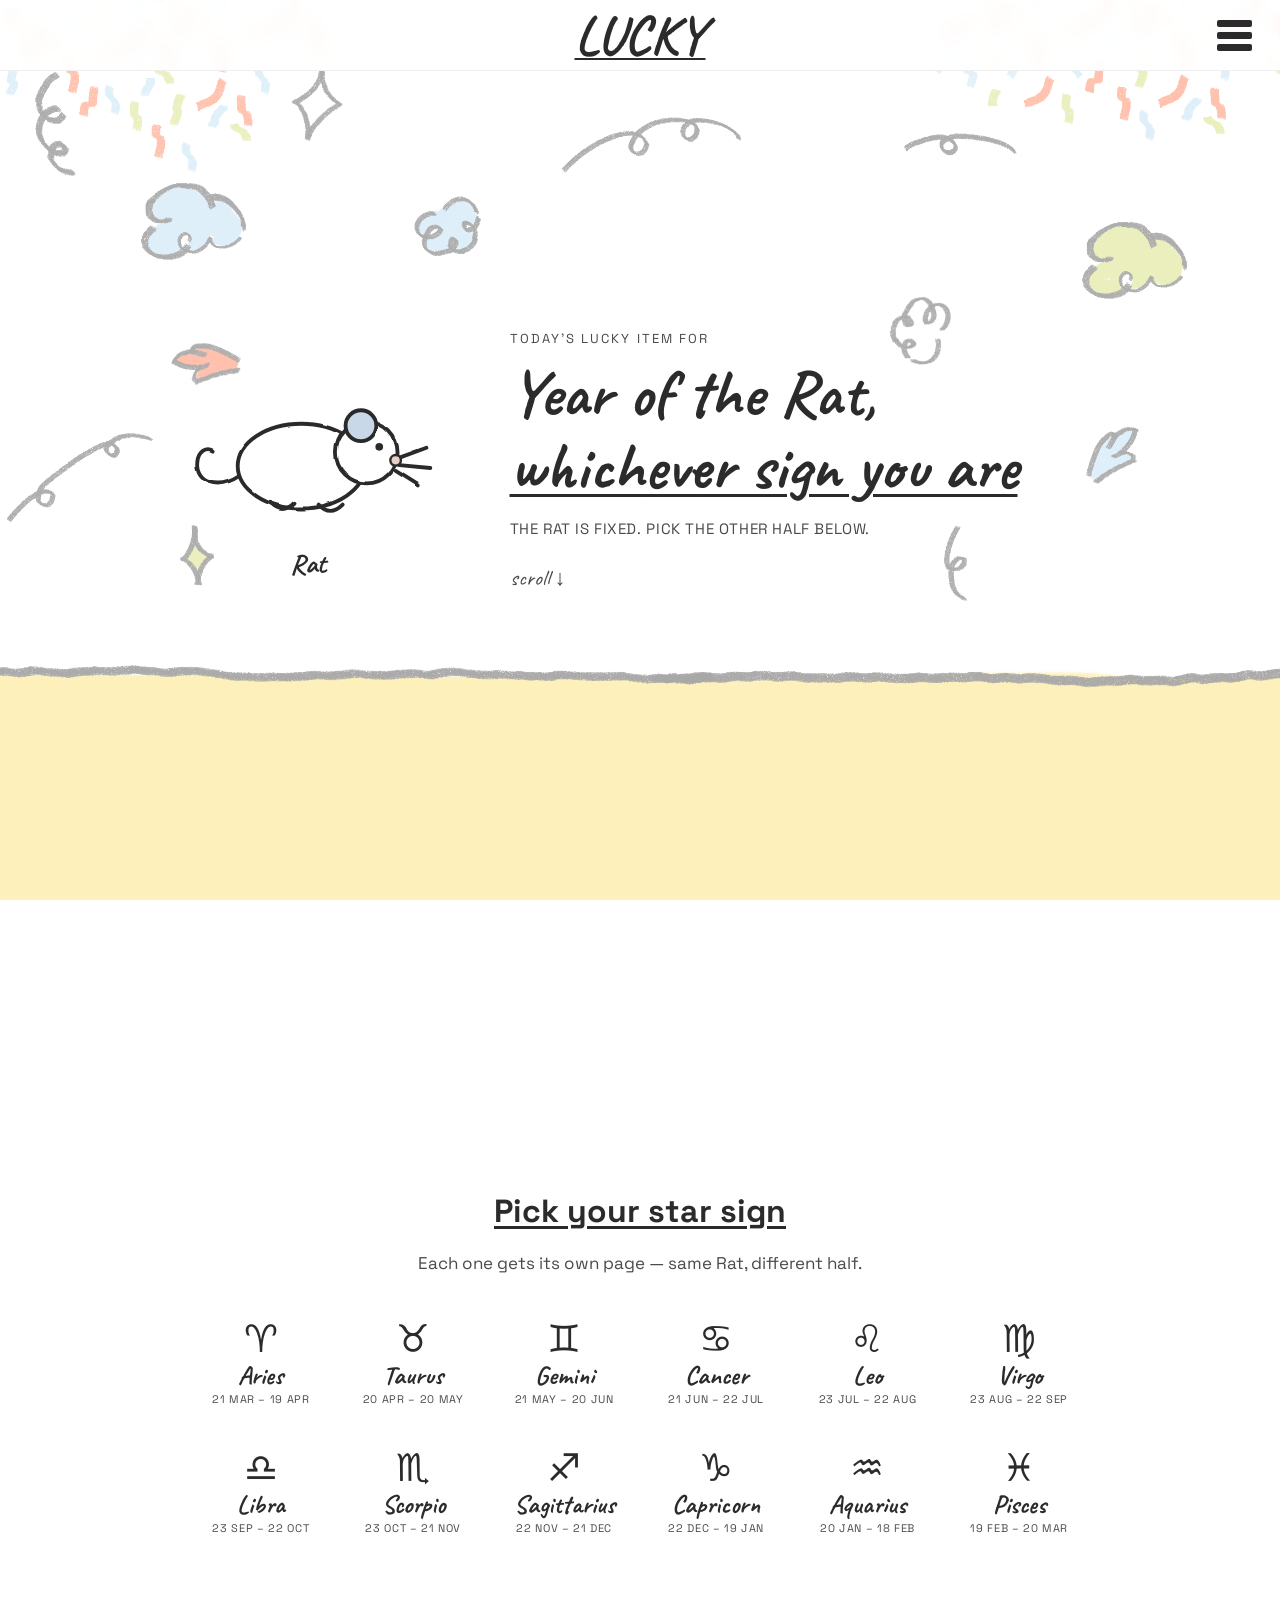
<file: index.html>
<!DOCTYPE html>
<html lang="en">
<head>
  <meta charset="UTF-8" />
  <meta name="viewport" content="width=device-width, initial-scale=1.0" />
  <title>LUCKY — Year of the Rat</title>

  <!-- Bootstrap 5 -->
  <link href="https://cdn.jsdelivr.net/npm/bootstrap@5.3.0/dist/css/bootstrap.min.css" rel="stylesheet" />

  <!-- Google Fonts — same pairing as HELPFUL -->
  <link href="https://fonts.googleapis.com/css2?family=Space+Grotesk:wght@400;600;700&family=Caveat:wght@500;700&display=swap" rel="stylesheet" />

  <link rel="stylesheet" href="style_1.css" />
  <meta name="theme-color" content="#2B2B2B" />
</head>

<!-- No data-sign on this page: it is the chooser, so script.js
     wires the menu and stops before building a reading. -->
<body>

  <svg width="0" height="0" style="position:absolute" aria-hidden="true">
    <filter id="roughen">
      <feTurbulence type="fractalNoise" baseFrequency="0.035" numOctaves="2" seed="7" result="n" />
      <feDisplacementMap in="SourceGraphic" in2="n" scale="3" xChannelSelector="R" yChannelSelector="G" />
    </filter>
    <filter id="roughen2">
      <feTurbulence type="fractalNoise" baseFrequency="0.02" numOctaves="3" seed="19" result="n" />
      <feDisplacementMap in="SourceGraphic" in2="n" scale="5" xChannelSelector="R" yChannelSelector="G" />
    </filter>
  </svg>

  <!-- ── NAV ──────────────────────────────────────────── -->
  <nav class="nav-bar">
    <div></div>
    <a class="nav-logo" href="index_2.html" aria-label="LUCKY — home">LUCKY</a>
    <button class="hamburger" id="menuBtn" aria-label="Open menu">
      <span></span><span></span><span></span>
    </button>
  </nav>

  <div class="overlay" id="overlay"></div>
  <div class="side-menu" id="sideMenu">
    <button class="menu-close" id="menuClose" aria-label="Close menu">✕</button>
    <p class="menu-head">Year of the Rat ×</p>
    <p class="menu-sub">Pick your star sign</p>
    <div class="sign-list" id="signList"></div>
  </div>

  <!-- ── HERO ─────────────────────────────────────────── -->
  <section class="snap-section hero" id="top">
    <div class="container">
      <div class="row align-items-center g-4 justify-content-center">

        <div class="col-6 col-md-4 d-flex justify-content-center">
          <div class="doodle-char animate-in">
            <svg viewBox="0 0 270 210" role="img" aria-label="A hand-drawn rat">
              <g filter="url(#roughen)" fill="none" stroke="#2B2B2B" stroke-width="4"
                 stroke-linecap="round" stroke-linejoin="round">
                <path d="M64 142 C 40 158 18 148 20 128 C 21 116 30 112 36 116" />
                <ellipse cx="128" cy="132" rx="66" ry="44" fill="#FFFFFF" />
                <circle cx="196" cy="118" r="32" fill="#FFFFFF" />
                <circle cx="190" cy="90" r="16" fill="#C8D8E8" />
                <path d="M96 170 q 12 13 25 0" />
                <path d="M146 172 q 12 13 25 0" />
                <path d="M228 124 l 30 -11 M230 131 l 32 3 M226 137 l 24 15" />
              </g>
              <circle cx="209" cy="112" r="4" fill="#2B2B2B" />
              <circle cx="226" cy="126" r="5.5" fill="#E8CFC8" stroke="#2B2B2B" stroke-width="2.5" />
            </svg>
            <p class="doodle-name">Rat</p>
          </div>
        </div>

        <div class="col-12 col-md-7 text-center text-md-start order-3 order-md-2">
          <p class="hero-eyebrow animate-in">Today's lucky item for</p>
          <h1 class="hero-tagline animate-in delay-1">
            Year of the Rat,<br>
            <span>whichever sign you are</span>
          </h1>
          <p class="hero-sub animate-in delay-2">
            THE RAT IS FIXED. PICK THE OTHER HALF BELOW.
          </p>
          <p class="scroll-hint animate-in delay-3">scroll ↓</p>
        </div>

      </div>
    </div>
  </section>

  <!-- ── THE TWELVE ───────────────────────────────────── -->
  <section class="snap-section section-signs" id="pick">
    <div class="container">
      <div class="row justify-content-center">
        <div class="col-12 text-center">
          <p class="section-heading animate-in">Pick your star sign</p>
          <p class="section-text animate-in delay-1" style="max-width:520px;margin:0 auto 26px">
            Each one gets its own page — same Rat, different half.
          </p>

          <div class="sign-grid animate-in delay-2">
            <a class="sign-card" href="aries.html">
              <span class="g">♈︎</span>
              <span class="n">Aries</span>
              <span class="d">21 Mar – 19 Apr</span>
            </a>
            <a class="sign-card" href="taurus.html">
              <span class="g">♉︎</span>
              <span class="n">Taurus</span>
              <span class="d">20 Apr – 20 May</span>
            </a>
            <a class="sign-card" href="gemini.html">
              <span class="g">♊︎</span>
              <span class="n">Gemini</span>
              <span class="d">21 May – 20 Jun</span>
            </a>
            <a class="sign-card" href="cancer.html">
              <span class="g">♋︎</span>
              <span class="n">Cancer</span>
              <span class="d">21 Jun – 22 Jul</span>
            </a>
            <a class="sign-card" href="leo.html">
              <span class="g">♌︎</span>
              <span class="n">Leo</span>
              <span class="d">23 Jul – 22 Aug</span>
            </a>
            <a class="sign-card" href="virgo.html">
              <span class="g">♍︎</span>
              <span class="n">Virgo</span>
              <span class="d">23 Aug – 22 Sep</span>
            </a>
            <a class="sign-card" href="libra.html">
              <span class="g">♎︎</span>
              <span class="n">Libra</span>
              <span class="d">23 Sep – 22 Oct</span>
            </a>
            <a class="sign-card" href="scorpio.html">
              <span class="g">♏︎</span>
              <span class="n">Scorpio</span>
              <span class="d">23 Oct – 21 Nov</span>
            </a>
            <a class="sign-card" href="sagittarius.html">
              <span class="g">♐︎</span>
              <span class="n">Sagittarius</span>
              <span class="d">22 Nov – 21 Dec</span>
            </a>
            <a class="sign-card" href="capricorn.html">
              <span class="g">♑︎</span>
              <span class="n">Capricorn</span>
              <span class="d">22 Dec – 19 Jan</span>
            </a>
            <a class="sign-card" href="aquarius.html">
              <span class="g">♒︎</span>
              <span class="n">Aquarius</span>
              <span class="d">20 Jan – 18 Feb</span>
            </a>
            <a class="sign-card" href="pisces.html">
              <span class="g">♓︎</span>
              <span class="n">Pisces</span>
              <span class="d">19 Feb – 20 Mar</span>
            </a>
          </div>
        </div>
      </div>
    </div>
  </section>

  <script src="https://cdn.jsdelivr.net/npm/bootstrap@5.3.0/dist/js/bootstrap.bundle.min.js"></script>
  <script src="script.js" defer></script>
</body>
</html>
</file>
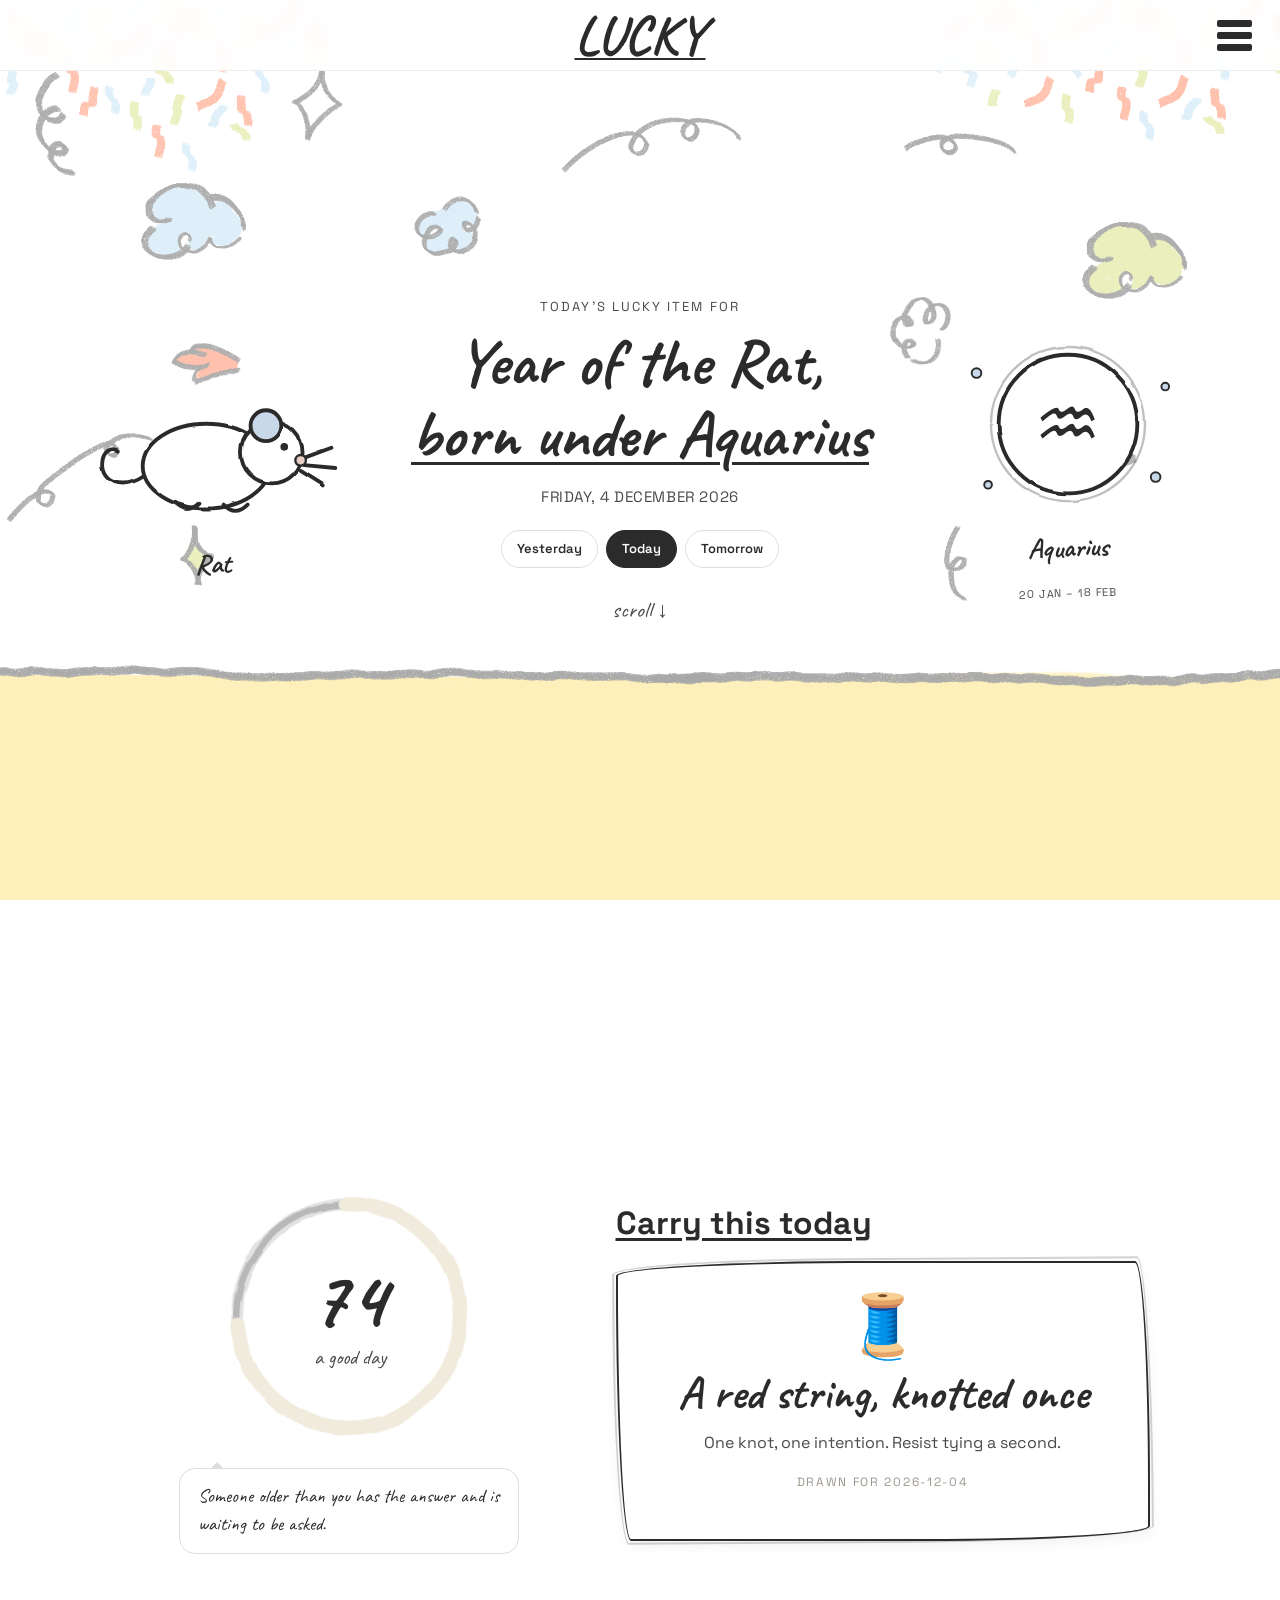
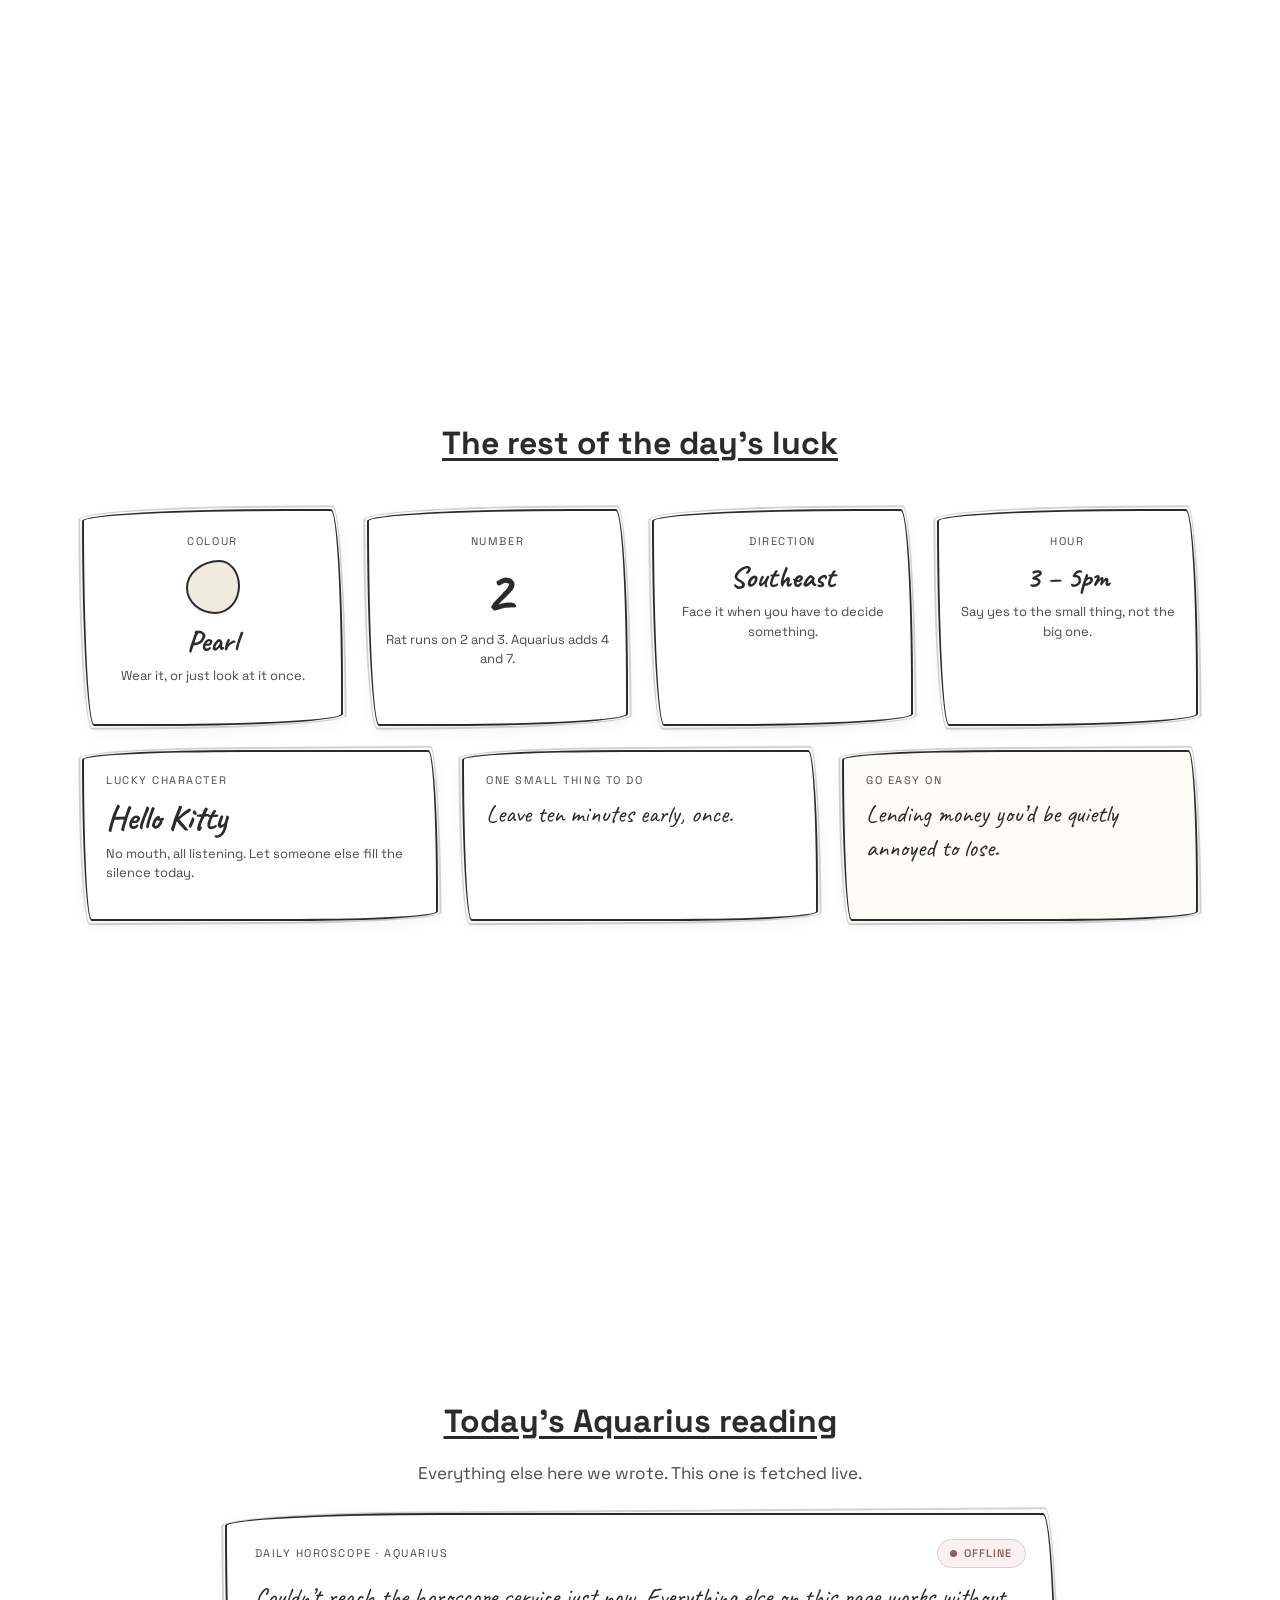
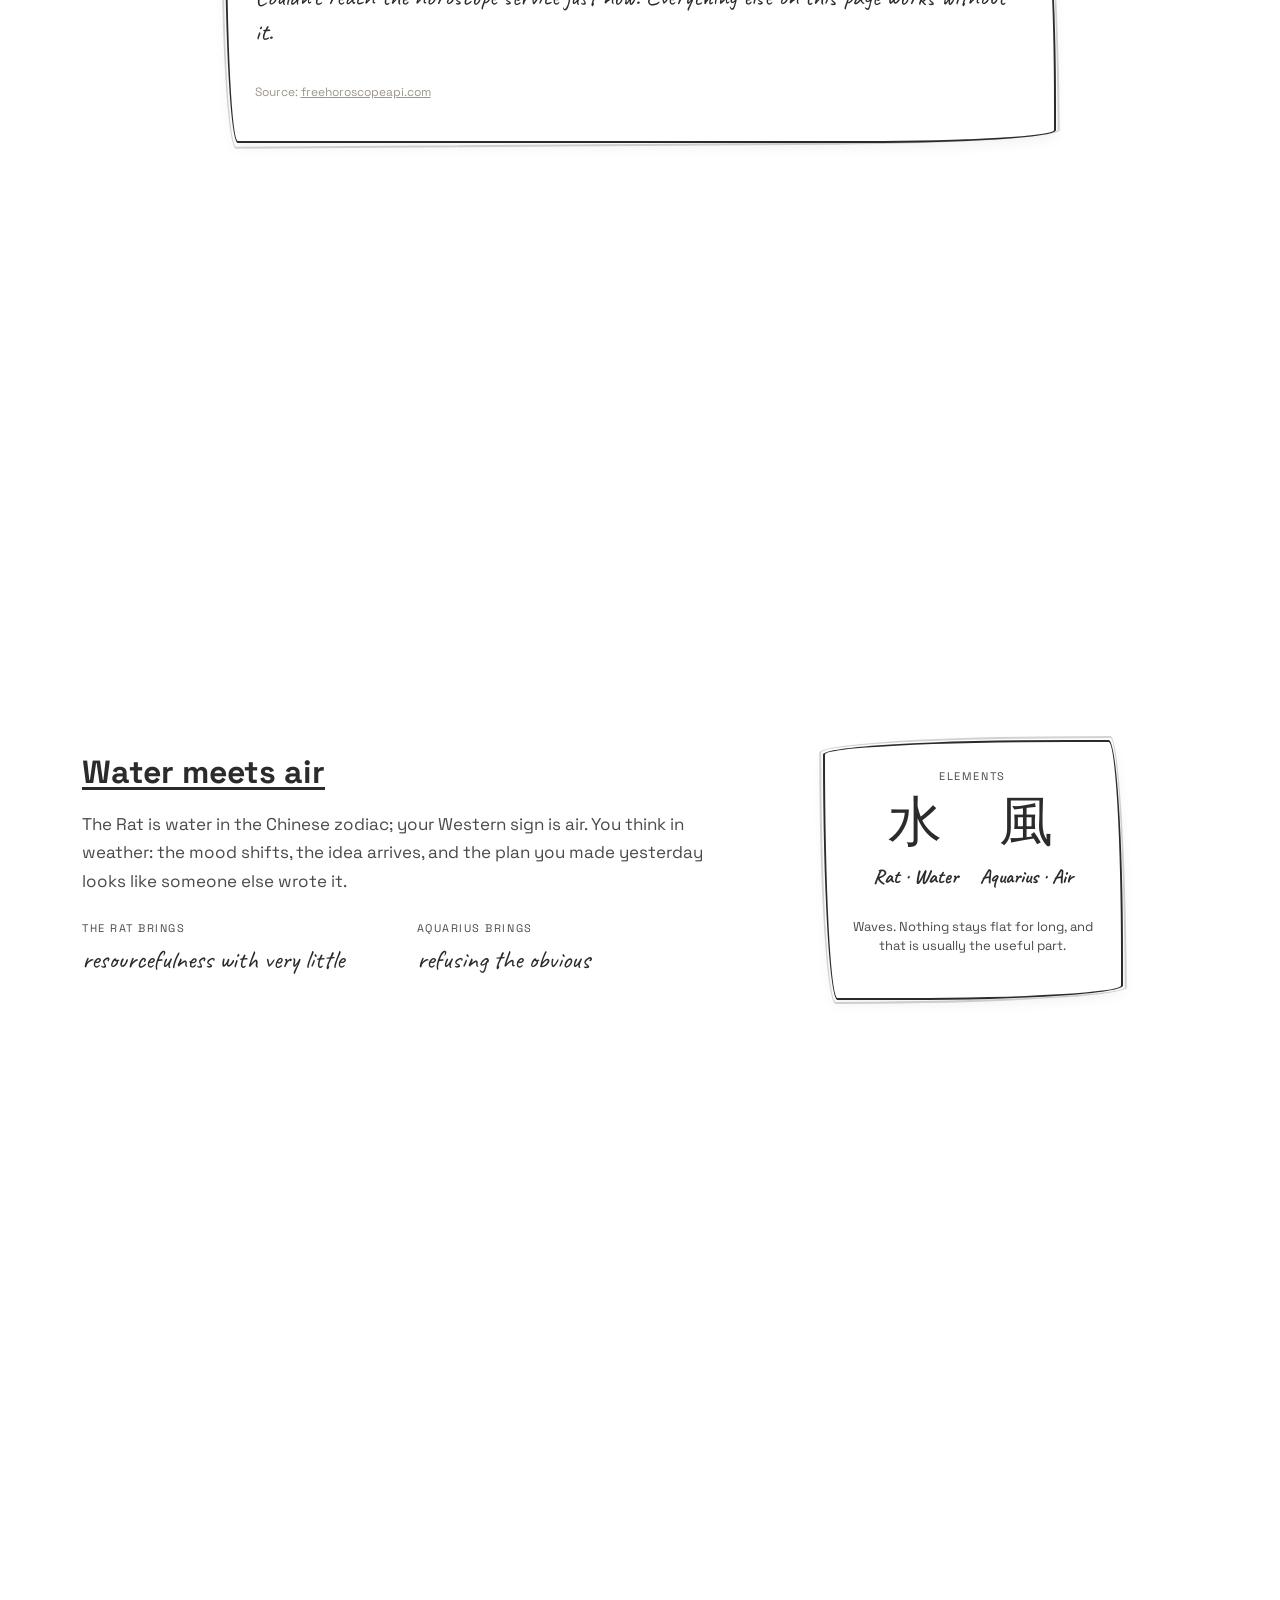
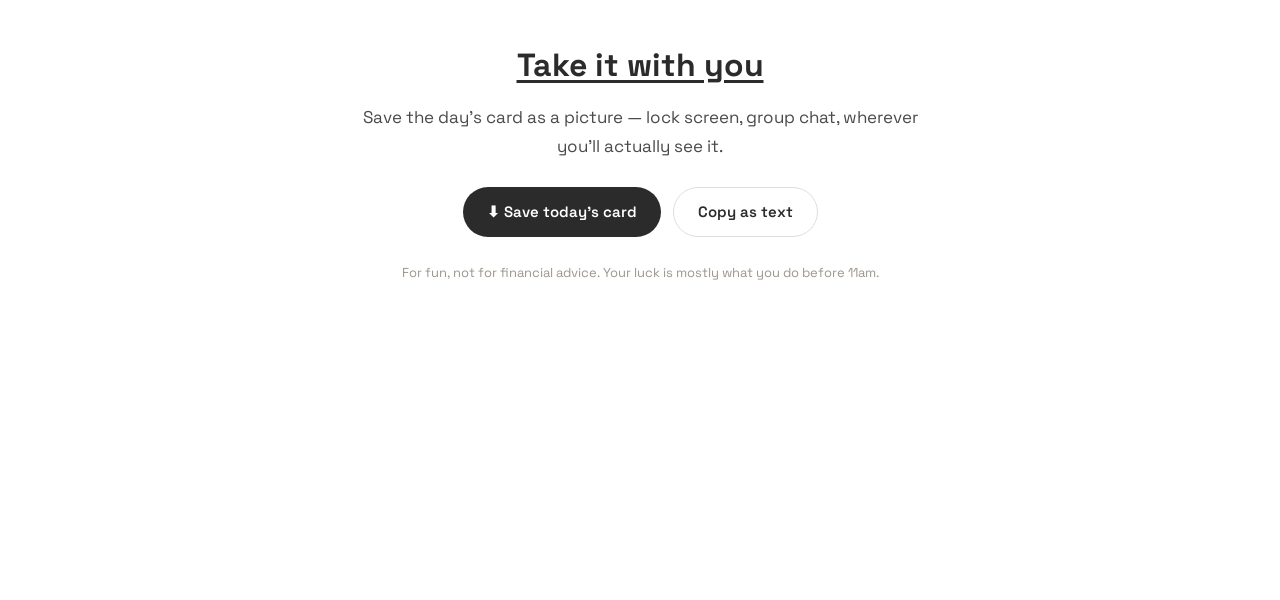
<file: aquarius.html>
<!DOCTYPE html>
<html lang="en">
<head>
  <meta charset="UTF-8" />
  <meta name="viewport" content="width=device-width, initial-scale=1.0" />
  <title>LUCKY — Rat × Aquarius</title>

  <!-- Bootstrap 5 -->
  <link href="https://cdn.jsdelivr.net/npm/bootstrap@5.3.0/dist/css/bootstrap.min.css" rel="stylesheet" />

  <!-- Google Fonts — same pairing as HELPFUL -->
  <link href="https://fonts.googleapis.com/css2?family=Space+Grotesk:wght@400;600;700&family=Caveat:wght@500;700&display=swap" rel="stylesheet" />

  <link rel="stylesheet" href="style_1.css" />
  <meta name="theme-color" content="#2B2B2B" />
</head>

<body data-sign="aquarius">

  <!-- ══ SKETCH FILTER ═══════════════════════════════════
       One feTurbulence + feDisplacementMap, reused by every
       drawn line on the page. Same trick as the timer dial. -->
  <svg width="0" height="0" style="position:absolute" aria-hidden="true">
    <filter id="roughen">
      <feTurbulence type="fractalNoise" baseFrequency="0.035" numOctaves="2" seed="7" result="n" />
      <feDisplacementMap in="SourceGraphic" in2="n" scale="3" xChannelSelector="R" yChannelSelector="G" />
    </filter>
    <filter id="roughen2">
      <feTurbulence type="fractalNoise" baseFrequency="0.02" numOctaves="3" seed="19" result="n" />
      <feDisplacementMap in="SourceGraphic" in2="n" scale="5" xChannelSelector="R" yChannelSelector="G" />
    </filter>
  </svg>

  <!-- ── NAV ──────────────────────────────────────────── -->
  <nav class="nav-bar">
    <div></div>
    <a class="nav-logo" href="#top" aria-label="LUCKY — back to top">LUCKY</a>
    <button class="hamburger" id="menuBtn" aria-label="Open menu">
      <span></span><span></span><span></span>
    </button>
  </nav>

  <div class="overlay" id="overlay"></div>
  <div class="side-menu" id="sideMenu">
    <button class="menu-close" id="menuClose" aria-label="Close menu">✕</button>
    <a class="menu-home" href="index_2.html">← All signs</a>
    <p class="menu-head">Year of the Rat ×</p>
    <p class="menu-sub">Pick your star sign</p>
    <!-- the twelve buttons are built by script.js from SIGNS -->
    <div class="sign-list" id="signList"></div>
  </div>

  <!-- ── SECTION 1 — HERO ─────────────────────────────── -->
  <section class="snap-section hero" id="top">
    <div class="container">
      <div class="row align-items-center g-4">

        <!-- left character — the Rat -->
        <div class="col-6 col-md-3 d-flex justify-content-center">
          <div class="doodle-char animate-in">
            <svg viewBox="0 0 270 210" role="img" aria-label="A hand-drawn rat">
              <g filter="url(#roughen)" fill="none" stroke="#2B2B2B" stroke-width="4"
                 stroke-linecap="round" stroke-linejoin="round">
                <path d="M64 142 C 40 158 18 148 20 128 C 21 116 30 112 36 116" />
                <ellipse cx="128" cy="132" rx="66" ry="44" fill="#FFFFFF" />
                <circle cx="196" cy="118" r="32" fill="#FFFFFF" />
                <circle cx="190" cy="90" r="16" fill="#C8D8E8" />
                <path d="M96 170 q 12 13 25 0" />
                <path d="M146 172 q 12 13 25 0" />
                <path d="M228 124 l 30 -11 M230 131 l 32 3 M226 137 l 24 15" />
              </g>
              <circle cx="209" cy="112" r="4" fill="#2B2B2B" />
              <circle cx="226" cy="126" r="5.5" fill="#E8CFC8" stroke="#2B2B2B" stroke-width="2.5" />
            </svg>
            <p class="doodle-name">Rat</p>
          </div>
        </div>

        <!-- centre text -->
        <div class="col-12 col-md-6 text-center order-3 order-md-2">
          <p class="hero-eyebrow animate-in">Today's lucky item for</p>
          <h1 class="hero-tagline animate-in delay-1">
            Year of the Rat,<br>
            <span id="signLine">born under Aquarius</span>
          </h1>
          <p class="hero-sub animate-in delay-2" id="heroDate">—</p>

          <div class="day-switch animate-in delay-3" id="daySwitch">
            <button class="chip" data-offset="-1">Yesterday</button>
            <button class="chip" data-offset="0" aria-pressed="true">Today</button>
            <button class="chip" data-offset="1">Tomorrow</button>
          </div>

          <p class="scroll-hint animate-in delay-3">scroll ↓</p>
        </div>

        <!-- right character — the chosen star sign -->
        <div class="col-6 col-md-3 d-flex justify-content-center order-2 order-md-3">
          <div class="doodle-char animate-in delay-2">
            <svg viewBox="0 0 270 210" role="img" aria-label="Your star sign">
              <g filter="url(#roughen)" fill="none" stroke="#2B2B2B" stroke-width="4"
                 stroke-linecap="round" stroke-linejoin="round">
                <circle cx="135" cy="105" r="72" fill="#FFFFFF" />
                <circle cx="135" cy="105" r="80" stroke-width="2.5" opacity=".3" />
              </g>
              <!-- a few stars, because a bare circle looked like a coin -->
              <g fill="#C8D8E8" stroke="#2B2B2B" stroke-width="2">
                <circle cx="40"  cy="52"  r="5" />
                <circle cx="236" cy="66"  r="4" />
                <circle cx="52"  cy="168" r="4" />
                <circle cx="226" cy="160" r="5" />
              </g>
              <text id="signGlyph" x="135" y="105" text-anchor="middle"
                    dominant-baseline="central" class="sign-glyph">♒︎</text>
            </svg>
            <p class="doodle-name" id="signName">Aquarius</p>
            <p class="doodle-dates" id="signDates">20 Jan – 18 Feb</p>
          </div>
        </div>

      </div>
    </div>
  </section>

  <!-- ── SECTION 2 — THE ITEM ─────────────────────────── -->
  <section class="snap-section section-item" id="item">
    <div class="container">
      <div class="row align-items-center g-5 justify-content-center">

        <!-- luck dial -->
        <div class="col-md-5 d-flex flex-column align-items-center">
          <div class="luck-dial doodle" id="luckDial">
            <svg class="ring" viewBox="0 0 200 200">
              <circle class="ring-sketch" cx="100" cy="100" r="86" />
              <circle class="ring-track"  cx="100" cy="100" r="86" />
              <circle class="ring-fill"   cx="100" cy="100" r="86" id="ringFill" />
            </svg>
            <div class="dial-face">
              <span class="dial-num" id="luckNum">—</span>
              <span class="dial-label" id="luckLabel">luck today</span>
            </div>
          </div>
          <div class="speech-bubble animate-in" id="readingBubble">—</div>
        </div>

        <!-- the item card -->
        <div class="col-md-6">
          <p class="section-heading animate-in">Carry this today</p>
          <div class="doodle-box item-card animate-in delay-1">
            <div class="item-icon" id="itemIcon">✦</div>
            <p class="item-name" id="itemName">—</p>
            <p class="item-note" id="itemNote">—</p>
            <p class="item-stamp" id="itemStamp">—</p>
          </div>
        </div>

      </div>
    </div>
  </section>

  <!-- ── SECTION 3 — THE DETAILS ──────────────────────── -->
  <section class="snap-section section-details" id="details">
    <div class="container">
      <div class="row g-4 justify-content-center">

        <div class="col-12 text-center mb-1">
          <p class="section-heading animate-in">The rest of the day's luck</p>
        </div>

        <div class="col-md-3 col-6">
          <div class="doodle-box mini-card animate-in">
            <p class="mini-label">Colour</p>
            <span class="swatch" id="colourSwatch"></span>
            <p class="mini-value" id="colourName">—</p>
            <p class="mini-note">Wear it, or just look at it once.</p>
          </div>
        </div>

        <div class="col-md-3 col-6">
          <div class="doodle-box mini-card animate-in delay-1">
            <p class="mini-label">Number</p>
            <p class="mini-big" id="luckyNumber">—</p>
            <p class="mini-note" id="numberNote">—</p>
          </div>
        </div>

        <div class="col-md-3 col-6">
          <div class="doodle-box mini-card animate-in delay-2">
            <p class="mini-label">Direction</p>
            <p class="mini-value" id="luckyDirection">—</p>
            <p class="mini-note">Face it when you have to decide something.</p>
          </div>
        </div>

        <div class="col-md-3 col-6">
          <div class="doodle-box mini-card animate-in delay-3">
            <p class="mini-label">Hour</p>
            <p class="mini-value" id="luckyHour">—</p>
            <p class="mini-note" id="hourNote">—</p>
          </div>
        </div>

        <div class="col-md-4 col-12">
          <div class="doodle-box strip-card char-card animate-in">
            <p class="mini-label">Lucky character</p>
            <p class="char-name" id="charName">—</p>
            <p class="mini-note" id="charNote">—</p>
          </div>
        </div>

        <div class="col-md-4 col-12">
          <div class="doodle-box strip-card animate-in delay-1">
            <p class="mini-label">One small thing to do</p>
            <p class="strip-text" id="microAction">—</p>
          </div>
        </div>

        <div class="col-md-4 col-12">
          <div class="doodle-box strip-card warn animate-in delay-2">
            <p class="mini-label">Go easy on</p>
            <p class="strip-text" id="avoidThing">—</p>
          </div>
        </div>

      </div>
    </div>
  </section>

  <!-- ── SECTION 4 — LIVE HOROSCOPE ───────────────────────
       The only part of this page that isn't ours. Pulled from
       freehoroscopeapi.com (free, no API key). If the request
       fails — offline, blocked, service down — the card says so
       and the rest of the page carries on unaffected.          -->
  <section class="snap-section section-horoscope" id="horoscope">
    <div class="container">
      <div class="row justify-content-center">
        <div class="col-lg-9">

          <p class="section-heading animate-in text-center" id="horoHeading">Today's reading</p>
          <p class="section-text animate-in delay-1 text-center" style="max-width:520px;margin:0 auto 26px">
            Everything else here we wrote. This one is fetched live.
          </p>

          <div class="doodle-box horo-card animate-in delay-2">
            <div class="horo-head">
              <span class="mini-label" style="margin:0" id="horoLabel">Daily horoscope</span>
              <span class="horo-badge loading" id="horoBadge">loading</span>
            </div>
            <p class="horo-text" id="horoText">Fetching today's reading…</p>
            <p class="horo-source" id="horoSource">
              Source: <a href="https://freehoroscopeapi.com" target="_blank" rel="noopener">freehoroscopeapi.com</a>
            </p>
          </div>

        </div>
      </div>
    </div>
  </section>

  <!-- ── SECTION 4 — THE TWO SIGNS ────────────────────── -->
  <section class="snap-section section-signs" id="signs">
    <div class="container">
      <div class="row align-items-center g-4">

        <div class="col-md-7">
          <p class="section-heading animate-in" id="blendHeading">&nbsp;</p>
          <p class="section-text animate-in delay-1" id="blendText">—</p>

          <div class="brings animate-in delay-2">
            <div class="brings-col">
              <p class="brings-head">The Rat brings</p>
              <p class="brings-text" id="ratBrings">—</p>
            </div>
            <div class="brings-col">
              <p class="brings-head" id="signBringsHead">Aquarius brings</p>
              <p class="brings-text" id="signBrings">—</p>
            </div>
          </div>
        </div>

        <div class="col-md-5 d-flex justify-content-center">
          <div class="doodle-box element-card animate-in delay-1">
            <p class="mini-label">Elements</p>
            <div class="elem-pair">
              <div>
                <p class="elem-glyph">水</p>
                <p class="elem-name">Rat · Water</p>
              </div>
              <div>
                <p class="elem-glyph" id="signElemGlyph">水</p>
                <p class="elem-name" id="signElemName">&nbsp;</p>
              </div>
            </div>
            <p class="mini-note" id="blendNote">—</p>
          </div>
        </div>

      </div>
    </div>
  </section>

  <!-- ── SECTION 5 — SAVE ─────────────────────────────── -->
  <section class="snap-section section-save" id="save">
    <div class="container text-center">
      <p class="section-heading animate-in">Take it with you</p>
      <p class="section-text animate-in delay-1" style="max-width:560px;margin:0 auto 26px">
        Save the day's card as a picture — lock screen, group chat, wherever
        you'll actually see it.
      </p>

      <div class="save-actions animate-in delay-2">
        <button class="bth bth-primary" id="saveBtn">⬇ Save today's card</button>
        <button class="bth bth-soft" id="copyBtn">Copy as text</button>
      </div>

      <p class="disclaimer animate-in delay-3">
        For fun, not for financial advice. Your luck is mostly what you do before 11am.
      </p>
    </div>
  </section>

  <div class="toast" id="toast"></div>

  <script src="https://cdn.jsdelivr.net/npm/bootstrap@5.3.0/dist/js/bootstrap.bundle.min.js"></script>
  <script src="script.js" defer></script>
</body>
</html>
</file>
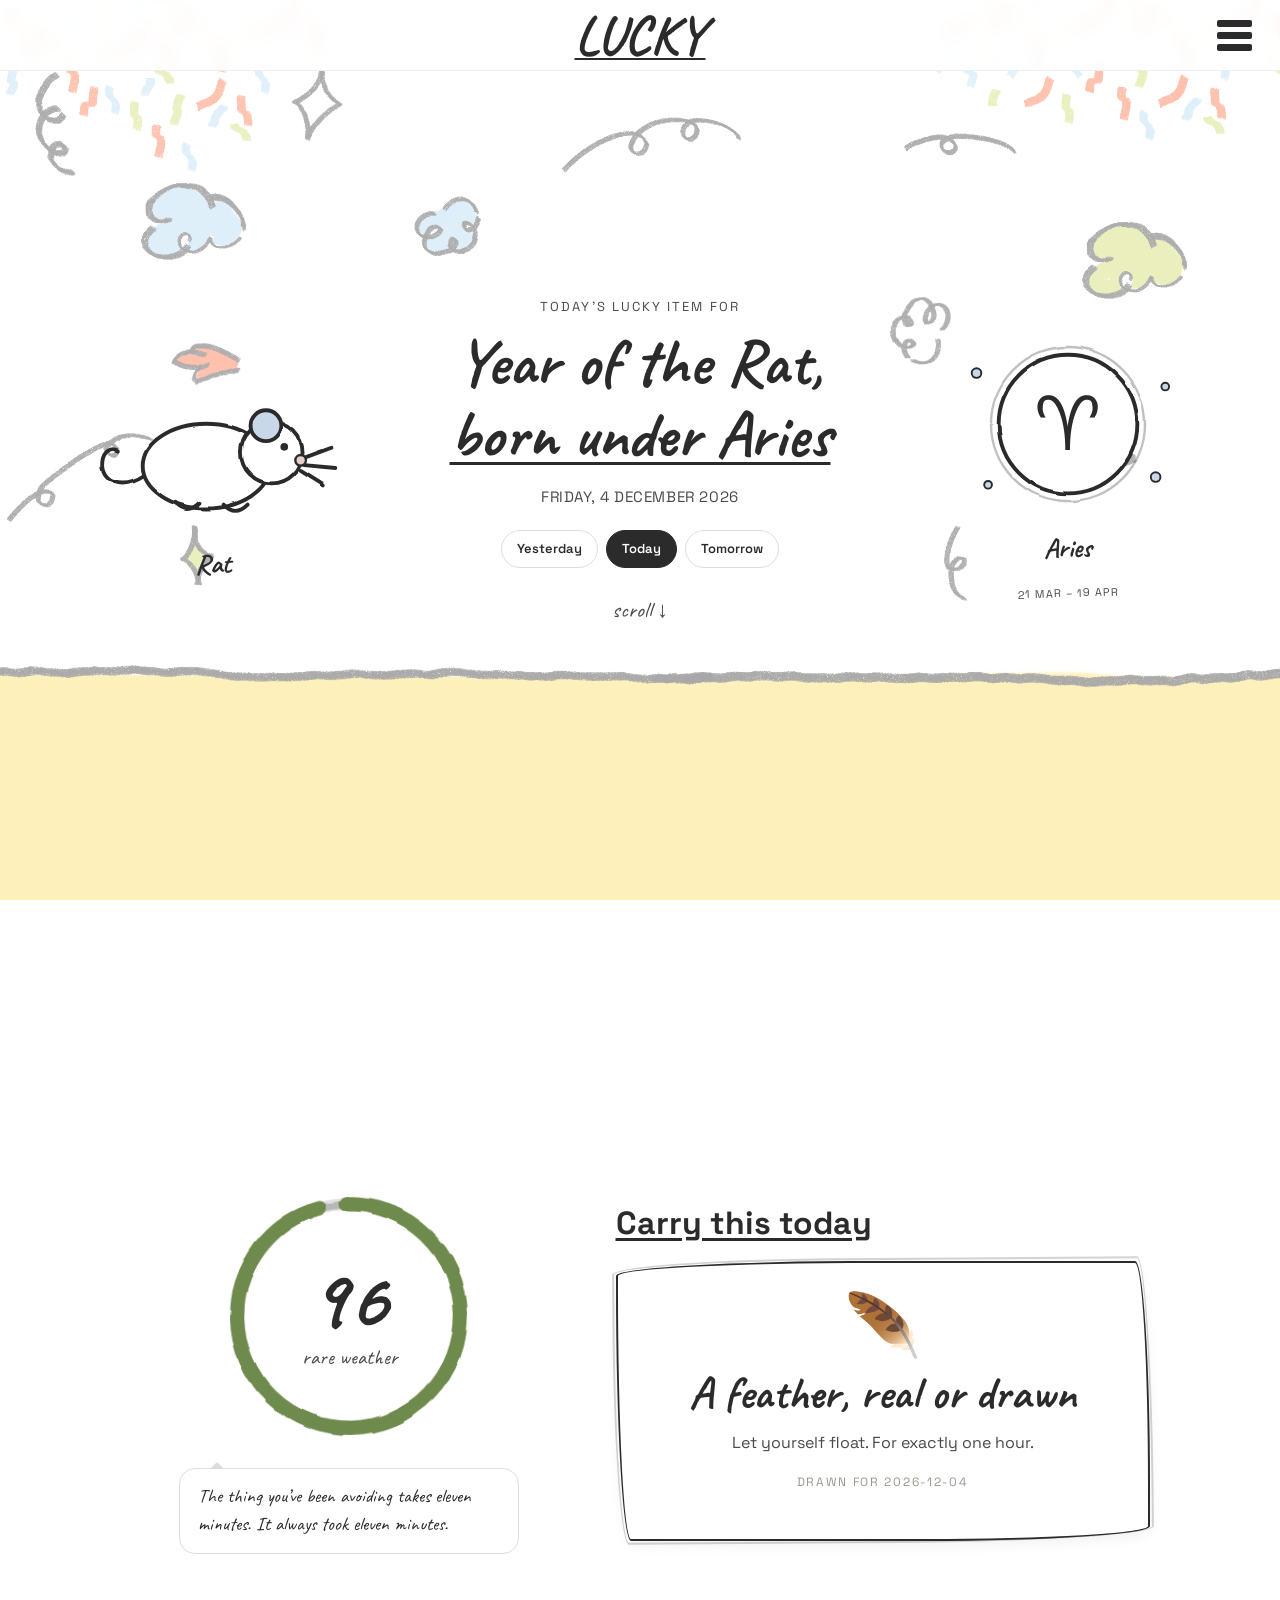
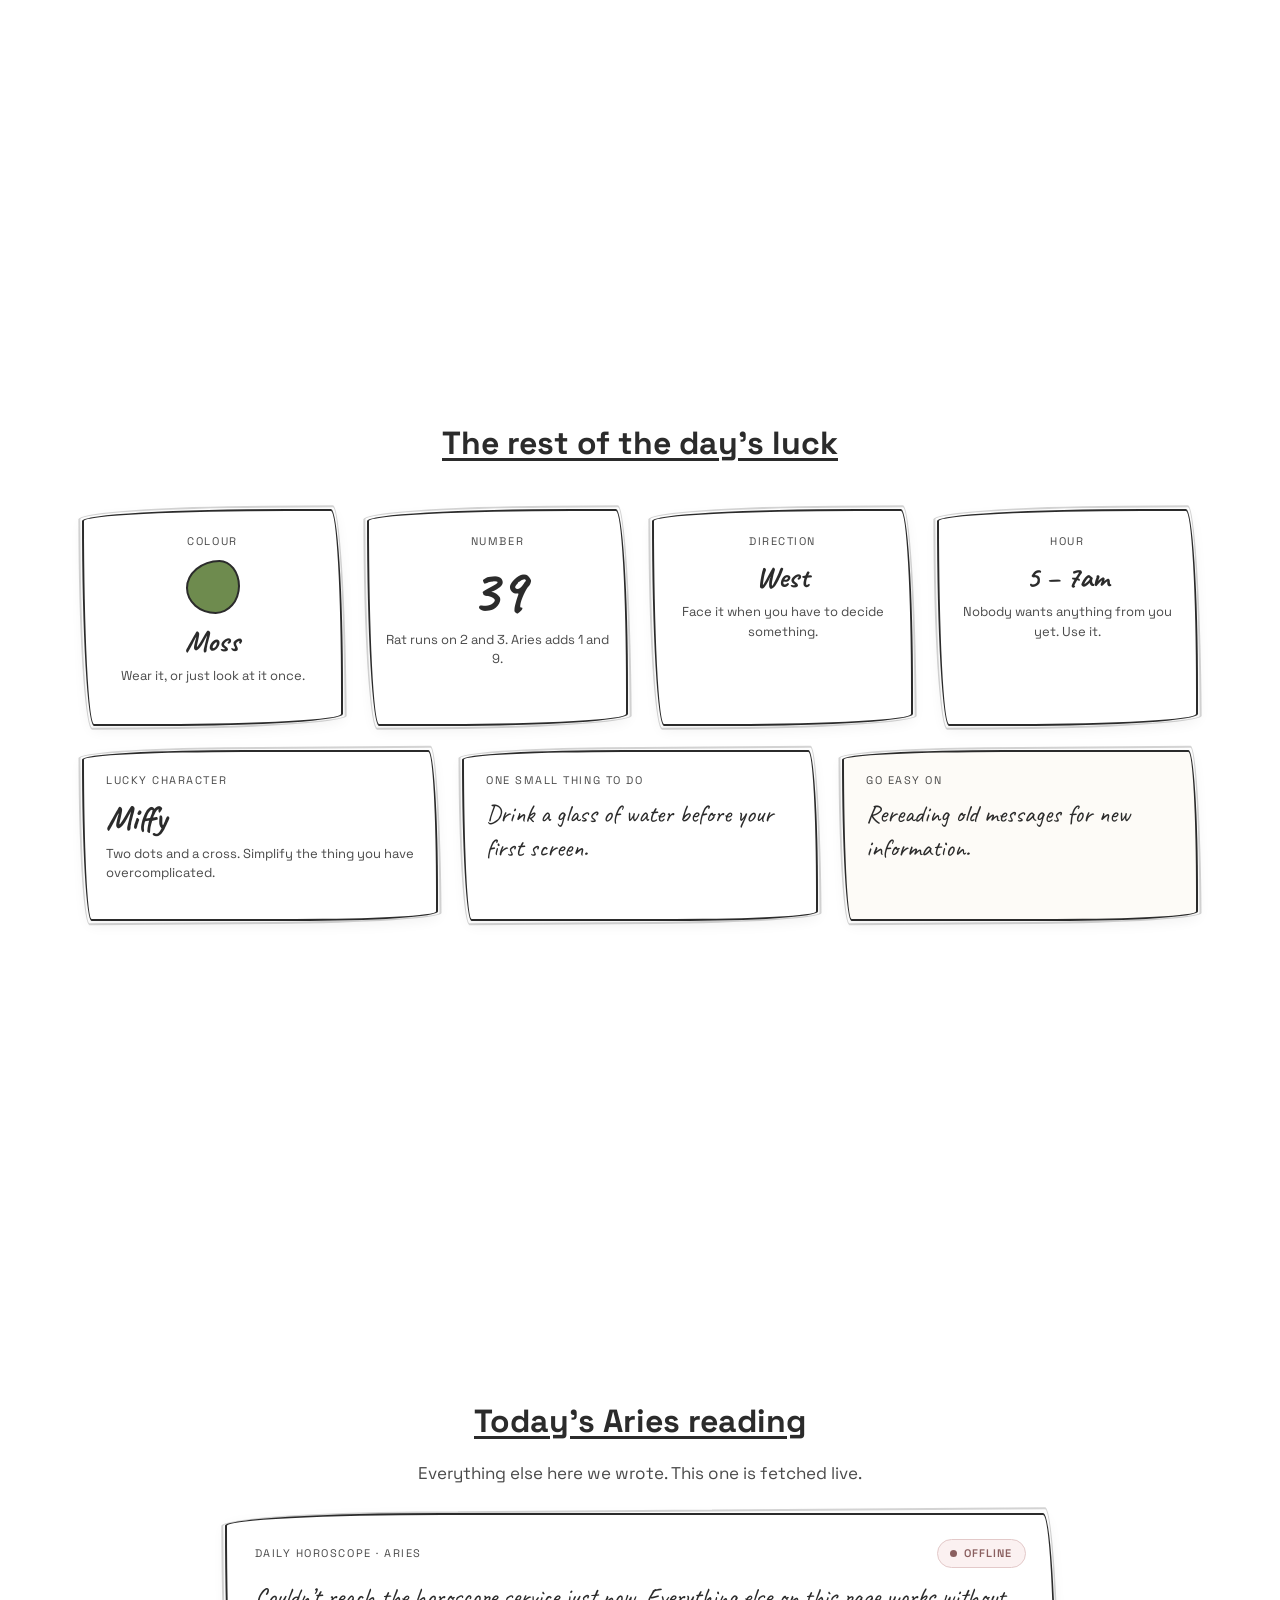
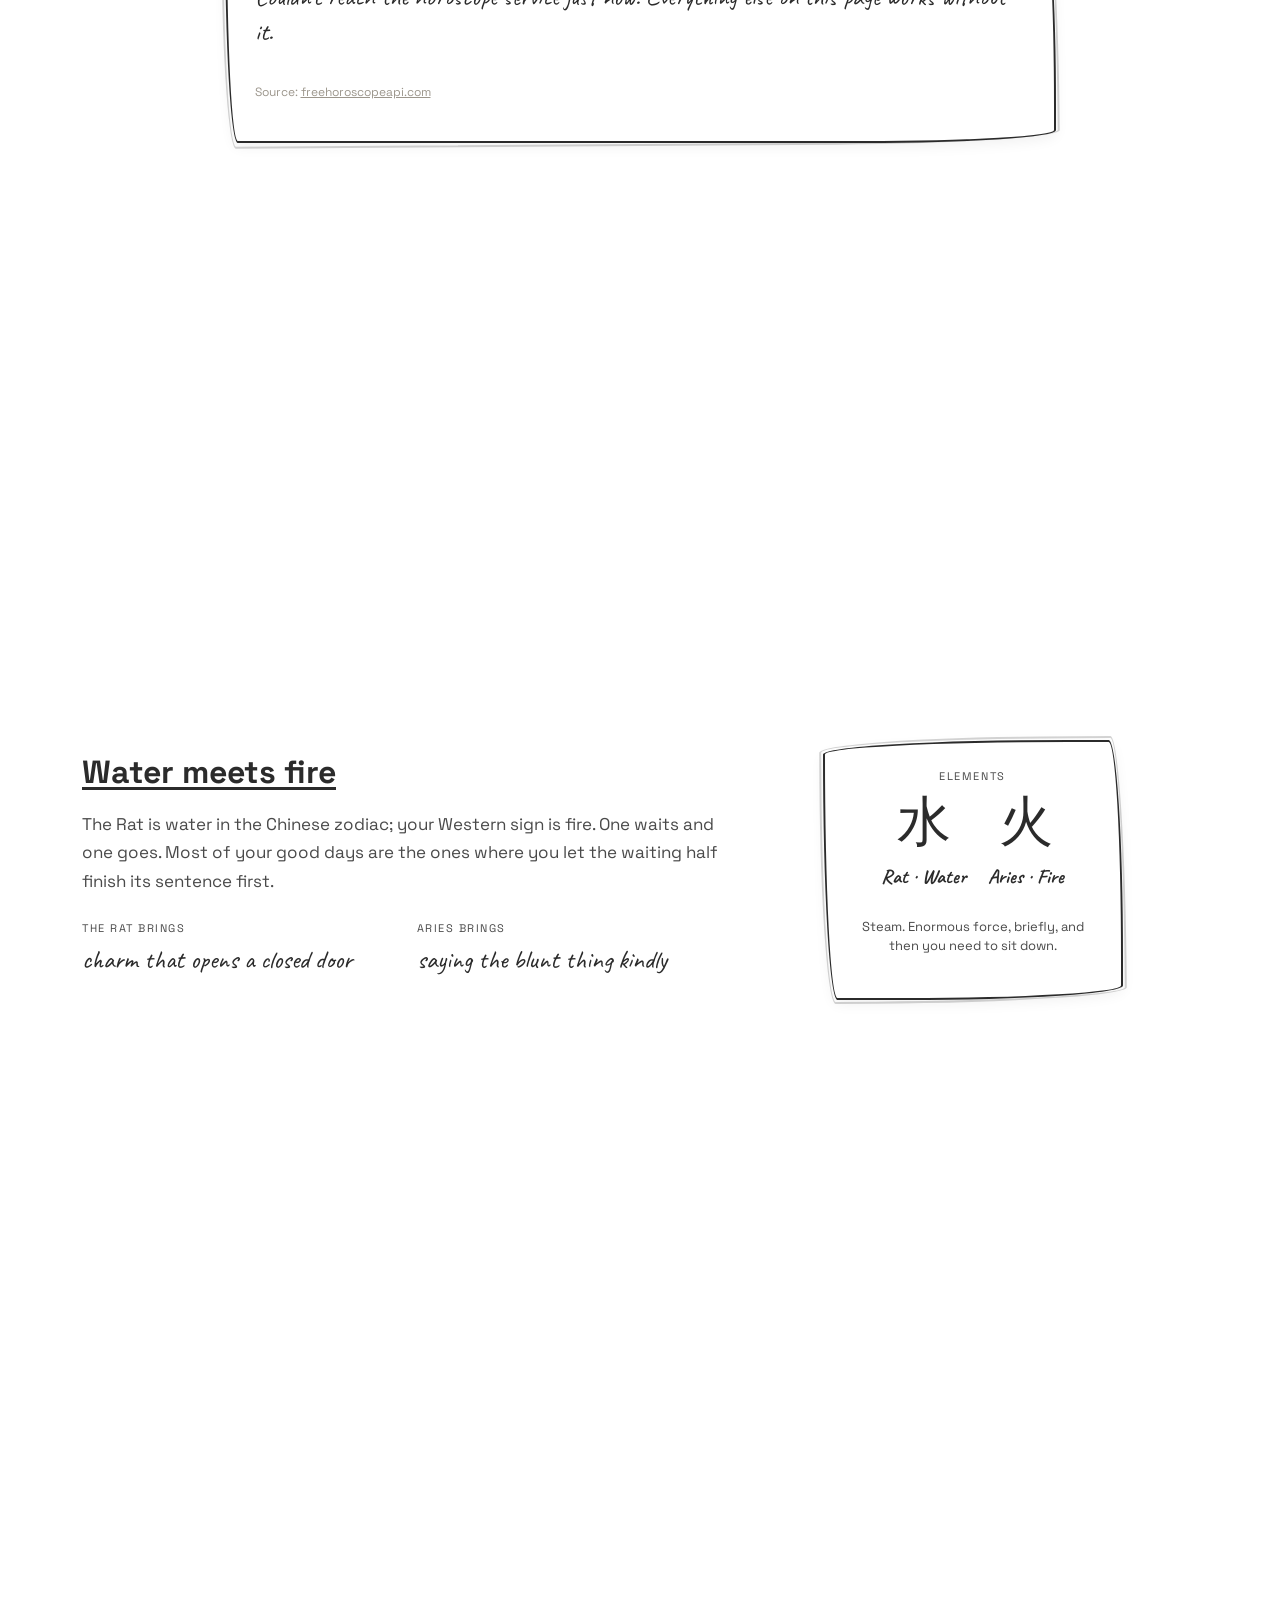
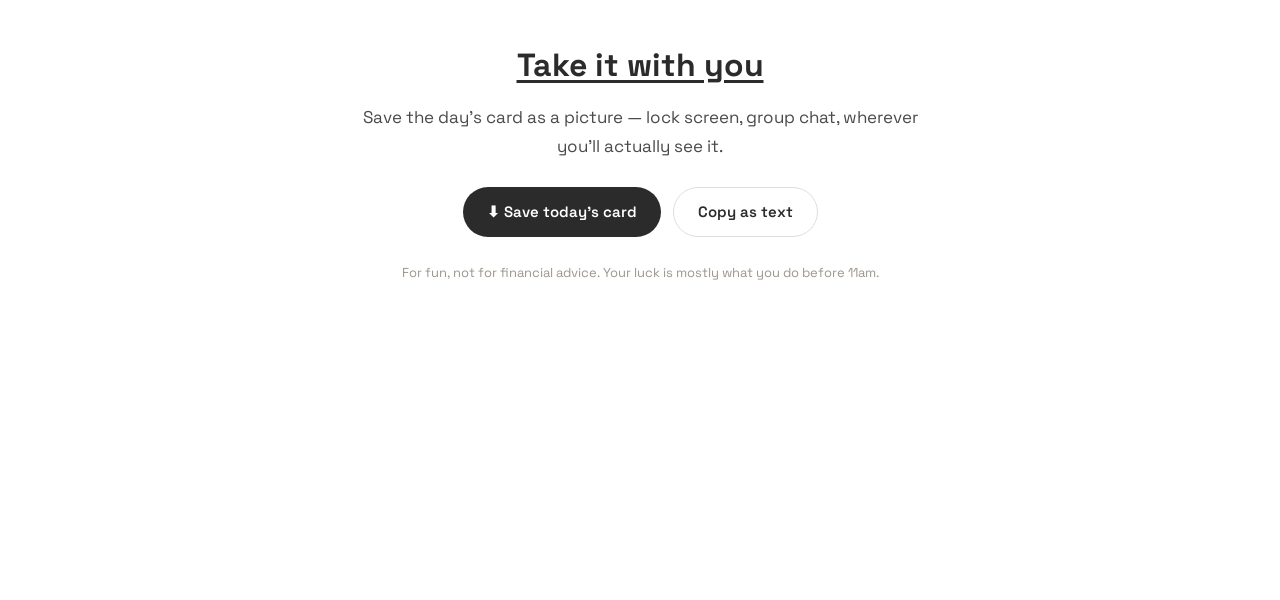
<file: aries.html>
<!DOCTYPE html>
<html lang="en">
<head>
  <meta charset="UTF-8" />
  <meta name="viewport" content="width=device-width, initial-scale=1.0" />
  <title>LUCKY — Rat × Aries</title>

  <!-- Bootstrap 5 -->
  <link href="https://cdn.jsdelivr.net/npm/bootstrap@5.3.0/dist/css/bootstrap.min.css" rel="stylesheet" />

  <!-- Google Fonts — same pairing as HELPFUL -->
  <link href="https://fonts.googleapis.com/css2?family=Space+Grotesk:wght@400;600;700&family=Caveat:wght@500;700&display=swap" rel="stylesheet" />

  <link rel="stylesheet" href="style_1.css" />
  <meta name="theme-color" content="#2B2B2B" />
</head>

<body data-sign="aries">

  <!-- ══ SKETCH FILTER ═══════════════════════════════════
       One feTurbulence + feDisplacementMap, reused by every
       drawn line on the page. Same trick as the timer dial. -->
  <svg width="0" height="0" style="position:absolute" aria-hidden="true">
    <filter id="roughen">
      <feTurbulence type="fractalNoise" baseFrequency="0.035" numOctaves="2" seed="7" result="n" />
      <feDisplacementMap in="SourceGraphic" in2="n" scale="3" xChannelSelector="R" yChannelSelector="G" />
    </filter>
    <filter id="roughen2">
      <feTurbulence type="fractalNoise" baseFrequency="0.02" numOctaves="3" seed="19" result="n" />
      <feDisplacementMap in="SourceGraphic" in2="n" scale="5" xChannelSelector="R" yChannelSelector="G" />
    </filter>
  </svg>

  <!-- ── NAV ──────────────────────────────────────────── -->
  <nav class="nav-bar">
    <div></div>
    <a class="nav-logo" href="#top" aria-label="LUCKY — back to top">LUCKY</a>
    <button class="hamburger" id="menuBtn" aria-label="Open menu">
      <span></span><span></span><span></span>
    </button>
  </nav>

  <div class="overlay" id="overlay"></div>
  <div class="side-menu" id="sideMenu">
    <button class="menu-close" id="menuClose" aria-label="Close menu">✕</button>
    <a class="menu-home" href="index_2.html">← All signs</a>
    <p class="menu-head">Year of the Rat ×</p>
    <p class="menu-sub">Pick your star sign</p>
    <!-- the twelve buttons are built by script.js from SIGNS -->
    <div class="sign-list" id="signList"></div>
  </div>

  <!-- ── SECTION 1 — HERO ─────────────────────────────── -->
  <section class="snap-section hero" id="top">
    <div class="container">
      <div class="row align-items-center g-4">

        <!-- left character — the Rat -->
        <div class="col-6 col-md-3 d-flex justify-content-center">
          <div class="doodle-char animate-in">
            <svg viewBox="0 0 270 210" role="img" aria-label="A hand-drawn rat">
              <g filter="url(#roughen)" fill="none" stroke="#2B2B2B" stroke-width="4"
                 stroke-linecap="round" stroke-linejoin="round">
                <path d="M64 142 C 40 158 18 148 20 128 C 21 116 30 112 36 116" />
                <ellipse cx="128" cy="132" rx="66" ry="44" fill="#FFFFFF" />
                <circle cx="196" cy="118" r="32" fill="#FFFFFF" />
                <circle cx="190" cy="90" r="16" fill="#C8D8E8" />
                <path d="M96 170 q 12 13 25 0" />
                <path d="M146 172 q 12 13 25 0" />
                <path d="M228 124 l 30 -11 M230 131 l 32 3 M226 137 l 24 15" />
              </g>
              <circle cx="209" cy="112" r="4" fill="#2B2B2B" />
              <circle cx="226" cy="126" r="5.5" fill="#E8CFC8" stroke="#2B2B2B" stroke-width="2.5" />
            </svg>
            <p class="doodle-name">Rat</p>
          </div>
        </div>

        <!-- centre text -->
        <div class="col-12 col-md-6 text-center order-3 order-md-2">
          <p class="hero-eyebrow animate-in">Today's lucky item for</p>
          <h1 class="hero-tagline animate-in delay-1">
            Year of the Rat,<br>
            <span id="signLine">born under Aries</span>
          </h1>
          <p class="hero-sub animate-in delay-2" id="heroDate">—</p>

          <div class="day-switch animate-in delay-3" id="daySwitch">
            <button class="chip" data-offset="-1">Yesterday</button>
            <button class="chip" data-offset="0" aria-pressed="true">Today</button>
            <button class="chip" data-offset="1">Tomorrow</button>
          </div>

          <p class="scroll-hint animate-in delay-3">scroll ↓</p>
        </div>

        <!-- right character — the chosen star sign -->
        <div class="col-6 col-md-3 d-flex justify-content-center order-2 order-md-3">
          <div class="doodle-char animate-in delay-2">
            <svg viewBox="0 0 270 210" role="img" aria-label="Your star sign">
              <g filter="url(#roughen)" fill="none" stroke="#2B2B2B" stroke-width="4"
                 stroke-linecap="round" stroke-linejoin="round">
                <circle cx="135" cy="105" r="72" fill="#FFFFFF" />
                <circle cx="135" cy="105" r="80" stroke-width="2.5" opacity=".3" />
              </g>
              <!-- a few stars, because a bare circle looked like a coin -->
              <g fill="#C8D8E8" stroke="#2B2B2B" stroke-width="2">
                <circle cx="40"  cy="52"  r="5" />
                <circle cx="236" cy="66"  r="4" />
                <circle cx="52"  cy="168" r="4" />
                <circle cx="226" cy="160" r="5" />
              </g>
              <text id="signGlyph" x="135" y="105" text-anchor="middle"
                    dominant-baseline="central" class="sign-glyph">♈︎</text>
            </svg>
            <p class="doodle-name" id="signName">Aries</p>
            <p class="doodle-dates" id="signDates">21 Mar – 19 Apr</p>
          </div>
        </div>

      </div>
    </div>
  </section>

  <!-- ── SECTION 2 — THE ITEM ─────────────────────────── -->
  <section class="snap-section section-item" id="item">
    <div class="container">
      <div class="row align-items-center g-5 justify-content-center">

        <!-- luck dial -->
        <div class="col-md-5 d-flex flex-column align-items-center">
          <div class="luck-dial doodle" id="luckDial">
            <svg class="ring" viewBox="0 0 200 200">
              <circle class="ring-sketch" cx="100" cy="100" r="86" />
              <circle class="ring-track"  cx="100" cy="100" r="86" />
              <circle class="ring-fill"   cx="100" cy="100" r="86" id="ringFill" />
            </svg>
            <div class="dial-face">
              <span class="dial-num" id="luckNum">—</span>
              <span class="dial-label" id="luckLabel">luck today</span>
            </div>
          </div>
          <div class="speech-bubble animate-in" id="readingBubble">—</div>
        </div>

        <!-- the item card -->
        <div class="col-md-6">
          <p class="section-heading animate-in">Carry this today</p>
          <div class="doodle-box item-card animate-in delay-1">
            <div class="item-icon" id="itemIcon">✦</div>
            <p class="item-name" id="itemName">—</p>
            <p class="item-note" id="itemNote">—</p>
            <p class="item-stamp" id="itemStamp">—</p>
          </div>
        </div>

      </div>
    </div>
  </section>

  <!-- ── SECTION 3 — THE DETAILS ──────────────────────── -->
  <section class="snap-section section-details" id="details">
    <div class="container">
      <div class="row g-4 justify-content-center">

        <div class="col-12 text-center mb-1">
          <p class="section-heading animate-in">The rest of the day's luck</p>
        </div>

        <div class="col-md-3 col-6">
          <div class="doodle-box mini-card animate-in">
            <p class="mini-label">Colour</p>
            <span class="swatch" id="colourSwatch"></span>
            <p class="mini-value" id="colourName">—</p>
            <p class="mini-note">Wear it, or just look at it once.</p>
          </div>
        </div>

        <div class="col-md-3 col-6">
          <div class="doodle-box mini-card animate-in delay-1">
            <p class="mini-label">Number</p>
            <p class="mini-big" id="luckyNumber">—</p>
            <p class="mini-note" id="numberNote">—</p>
          </div>
        </div>

        <div class="col-md-3 col-6">
          <div class="doodle-box mini-card animate-in delay-2">
            <p class="mini-label">Direction</p>
            <p class="mini-value" id="luckyDirection">—</p>
            <p class="mini-note">Face it when you have to decide something.</p>
          </div>
        </div>

        <div class="col-md-3 col-6">
          <div class="doodle-box mini-card animate-in delay-3">
            <p class="mini-label">Hour</p>
            <p class="mini-value" id="luckyHour">—</p>
            <p class="mini-note" id="hourNote">—</p>
          </div>
        </div>

        <div class="col-md-4 col-12">
          <div class="doodle-box strip-card char-card animate-in">
            <p class="mini-label">Lucky character</p>
            <p class="char-name" id="charName">—</p>
            <p class="mini-note" id="charNote">—</p>
          </div>
        </div>

        <div class="col-md-4 col-12">
          <div class="doodle-box strip-card animate-in delay-1">
            <p class="mini-label">One small thing to do</p>
            <p class="strip-text" id="microAction">—</p>
          </div>
        </div>

        <div class="col-md-4 col-12">
          <div class="doodle-box strip-card warn animate-in delay-2">
            <p class="mini-label">Go easy on</p>
            <p class="strip-text" id="avoidThing">—</p>
          </div>
        </div>

      </div>
    </div>
  </section>

  <!-- ── SECTION 4 — LIVE HOROSCOPE ───────────────────────
       The only part of this page that isn't ours. Pulled from
       freehoroscopeapi.com (free, no API key). If the request
       fails — offline, blocked, service down — the card says so
       and the rest of the page carries on unaffected.          -->
  <section class="snap-section section-horoscope" id="horoscope">
    <div class="container">
      <div class="row justify-content-center">
        <div class="col-lg-9">

          <p class="section-heading animate-in text-center" id="horoHeading">Today's reading</p>
          <p class="section-text animate-in delay-1 text-center" style="max-width:520px;margin:0 auto 26px">
            Everything else here we wrote. This one is fetched live.
          </p>

          <div class="doodle-box horo-card animate-in delay-2">
            <div class="horo-head">
              <span class="mini-label" style="margin:0" id="horoLabel">Daily horoscope</span>
              <span class="horo-badge loading" id="horoBadge">loading</span>
            </div>
            <p class="horo-text" id="horoText">Fetching today's reading…</p>
            <p class="horo-source" id="horoSource">
              Source: <a href="https://freehoroscopeapi.com" target="_blank" rel="noopener">freehoroscopeapi.com</a>
            </p>
          </div>

        </div>
      </div>
    </div>
  </section>

  <!-- ── SECTION 4 — THE TWO SIGNS ────────────────────── -->
  <section class="snap-section section-signs" id="signs">
    <div class="container">
      <div class="row align-items-center g-4">

        <div class="col-md-7">
          <p class="section-heading animate-in" id="blendHeading">&nbsp;</p>
          <p class="section-text animate-in delay-1" id="blendText">—</p>

          <div class="brings animate-in delay-2">
            <div class="brings-col">
              <p class="brings-head">The Rat brings</p>
              <p class="brings-text" id="ratBrings">—</p>
            </div>
            <div class="brings-col">
              <p class="brings-head" id="signBringsHead">Aries brings</p>
              <p class="brings-text" id="signBrings">—</p>
            </div>
          </div>
        </div>

        <div class="col-md-5 d-flex justify-content-center">
          <div class="doodle-box element-card animate-in delay-1">
            <p class="mini-label">Elements</p>
            <div class="elem-pair">
              <div>
                <p class="elem-glyph">水</p>
                <p class="elem-name">Rat · Water</p>
              </div>
              <div>
                <p class="elem-glyph" id="signElemGlyph">水</p>
                <p class="elem-name" id="signElemName">&nbsp;</p>
              </div>
            </div>
            <p class="mini-note" id="blendNote">—</p>
          </div>
        </div>

      </div>
    </div>
  </section>

  <!-- ── SECTION 5 — SAVE ─────────────────────────────── -->
  <section class="snap-section section-save" id="save">
    <div class="container text-center">
      <p class="section-heading animate-in">Take it with you</p>
      <p class="section-text animate-in delay-1" style="max-width:560px;margin:0 auto 26px">
        Save the day's card as a picture — lock screen, group chat, wherever
        you'll actually see it.
      </p>

      <div class="save-actions animate-in delay-2">
        <button class="bth bth-primary" id="saveBtn">⬇ Save today's card</button>
        <button class="bth bth-soft" id="copyBtn">Copy as text</button>
      </div>

      <p class="disclaimer animate-in delay-3">
        For fun, not for financial advice. Your luck is mostly what you do before 11am.
      </p>
    </div>
  </section>

  <div class="toast" id="toast"></div>

  <script src="https://cdn.jsdelivr.net/npm/bootstrap@5.3.0/dist/js/bootstrap.bundle.min.js"></script>
  <script src="script.js" defer></script>
</body>
</html>
</file>
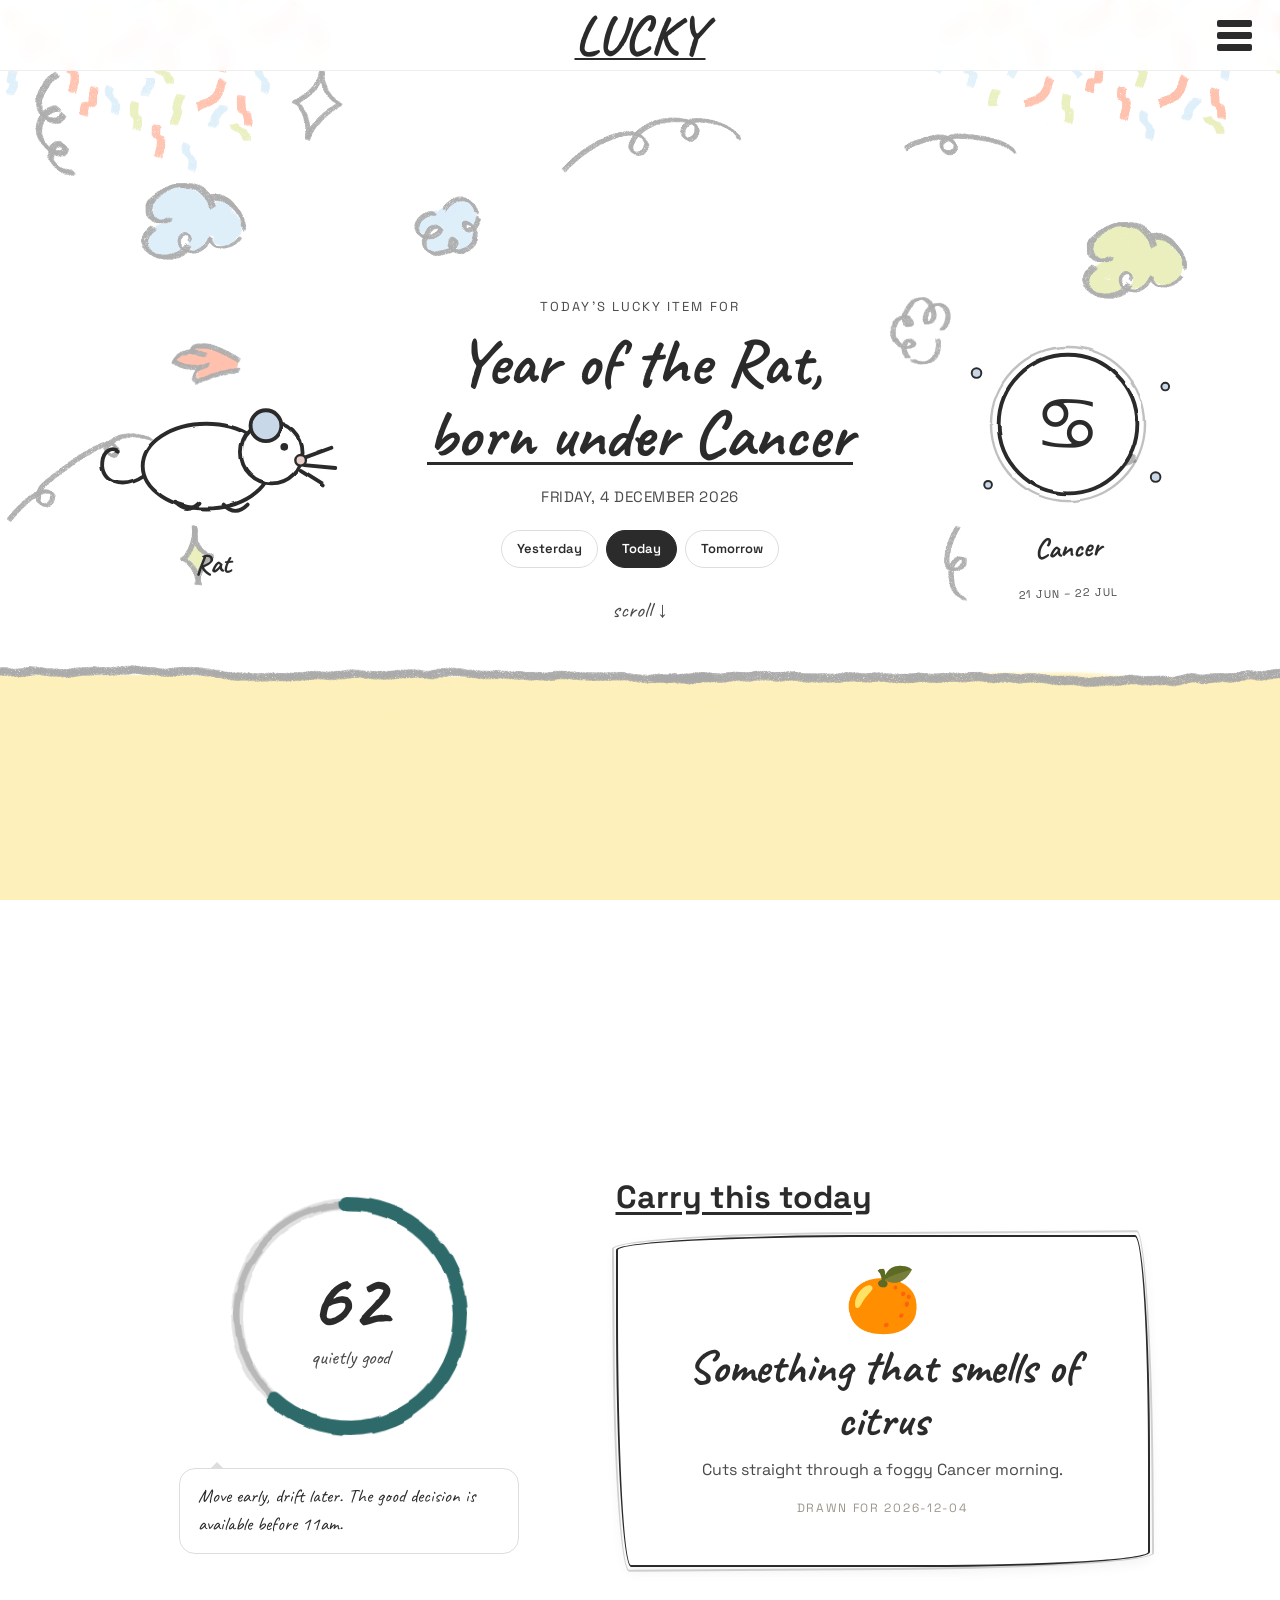
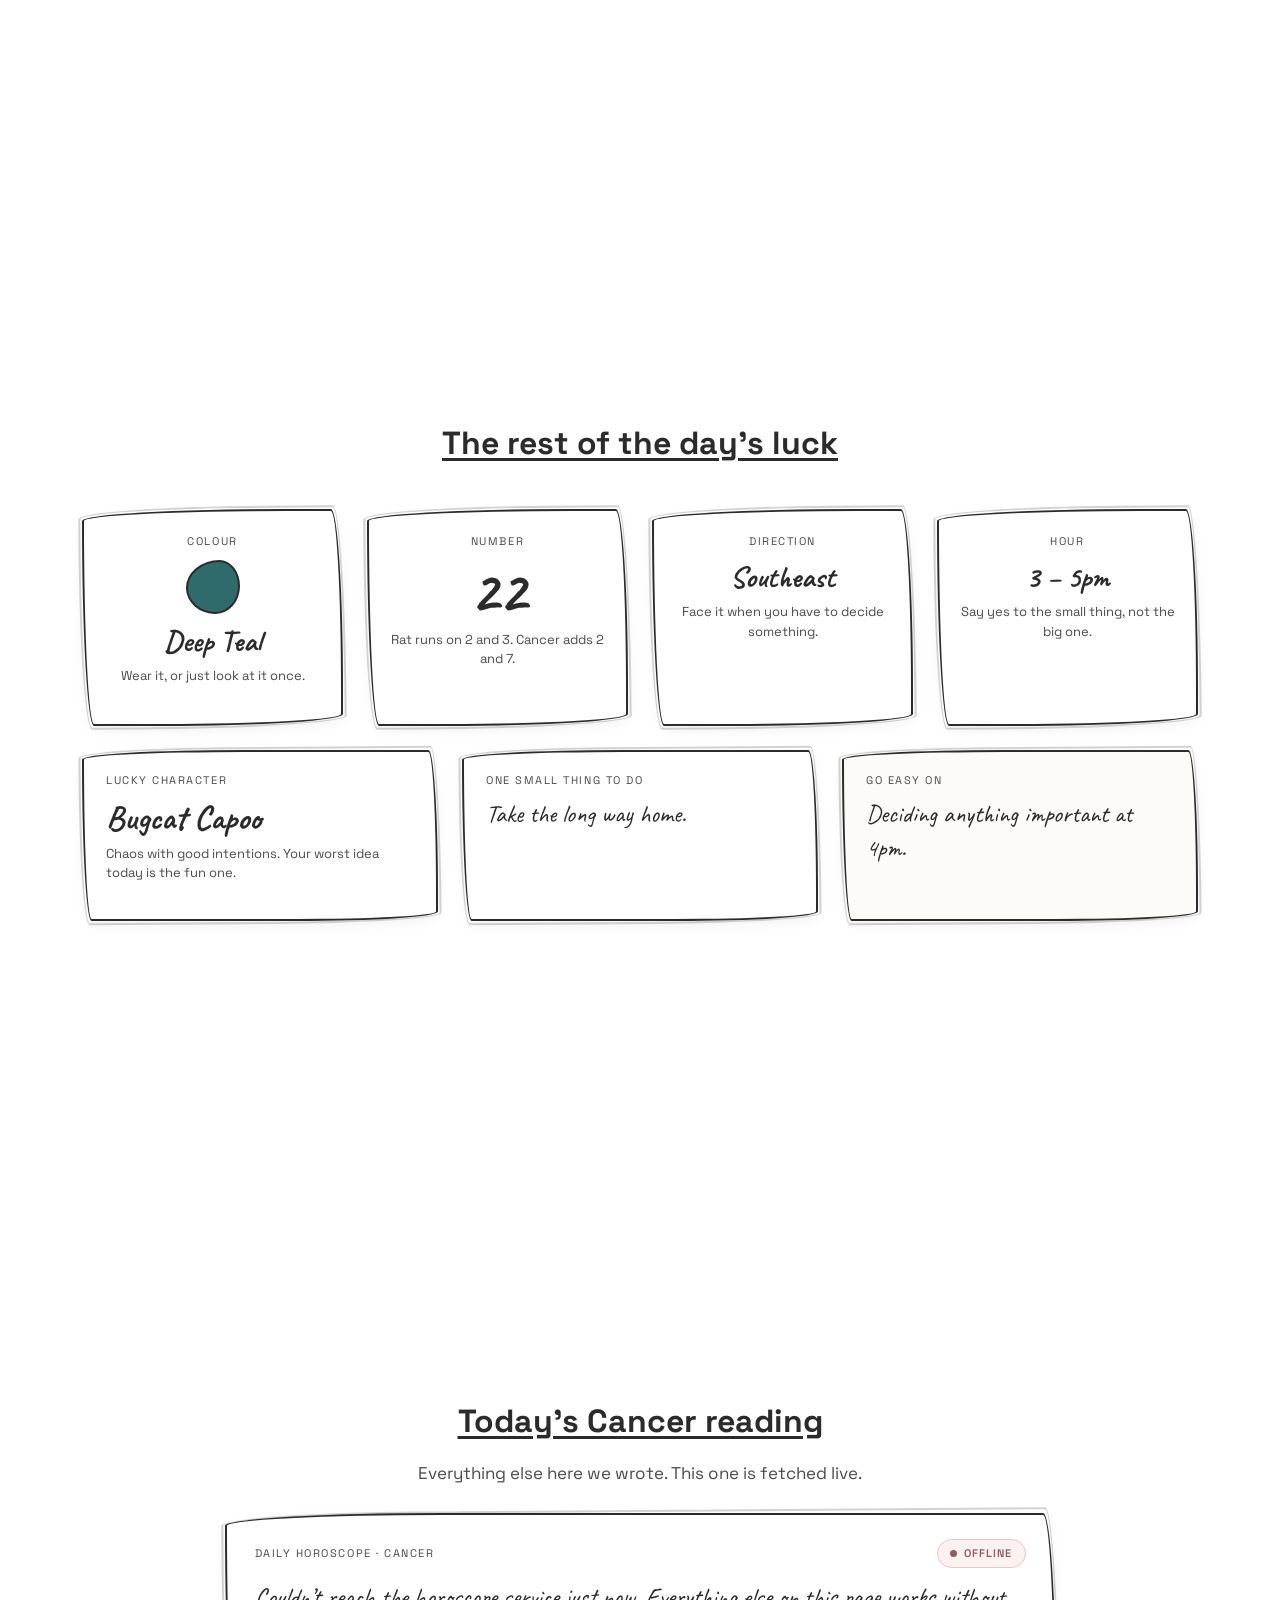
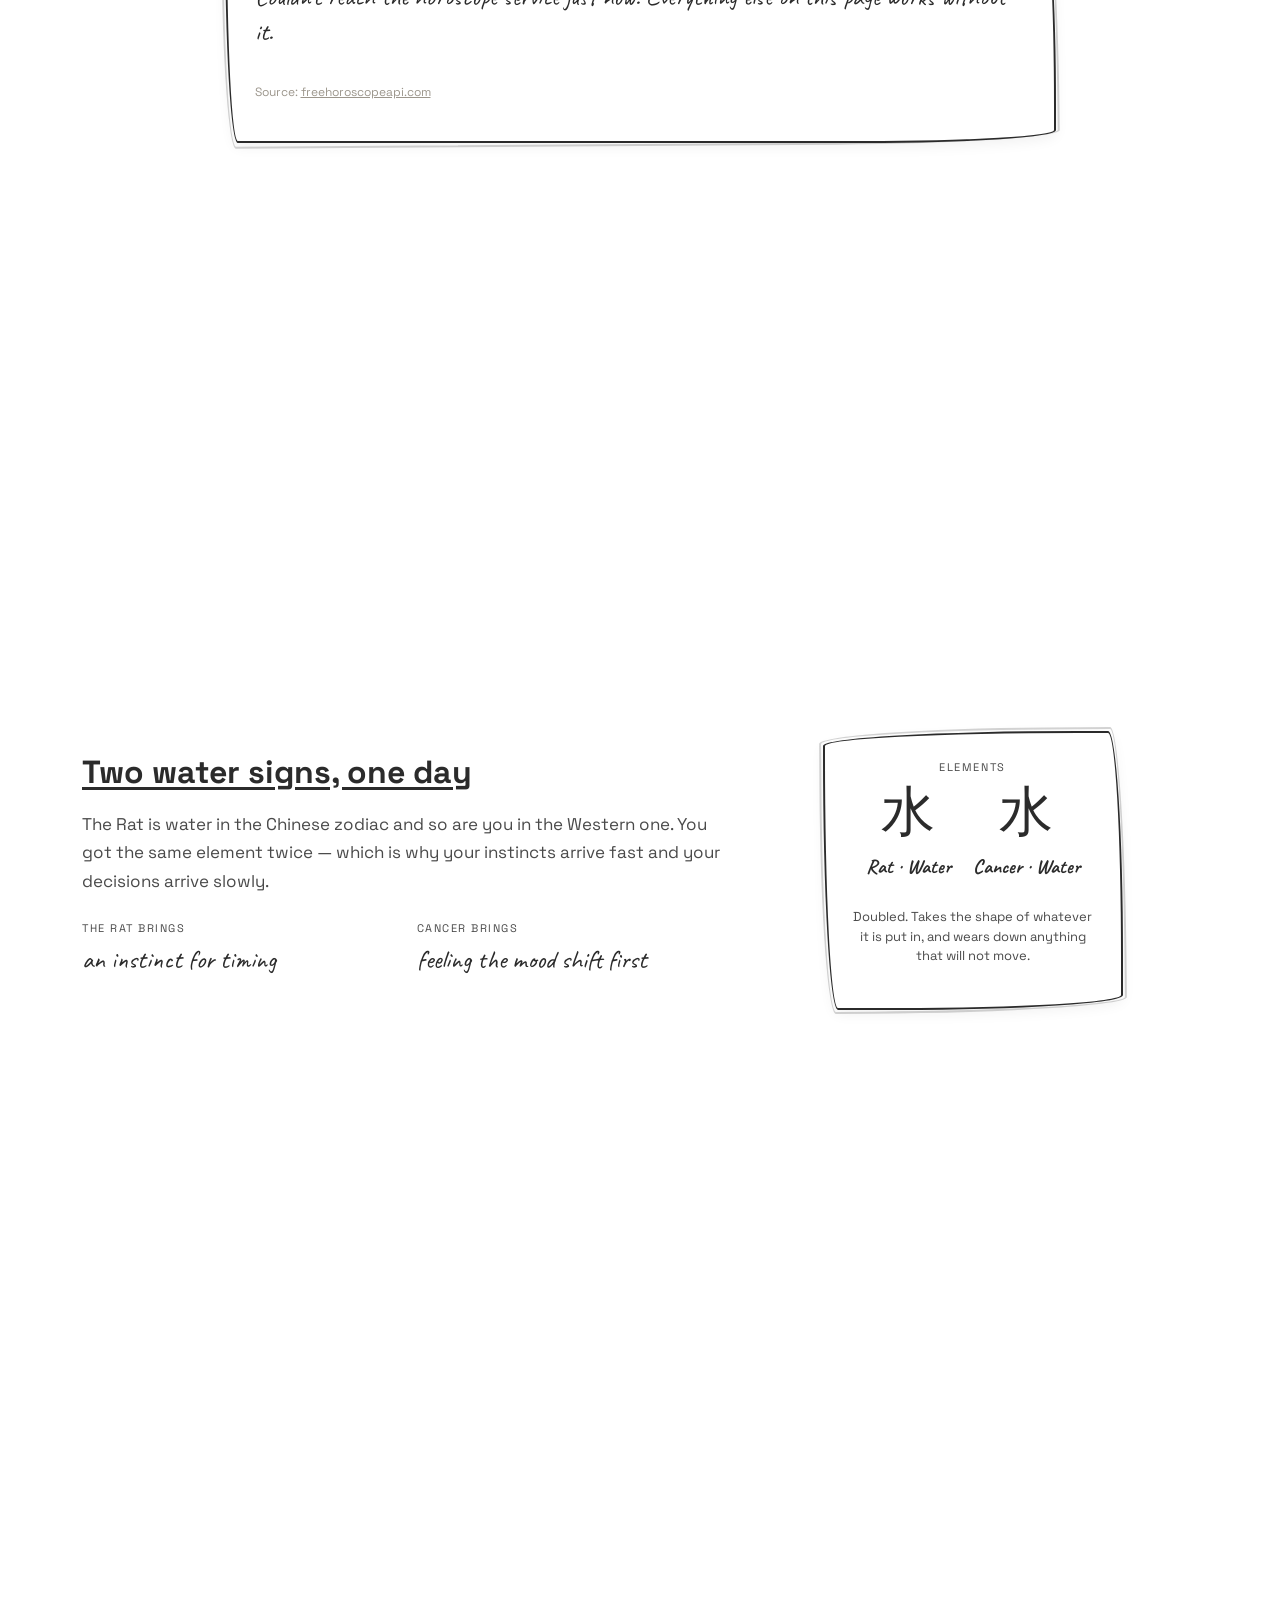
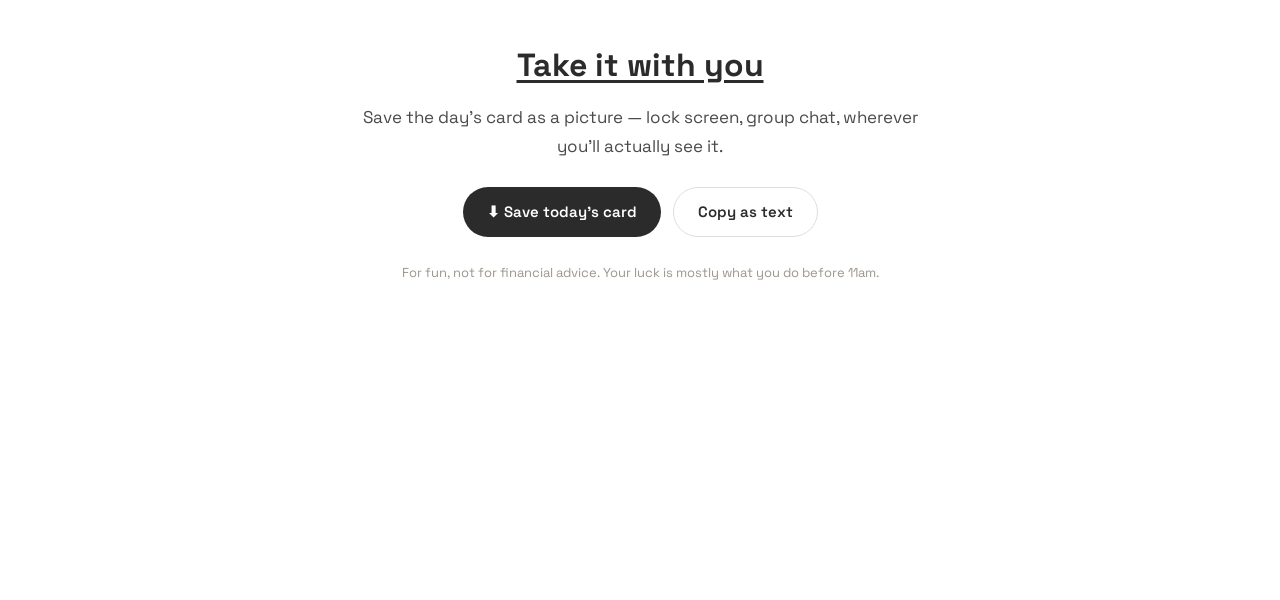
<file: cancer.html>
<!DOCTYPE html>
<html lang="en">
<head>
  <meta charset="UTF-8" />
  <meta name="viewport" content="width=device-width, initial-scale=1.0" />
  <title>LUCKY — Rat × Cancer</title>

  <!-- Bootstrap 5 -->
  <link href="https://cdn.jsdelivr.net/npm/bootstrap@5.3.0/dist/css/bootstrap.min.css" rel="stylesheet" />

  <!-- Google Fonts — same pairing as HELPFUL -->
  <link href="https://fonts.googleapis.com/css2?family=Space+Grotesk:wght@400;600;700&family=Caveat:wght@500;700&display=swap" rel="stylesheet" />

  <link rel="stylesheet" href="style_1.css" />
  <meta name="theme-color" content="#2B2B2B" />
</head>

<body data-sign="cancer">

  <!-- ══ SKETCH FILTER ═══════════════════════════════════
       One feTurbulence + feDisplacementMap, reused by every
       drawn line on the page. Same trick as the timer dial. -->
  <svg width="0" height="0" style="position:absolute" aria-hidden="true">
    <filter id="roughen">
      <feTurbulence type="fractalNoise" baseFrequency="0.035" numOctaves="2" seed="7" result="n" />
      <feDisplacementMap in="SourceGraphic" in2="n" scale="3" xChannelSelector="R" yChannelSelector="G" />
    </filter>
    <filter id="roughen2">
      <feTurbulence type="fractalNoise" baseFrequency="0.02" numOctaves="3" seed="19" result="n" />
      <feDisplacementMap in="SourceGraphic" in2="n" scale="5" xChannelSelector="R" yChannelSelector="G" />
    </filter>
  </svg>

  <!-- ── NAV ──────────────────────────────────────────── -->
  <nav class="nav-bar">
    <div></div>
    <a class="nav-logo" href="#top" aria-label="LUCKY — back to top">LUCKY</a>
    <button class="hamburger" id="menuBtn" aria-label="Open menu">
      <span></span><span></span><span></span>
    </button>
  </nav>

  <div class="overlay" id="overlay"></div>
  <div class="side-menu" id="sideMenu">
    <button class="menu-close" id="menuClose" aria-label="Close menu">✕</button>
    <a class="menu-home" href="index_2.html">← All signs</a>
    <p class="menu-head">Year of the Rat ×</p>
    <p class="menu-sub">Pick your star sign</p>
    <!-- the twelve buttons are built by script.js from SIGNS -->
    <div class="sign-list" id="signList"></div>
  </div>

  <!-- ── SECTION 1 — HERO ─────────────────────────────── -->
  <section class="snap-section hero" id="top">
    <div class="container">
      <div class="row align-items-center g-4">

        <!-- left character — the Rat -->
        <div class="col-6 col-md-3 d-flex justify-content-center">
          <div class="doodle-char animate-in">
            <svg viewBox="0 0 270 210" role="img" aria-label="A hand-drawn rat">
              <g filter="url(#roughen)" fill="none" stroke="#2B2B2B" stroke-width="4"
                 stroke-linecap="round" stroke-linejoin="round">
                <path d="M64 142 C 40 158 18 148 20 128 C 21 116 30 112 36 116" />
                <ellipse cx="128" cy="132" rx="66" ry="44" fill="#FFFFFF" />
                <circle cx="196" cy="118" r="32" fill="#FFFFFF" />
                <circle cx="190" cy="90" r="16" fill="#C8D8E8" />
                <path d="M96 170 q 12 13 25 0" />
                <path d="M146 172 q 12 13 25 0" />
                <path d="M228 124 l 30 -11 M230 131 l 32 3 M226 137 l 24 15" />
              </g>
              <circle cx="209" cy="112" r="4" fill="#2B2B2B" />
              <circle cx="226" cy="126" r="5.5" fill="#E8CFC8" stroke="#2B2B2B" stroke-width="2.5" />
            </svg>
            <p class="doodle-name">Rat</p>
          </div>
        </div>

        <!-- centre text -->
        <div class="col-12 col-md-6 text-center order-3 order-md-2">
          <p class="hero-eyebrow animate-in">Today's lucky item for</p>
          <h1 class="hero-tagline animate-in delay-1">
            Year of the Rat,<br>
            <span id="signLine">born under Cancer</span>
          </h1>
          <p class="hero-sub animate-in delay-2" id="heroDate">—</p>

          <div class="day-switch animate-in delay-3" id="daySwitch">
            <button class="chip" data-offset="-1">Yesterday</button>
            <button class="chip" data-offset="0" aria-pressed="true">Today</button>
            <button class="chip" data-offset="1">Tomorrow</button>
          </div>

          <p class="scroll-hint animate-in delay-3">scroll ↓</p>
        </div>

        <!-- right character — the chosen star sign -->
        <div class="col-6 col-md-3 d-flex justify-content-center order-2 order-md-3">
          <div class="doodle-char animate-in delay-2">
            <svg viewBox="0 0 270 210" role="img" aria-label="Your star sign">
              <g filter="url(#roughen)" fill="none" stroke="#2B2B2B" stroke-width="4"
                 stroke-linecap="round" stroke-linejoin="round">
                <circle cx="135" cy="105" r="72" fill="#FFFFFF" />
                <circle cx="135" cy="105" r="80" stroke-width="2.5" opacity=".3" />
              </g>
              <!-- a few stars, because a bare circle looked like a coin -->
              <g fill="#C8D8E8" stroke="#2B2B2B" stroke-width="2">
                <circle cx="40"  cy="52"  r="5" />
                <circle cx="236" cy="66"  r="4" />
                <circle cx="52"  cy="168" r="4" />
                <circle cx="226" cy="160" r="5" />
              </g>
              <text id="signGlyph" x="135" y="105" text-anchor="middle"
                    dominant-baseline="central" class="sign-glyph">♋︎</text>
            </svg>
            <p class="doodle-name" id="signName">Cancer</p>
            <p class="doodle-dates" id="signDates">21 Jun – 22 Jul</p>
          </div>
        </div>

      </div>
    </div>
  </section>

  <!-- ── SECTION 2 — THE ITEM ─────────────────────────── -->
  <section class="snap-section section-item" id="item">
    <div class="container">
      <div class="row align-items-center g-5 justify-content-center">

        <!-- luck dial -->
        <div class="col-md-5 d-flex flex-column align-items-center">
          <div class="luck-dial doodle" id="luckDial">
            <svg class="ring" viewBox="0 0 200 200">
              <circle class="ring-sketch" cx="100" cy="100" r="86" />
              <circle class="ring-track"  cx="100" cy="100" r="86" />
              <circle class="ring-fill"   cx="100" cy="100" r="86" id="ringFill" />
            </svg>
            <div class="dial-face">
              <span class="dial-num" id="luckNum">—</span>
              <span class="dial-label" id="luckLabel">luck today</span>
            </div>
          </div>
          <div class="speech-bubble animate-in" id="readingBubble">—</div>
        </div>

        <!-- the item card -->
        <div class="col-md-6">
          <p class="section-heading animate-in">Carry this today</p>
          <div class="doodle-box item-card animate-in delay-1">
            <div class="item-icon" id="itemIcon">✦</div>
            <p class="item-name" id="itemName">—</p>
            <p class="item-note" id="itemNote">—</p>
            <p class="item-stamp" id="itemStamp">—</p>
          </div>
        </div>

      </div>
    </div>
  </section>

  <!-- ── SECTION 3 — THE DETAILS ──────────────────────── -->
  <section class="snap-section section-details" id="details">
    <div class="container">
      <div class="row g-4 justify-content-center">

        <div class="col-12 text-center mb-1">
          <p class="section-heading animate-in">The rest of the day's luck</p>
        </div>

        <div class="col-md-3 col-6">
          <div class="doodle-box mini-card animate-in">
            <p class="mini-label">Colour</p>
            <span class="swatch" id="colourSwatch"></span>
            <p class="mini-value" id="colourName">—</p>
            <p class="mini-note">Wear it, or just look at it once.</p>
          </div>
        </div>

        <div class="col-md-3 col-6">
          <div class="doodle-box mini-card animate-in delay-1">
            <p class="mini-label">Number</p>
            <p class="mini-big" id="luckyNumber">—</p>
            <p class="mini-note" id="numberNote">—</p>
          </div>
        </div>

        <div class="col-md-3 col-6">
          <div class="doodle-box mini-card animate-in delay-2">
            <p class="mini-label">Direction</p>
            <p class="mini-value" id="luckyDirection">—</p>
            <p class="mini-note">Face it when you have to decide something.</p>
          </div>
        </div>

        <div class="col-md-3 col-6">
          <div class="doodle-box mini-card animate-in delay-3">
            <p class="mini-label">Hour</p>
            <p class="mini-value" id="luckyHour">—</p>
            <p class="mini-note" id="hourNote">—</p>
          </div>
        </div>

        <div class="col-md-4 col-12">
          <div class="doodle-box strip-card char-card animate-in">
            <p class="mini-label">Lucky character</p>
            <p class="char-name" id="charName">—</p>
            <p class="mini-note" id="charNote">—</p>
          </div>
        </div>

        <div class="col-md-4 col-12">
          <div class="doodle-box strip-card animate-in delay-1">
            <p class="mini-label">One small thing to do</p>
            <p class="strip-text" id="microAction">—</p>
          </div>
        </div>

        <div class="col-md-4 col-12">
          <div class="doodle-box strip-card warn animate-in delay-2">
            <p class="mini-label">Go easy on</p>
            <p class="strip-text" id="avoidThing">—</p>
          </div>
        </div>

      </div>
    </div>
  </section>

  <!-- ── SECTION 4 — LIVE HOROSCOPE ───────────────────────
       The only part of this page that isn't ours. Pulled from
       freehoroscopeapi.com (free, no API key). If the request
       fails — offline, blocked, service down — the card says so
       and the rest of the page carries on unaffected.          -->
  <section class="snap-section section-horoscope" id="horoscope">
    <div class="container">
      <div class="row justify-content-center">
        <div class="col-lg-9">

          <p class="section-heading animate-in text-center" id="horoHeading">Today's reading</p>
          <p class="section-text animate-in delay-1 text-center" style="max-width:520px;margin:0 auto 26px">
            Everything else here we wrote. This one is fetched live.
          </p>

          <div class="doodle-box horo-card animate-in delay-2">
            <div class="horo-head">
              <span class="mini-label" style="margin:0" id="horoLabel">Daily horoscope</span>
              <span class="horo-badge loading" id="horoBadge">loading</span>
            </div>
            <p class="horo-text" id="horoText">Fetching today's reading…</p>
            <p class="horo-source" id="horoSource">
              Source: <a href="https://freehoroscopeapi.com" target="_blank" rel="noopener">freehoroscopeapi.com</a>
            </p>
          </div>

        </div>
      </div>
    </div>
  </section>

  <!-- ── SECTION 4 — THE TWO SIGNS ────────────────────── -->
  <section class="snap-section section-signs" id="signs">
    <div class="container">
      <div class="row align-items-center g-4">

        <div class="col-md-7">
          <p class="section-heading animate-in" id="blendHeading">&nbsp;</p>
          <p class="section-text animate-in delay-1" id="blendText">—</p>

          <div class="brings animate-in delay-2">
            <div class="brings-col">
              <p class="brings-head">The Rat brings</p>
              <p class="brings-text" id="ratBrings">—</p>
            </div>
            <div class="brings-col">
              <p class="brings-head" id="signBringsHead">Cancer brings</p>
              <p class="brings-text" id="signBrings">—</p>
            </div>
          </div>
        </div>

        <div class="col-md-5 d-flex justify-content-center">
          <div class="doodle-box element-card animate-in delay-1">
            <p class="mini-label">Elements</p>
            <div class="elem-pair">
              <div>
                <p class="elem-glyph">水</p>
                <p class="elem-name">Rat · Water</p>
              </div>
              <div>
                <p class="elem-glyph" id="signElemGlyph">水</p>
                <p class="elem-name" id="signElemName">&nbsp;</p>
              </div>
            </div>
            <p class="mini-note" id="blendNote">—</p>
          </div>
        </div>

      </div>
    </div>
  </section>

  <!-- ── SECTION 5 — SAVE ─────────────────────────────── -->
  <section class="snap-section section-save" id="save">
    <div class="container text-center">
      <p class="section-heading animate-in">Take it with you</p>
      <p class="section-text animate-in delay-1" style="max-width:560px;margin:0 auto 26px">
        Save the day's card as a picture — lock screen, group chat, wherever
        you'll actually see it.
      </p>

      <div class="save-actions animate-in delay-2">
        <button class="bth bth-primary" id="saveBtn">⬇ Save today's card</button>
        <button class="bth bth-soft" id="copyBtn">Copy as text</button>
      </div>

      <p class="disclaimer animate-in delay-3">
        For fun, not for financial advice. Your luck is mostly what you do before 11am.
      </p>
    </div>
  </section>

  <div class="toast" id="toast"></div>

  <script src="https://cdn.jsdelivr.net/npm/bootstrap@5.3.0/dist/js/bootstrap.bundle.min.js"></script>
  <script src="script.js" defer></script>
</body>
</html>
</file>
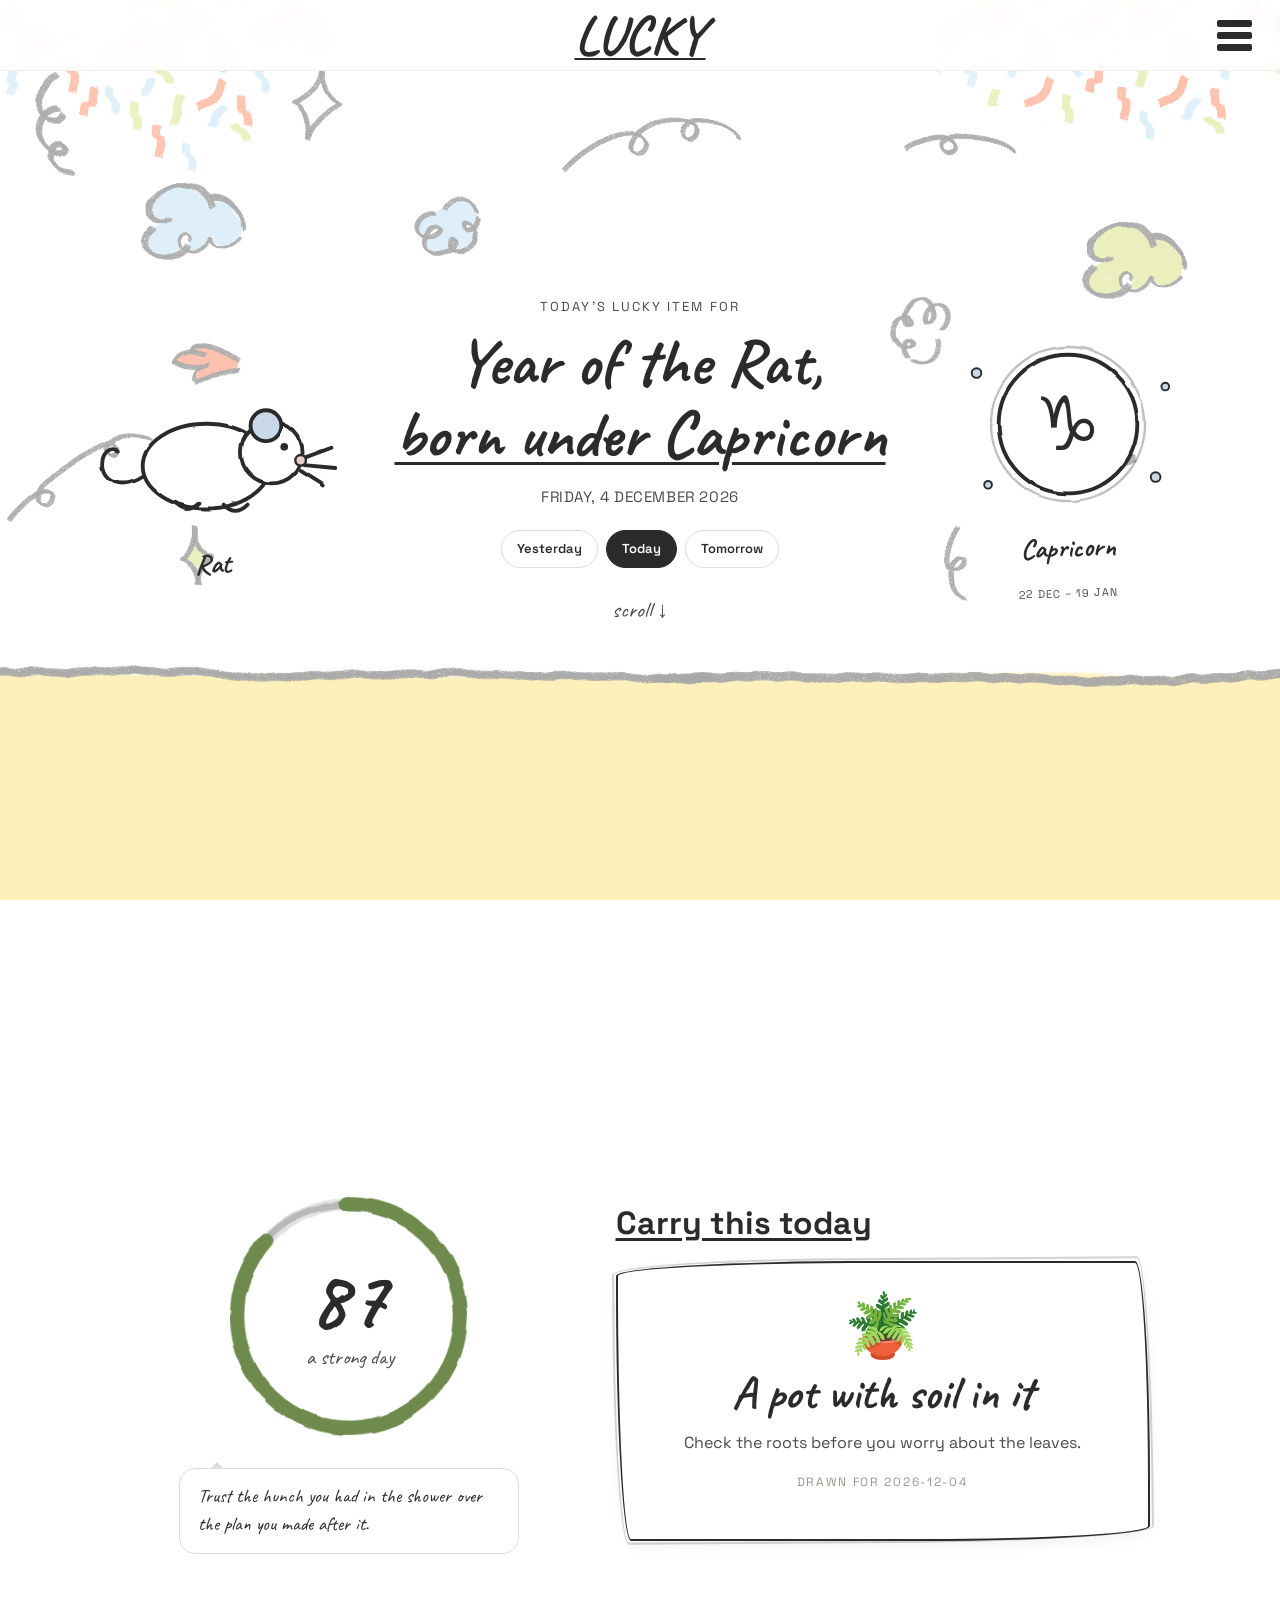
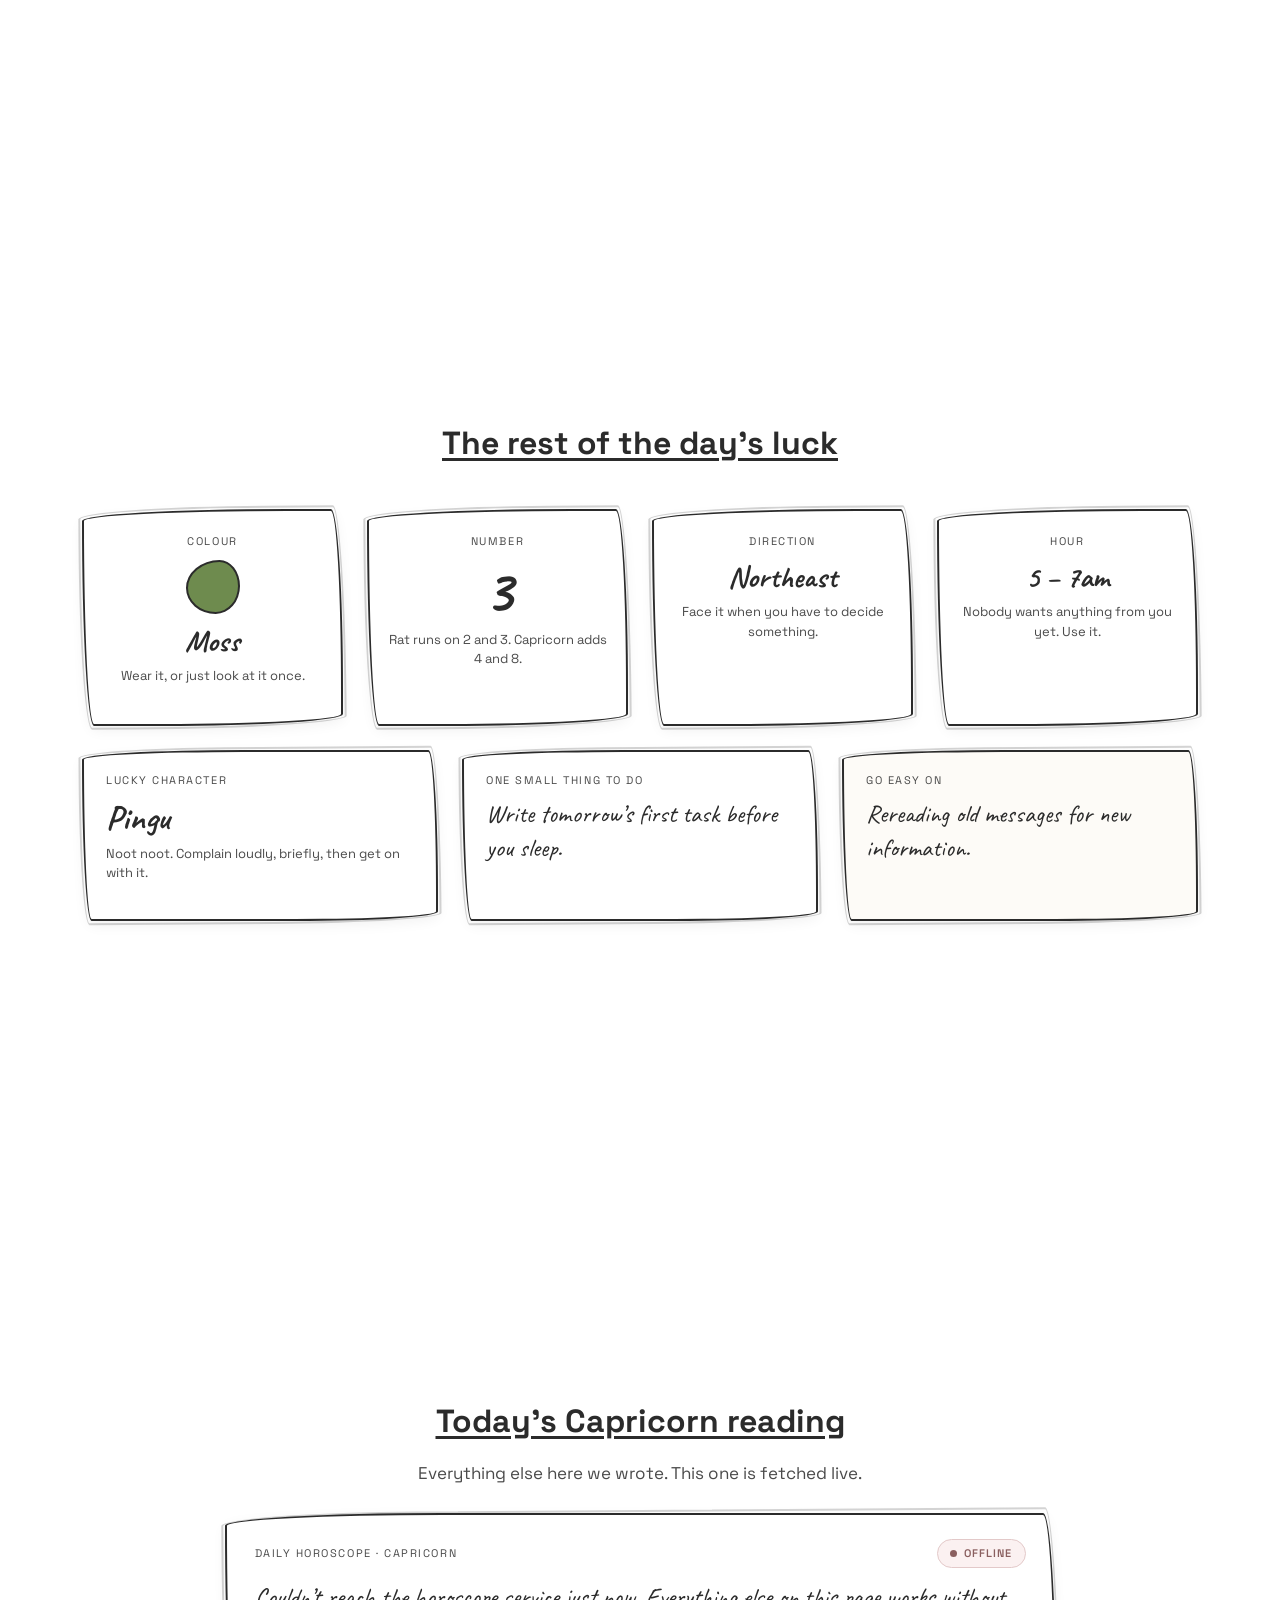
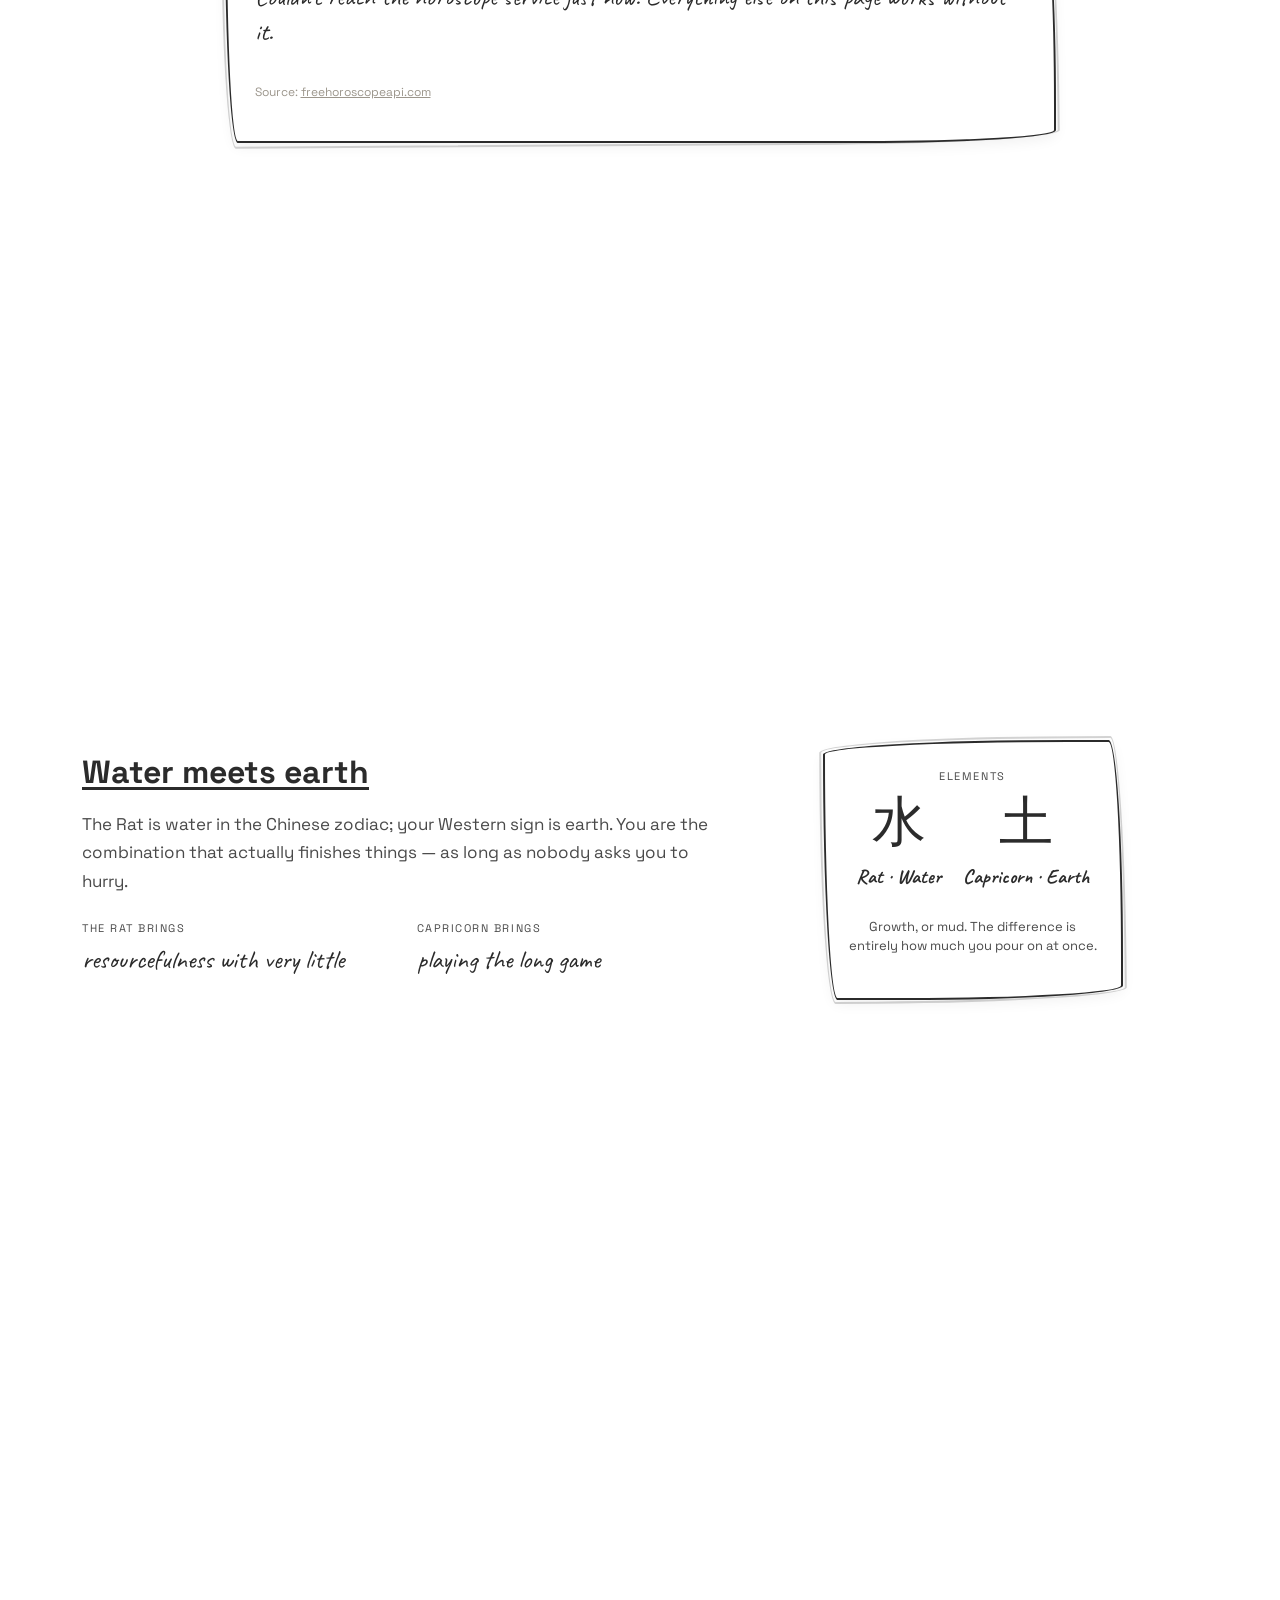
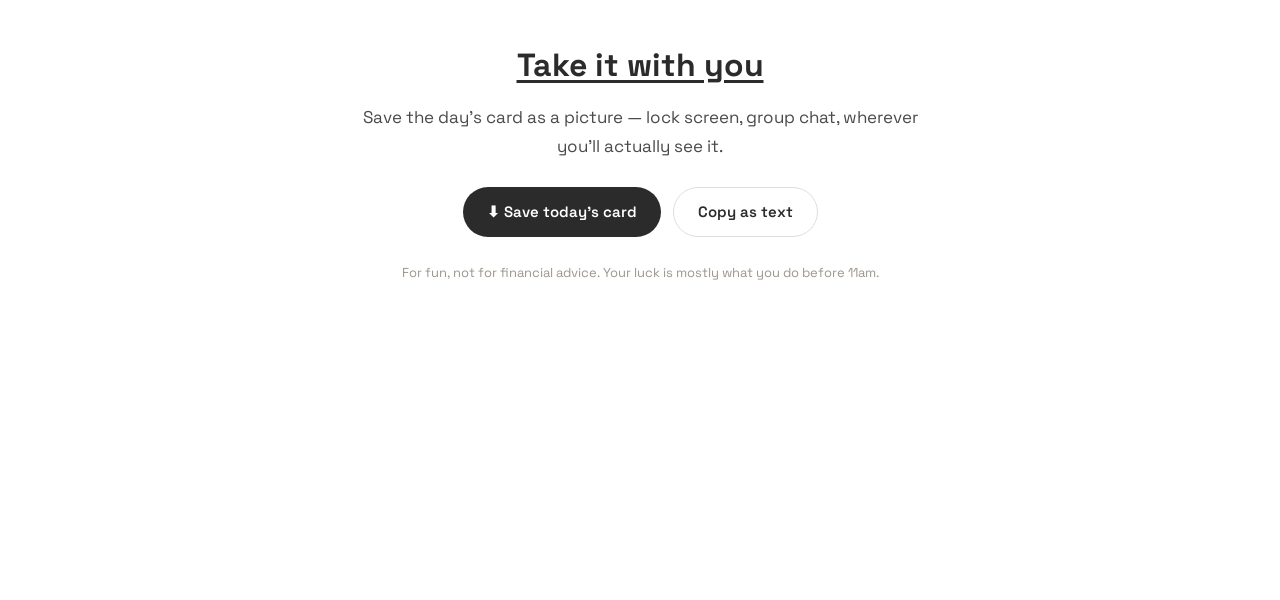
<file: capricorn.html>
<!DOCTYPE html>
<html lang="en">
<head>
  <meta charset="UTF-8" />
  <meta name="viewport" content="width=device-width, initial-scale=1.0" />
  <title>LUCKY — Rat × Capricorn</title>

  <!-- Bootstrap 5 -->
  <link href="https://cdn.jsdelivr.net/npm/bootstrap@5.3.0/dist/css/bootstrap.min.css" rel="stylesheet" />

  <!-- Google Fonts — same pairing as HELPFUL -->
  <link href="https://fonts.googleapis.com/css2?family=Space+Grotesk:wght@400;600;700&family=Caveat:wght@500;700&display=swap" rel="stylesheet" />

  <link rel="stylesheet" href="style_1.css" />
  <meta name="theme-color" content="#2B2B2B" />
</head>

<body data-sign="capricorn">

  <!-- ══ SKETCH FILTER ═══════════════════════════════════
       One feTurbulence + feDisplacementMap, reused by every
       drawn line on the page. Same trick as the timer dial. -->
  <svg width="0" height="0" style="position:absolute" aria-hidden="true">
    <filter id="roughen">
      <feTurbulence type="fractalNoise" baseFrequency="0.035" numOctaves="2" seed="7" result="n" />
      <feDisplacementMap in="SourceGraphic" in2="n" scale="3" xChannelSelector="R" yChannelSelector="G" />
    </filter>
    <filter id="roughen2">
      <feTurbulence type="fractalNoise" baseFrequency="0.02" numOctaves="3" seed="19" result="n" />
      <feDisplacementMap in="SourceGraphic" in2="n" scale="5" xChannelSelector="R" yChannelSelector="G" />
    </filter>
  </svg>

  <!-- ── NAV ──────────────────────────────────────────── -->
  <nav class="nav-bar">
    <div></div>
    <a class="nav-logo" href="#top" aria-label="LUCKY — back to top">LUCKY</a>
    <button class="hamburger" id="menuBtn" aria-label="Open menu">
      <span></span><span></span><span></span>
    </button>
  </nav>

  <div class="overlay" id="overlay"></div>
  <div class="side-menu" id="sideMenu">
    <button class="menu-close" id="menuClose" aria-label="Close menu">✕</button>
    <a class="menu-home" href="index_2.html">← All signs</a>
    <p class="menu-head">Year of the Rat ×</p>
    <p class="menu-sub">Pick your star sign</p>
    <!-- the twelve buttons are built by script.js from SIGNS -->
    <div class="sign-list" id="signList"></div>
  </div>

  <!-- ── SECTION 1 — HERO ─────────────────────────────── -->
  <section class="snap-section hero" id="top">
    <div class="container">
      <div class="row align-items-center g-4">

        <!-- left character — the Rat -->
        <div class="col-6 col-md-3 d-flex justify-content-center">
          <div class="doodle-char animate-in">
            <svg viewBox="0 0 270 210" role="img" aria-label="A hand-drawn rat">
              <g filter="url(#roughen)" fill="none" stroke="#2B2B2B" stroke-width="4"
                 stroke-linecap="round" stroke-linejoin="round">
                <path d="M64 142 C 40 158 18 148 20 128 C 21 116 30 112 36 116" />
                <ellipse cx="128" cy="132" rx="66" ry="44" fill="#FFFFFF" />
                <circle cx="196" cy="118" r="32" fill="#FFFFFF" />
                <circle cx="190" cy="90" r="16" fill="#C8D8E8" />
                <path d="M96 170 q 12 13 25 0" />
                <path d="M146 172 q 12 13 25 0" />
                <path d="M228 124 l 30 -11 M230 131 l 32 3 M226 137 l 24 15" />
              </g>
              <circle cx="209" cy="112" r="4" fill="#2B2B2B" />
              <circle cx="226" cy="126" r="5.5" fill="#E8CFC8" stroke="#2B2B2B" stroke-width="2.5" />
            </svg>
            <p class="doodle-name">Rat</p>
          </div>
        </div>

        <!-- centre text -->
        <div class="col-12 col-md-6 text-center order-3 order-md-2">
          <p class="hero-eyebrow animate-in">Today's lucky item for</p>
          <h1 class="hero-tagline animate-in delay-1">
            Year of the Rat,<br>
            <span id="signLine">born under Capricorn</span>
          </h1>
          <p class="hero-sub animate-in delay-2" id="heroDate">—</p>

          <div class="day-switch animate-in delay-3" id="daySwitch">
            <button class="chip" data-offset="-1">Yesterday</button>
            <button class="chip" data-offset="0" aria-pressed="true">Today</button>
            <button class="chip" data-offset="1">Tomorrow</button>
          </div>

          <p class="scroll-hint animate-in delay-3">scroll ↓</p>
        </div>

        <!-- right character — the chosen star sign -->
        <div class="col-6 col-md-3 d-flex justify-content-center order-2 order-md-3">
          <div class="doodle-char animate-in delay-2">
            <svg viewBox="0 0 270 210" role="img" aria-label="Your star sign">
              <g filter="url(#roughen)" fill="none" stroke="#2B2B2B" stroke-width="4"
                 stroke-linecap="round" stroke-linejoin="round">
                <circle cx="135" cy="105" r="72" fill="#FFFFFF" />
                <circle cx="135" cy="105" r="80" stroke-width="2.5" opacity=".3" />
              </g>
              <!-- a few stars, because a bare circle looked like a coin -->
              <g fill="#C8D8E8" stroke="#2B2B2B" stroke-width="2">
                <circle cx="40"  cy="52"  r="5" />
                <circle cx="236" cy="66"  r="4" />
                <circle cx="52"  cy="168" r="4" />
                <circle cx="226" cy="160" r="5" />
              </g>
              <text id="signGlyph" x="135" y="105" text-anchor="middle"
                    dominant-baseline="central" class="sign-glyph">♑︎</text>
            </svg>
            <p class="doodle-name" id="signName">Capricorn</p>
            <p class="doodle-dates" id="signDates">22 Dec – 19 Jan</p>
          </div>
        </div>

      </div>
    </div>
  </section>

  <!-- ── SECTION 2 — THE ITEM ─────────────────────────── -->
  <section class="snap-section section-item" id="item">
    <div class="container">
      <div class="row align-items-center g-5 justify-content-center">

        <!-- luck dial -->
        <div class="col-md-5 d-flex flex-column align-items-center">
          <div class="luck-dial doodle" id="luckDial">
            <svg class="ring" viewBox="0 0 200 200">
              <circle class="ring-sketch" cx="100" cy="100" r="86" />
              <circle class="ring-track"  cx="100" cy="100" r="86" />
              <circle class="ring-fill"   cx="100" cy="100" r="86" id="ringFill" />
            </svg>
            <div class="dial-face">
              <span class="dial-num" id="luckNum">—</span>
              <span class="dial-label" id="luckLabel">luck today</span>
            </div>
          </div>
          <div class="speech-bubble animate-in" id="readingBubble">—</div>
        </div>

        <!-- the item card -->
        <div class="col-md-6">
          <p class="section-heading animate-in">Carry this today</p>
          <div class="doodle-box item-card animate-in delay-1">
            <div class="item-icon" id="itemIcon">✦</div>
            <p class="item-name" id="itemName">—</p>
            <p class="item-note" id="itemNote">—</p>
            <p class="item-stamp" id="itemStamp">—</p>
          </div>
        </div>

      </div>
    </div>
  </section>

  <!-- ── SECTION 3 — THE DETAILS ──────────────────────── -->
  <section class="snap-section section-details" id="details">
    <div class="container">
      <div class="row g-4 justify-content-center">

        <div class="col-12 text-center mb-1">
          <p class="section-heading animate-in">The rest of the day's luck</p>
        </div>

        <div class="col-md-3 col-6">
          <div class="doodle-box mini-card animate-in">
            <p class="mini-label">Colour</p>
            <span class="swatch" id="colourSwatch"></span>
            <p class="mini-value" id="colourName">—</p>
            <p class="mini-note">Wear it, or just look at it once.</p>
          </div>
        </div>

        <div class="col-md-3 col-6">
          <div class="doodle-box mini-card animate-in delay-1">
            <p class="mini-label">Number</p>
            <p class="mini-big" id="luckyNumber">—</p>
            <p class="mini-note" id="numberNote">—</p>
          </div>
        </div>

        <div class="col-md-3 col-6">
          <div class="doodle-box mini-card animate-in delay-2">
            <p class="mini-label">Direction</p>
            <p class="mini-value" id="luckyDirection">—</p>
            <p class="mini-note">Face it when you have to decide something.</p>
          </div>
        </div>

        <div class="col-md-3 col-6">
          <div class="doodle-box mini-card animate-in delay-3">
            <p class="mini-label">Hour</p>
            <p class="mini-value" id="luckyHour">—</p>
            <p class="mini-note" id="hourNote">—</p>
          </div>
        </div>

        <div class="col-md-4 col-12">
          <div class="doodle-box strip-card char-card animate-in">
            <p class="mini-label">Lucky character</p>
            <p class="char-name" id="charName">—</p>
            <p class="mini-note" id="charNote">—</p>
          </div>
        </div>

        <div class="col-md-4 col-12">
          <div class="doodle-box strip-card animate-in delay-1">
            <p class="mini-label">One small thing to do</p>
            <p class="strip-text" id="microAction">—</p>
          </div>
        </div>

        <div class="col-md-4 col-12">
          <div class="doodle-box strip-card warn animate-in delay-2">
            <p class="mini-label">Go easy on</p>
            <p class="strip-text" id="avoidThing">—</p>
          </div>
        </div>

      </div>
    </div>
  </section>

  <!-- ── SECTION 4 — LIVE HOROSCOPE ───────────────────────
       The only part of this page that isn't ours. Pulled from
       freehoroscopeapi.com (free, no API key). If the request
       fails — offline, blocked, service down — the card says so
       and the rest of the page carries on unaffected.          -->
  <section class="snap-section section-horoscope" id="horoscope">
    <div class="container">
      <div class="row justify-content-center">
        <div class="col-lg-9">

          <p class="section-heading animate-in text-center" id="horoHeading">Today's reading</p>
          <p class="section-text animate-in delay-1 text-center" style="max-width:520px;margin:0 auto 26px">
            Everything else here we wrote. This one is fetched live.
          </p>

          <div class="doodle-box horo-card animate-in delay-2">
            <div class="horo-head">
              <span class="mini-label" style="margin:0" id="horoLabel">Daily horoscope</span>
              <span class="horo-badge loading" id="horoBadge">loading</span>
            </div>
            <p class="horo-text" id="horoText">Fetching today's reading…</p>
            <p class="horo-source" id="horoSource">
              Source: <a href="https://freehoroscopeapi.com" target="_blank" rel="noopener">freehoroscopeapi.com</a>
            </p>
          </div>

        </div>
      </div>
    </div>
  </section>

  <!-- ── SECTION 4 — THE TWO SIGNS ────────────────────── -->
  <section class="snap-section section-signs" id="signs">
    <div class="container">
      <div class="row align-items-center g-4">

        <div class="col-md-7">
          <p class="section-heading animate-in" id="blendHeading">&nbsp;</p>
          <p class="section-text animate-in delay-1" id="blendText">—</p>

          <div class="brings animate-in delay-2">
            <div class="brings-col">
              <p class="brings-head">The Rat brings</p>
              <p class="brings-text" id="ratBrings">—</p>
            </div>
            <div class="brings-col">
              <p class="brings-head" id="signBringsHead">Capricorn brings</p>
              <p class="brings-text" id="signBrings">—</p>
            </div>
          </div>
        </div>

        <div class="col-md-5 d-flex justify-content-center">
          <div class="doodle-box element-card animate-in delay-1">
            <p class="mini-label">Elements</p>
            <div class="elem-pair">
              <div>
                <p class="elem-glyph">水</p>
                <p class="elem-name">Rat · Water</p>
              </div>
              <div>
                <p class="elem-glyph" id="signElemGlyph">水</p>
                <p class="elem-name" id="signElemName">&nbsp;</p>
              </div>
            </div>
            <p class="mini-note" id="blendNote">—</p>
          </div>
        </div>

      </div>
    </div>
  </section>

  <!-- ── SECTION 5 — SAVE ─────────────────────────────── -->
  <section class="snap-section section-save" id="save">
    <div class="container text-center">
      <p class="section-heading animate-in">Take it with you</p>
      <p class="section-text animate-in delay-1" style="max-width:560px;margin:0 auto 26px">
        Save the day's card as a picture — lock screen, group chat, wherever
        you'll actually see it.
      </p>

      <div class="save-actions animate-in delay-2">
        <button class="bth bth-primary" id="saveBtn">⬇ Save today's card</button>
        <button class="bth bth-soft" id="copyBtn">Copy as text</button>
      </div>

      <p class="disclaimer animate-in delay-3">
        For fun, not for financial advice. Your luck is mostly what you do before 11am.
      </p>
    </div>
  </section>

  <div class="toast" id="toast"></div>

  <script src="https://cdn.jsdelivr.net/npm/bootstrap@5.3.0/dist/js/bootstrap.bundle.min.js"></script>
  <script src="script.js" defer></script>
</body>
</html>
</file>
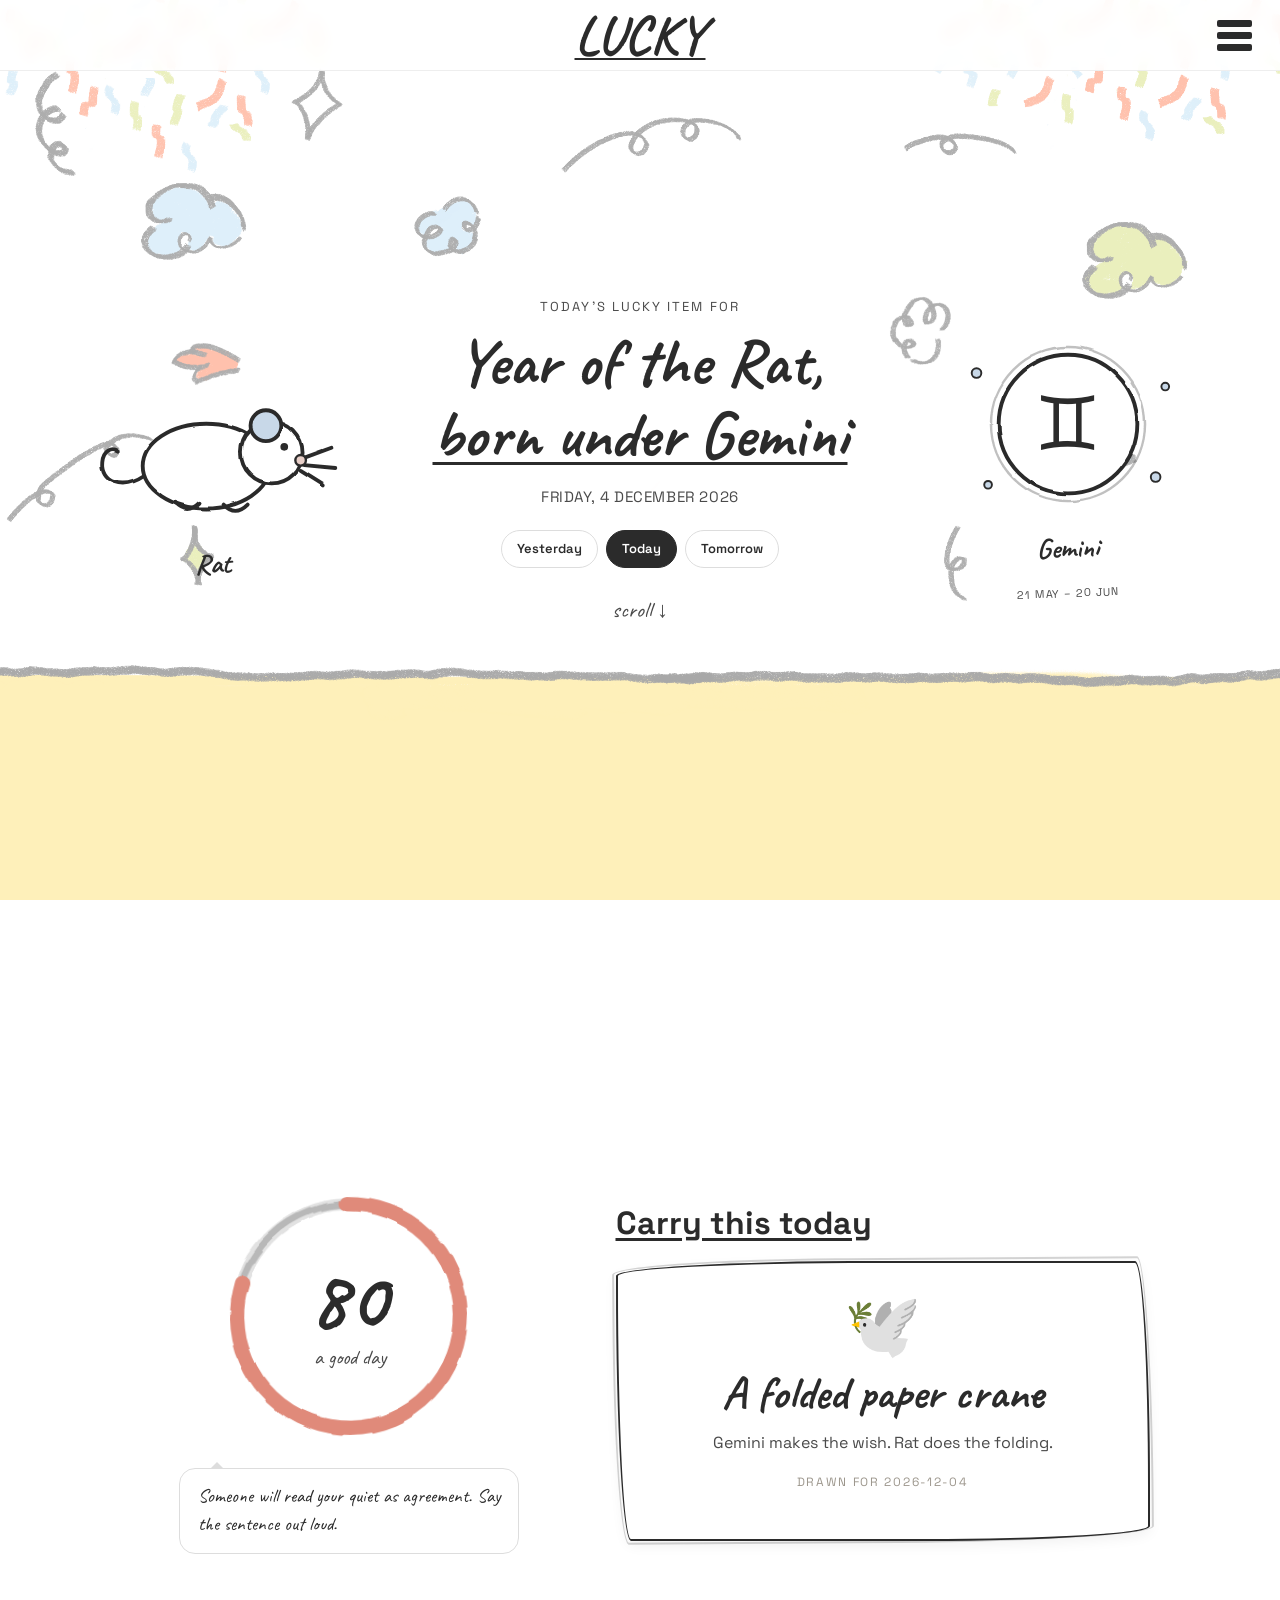
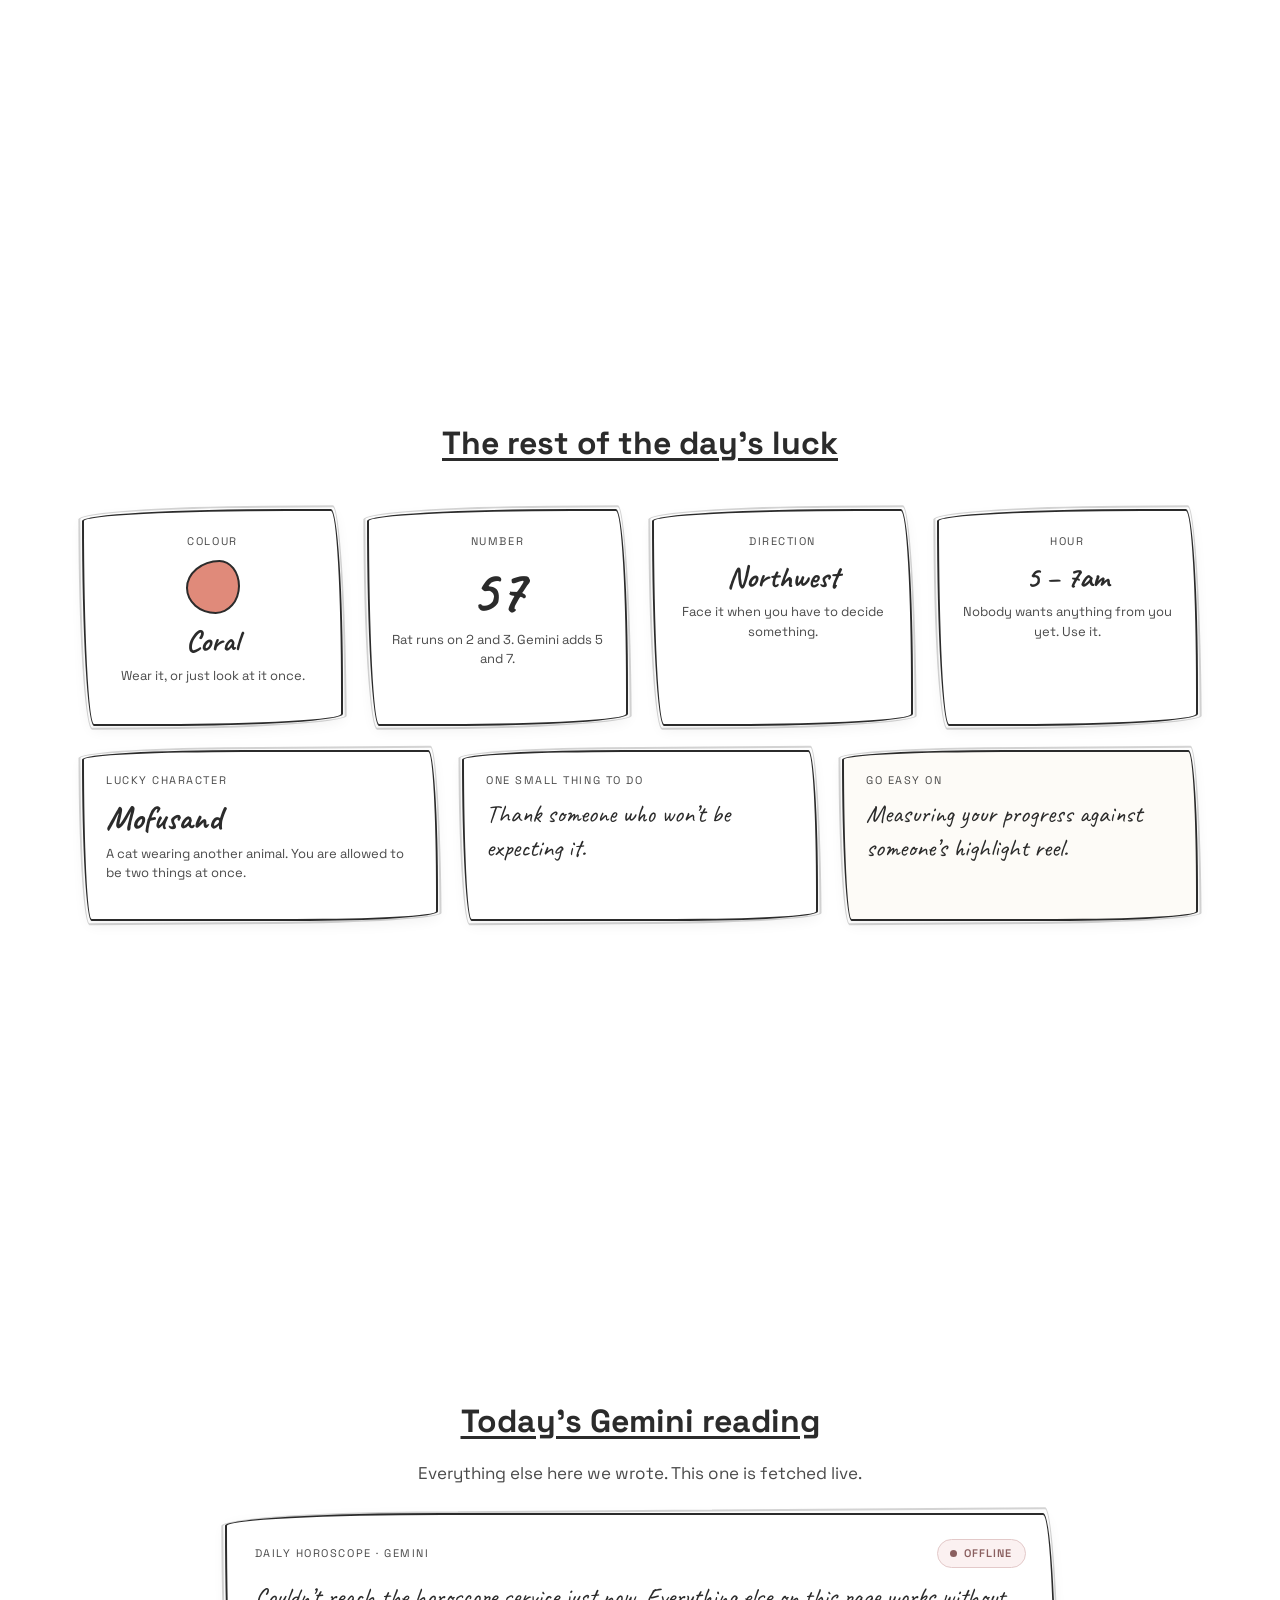
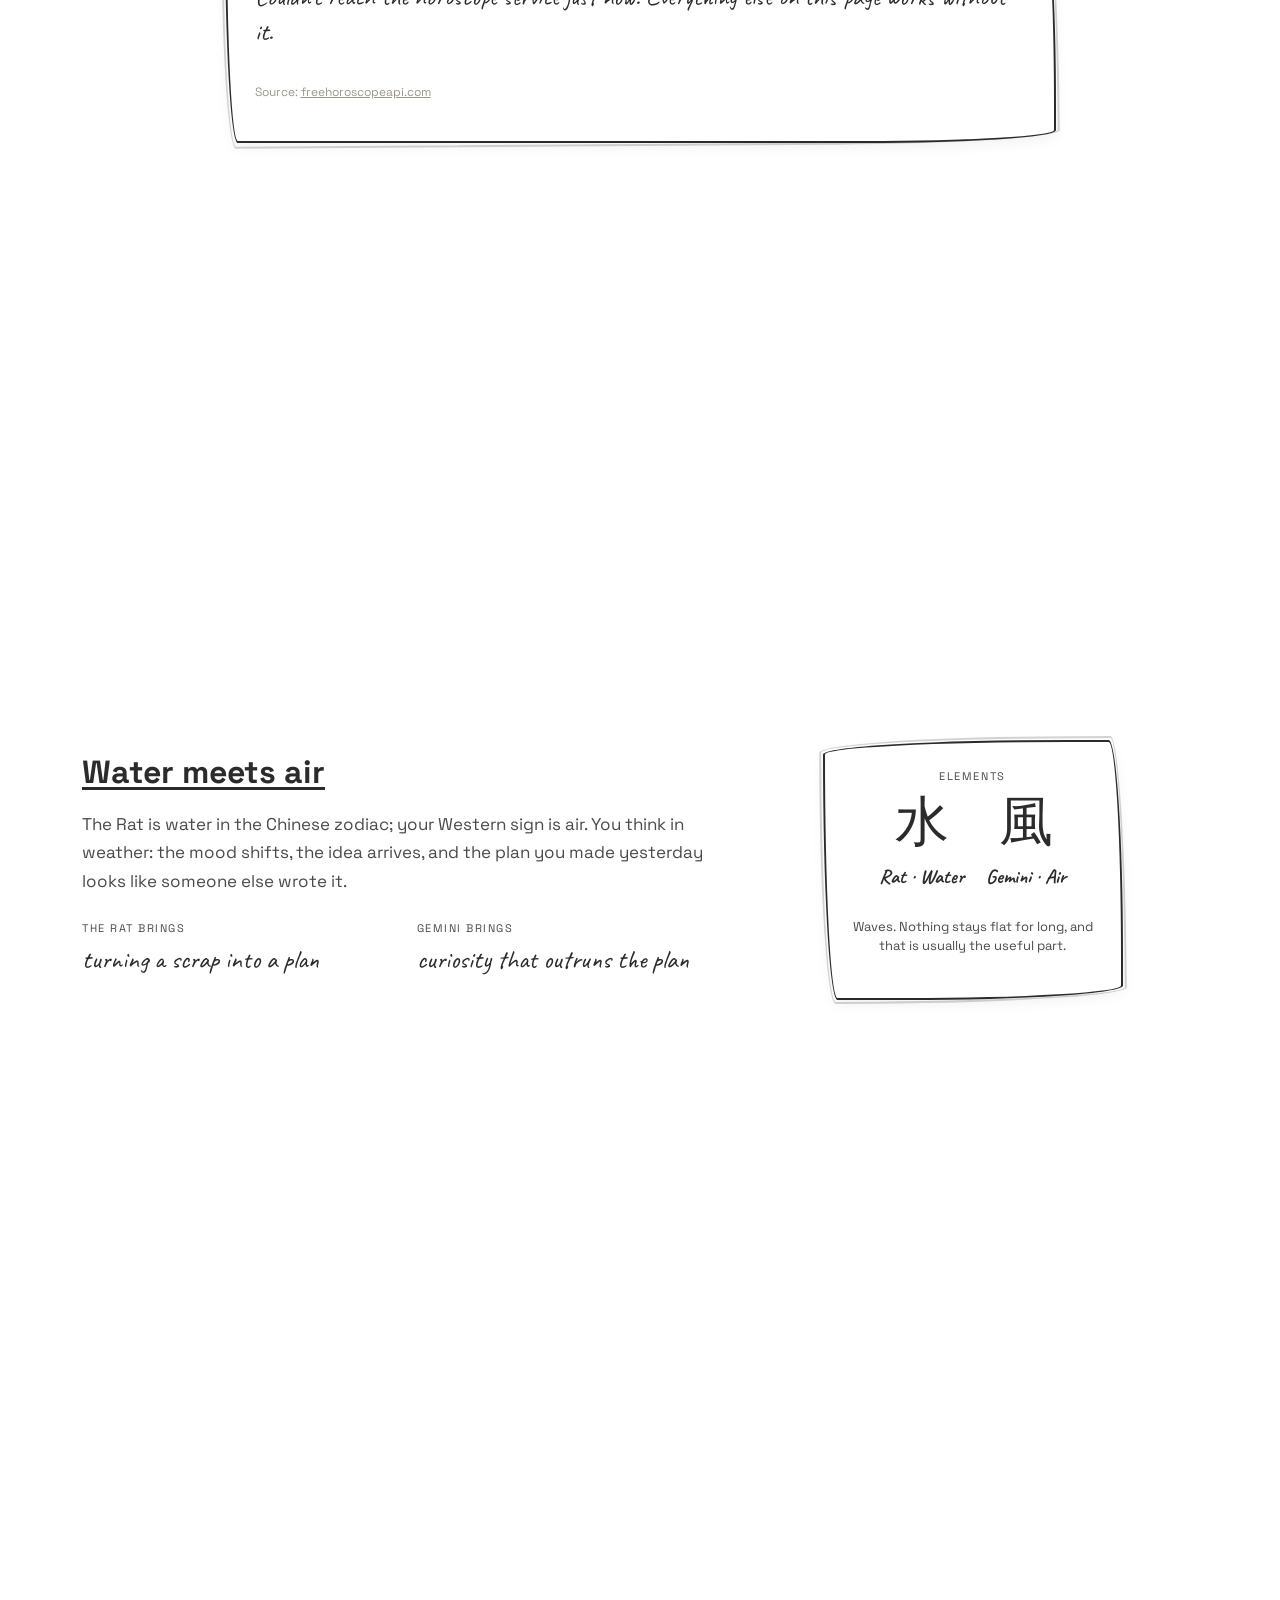
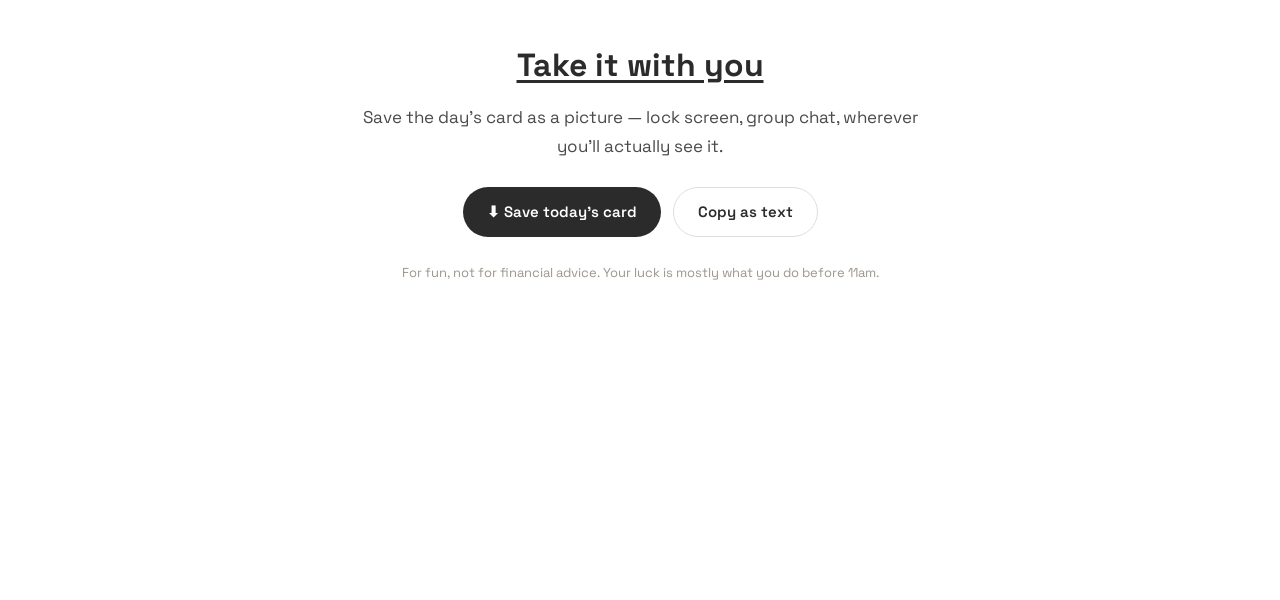
<file: gemini.html>
<!DOCTYPE html>
<html lang="en">
<head>
  <meta charset="UTF-8" />
  <meta name="viewport" content="width=device-width, initial-scale=1.0" />
  <title>LUCKY — Rat × Gemini</title>

  <!-- Bootstrap 5 -->
  <link href="https://cdn.jsdelivr.net/npm/bootstrap@5.3.0/dist/css/bootstrap.min.css" rel="stylesheet" />

  <!-- Google Fonts — same pairing as HELPFUL -->
  <link href="https://fonts.googleapis.com/css2?family=Space+Grotesk:wght@400;600;700&family=Caveat:wght@500;700&display=swap" rel="stylesheet" />

  <link rel="stylesheet" href="style_1.css" />
  <meta name="theme-color" content="#2B2B2B" />
</head>

<body data-sign="gemini">

  <!-- ══ SKETCH FILTER ═══════════════════════════════════
       One feTurbulence + feDisplacementMap, reused by every
       drawn line on the page. Same trick as the timer dial. -->
  <svg width="0" height="0" style="position:absolute" aria-hidden="true">
    <filter id="roughen">
      <feTurbulence type="fractalNoise" baseFrequency="0.035" numOctaves="2" seed="7" result="n" />
      <feDisplacementMap in="SourceGraphic" in2="n" scale="3" xChannelSelector="R" yChannelSelector="G" />
    </filter>
    <filter id="roughen2">
      <feTurbulence type="fractalNoise" baseFrequency="0.02" numOctaves="3" seed="19" result="n" />
      <feDisplacementMap in="SourceGraphic" in2="n" scale="5" xChannelSelector="R" yChannelSelector="G" />
    </filter>
  </svg>

  <!-- ── NAV ──────────────────────────────────────────── -->
  <nav class="nav-bar">
    <div></div>
    <a class="nav-logo" href="#top" aria-label="LUCKY — back to top">LUCKY</a>
    <button class="hamburger" id="menuBtn" aria-label="Open menu">
      <span></span><span></span><span></span>
    </button>
  </nav>

  <div class="overlay" id="overlay"></div>
  <div class="side-menu" id="sideMenu">
    <button class="menu-close" id="menuClose" aria-label="Close menu">✕</button>
    <a class="menu-home" href="index_2.html">← All signs</a>
    <p class="menu-head">Year of the Rat ×</p>
    <p class="menu-sub">Pick your star sign</p>
    <!-- the twelve buttons are built by script.js from SIGNS -->
    <div class="sign-list" id="signList"></div>
  </div>

  <!-- ── SECTION 1 — HERO ─────────────────────────────── -->
  <section class="snap-section hero" id="top">
    <div class="container">
      <div class="row align-items-center g-4">

        <!-- left character — the Rat -->
        <div class="col-6 col-md-3 d-flex justify-content-center">
          <div class="doodle-char animate-in">
            <svg viewBox="0 0 270 210" role="img" aria-label="A hand-drawn rat">
              <g filter="url(#roughen)" fill="none" stroke="#2B2B2B" stroke-width="4"
                 stroke-linecap="round" stroke-linejoin="round">
                <path d="M64 142 C 40 158 18 148 20 128 C 21 116 30 112 36 116" />
                <ellipse cx="128" cy="132" rx="66" ry="44" fill="#FFFFFF" />
                <circle cx="196" cy="118" r="32" fill="#FFFFFF" />
                <circle cx="190" cy="90" r="16" fill="#C8D8E8" />
                <path d="M96 170 q 12 13 25 0" />
                <path d="M146 172 q 12 13 25 0" />
                <path d="M228 124 l 30 -11 M230 131 l 32 3 M226 137 l 24 15" />
              </g>
              <circle cx="209" cy="112" r="4" fill="#2B2B2B" />
              <circle cx="226" cy="126" r="5.5" fill="#E8CFC8" stroke="#2B2B2B" stroke-width="2.5" />
            </svg>
            <p class="doodle-name">Rat</p>
          </div>
        </div>

        <!-- centre text -->
        <div class="col-12 col-md-6 text-center order-3 order-md-2">
          <p class="hero-eyebrow animate-in">Today's lucky item for</p>
          <h1 class="hero-tagline animate-in delay-1">
            Year of the Rat,<br>
            <span id="signLine">born under Gemini</span>
          </h1>
          <p class="hero-sub animate-in delay-2" id="heroDate">—</p>

          <div class="day-switch animate-in delay-3" id="daySwitch">
            <button class="chip" data-offset="-1">Yesterday</button>
            <button class="chip" data-offset="0" aria-pressed="true">Today</button>
            <button class="chip" data-offset="1">Tomorrow</button>
          </div>

          <p class="scroll-hint animate-in delay-3">scroll ↓</p>
        </div>

        <!-- right character — the chosen star sign -->
        <div class="col-6 col-md-3 d-flex justify-content-center order-2 order-md-3">
          <div class="doodle-char animate-in delay-2">
            <svg viewBox="0 0 270 210" role="img" aria-label="Your star sign">
              <g filter="url(#roughen)" fill="none" stroke="#2B2B2B" stroke-width="4"
                 stroke-linecap="round" stroke-linejoin="round">
                <circle cx="135" cy="105" r="72" fill="#FFFFFF" />
                <circle cx="135" cy="105" r="80" stroke-width="2.5" opacity=".3" />
              </g>
              <!-- a few stars, because a bare circle looked like a coin -->
              <g fill="#C8D8E8" stroke="#2B2B2B" stroke-width="2">
                <circle cx="40"  cy="52"  r="5" />
                <circle cx="236" cy="66"  r="4" />
                <circle cx="52"  cy="168" r="4" />
                <circle cx="226" cy="160" r="5" />
              </g>
              <text id="signGlyph" x="135" y="105" text-anchor="middle"
                    dominant-baseline="central" class="sign-glyph">♊︎</text>
            </svg>
            <p class="doodle-name" id="signName">Gemini</p>
            <p class="doodle-dates" id="signDates">21 May – 20 Jun</p>
          </div>
        </div>

      </div>
    </div>
  </section>

  <!-- ── SECTION 2 — THE ITEM ─────────────────────────── -->
  <section class="snap-section section-item" id="item">
    <div class="container">
      <div class="row align-items-center g-5 justify-content-center">

        <!-- luck dial -->
        <div class="col-md-5 d-flex flex-column align-items-center">
          <div class="luck-dial doodle" id="luckDial">
            <svg class="ring" viewBox="0 0 200 200">
              <circle class="ring-sketch" cx="100" cy="100" r="86" />
              <circle class="ring-track"  cx="100" cy="100" r="86" />
              <circle class="ring-fill"   cx="100" cy="100" r="86" id="ringFill" />
            </svg>
            <div class="dial-face">
              <span class="dial-num" id="luckNum">—</span>
              <span class="dial-label" id="luckLabel">luck today</span>
            </div>
          </div>
          <div class="speech-bubble animate-in" id="readingBubble">—</div>
        </div>

        <!-- the item card -->
        <div class="col-md-6">
          <p class="section-heading animate-in">Carry this today</p>
          <div class="doodle-box item-card animate-in delay-1">
            <div class="item-icon" id="itemIcon">✦</div>
            <p class="item-name" id="itemName">—</p>
            <p class="item-note" id="itemNote">—</p>
            <p class="item-stamp" id="itemStamp">—</p>
          </div>
        </div>

      </div>
    </div>
  </section>

  <!-- ── SECTION 3 — THE DETAILS ──────────────────────── -->
  <section class="snap-section section-details" id="details">
    <div class="container">
      <div class="row g-4 justify-content-center">

        <div class="col-12 text-center mb-1">
          <p class="section-heading animate-in">The rest of the day's luck</p>
        </div>

        <div class="col-md-3 col-6">
          <div class="doodle-box mini-card animate-in">
            <p class="mini-label">Colour</p>
            <span class="swatch" id="colourSwatch"></span>
            <p class="mini-value" id="colourName">—</p>
            <p class="mini-note">Wear it, or just look at it once.</p>
          </div>
        </div>

        <div class="col-md-3 col-6">
          <div class="doodle-box mini-card animate-in delay-1">
            <p class="mini-label">Number</p>
            <p class="mini-big" id="luckyNumber">—</p>
            <p class="mini-note" id="numberNote">—</p>
          </div>
        </div>

        <div class="col-md-3 col-6">
          <div class="doodle-box mini-card animate-in delay-2">
            <p class="mini-label">Direction</p>
            <p class="mini-value" id="luckyDirection">—</p>
            <p class="mini-note">Face it when you have to decide something.</p>
          </div>
        </div>

        <div class="col-md-3 col-6">
          <div class="doodle-box mini-card animate-in delay-3">
            <p class="mini-label">Hour</p>
            <p class="mini-value" id="luckyHour">—</p>
            <p class="mini-note" id="hourNote">—</p>
          </div>
        </div>

        <div class="col-md-4 col-12">
          <div class="doodle-box strip-card char-card animate-in">
            <p class="mini-label">Lucky character</p>
            <p class="char-name" id="charName">—</p>
            <p class="mini-note" id="charNote">—</p>
          </div>
        </div>

        <div class="col-md-4 col-12">
          <div class="doodle-box strip-card animate-in delay-1">
            <p class="mini-label">One small thing to do</p>
            <p class="strip-text" id="microAction">—</p>
          </div>
        </div>

        <div class="col-md-4 col-12">
          <div class="doodle-box strip-card warn animate-in delay-2">
            <p class="mini-label">Go easy on</p>
            <p class="strip-text" id="avoidThing">—</p>
          </div>
        </div>

      </div>
    </div>
  </section>

  <!-- ── SECTION 4 — LIVE HOROSCOPE ───────────────────────
       The only part of this page that isn't ours. Pulled from
       freehoroscopeapi.com (free, no API key). If the request
       fails — offline, blocked, service down — the card says so
       and the rest of the page carries on unaffected.          -->
  <section class="snap-section section-horoscope" id="horoscope">
    <div class="container">
      <div class="row justify-content-center">
        <div class="col-lg-9">

          <p class="section-heading animate-in text-center" id="horoHeading">Today's reading</p>
          <p class="section-text animate-in delay-1 text-center" style="max-width:520px;margin:0 auto 26px">
            Everything else here we wrote. This one is fetched live.
          </p>

          <div class="doodle-box horo-card animate-in delay-2">
            <div class="horo-head">
              <span class="mini-label" style="margin:0" id="horoLabel">Daily horoscope</span>
              <span class="horo-badge loading" id="horoBadge">loading</span>
            </div>
            <p class="horo-text" id="horoText">Fetching today's reading…</p>
            <p class="horo-source" id="horoSource">
              Source: <a href="https://freehoroscopeapi.com" target="_blank" rel="noopener">freehoroscopeapi.com</a>
            </p>
          </div>

        </div>
      </div>
    </div>
  </section>

  <!-- ── SECTION 4 — THE TWO SIGNS ────────────────────── -->
  <section class="snap-section section-signs" id="signs">
    <div class="container">
      <div class="row align-items-center g-4">

        <div class="col-md-7">
          <p class="section-heading animate-in" id="blendHeading">&nbsp;</p>
          <p class="section-text animate-in delay-1" id="blendText">—</p>

          <div class="brings animate-in delay-2">
            <div class="brings-col">
              <p class="brings-head">The Rat brings</p>
              <p class="brings-text" id="ratBrings">—</p>
            </div>
            <div class="brings-col">
              <p class="brings-head" id="signBringsHead">Gemini brings</p>
              <p class="brings-text" id="signBrings">—</p>
            </div>
          </div>
        </div>

        <div class="col-md-5 d-flex justify-content-center">
          <div class="doodle-box element-card animate-in delay-1">
            <p class="mini-label">Elements</p>
            <div class="elem-pair">
              <div>
                <p class="elem-glyph">水</p>
                <p class="elem-name">Rat · Water</p>
              </div>
              <div>
                <p class="elem-glyph" id="signElemGlyph">水</p>
                <p class="elem-name" id="signElemName">&nbsp;</p>
              </div>
            </div>
            <p class="mini-note" id="blendNote">—</p>
          </div>
        </div>

      </div>
    </div>
  </section>

  <!-- ── SECTION 5 — SAVE ─────────────────────────────── -->
  <section class="snap-section section-save" id="save">
    <div class="container text-center">
      <p class="section-heading animate-in">Take it with you</p>
      <p class="section-text animate-in delay-1" style="max-width:560px;margin:0 auto 26px">
        Save the day's card as a picture — lock screen, group chat, wherever
        you'll actually see it.
      </p>

      <div class="save-actions animate-in delay-2">
        <button class="bth bth-primary" id="saveBtn">⬇ Save today's card</button>
        <button class="bth bth-soft" id="copyBtn">Copy as text</button>
      </div>

      <p class="disclaimer animate-in delay-3">
        For fun, not for financial advice. Your luck is mostly what you do before 11am.
      </p>
    </div>
  </section>

  <div class="toast" id="toast"></div>

  <script src="https://cdn.jsdelivr.net/npm/bootstrap@5.3.0/dist/js/bootstrap.bundle.min.js"></script>
  <script src="script.js" defer></script>
</body>
</html>
</file>
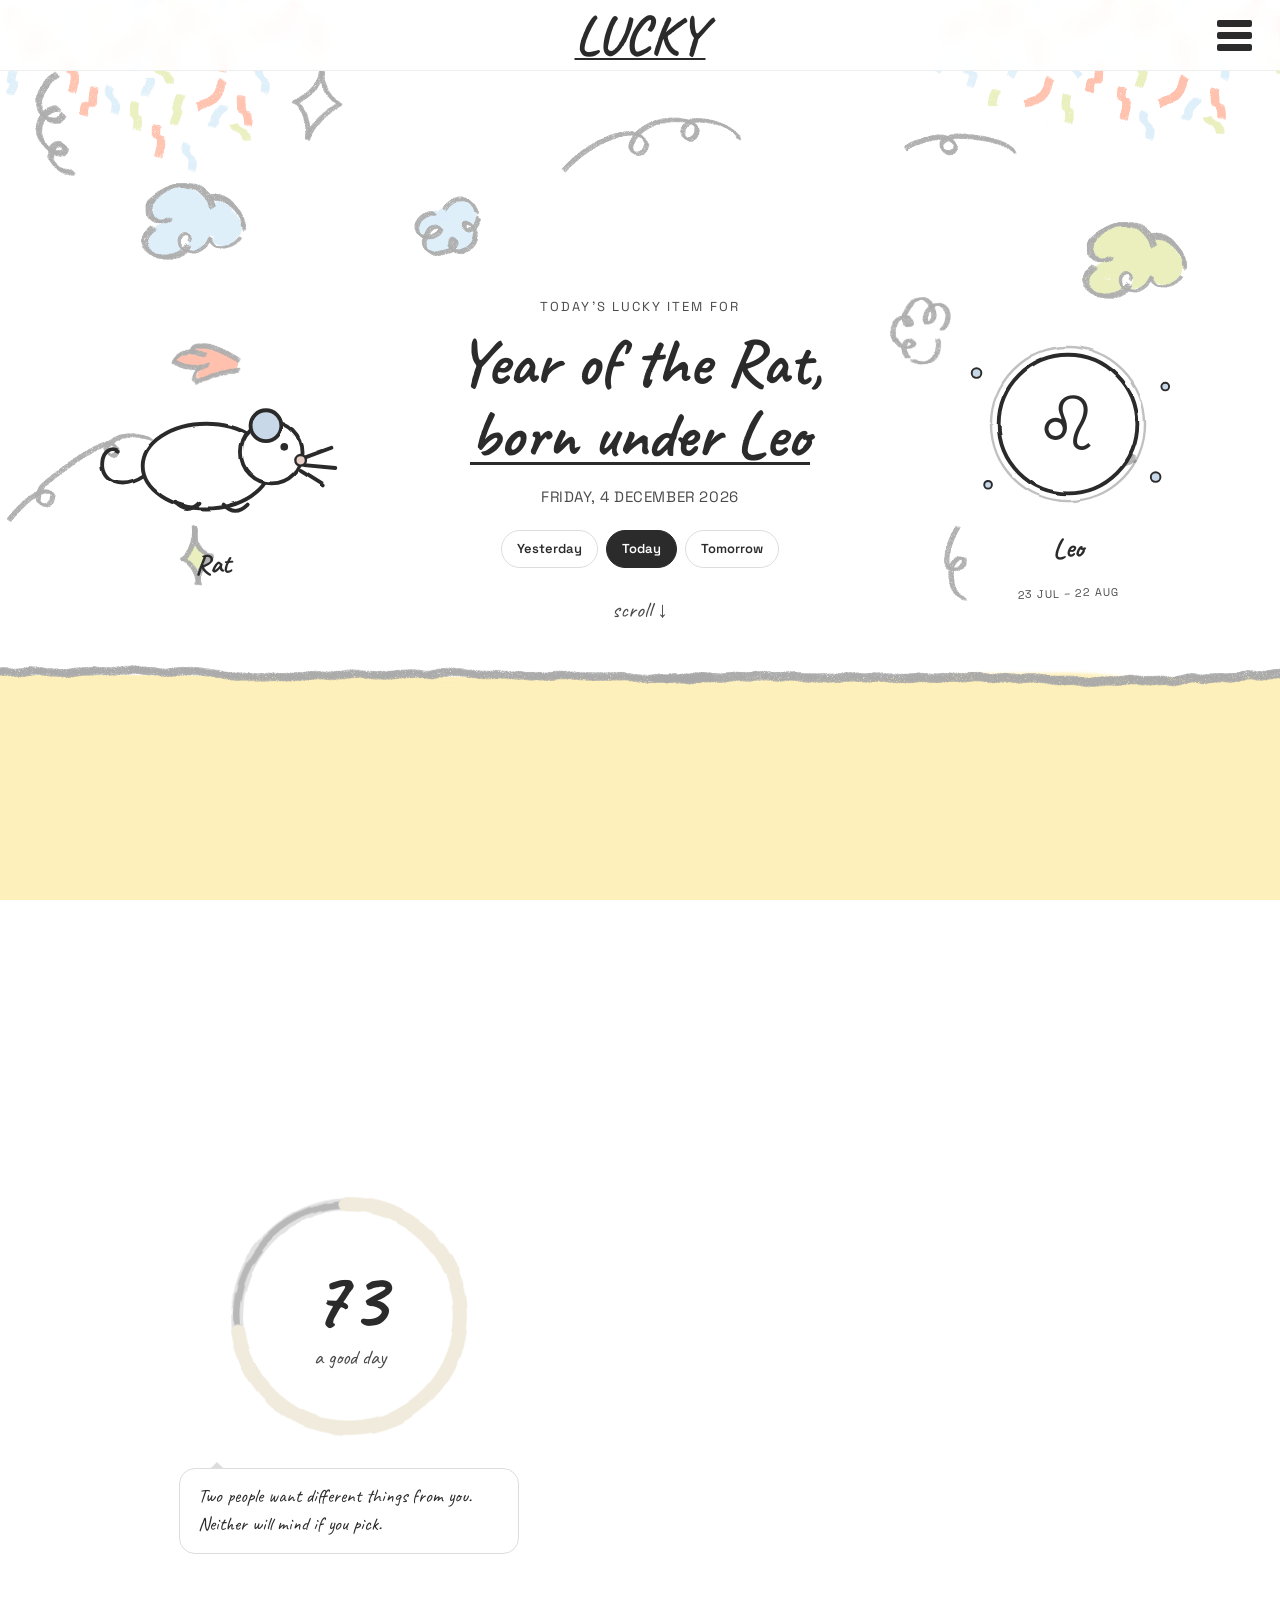
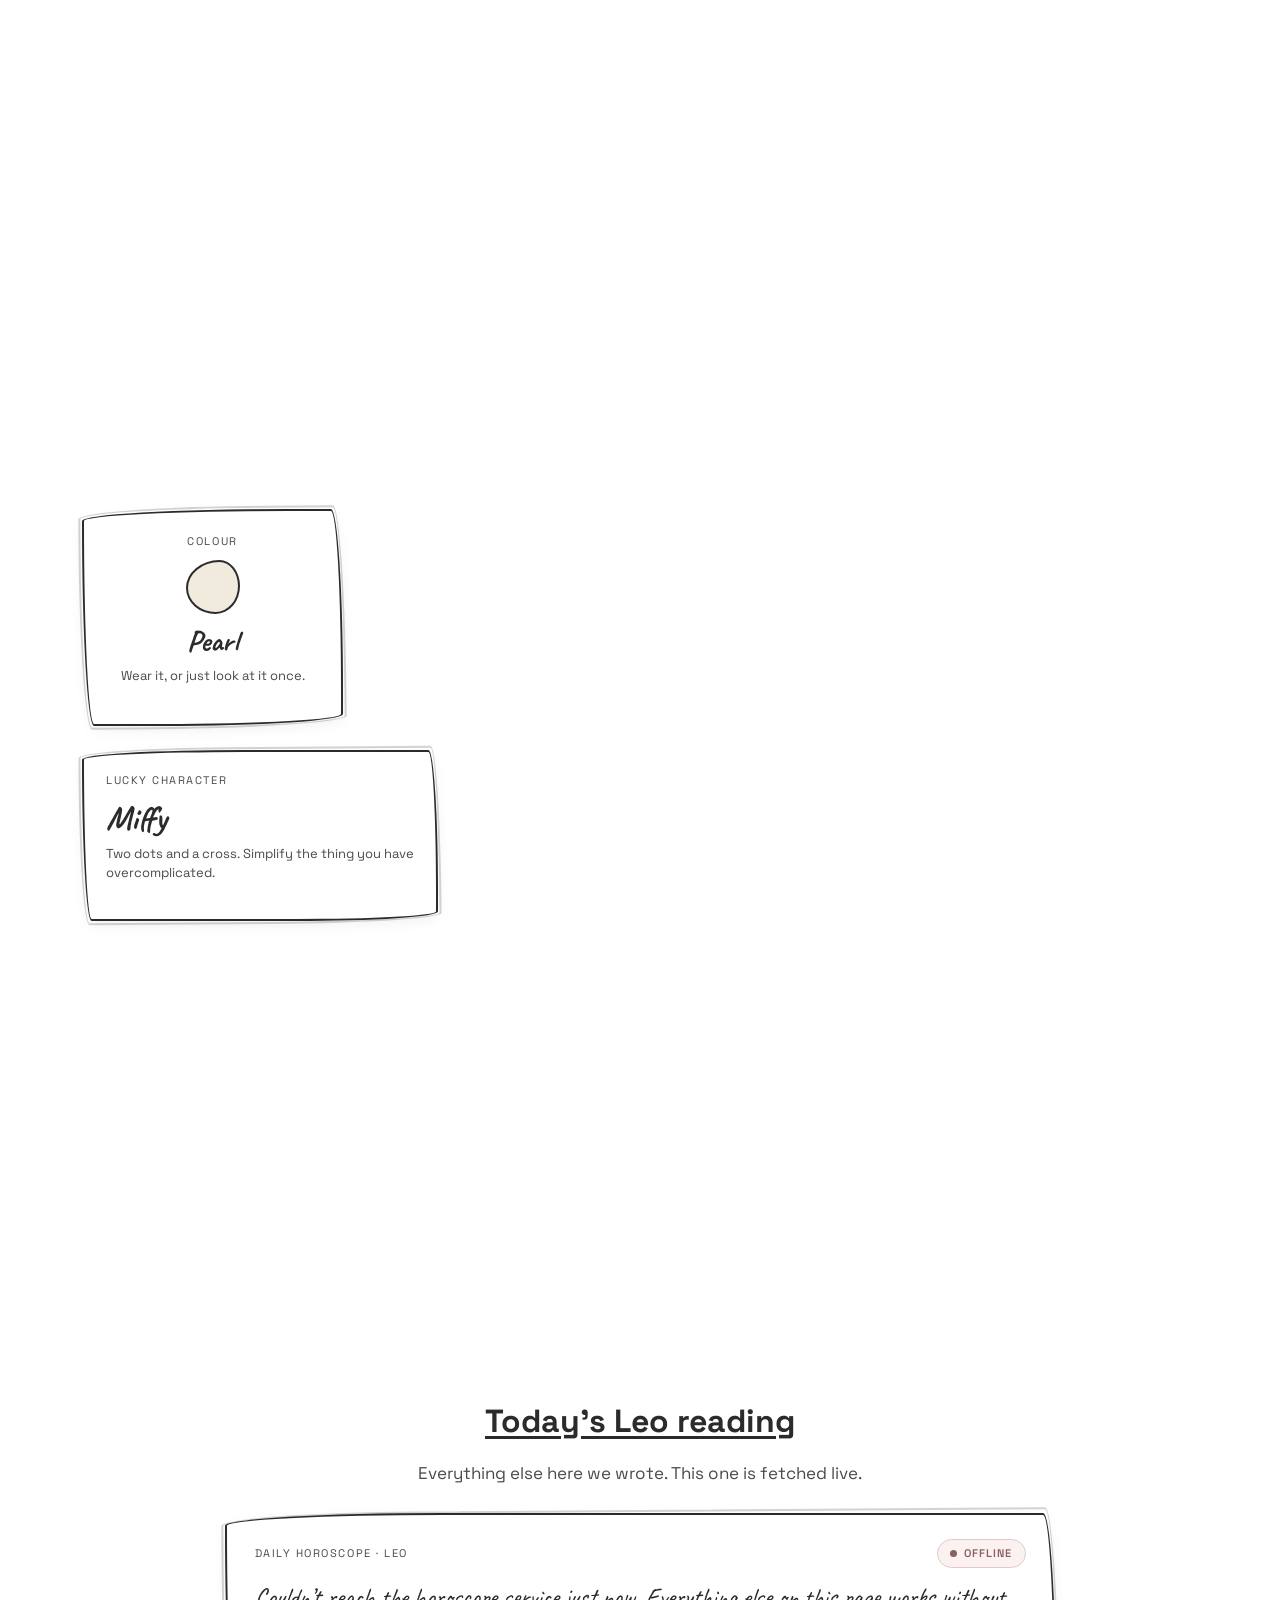
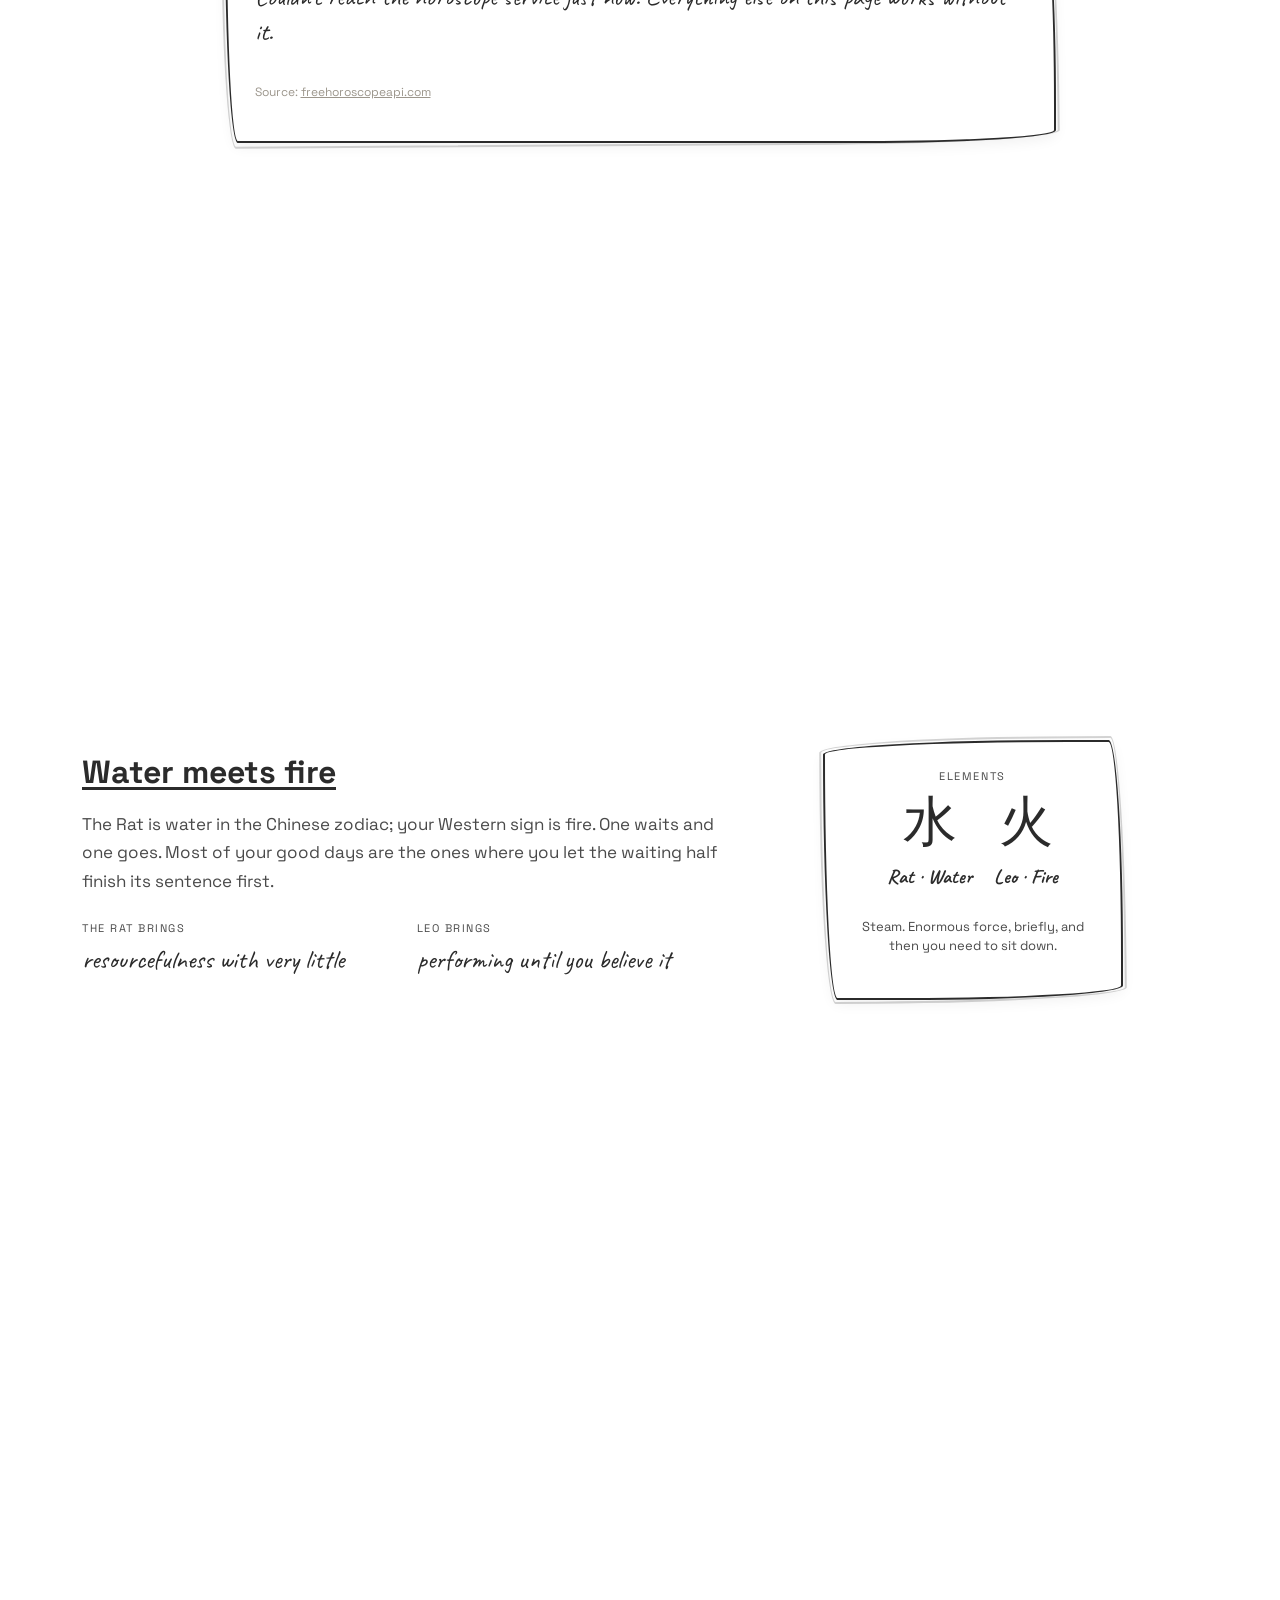
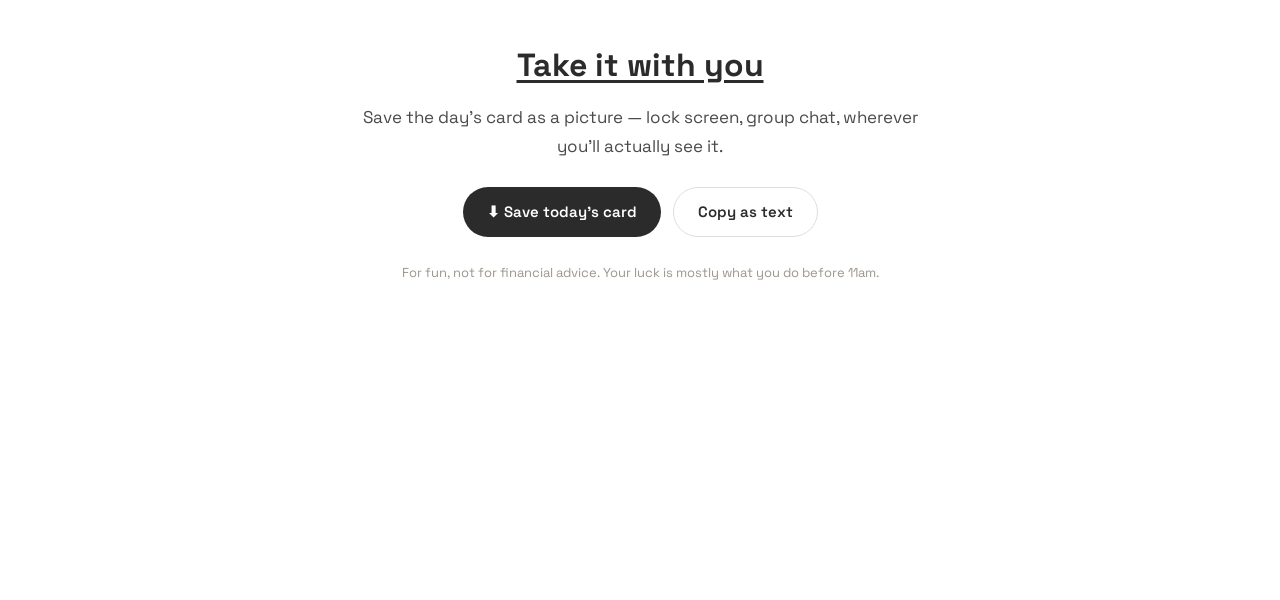
<file: leo.html>
<!DOCTYPE html>
<html lang="en">
<head>
  <meta charset="UTF-8" />
  <meta name="viewport" content="width=device-width, initial-scale=1.0" />
  <title>LUCKY — Rat × Leo</title>

  <!-- Bootstrap 5 -->
  <link href="https://cdn.jsdelivr.net/npm/bootstrap@5.3.0/dist/css/bootstrap.min.css" rel="stylesheet" />

  <!-- Google Fonts — same pairing as HELPFUL -->
  <link href="https://fonts.googleapis.com/css2?family=Space+Grotesk:wght@400;600;700&family=Caveat:wght@500;700&display=swap" rel="stylesheet" />

  <link rel="stylesheet" href="style_1.css" />
  <meta name="theme-color" content="#2B2B2B" />
</head>

<body data-sign="leo">

  <!-- ══ SKETCH FILTER ═══════════════════════════════════
       One feTurbulence + feDisplacementMap, reused by every
       drawn line on the page. Same trick as the timer dial. -->
  <svg width="0" height="0" style="position:absolute" aria-hidden="true">
    <filter id="roughen">
      <feTurbulence type="fractalNoise" baseFrequency="0.035" numOctaves="2" seed="7" result="n" />
      <feDisplacementMap in="SourceGraphic" in2="n" scale="3" xChannelSelector="R" yChannelSelector="G" />
    </filter>
    <filter id="roughen2">
      <feTurbulence type="fractalNoise" baseFrequency="0.02" numOctaves="3" seed="19" result="n" />
      <feDisplacementMap in="SourceGraphic" in2="n" scale="5" xChannelSelector="R" yChannelSelector="G" />
    </filter>
  </svg>

  <!-- ── NAV ──────────────────────────────────────────── -->
  <nav class="nav-bar">
    <div></div>
    <a class="nav-logo" href="#top" aria-label="LUCKY — back to top">LUCKY</a>
    <button class="hamburger" id="menuBtn" aria-label="Open menu">
      <span></span><span></span><span></span>
    </button>
  </nav>

  <div class="overlay" id="overlay"></div>
  <div class="side-menu" id="sideMenu">
    <button class="menu-close" id="menuClose" aria-label="Close menu">✕</button>
    <a class="menu-home" href="index_2.html">← All signs</a>
    <p class="menu-head">Year of the Rat ×</p>
    <p class="menu-sub">Pick your star sign</p>
    <!-- the twelve buttons are built by script.js from SIGNS -->
    <div class="sign-list" id="signList"></div>
  </div>

  <!-- ── SECTION 1 — HERO ─────────────────────────────── -->
  <section class="snap-section hero" id="top">
    <div class="container">
      <div class="row align-items-center g-4">

        <!-- left character — the Rat -->
        <div class="col-6 col-md-3 d-flex justify-content-center">
          <div class="doodle-char animate-in">
            <svg viewBox="0 0 270 210" role="img" aria-label="A hand-drawn rat">
              <g filter="url(#roughen)" fill="none" stroke="#2B2B2B" stroke-width="4"
                 stroke-linecap="round" stroke-linejoin="round">
                <path d="M64 142 C 40 158 18 148 20 128 C 21 116 30 112 36 116" />
                <ellipse cx="128" cy="132" rx="66" ry="44" fill="#FFFFFF" />
                <circle cx="196" cy="118" r="32" fill="#FFFFFF" />
                <circle cx="190" cy="90" r="16" fill="#C8D8E8" />
                <path d="M96 170 q 12 13 25 0" />
                <path d="M146 172 q 12 13 25 0" />
                <path d="M228 124 l 30 -11 M230 131 l 32 3 M226 137 l 24 15" />
              </g>
              <circle cx="209" cy="112" r="4" fill="#2B2B2B" />
              <circle cx="226" cy="126" r="5.5" fill="#E8CFC8" stroke="#2B2B2B" stroke-width="2.5" />
            </svg>
            <p class="doodle-name">Rat</p>
          </div>
        </div>

        <!-- centre text -->
        <div class="col-12 col-md-6 text-center order-3 order-md-2">
          <p class="hero-eyebrow animate-in">Today's lucky item for</p>
          <h1 class="hero-tagline animate-in delay-1">
            Year of the Rat,<br>
            <span id="signLine">born under Leo</span>
          </h1>
          <p class="hero-sub animate-in delay-2" id="heroDate">—</p>

          <div class="day-switch animate-in delay-3" id="daySwitch">
            <button class="chip" data-offset="-1">Yesterday</button>
            <button class="chip" data-offset="0" aria-pressed="true">Today</button>
            <button class="chip" data-offset="1">Tomorrow</button>
          </div>

          <p class="scroll-hint animate-in delay-3">scroll ↓</p>
        </div>

        <!-- right character — the chosen star sign -->
        <div class="col-6 col-md-3 d-flex justify-content-center order-2 order-md-3">
          <div class="doodle-char animate-in delay-2">
            <svg viewBox="0 0 270 210" role="img" aria-label="Your star sign">
              <g filter="url(#roughen)" fill="none" stroke="#2B2B2B" stroke-width="4"
                 stroke-linecap="round" stroke-linejoin="round">
                <circle cx="135" cy="105" r="72" fill="#FFFFFF" />
                <circle cx="135" cy="105" r="80" stroke-width="2.5" opacity=".3" />
              </g>
              <!-- a few stars, because a bare circle looked like a coin -->
              <g fill="#C8D8E8" stroke="#2B2B2B" stroke-width="2">
                <circle cx="40"  cy="52"  r="5" />
                <circle cx="236" cy="66"  r="4" />
                <circle cx="52"  cy="168" r="4" />
                <circle cx="226" cy="160" r="5" />
              </g>
              <text id="signGlyph" x="135" y="105" text-anchor="middle"
                    dominant-baseline="central" class="sign-glyph">♌︎</text>
            </svg>
            <p class="doodle-name" id="signName">Leo</p>
            <p class="doodle-dates" id="signDates">23 Jul – 22 Aug</p>
          </div>
        </div>

      </div>
    </div>
  </section>

  <!-- ── SECTION 2 — THE ITEM ─────────────────────────── -->
  <section class="snap-section section-item" id="item">
    <div class="container">
      <div class="row align-items-center g-5 justify-content-center">

        <!-- luck dial -->
        <div class="col-md-5 d-flex flex-column align-items-center">
          <div class="luck-dial doodle" id="luckDial">
            <svg class="ring" viewBox="0 0 200 200">
              <circle class="ring-sketch" cx="100" cy="100" r="86" />
              <circle class="ring-track"  cx="100" cy="100" r="86" />
              <circle class="ring-fill"   cx="100" cy="100" r="86" id="ringFill" />
            </svg>
            <div class="dial-face">
              <span class="dial-num" id="luckNum">—</span>
              <span class="dial-label" id="luckLabel">luck today</span>
            </div>
          </div>
          <div class="speech-bubble animate-in" id="readingBubble">—</div>
        </div>

        <!-- the item card -->
        <div class="col-md-6">
          <p class="section-heading animate-in">Carry this today</p>
          <div class="doodle-box item-card animate-in delay-1">
            <div class="item-icon" id="itemIcon">✦</div>
            <p class="item-name" id="itemName">—</p>
            <p class="item-note" id="itemNote">—</p>
            <p class="item-stamp" id="itemStamp">—</p>
          </div>
        </div>

      </div>
    </div>
  </section>

  <!-- ── SECTION 3 — THE DETAILS ──────────────────────── -->
  <section class="snap-section section-details" id="details">
    <div class="container">
      <div class="row g-4 justify-content-center">

        <div class="col-12 text-center mb-1">
          <p class="section-heading animate-in">The rest of the day's luck</p>
        </div>

        <div class="col-md-3 col-6">
          <div class="doodle-box mini-card animate-in">
            <p class="mini-label">Colour</p>
            <span class="swatch" id="colourSwatch"></span>
            <p class="mini-value" id="colourName">—</p>
            <p class="mini-note">Wear it, or just look at it once.</p>
          </div>
        </div>

        <div class="col-md-3 col-6">
          <div class="doodle-box mini-card animate-in delay-1">
            <p class="mini-label">Number</p>
            <p class="mini-big" id="luckyNumber">—</p>
            <p class="mini-note" id="numberNote">—</p>
          </div>
        </div>

        <div class="col-md-3 col-6">
          <div class="doodle-box mini-card animate-in delay-2">
            <p class="mini-label">Direction</p>
            <p class="mini-value" id="luckyDirection">—</p>
            <p class="mini-note">Face it when you have to decide something.</p>
          </div>
        </div>

        <div class="col-md-3 col-6">
          <div class="doodle-box mini-card animate-in delay-3">
            <p class="mini-label">Hour</p>
            <p class="mini-value" id="luckyHour">—</p>
            <p class="mini-note" id="hourNote">—</p>
          </div>
        </div>

        <div class="col-md-4 col-12">
          <div class="doodle-box strip-card char-card animate-in">
            <p class="mini-label">Lucky character</p>
            <p class="char-name" id="charName">—</p>
            <p class="mini-note" id="charNote">—</p>
          </div>
        </div>

        <div class="col-md-4 col-12">
          <div class="doodle-box strip-card animate-in delay-1">
            <p class="mini-label">One small thing to do</p>
            <p class="strip-text" id="microAction">—</p>
          </div>
        </div>

        <div class="col-md-4 col-12">
          <div class="doodle-box strip-card warn animate-in delay-2">
            <p class="mini-label">Go easy on</p>
            <p class="strip-text" id="avoidThing">—</p>
          </div>
        </div>

      </div>
    </div>
  </section>

  <!-- ── SECTION 4 — LIVE HOROSCOPE ───────────────────────
       The only part of this page that isn't ours. Pulled from
       freehoroscopeapi.com (free, no API key). If the request
       fails — offline, blocked, service down — the card says so
       and the rest of the page carries on unaffected.          -->
  <section class="snap-section section-horoscope" id="horoscope">
    <div class="container">
      <div class="row justify-content-center">
        <div class="col-lg-9">

          <p class="section-heading animate-in text-center" id="horoHeading">Today's reading</p>
          <p class="section-text animate-in delay-1 text-center" style="max-width:520px;margin:0 auto 26px">
            Everything else here we wrote. This one is fetched live.
          </p>

          <div class="doodle-box horo-card animate-in delay-2">
            <div class="horo-head">
              <span class="mini-label" style="margin:0" id="horoLabel">Daily horoscope</span>
              <span class="horo-badge loading" id="horoBadge">loading</span>
            </div>
            <p class="horo-text" id="horoText">Fetching today's reading…</p>
            <p class="horo-source" id="horoSource">
              Source: <a href="https://freehoroscopeapi.com" target="_blank" rel="noopener">freehoroscopeapi.com</a>
            </p>
          </div>

        </div>
      </div>
    </div>
  </section>

  <!-- ── SECTION 4 — THE TWO SIGNS ────────────────────── -->
  <section class="snap-section section-signs" id="signs">
    <div class="container">
      <div class="row align-items-center g-4">

        <div class="col-md-7">
          <p class="section-heading animate-in" id="blendHeading">&nbsp;</p>
          <p class="section-text animate-in delay-1" id="blendText">—</p>

          <div class="brings animate-in delay-2">
            <div class="brings-col">
              <p class="brings-head">The Rat brings</p>
              <p class="brings-text" id="ratBrings">—</p>
            </div>
            <div class="brings-col">
              <p class="brings-head" id="signBringsHead">Leo brings</p>
              <p class="brings-text" id="signBrings">—</p>
            </div>
          </div>
        </div>

        <div class="col-md-5 d-flex justify-content-center">
          <div class="doodle-box element-card animate-in delay-1">
            <p class="mini-label">Elements</p>
            <div class="elem-pair">
              <div>
                <p class="elem-glyph">水</p>
                <p class="elem-name">Rat · Water</p>
              </div>
              <div>
                <p class="elem-glyph" id="signElemGlyph">水</p>
                <p class="elem-name" id="signElemName">&nbsp;</p>
              </div>
            </div>
            <p class="mini-note" id="blendNote">—</p>
          </div>
        </div>

      </div>
    </div>
  </section>

  <!-- ── SECTION 5 — SAVE ─────────────────────────────── -->
  <section class="snap-section section-save" id="save">
    <div class="container text-center">
      <p class="section-heading animate-in">Take it with you</p>
      <p class="section-text animate-in delay-1" style="max-width:560px;margin:0 auto 26px">
        Save the day's card as a picture — lock screen, group chat, wherever
        you'll actually see it.
      </p>

      <div class="save-actions animate-in delay-2">
        <button class="bth bth-primary" id="saveBtn">⬇ Save today's card</button>
        <button class="bth bth-soft" id="copyBtn">Copy as text</button>
      </div>

      <p class="disclaimer animate-in delay-3">
        For fun, not for financial advice. Your luck is mostly what you do before 11am.
      </p>
    </div>
  </section>

  <div class="toast" id="toast"></div>

  <script src="https://cdn.jsdelivr.net/npm/bootstrap@5.3.0/dist/js/bootstrap.bundle.min.js"></script>
  <script src="script.js" defer></script>
</body>
</html>
</file>
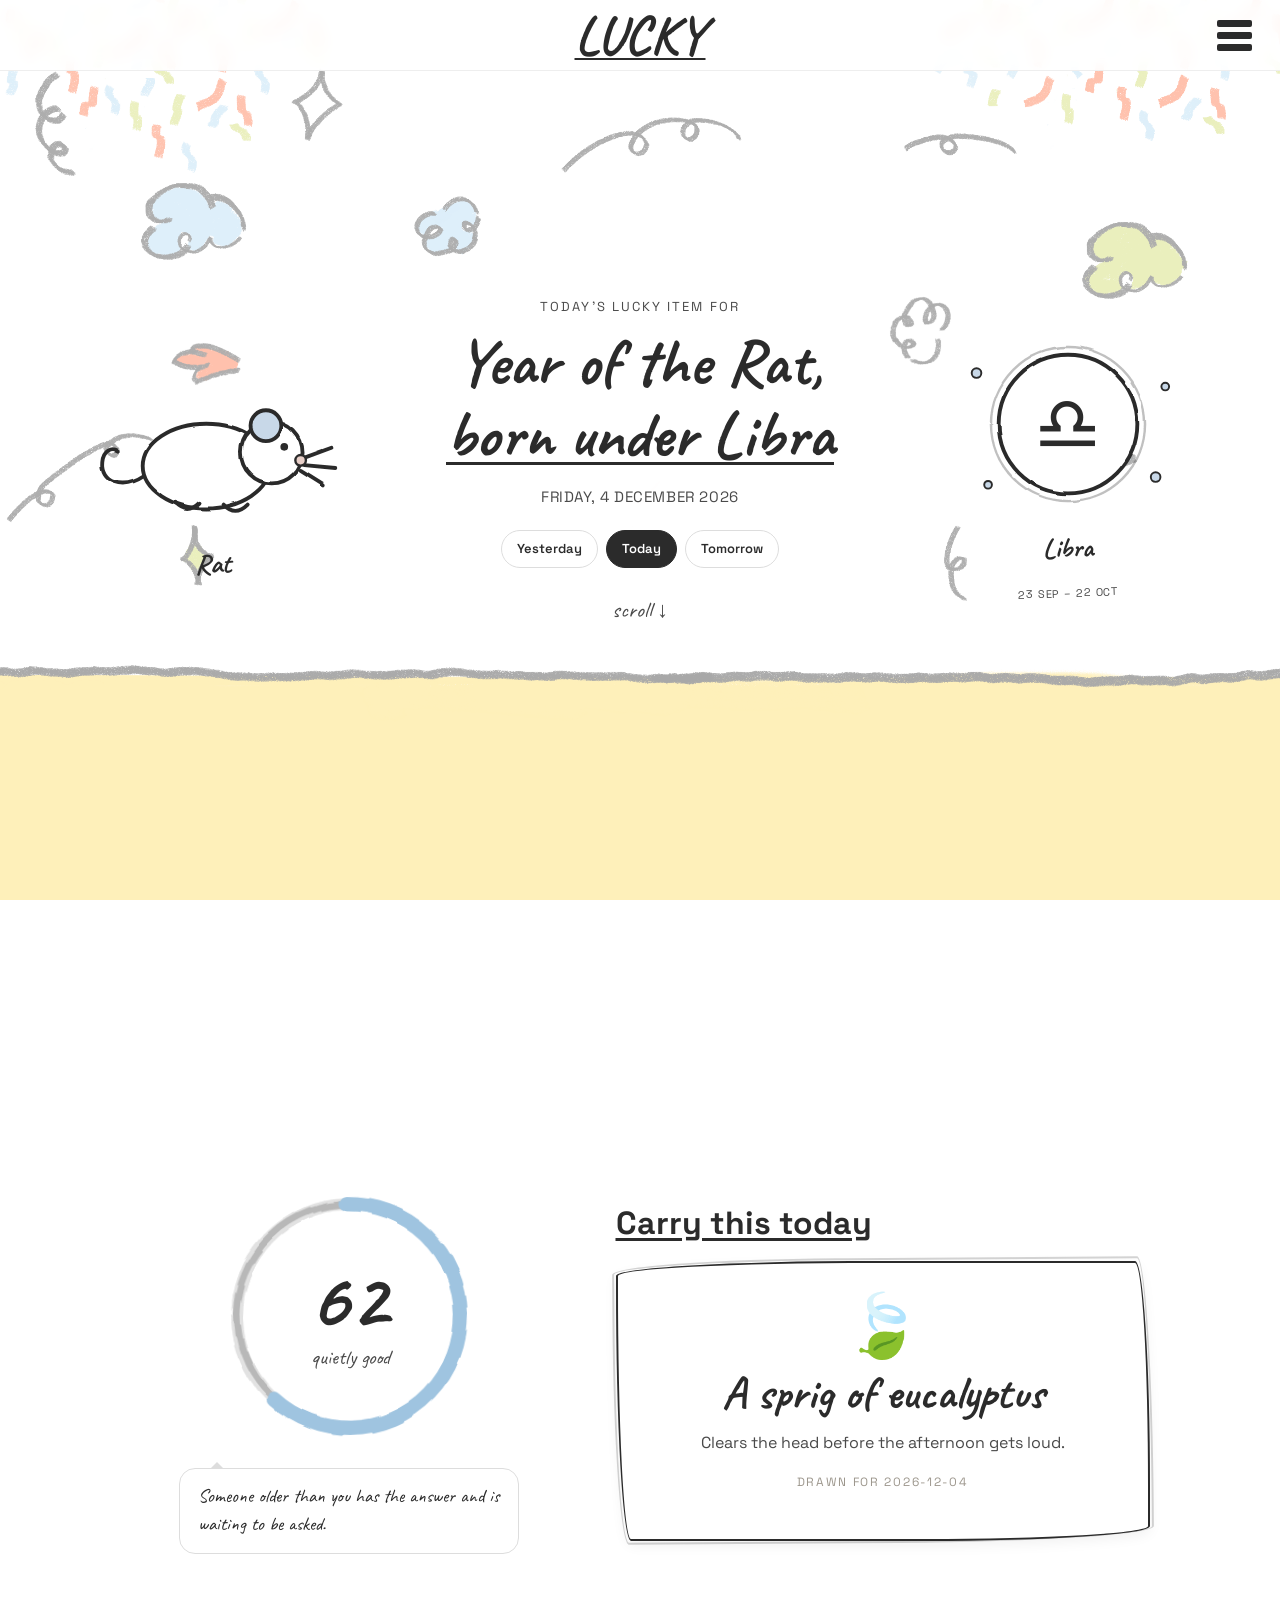
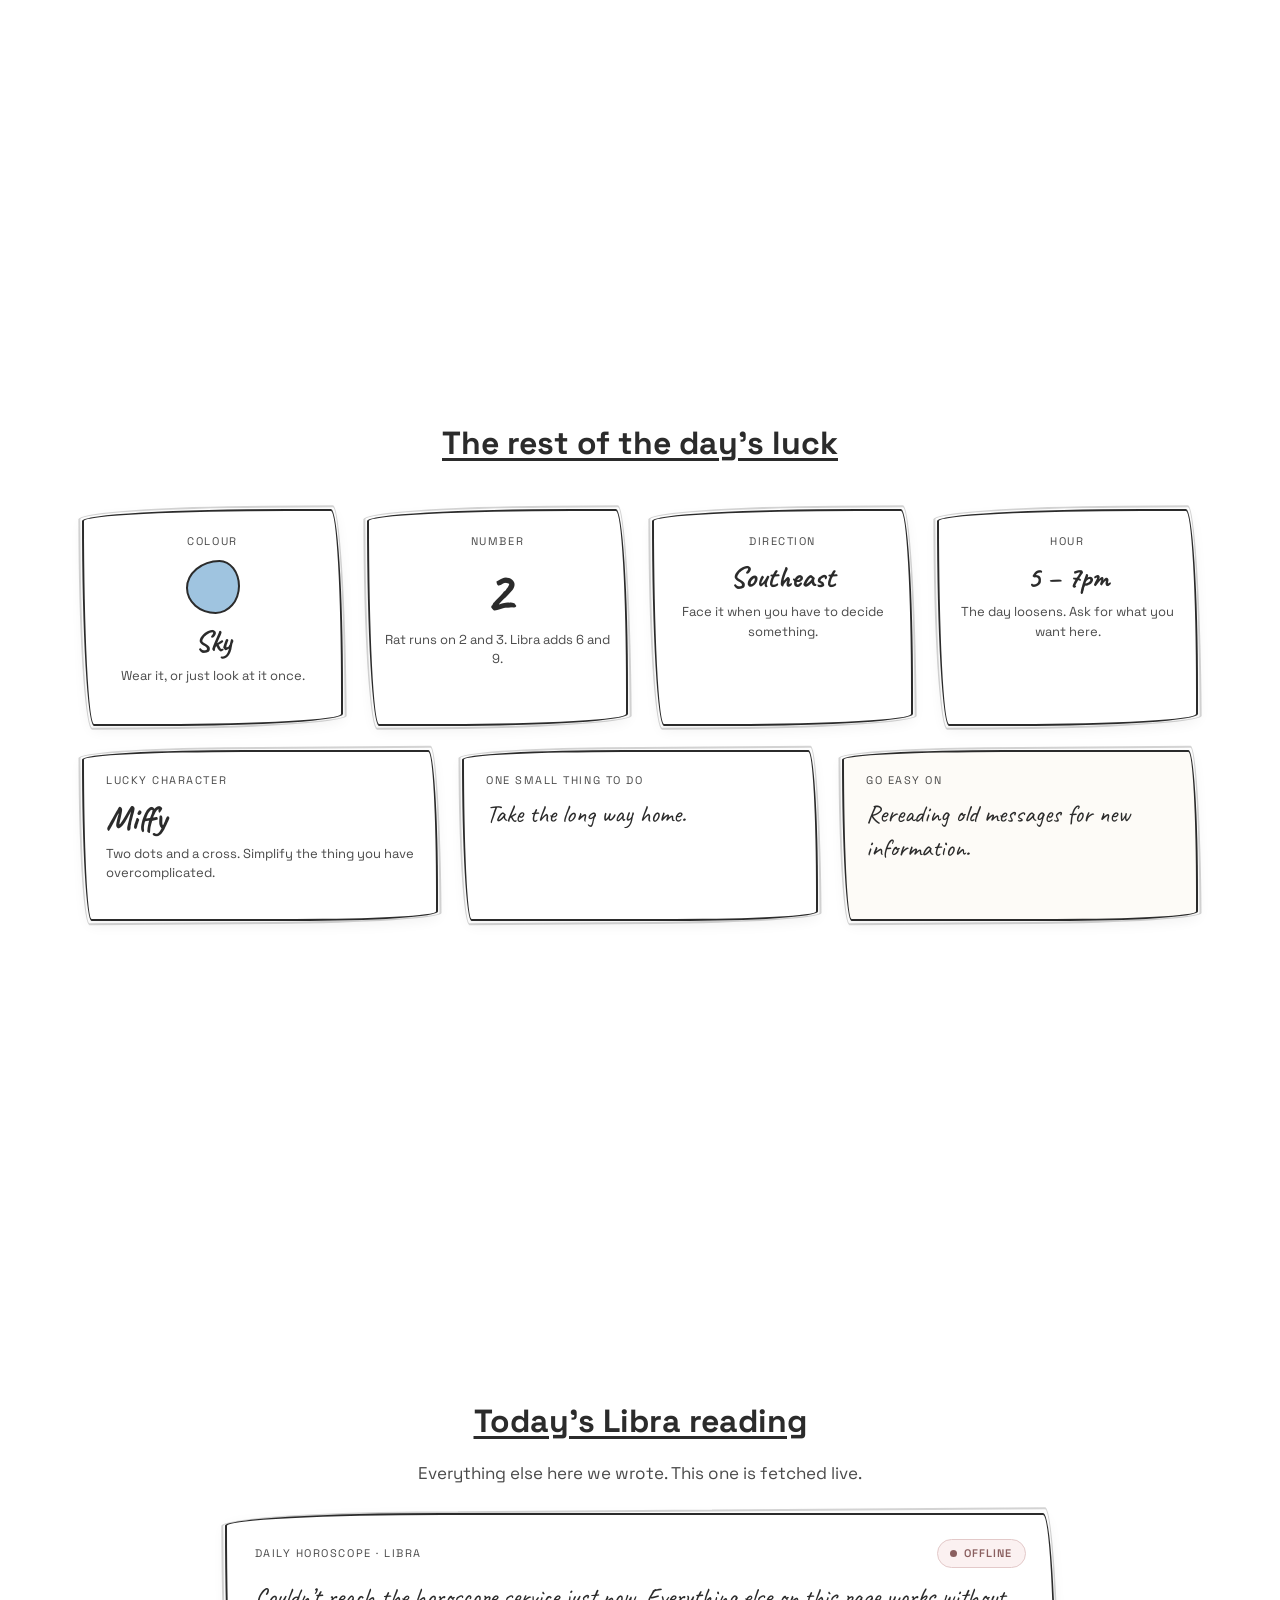
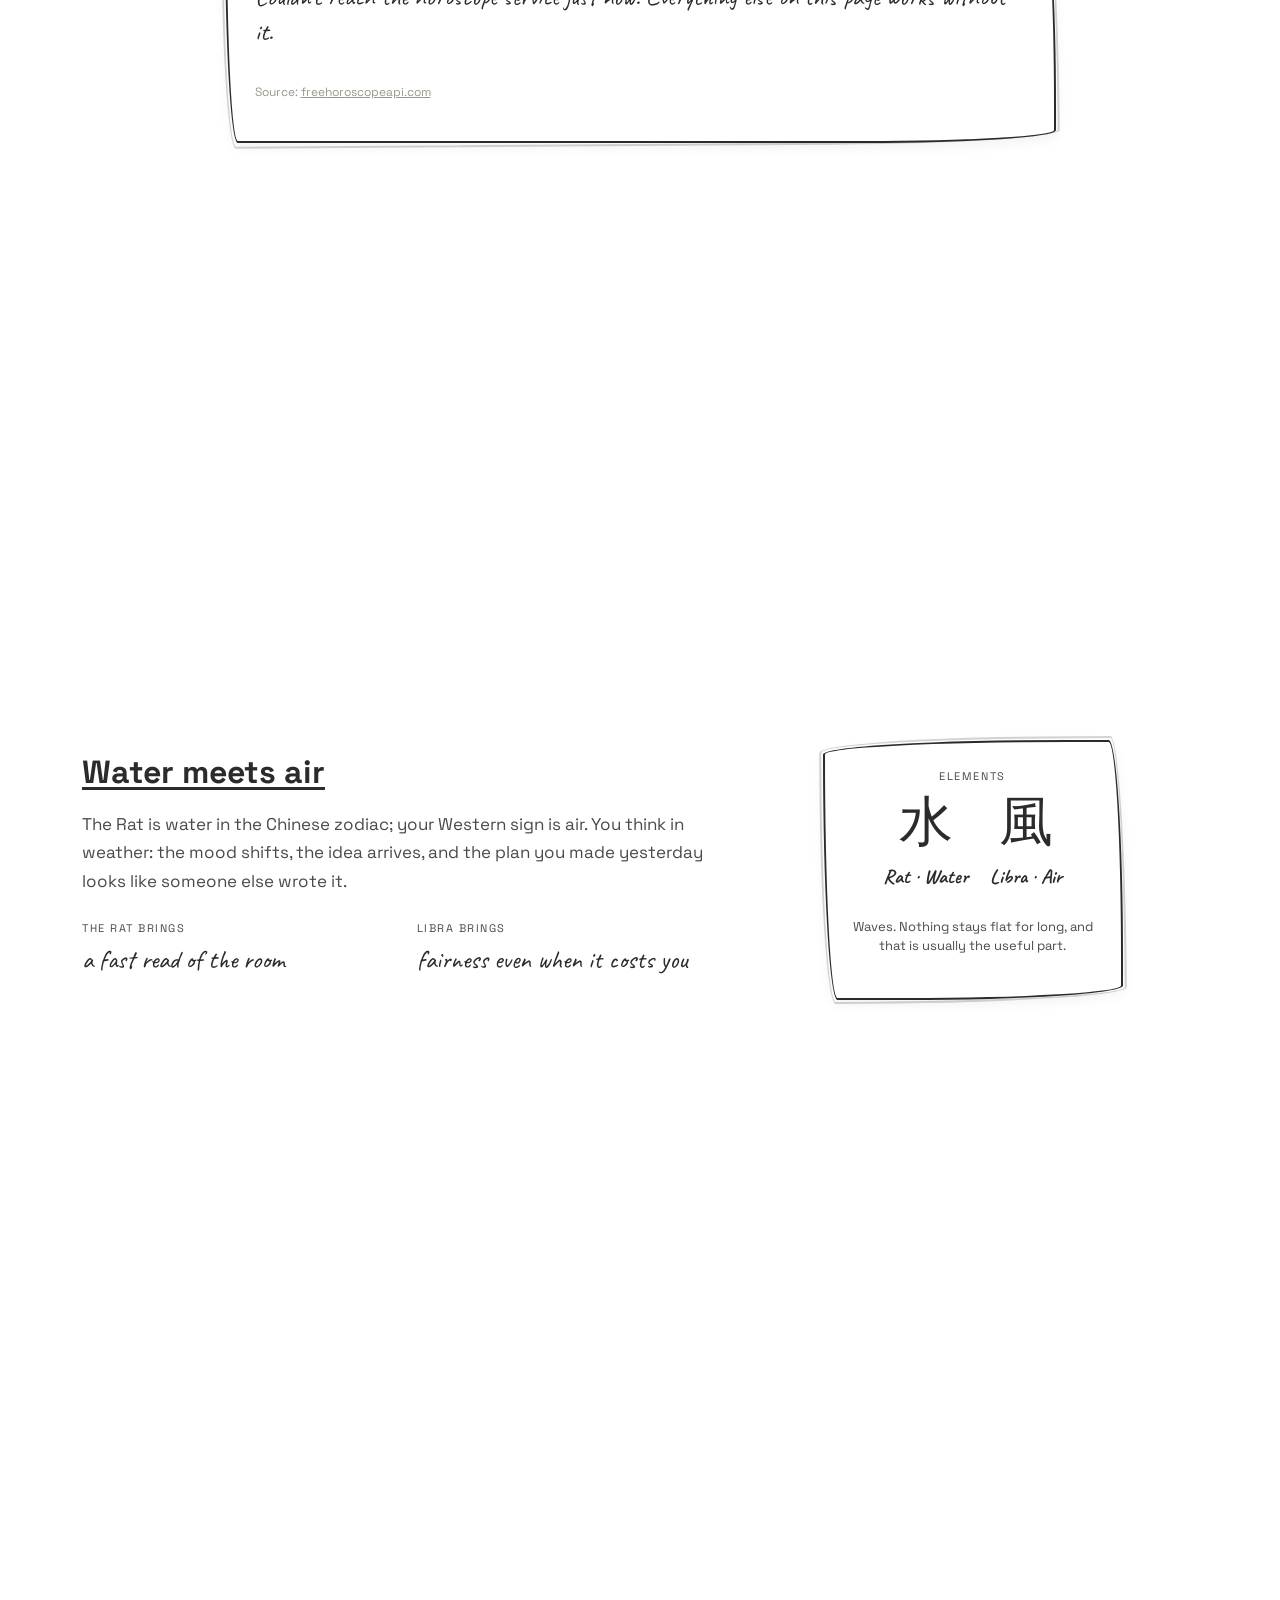
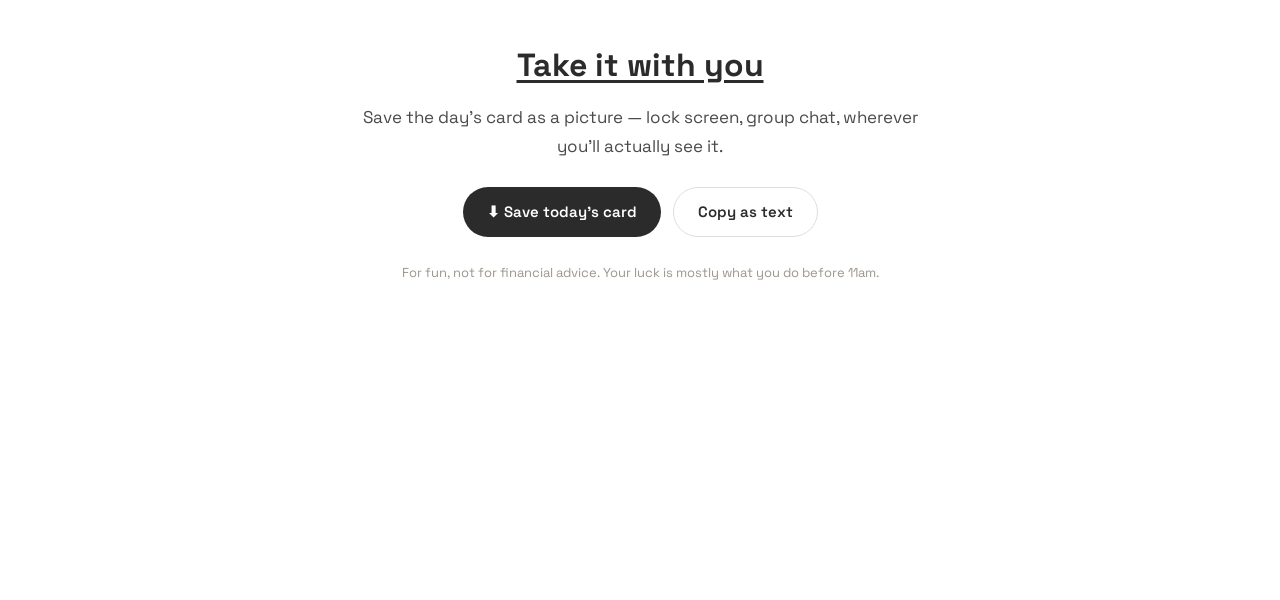
<file: libra.html>
<!DOCTYPE html>
<html lang="en">
<head>
  <meta charset="UTF-8" />
  <meta name="viewport" content="width=device-width, initial-scale=1.0" />
  <title>LUCKY — Rat × Libra</title>

  <!-- Bootstrap 5 -->
  <link href="https://cdn.jsdelivr.net/npm/bootstrap@5.3.0/dist/css/bootstrap.min.css" rel="stylesheet" />

  <!-- Google Fonts — same pairing as HELPFUL -->
  <link href="https://fonts.googleapis.com/css2?family=Space+Grotesk:wght@400;600;700&family=Caveat:wght@500;700&display=swap" rel="stylesheet" />

  <link rel="stylesheet" href="style_1.css" />
  <meta name="theme-color" content="#2B2B2B" />
</head>

<body data-sign="libra">

  <!-- ══ SKETCH FILTER ═══════════════════════════════════
       One feTurbulence + feDisplacementMap, reused by every
       drawn line on the page. Same trick as the timer dial. -->
  <svg width="0" height="0" style="position:absolute" aria-hidden="true">
    <filter id="roughen">
      <feTurbulence type="fractalNoise" baseFrequency="0.035" numOctaves="2" seed="7" result="n" />
      <feDisplacementMap in="SourceGraphic" in2="n" scale="3" xChannelSelector="R" yChannelSelector="G" />
    </filter>
    <filter id="roughen2">
      <feTurbulence type="fractalNoise" baseFrequency="0.02" numOctaves="3" seed="19" result="n" />
      <feDisplacementMap in="SourceGraphic" in2="n" scale="5" xChannelSelector="R" yChannelSelector="G" />
    </filter>
  </svg>

  <!-- ── NAV ──────────────────────────────────────────── -->
  <nav class="nav-bar">
    <div></div>
    <a class="nav-logo" href="#top" aria-label="LUCKY — back to top">LUCKY</a>
    <button class="hamburger" id="menuBtn" aria-label="Open menu">
      <span></span><span></span><span></span>
    </button>
  </nav>

  <div class="overlay" id="overlay"></div>
  <div class="side-menu" id="sideMenu">
    <button class="menu-close" id="menuClose" aria-label="Close menu">✕</button>
    <a class="menu-home" href="index_2.html">← All signs</a>
    <p class="menu-head">Year of the Rat ×</p>
    <p class="menu-sub">Pick your star sign</p>
    <!-- the twelve buttons are built by script.js from SIGNS -->
    <div class="sign-list" id="signList"></div>
  </div>

  <!-- ── SECTION 1 — HERO ─────────────────────────────── -->
  <section class="snap-section hero" id="top">
    <div class="container">
      <div class="row align-items-center g-4">

        <!-- left character — the Rat -->
        <div class="col-6 col-md-3 d-flex justify-content-center">
          <div class="doodle-char animate-in">
            <svg viewBox="0 0 270 210" role="img" aria-label="A hand-drawn rat">
              <g filter="url(#roughen)" fill="none" stroke="#2B2B2B" stroke-width="4"
                 stroke-linecap="round" stroke-linejoin="round">
                <path d="M64 142 C 40 158 18 148 20 128 C 21 116 30 112 36 116" />
                <ellipse cx="128" cy="132" rx="66" ry="44" fill="#FFFFFF" />
                <circle cx="196" cy="118" r="32" fill="#FFFFFF" />
                <circle cx="190" cy="90" r="16" fill="#C8D8E8" />
                <path d="M96 170 q 12 13 25 0" />
                <path d="M146 172 q 12 13 25 0" />
                <path d="M228 124 l 30 -11 M230 131 l 32 3 M226 137 l 24 15" />
              </g>
              <circle cx="209" cy="112" r="4" fill="#2B2B2B" />
              <circle cx="226" cy="126" r="5.5" fill="#E8CFC8" stroke="#2B2B2B" stroke-width="2.5" />
            </svg>
            <p class="doodle-name">Rat</p>
          </div>
        </div>

        <!-- centre text -->
        <div class="col-12 col-md-6 text-center order-3 order-md-2">
          <p class="hero-eyebrow animate-in">Today's lucky item for</p>
          <h1 class="hero-tagline animate-in delay-1">
            Year of the Rat,<br>
            <span id="signLine">born under Libra</span>
          </h1>
          <p class="hero-sub animate-in delay-2" id="heroDate">—</p>

          <div class="day-switch animate-in delay-3" id="daySwitch">
            <button class="chip" data-offset="-1">Yesterday</button>
            <button class="chip" data-offset="0" aria-pressed="true">Today</button>
            <button class="chip" data-offset="1">Tomorrow</button>
          </div>

          <p class="scroll-hint animate-in delay-3">scroll ↓</p>
        </div>

        <!-- right character — the chosen star sign -->
        <div class="col-6 col-md-3 d-flex justify-content-center order-2 order-md-3">
          <div class="doodle-char animate-in delay-2">
            <svg viewBox="0 0 270 210" role="img" aria-label="Your star sign">
              <g filter="url(#roughen)" fill="none" stroke="#2B2B2B" stroke-width="4"
                 stroke-linecap="round" stroke-linejoin="round">
                <circle cx="135" cy="105" r="72" fill="#FFFFFF" />
                <circle cx="135" cy="105" r="80" stroke-width="2.5" opacity=".3" />
              </g>
              <!-- a few stars, because a bare circle looked like a coin -->
              <g fill="#C8D8E8" stroke="#2B2B2B" stroke-width="2">
                <circle cx="40"  cy="52"  r="5" />
                <circle cx="236" cy="66"  r="4" />
                <circle cx="52"  cy="168" r="4" />
                <circle cx="226" cy="160" r="5" />
              </g>
              <text id="signGlyph" x="135" y="105" text-anchor="middle"
                    dominant-baseline="central" class="sign-glyph">♎︎</text>
            </svg>
            <p class="doodle-name" id="signName">Libra</p>
            <p class="doodle-dates" id="signDates">23 Sep – 22 Oct</p>
          </div>
        </div>

      </div>
    </div>
  </section>

  <!-- ── SECTION 2 — THE ITEM ─────────────────────────── -->
  <section class="snap-section section-item" id="item">
    <div class="container">
      <div class="row align-items-center g-5 justify-content-center">

        <!-- luck dial -->
        <div class="col-md-5 d-flex flex-column align-items-center">
          <div class="luck-dial doodle" id="luckDial">
            <svg class="ring" viewBox="0 0 200 200">
              <circle class="ring-sketch" cx="100" cy="100" r="86" />
              <circle class="ring-track"  cx="100" cy="100" r="86" />
              <circle class="ring-fill"   cx="100" cy="100" r="86" id="ringFill" />
            </svg>
            <div class="dial-face">
              <span class="dial-num" id="luckNum">—</span>
              <span class="dial-label" id="luckLabel">luck today</span>
            </div>
          </div>
          <div class="speech-bubble animate-in" id="readingBubble">—</div>
        </div>

        <!-- the item card -->
        <div class="col-md-6">
          <p class="section-heading animate-in">Carry this today</p>
          <div class="doodle-box item-card animate-in delay-1">
            <div class="item-icon" id="itemIcon">✦</div>
            <p class="item-name" id="itemName">—</p>
            <p class="item-note" id="itemNote">—</p>
            <p class="item-stamp" id="itemStamp">—</p>
          </div>
        </div>

      </div>
    </div>
  </section>

  <!-- ── SECTION 3 — THE DETAILS ──────────────────────── -->
  <section class="snap-section section-details" id="details">
    <div class="container">
      <div class="row g-4 justify-content-center">

        <div class="col-12 text-center mb-1">
          <p class="section-heading animate-in">The rest of the day's luck</p>
        </div>

        <div class="col-md-3 col-6">
          <div class="doodle-box mini-card animate-in">
            <p class="mini-label">Colour</p>
            <span class="swatch" id="colourSwatch"></span>
            <p class="mini-value" id="colourName">—</p>
            <p class="mini-note">Wear it, or just look at it once.</p>
          </div>
        </div>

        <div class="col-md-3 col-6">
          <div class="doodle-box mini-card animate-in delay-1">
            <p class="mini-label">Number</p>
            <p class="mini-big" id="luckyNumber">—</p>
            <p class="mini-note" id="numberNote">—</p>
          </div>
        </div>

        <div class="col-md-3 col-6">
          <div class="doodle-box mini-card animate-in delay-2">
            <p class="mini-label">Direction</p>
            <p class="mini-value" id="luckyDirection">—</p>
            <p class="mini-note">Face it when you have to decide something.</p>
          </div>
        </div>

        <div class="col-md-3 col-6">
          <div class="doodle-box mini-card animate-in delay-3">
            <p class="mini-label">Hour</p>
            <p class="mini-value" id="luckyHour">—</p>
            <p class="mini-note" id="hourNote">—</p>
          </div>
        </div>

        <div class="col-md-4 col-12">
          <div class="doodle-box strip-card char-card animate-in">
            <p class="mini-label">Lucky character</p>
            <p class="char-name" id="charName">—</p>
            <p class="mini-note" id="charNote">—</p>
          </div>
        </div>

        <div class="col-md-4 col-12">
          <div class="doodle-box strip-card animate-in delay-1">
            <p class="mini-label">One small thing to do</p>
            <p class="strip-text" id="microAction">—</p>
          </div>
        </div>

        <div class="col-md-4 col-12">
          <div class="doodle-box strip-card warn animate-in delay-2">
            <p class="mini-label">Go easy on</p>
            <p class="strip-text" id="avoidThing">—</p>
          </div>
        </div>

      </div>
    </div>
  </section>

  <!-- ── SECTION 4 — LIVE HOROSCOPE ───────────────────────
       The only part of this page that isn't ours. Pulled from
       freehoroscopeapi.com (free, no API key). If the request
       fails — offline, blocked, service down — the card says so
       and the rest of the page carries on unaffected.          -->
  <section class="snap-section section-horoscope" id="horoscope">
    <div class="container">
      <div class="row justify-content-center">
        <div class="col-lg-9">

          <p class="section-heading animate-in text-center" id="horoHeading">Today's reading</p>
          <p class="section-text animate-in delay-1 text-center" style="max-width:520px;margin:0 auto 26px">
            Everything else here we wrote. This one is fetched live.
          </p>

          <div class="doodle-box horo-card animate-in delay-2">
            <div class="horo-head">
              <span class="mini-label" style="margin:0" id="horoLabel">Daily horoscope</span>
              <span class="horo-badge loading" id="horoBadge">loading</span>
            </div>
            <p class="horo-text" id="horoText">Fetching today's reading…</p>
            <p class="horo-source" id="horoSource">
              Source: <a href="https://freehoroscopeapi.com" target="_blank" rel="noopener">freehoroscopeapi.com</a>
            </p>
          </div>

        </div>
      </div>
    </div>
  </section>

  <!-- ── SECTION 4 — THE TWO SIGNS ────────────────────── -->
  <section class="snap-section section-signs" id="signs">
    <div class="container">
      <div class="row align-items-center g-4">

        <div class="col-md-7">
          <p class="section-heading animate-in" id="blendHeading">&nbsp;</p>
          <p class="section-text animate-in delay-1" id="blendText">—</p>

          <div class="brings animate-in delay-2">
            <div class="brings-col">
              <p class="brings-head">The Rat brings</p>
              <p class="brings-text" id="ratBrings">—</p>
            </div>
            <div class="brings-col">
              <p class="brings-head" id="signBringsHead">Libra brings</p>
              <p class="brings-text" id="signBrings">—</p>
            </div>
          </div>
        </div>

        <div class="col-md-5 d-flex justify-content-center">
          <div class="doodle-box element-card animate-in delay-1">
            <p class="mini-label">Elements</p>
            <div class="elem-pair">
              <div>
                <p class="elem-glyph">水</p>
                <p class="elem-name">Rat · Water</p>
              </div>
              <div>
                <p class="elem-glyph" id="signElemGlyph">水</p>
                <p class="elem-name" id="signElemName">&nbsp;</p>
              </div>
            </div>
            <p class="mini-note" id="blendNote">—</p>
          </div>
        </div>

      </div>
    </div>
  </section>

  <!-- ── SECTION 5 — SAVE ─────────────────────────────── -->
  <section class="snap-section section-save" id="save">
    <div class="container text-center">
      <p class="section-heading animate-in">Take it with you</p>
      <p class="section-text animate-in delay-1" style="max-width:560px;margin:0 auto 26px">
        Save the day's card as a picture — lock screen, group chat, wherever
        you'll actually see it.
      </p>

      <div class="save-actions animate-in delay-2">
        <button class="bth bth-primary" id="saveBtn">⬇ Save today's card</button>
        <button class="bth bth-soft" id="copyBtn">Copy as text</button>
      </div>

      <p class="disclaimer animate-in delay-3">
        For fun, not for financial advice. Your luck is mostly what you do before 11am.
      </p>
    </div>
  </section>

  <div class="toast" id="toast"></div>

  <script src="https://cdn.jsdelivr.net/npm/bootstrap@5.3.0/dist/js/bootstrap.bundle.min.js"></script>
  <script src="script.js" defer></script>
</body>
</html>
</file>
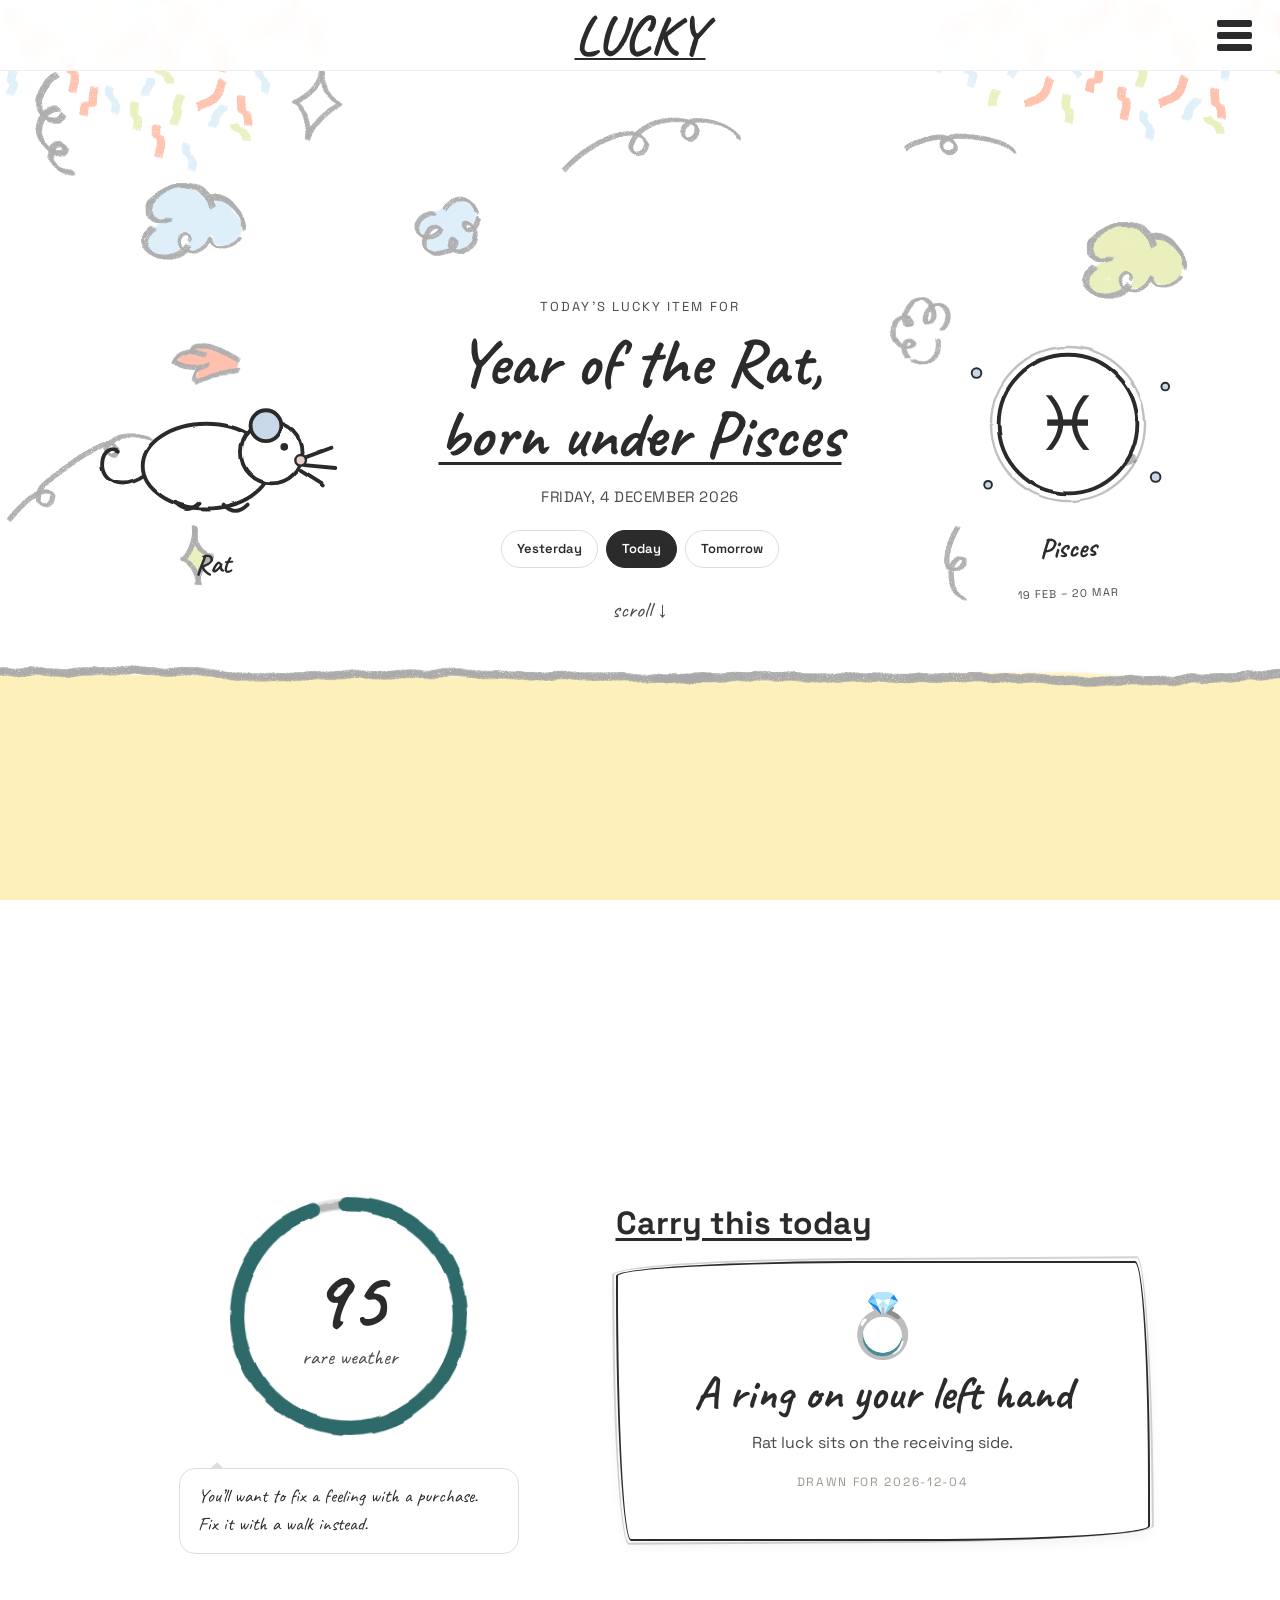
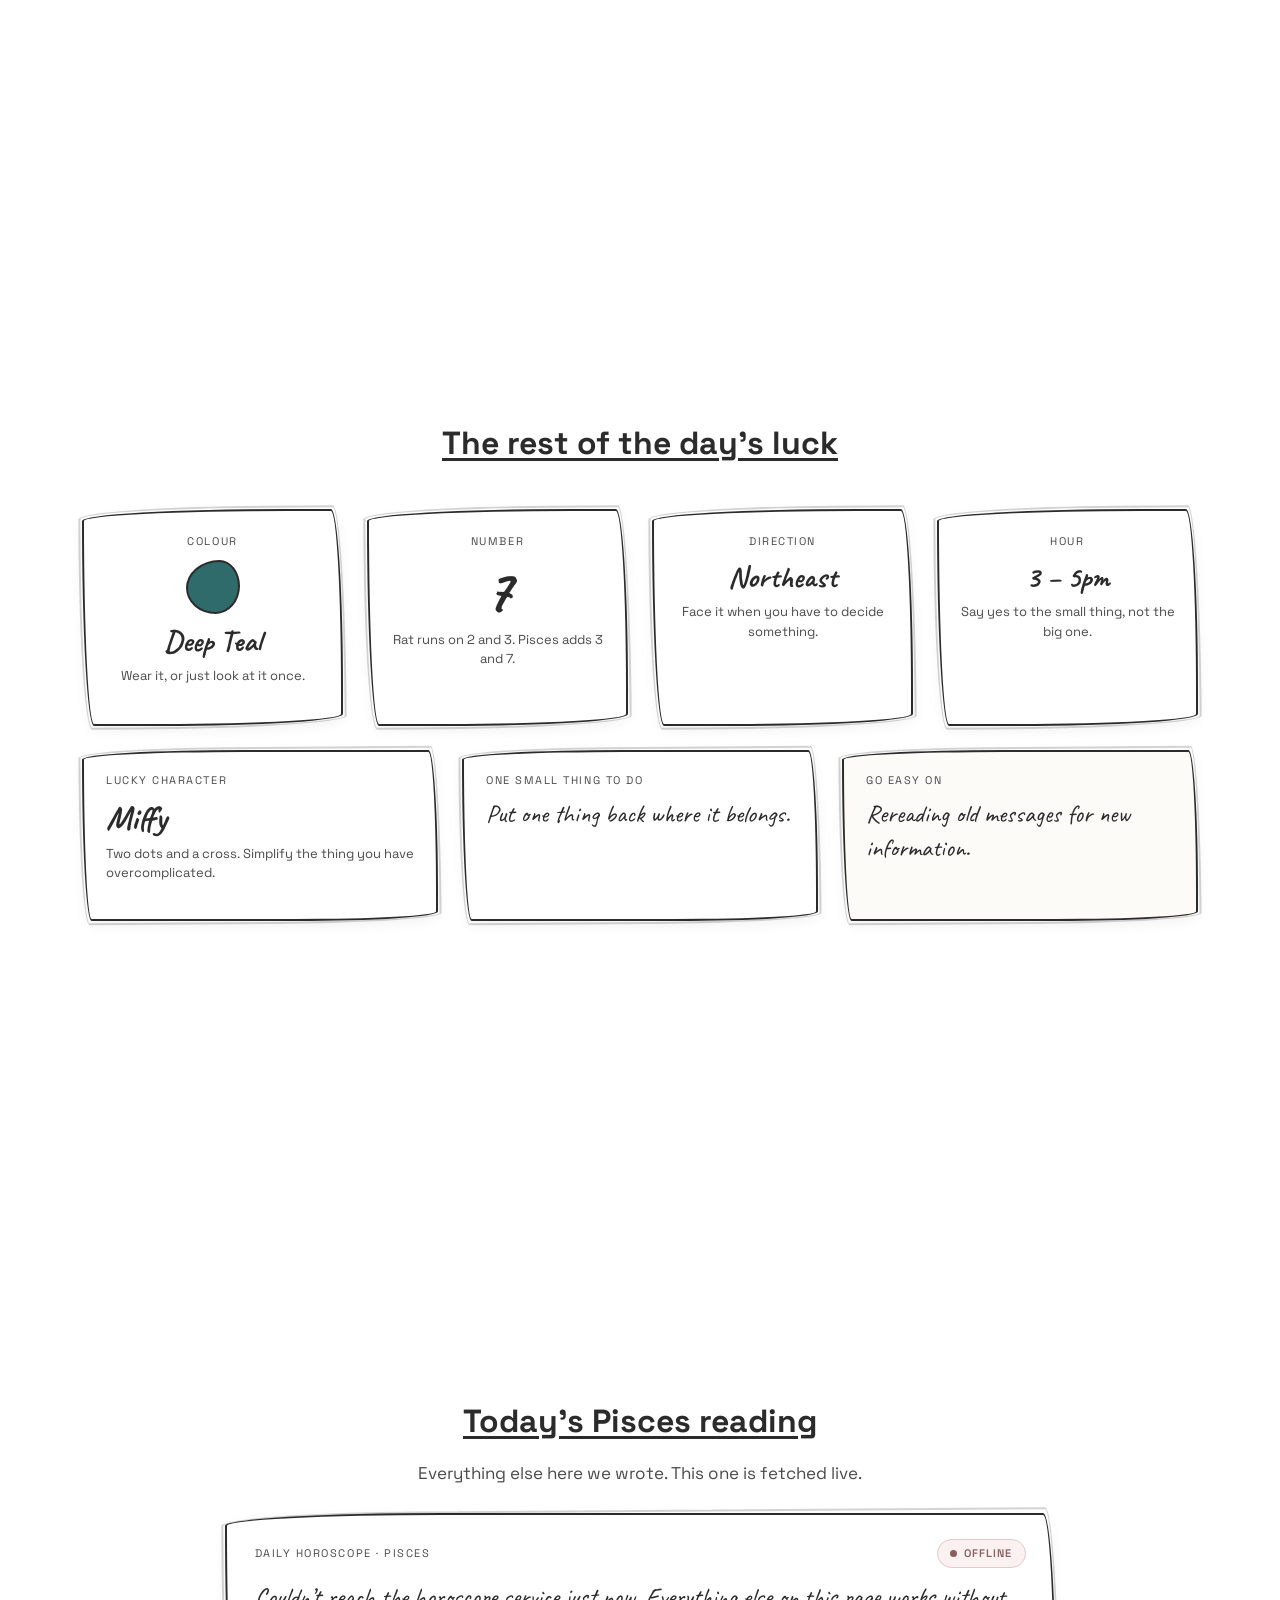
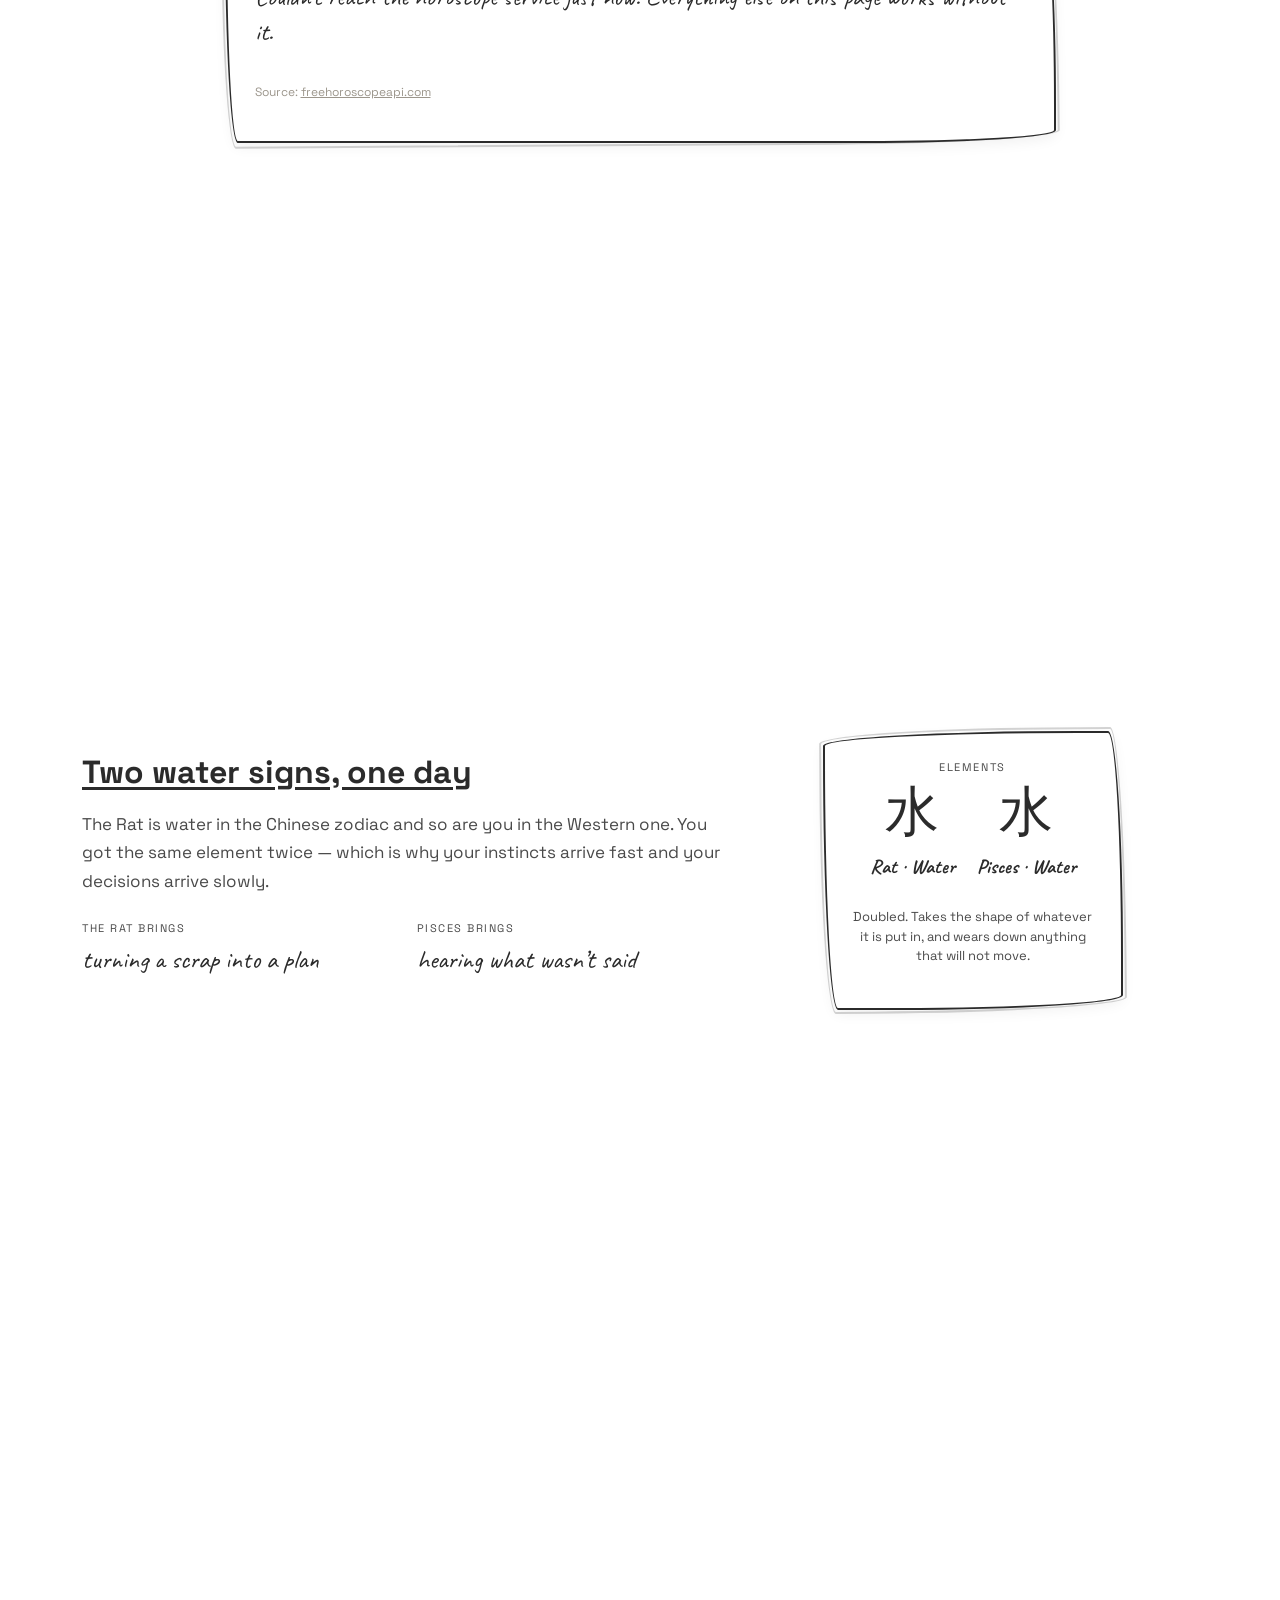
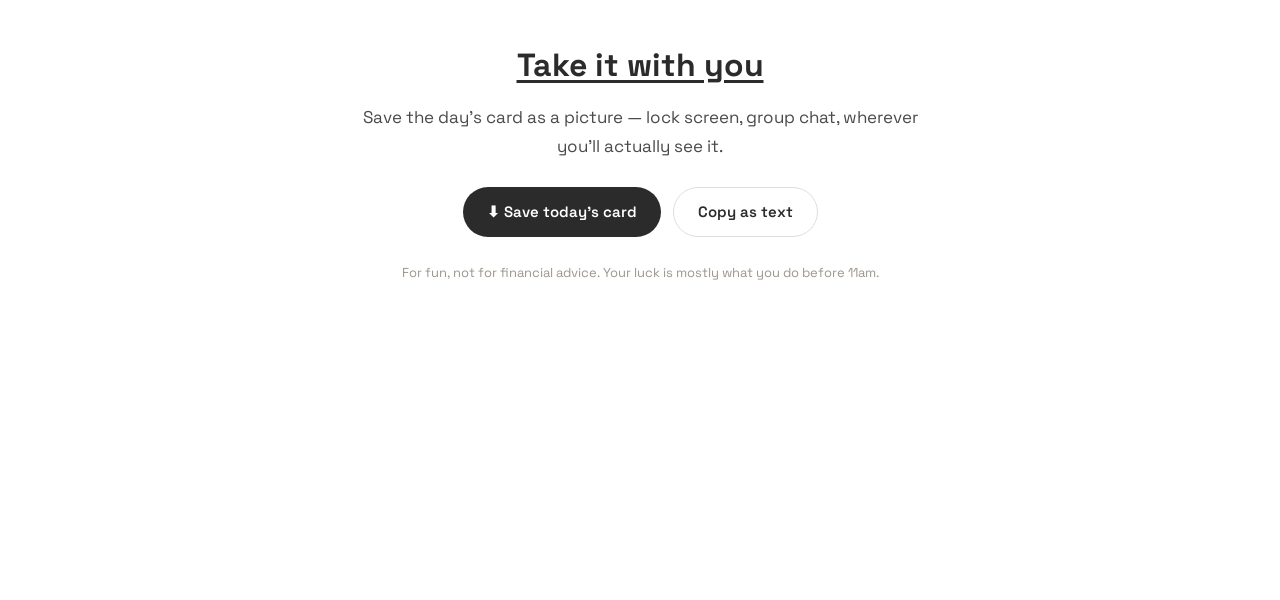
<file: pisces.html>
<!DOCTYPE html>
<html lang="en">
<head>
  <meta charset="UTF-8" />
  <meta name="viewport" content="width=device-width, initial-scale=1.0" />
  <title>LUCKY — Rat × Pisces</title>

  <!-- Bootstrap 5 -->
  <link href="https://cdn.jsdelivr.net/npm/bootstrap@5.3.0/dist/css/bootstrap.min.css" rel="stylesheet" />

  <!-- Google Fonts — same pairing as HELPFUL -->
  <link href="https://fonts.googleapis.com/css2?family=Space+Grotesk:wght@400;600;700&family=Caveat:wght@500;700&display=swap" rel="stylesheet" />

  <link rel="stylesheet" href="style_1.css" />
  <meta name="theme-color" content="#2B2B2B" />
</head>

<body data-sign="pisces">

  <!-- ══ SKETCH FILTER ═══════════════════════════════════
       One feTurbulence + feDisplacementMap, reused by every
       drawn line on the page. Same trick as the timer dial. -->
  <svg width="0" height="0" style="position:absolute" aria-hidden="true">
    <filter id="roughen">
      <feTurbulence type="fractalNoise" baseFrequency="0.035" numOctaves="2" seed="7" result="n" />
      <feDisplacementMap in="SourceGraphic" in2="n" scale="3" xChannelSelector="R" yChannelSelector="G" />
    </filter>
    <filter id="roughen2">
      <feTurbulence type="fractalNoise" baseFrequency="0.02" numOctaves="3" seed="19" result="n" />
      <feDisplacementMap in="SourceGraphic" in2="n" scale="5" xChannelSelector="R" yChannelSelector="G" />
    </filter>
  </svg>

  <!-- ── NAV ──────────────────────────────────────────── -->
  <nav class="nav-bar">
    <div></div>
    <a class="nav-logo" href="#top" aria-label="LUCKY — back to top">LUCKY</a>
    <button class="hamburger" id="menuBtn" aria-label="Open menu">
      <span></span><span></span><span></span>
    </button>
  </nav>

  <div class="overlay" id="overlay"></div>
  <div class="side-menu" id="sideMenu">
    <button class="menu-close" id="menuClose" aria-label="Close menu">✕</button>
    <a class="menu-home" href="index_2.html">← All signs</a>
    <p class="menu-head">Year of the Rat ×</p>
    <p class="menu-sub">Pick your star sign</p>
    <!-- the twelve buttons are built by script.js from SIGNS -->
    <div class="sign-list" id="signList"></div>
  </div>

  <!-- ── SECTION 1 — HERO ─────────────────────────────── -->
  <section class="snap-section hero" id="top">
    <div class="container">
      <div class="row align-items-center g-4">

        <!-- left character — the Rat -->
        <div class="col-6 col-md-3 d-flex justify-content-center">
          <div class="doodle-char animate-in">
            <svg viewBox="0 0 270 210" role="img" aria-label="A hand-drawn rat">
              <g filter="url(#roughen)" fill="none" stroke="#2B2B2B" stroke-width="4"
                 stroke-linecap="round" stroke-linejoin="round">
                <path d="M64 142 C 40 158 18 148 20 128 C 21 116 30 112 36 116" />
                <ellipse cx="128" cy="132" rx="66" ry="44" fill="#FFFFFF" />
                <circle cx="196" cy="118" r="32" fill="#FFFFFF" />
                <circle cx="190" cy="90" r="16" fill="#C8D8E8" />
                <path d="M96 170 q 12 13 25 0" />
                <path d="M146 172 q 12 13 25 0" />
                <path d="M228 124 l 30 -11 M230 131 l 32 3 M226 137 l 24 15" />
              </g>
              <circle cx="209" cy="112" r="4" fill="#2B2B2B" />
              <circle cx="226" cy="126" r="5.5" fill="#E8CFC8" stroke="#2B2B2B" stroke-width="2.5" />
            </svg>
            <p class="doodle-name">Rat</p>
          </div>
        </div>

        <!-- centre text -->
        <div class="col-12 col-md-6 text-center order-3 order-md-2">
          <p class="hero-eyebrow animate-in">Today's lucky item for</p>
          <h1 class="hero-tagline animate-in delay-1">
            Year of the Rat,<br>
            <span id="signLine">born under Pisces</span>
          </h1>
          <p class="hero-sub animate-in delay-2" id="heroDate">—</p>

          <div class="day-switch animate-in delay-3" id="daySwitch">
            <button class="chip" data-offset="-1">Yesterday</button>
            <button class="chip" data-offset="0" aria-pressed="true">Today</button>
            <button class="chip" data-offset="1">Tomorrow</button>
          </div>

          <p class="scroll-hint animate-in delay-3">scroll ↓</p>
        </div>

        <!-- right character — the chosen star sign -->
        <div class="col-6 col-md-3 d-flex justify-content-center order-2 order-md-3">
          <div class="doodle-char animate-in delay-2">
            <svg viewBox="0 0 270 210" role="img" aria-label="Your star sign">
              <g filter="url(#roughen)" fill="none" stroke="#2B2B2B" stroke-width="4"
                 stroke-linecap="round" stroke-linejoin="round">
                <circle cx="135" cy="105" r="72" fill="#FFFFFF" />
                <circle cx="135" cy="105" r="80" stroke-width="2.5" opacity=".3" />
              </g>
              <!-- a few stars, because a bare circle looked like a coin -->
              <g fill="#C8D8E8" stroke="#2B2B2B" stroke-width="2">
                <circle cx="40"  cy="52"  r="5" />
                <circle cx="236" cy="66"  r="4" />
                <circle cx="52"  cy="168" r="4" />
                <circle cx="226" cy="160" r="5" />
              </g>
              <text id="signGlyph" x="135" y="105" text-anchor="middle"
                    dominant-baseline="central" class="sign-glyph">♓︎</text>
            </svg>
            <p class="doodle-name" id="signName">Pisces</p>
            <p class="doodle-dates" id="signDates">19 Feb – 20 Mar</p>
          </div>
        </div>

      </div>
    </div>
  </section>

  <!-- ── SECTION 2 — THE ITEM ─────────────────────────── -->
  <section class="snap-section section-item" id="item">
    <div class="container">
      <div class="row align-items-center g-5 justify-content-center">

        <!-- luck dial -->
        <div class="col-md-5 d-flex flex-column align-items-center">
          <div class="luck-dial doodle" id="luckDial">
            <svg class="ring" viewBox="0 0 200 200">
              <circle class="ring-sketch" cx="100" cy="100" r="86" />
              <circle class="ring-track"  cx="100" cy="100" r="86" />
              <circle class="ring-fill"   cx="100" cy="100" r="86" id="ringFill" />
            </svg>
            <div class="dial-face">
              <span class="dial-num" id="luckNum">—</span>
              <span class="dial-label" id="luckLabel">luck today</span>
            </div>
          </div>
          <div class="speech-bubble animate-in" id="readingBubble">—</div>
        </div>

        <!-- the item card -->
        <div class="col-md-6">
          <p class="section-heading animate-in">Carry this today</p>
          <div class="doodle-box item-card animate-in delay-1">
            <div class="item-icon" id="itemIcon">✦</div>
            <p class="item-name" id="itemName">—</p>
            <p class="item-note" id="itemNote">—</p>
            <p class="item-stamp" id="itemStamp">—</p>
          </div>
        </div>

      </div>
    </div>
  </section>

  <!-- ── SECTION 3 — THE DETAILS ──────────────────────── -->
  <section class="snap-section section-details" id="details">
    <div class="container">
      <div class="row g-4 justify-content-center">

        <div class="col-12 text-center mb-1">
          <p class="section-heading animate-in">The rest of the day's luck</p>
        </div>

        <div class="col-md-3 col-6">
          <div class="doodle-box mini-card animate-in">
            <p class="mini-label">Colour</p>
            <span class="swatch" id="colourSwatch"></span>
            <p class="mini-value" id="colourName">—</p>
            <p class="mini-note">Wear it, or just look at it once.</p>
          </div>
        </div>

        <div class="col-md-3 col-6">
          <div class="doodle-box mini-card animate-in delay-1">
            <p class="mini-label">Number</p>
            <p class="mini-big" id="luckyNumber">—</p>
            <p class="mini-note" id="numberNote">—</p>
          </div>
        </div>

        <div class="col-md-3 col-6">
          <div class="doodle-box mini-card animate-in delay-2">
            <p class="mini-label">Direction</p>
            <p class="mini-value" id="luckyDirection">—</p>
            <p class="mini-note">Face it when you have to decide something.</p>
          </div>
        </div>

        <div class="col-md-3 col-6">
          <div class="doodle-box mini-card animate-in delay-3">
            <p class="mini-label">Hour</p>
            <p class="mini-value" id="luckyHour">—</p>
            <p class="mini-note" id="hourNote">—</p>
          </div>
        </div>

        <div class="col-md-4 col-12">
          <div class="doodle-box strip-card char-card animate-in">
            <p class="mini-label">Lucky character</p>
            <p class="char-name" id="charName">—</p>
            <p class="mini-note" id="charNote">—</p>
          </div>
        </div>

        <div class="col-md-4 col-12">
          <div class="doodle-box strip-card animate-in delay-1">
            <p class="mini-label">One small thing to do</p>
            <p class="strip-text" id="microAction">—</p>
          </div>
        </div>

        <div class="col-md-4 col-12">
          <div class="doodle-box strip-card warn animate-in delay-2">
            <p class="mini-label">Go easy on</p>
            <p class="strip-text" id="avoidThing">—</p>
          </div>
        </div>

      </div>
    </div>
  </section>

  <!-- ── SECTION 4 — LIVE HOROSCOPE ───────────────────────
       The only part of this page that isn't ours. Pulled from
       freehoroscopeapi.com (free, no API key). If the request
       fails — offline, blocked, service down — the card says so
       and the rest of the page carries on unaffected.          -->
  <section class="snap-section section-horoscope" id="horoscope">
    <div class="container">
      <div class="row justify-content-center">
        <div class="col-lg-9">

          <p class="section-heading animate-in text-center" id="horoHeading">Today's reading</p>
          <p class="section-text animate-in delay-1 text-center" style="max-width:520px;margin:0 auto 26px">
            Everything else here we wrote. This one is fetched live.
          </p>

          <div class="doodle-box horo-card animate-in delay-2">
            <div class="horo-head">
              <span class="mini-label" style="margin:0" id="horoLabel">Daily horoscope</span>
              <span class="horo-badge loading" id="horoBadge">loading</span>
            </div>
            <p class="horo-text" id="horoText">Fetching today's reading…</p>
            <p class="horo-source" id="horoSource">
              Source: <a href="https://freehoroscopeapi.com" target="_blank" rel="noopener">freehoroscopeapi.com</a>
            </p>
          </div>

        </div>
      </div>
    </div>
  </section>

  <!-- ── SECTION 4 — THE TWO SIGNS ────────────────────── -->
  <section class="snap-section section-signs" id="signs">
    <div class="container">
      <div class="row align-items-center g-4">

        <div class="col-md-7">
          <p class="section-heading animate-in" id="blendHeading">&nbsp;</p>
          <p class="section-text animate-in delay-1" id="blendText">—</p>

          <div class="brings animate-in delay-2">
            <div class="brings-col">
              <p class="brings-head">The Rat brings</p>
              <p class="brings-text" id="ratBrings">—</p>
            </div>
            <div class="brings-col">
              <p class="brings-head" id="signBringsHead">Pisces brings</p>
              <p class="brings-text" id="signBrings">—</p>
            </div>
          </div>
        </div>

        <div class="col-md-5 d-flex justify-content-center">
          <div class="doodle-box element-card animate-in delay-1">
            <p class="mini-label">Elements</p>
            <div class="elem-pair">
              <div>
                <p class="elem-glyph">水</p>
                <p class="elem-name">Rat · Water</p>
              </div>
              <div>
                <p class="elem-glyph" id="signElemGlyph">水</p>
                <p class="elem-name" id="signElemName">&nbsp;</p>
              </div>
            </div>
            <p class="mini-note" id="blendNote">—</p>
          </div>
        </div>

      </div>
    </div>
  </section>

  <!-- ── SECTION 5 — SAVE ─────────────────────────────── -->
  <section class="snap-section section-save" id="save">
    <div class="container text-center">
      <p class="section-heading animate-in">Take it with you</p>
      <p class="section-text animate-in delay-1" style="max-width:560px;margin:0 auto 26px">
        Save the day's card as a picture — lock screen, group chat, wherever
        you'll actually see it.
      </p>

      <div class="save-actions animate-in delay-2">
        <button class="bth bth-primary" id="saveBtn">⬇ Save today's card</button>
        <button class="bth bth-soft" id="copyBtn">Copy as text</button>
      </div>

      <p class="disclaimer animate-in delay-3">
        For fun, not for financial advice. Your luck is mostly what you do before 11am.
      </p>
    </div>
  </section>

  <div class="toast" id="toast"></div>

  <script src="https://cdn.jsdelivr.net/npm/bootstrap@5.3.0/dist/js/bootstrap.bundle.min.js"></script>
  <script src="script.js" defer></script>
</body>
</html>
</file>
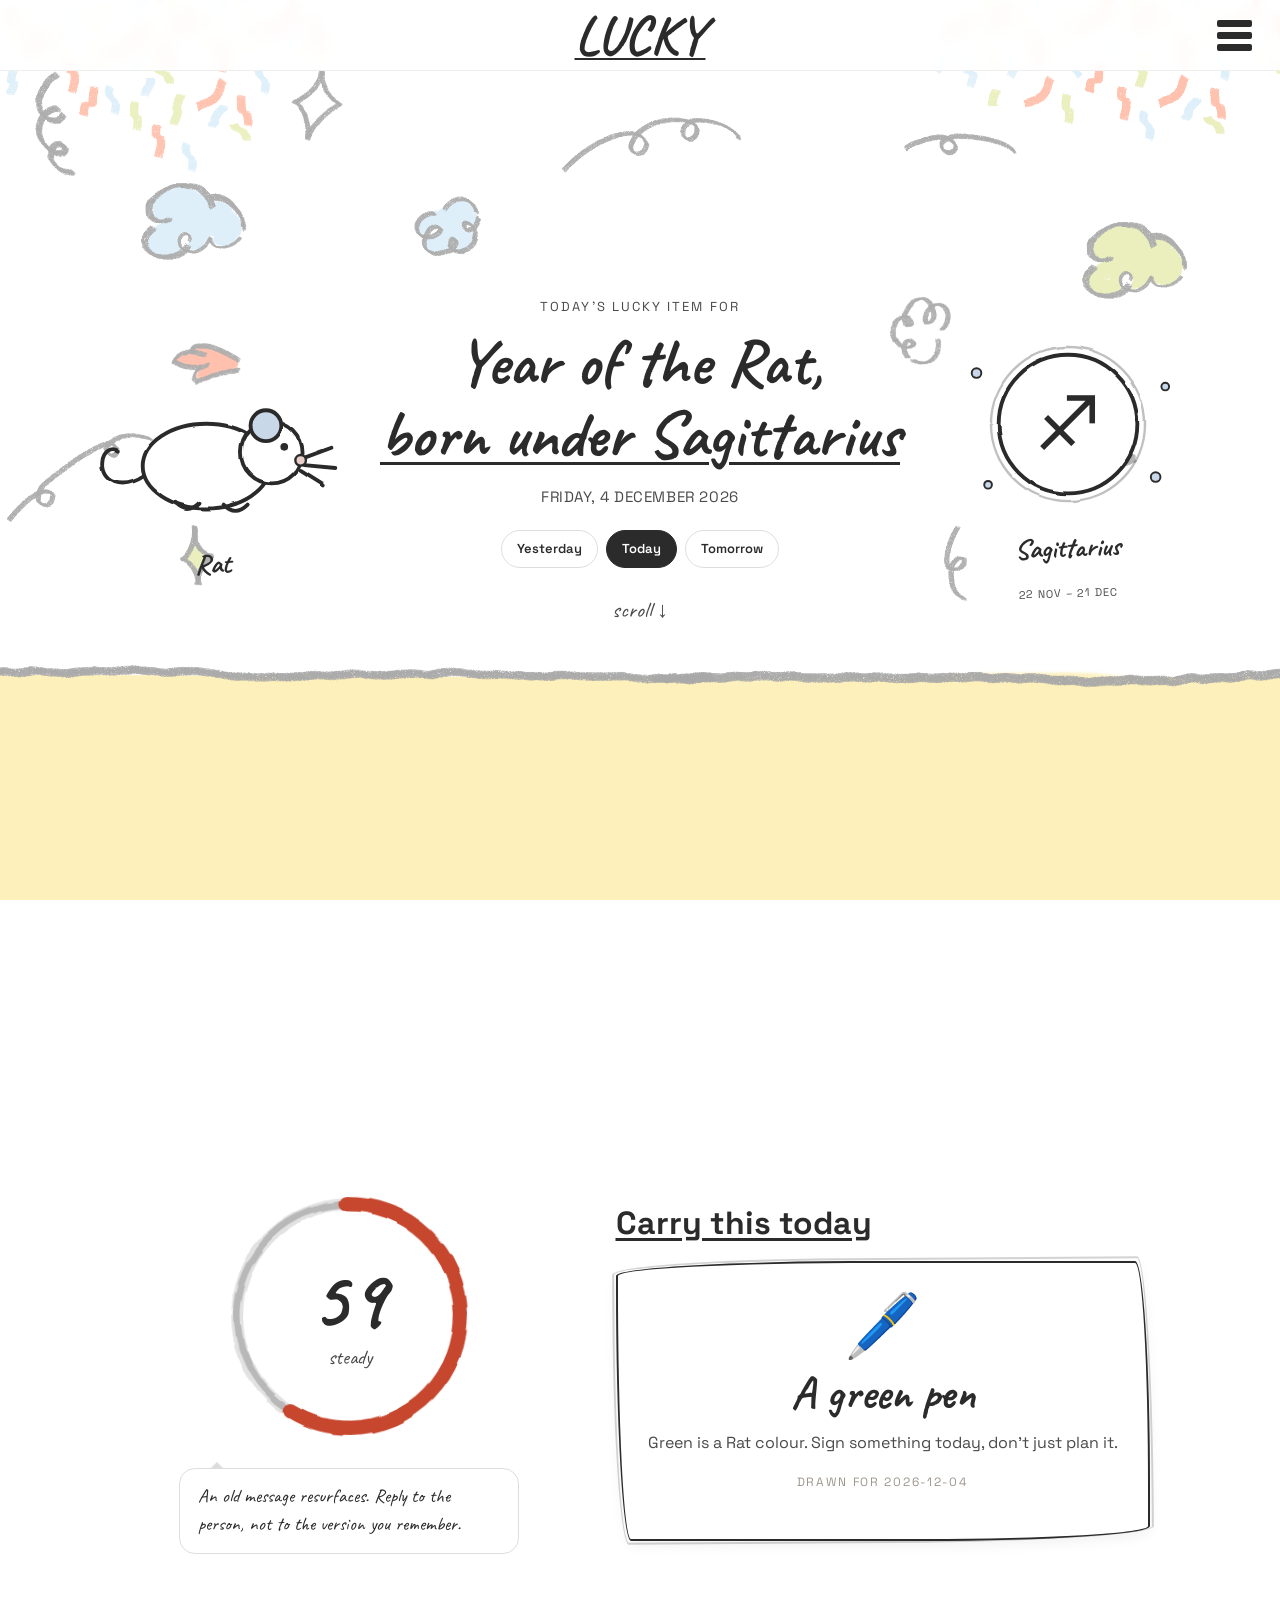
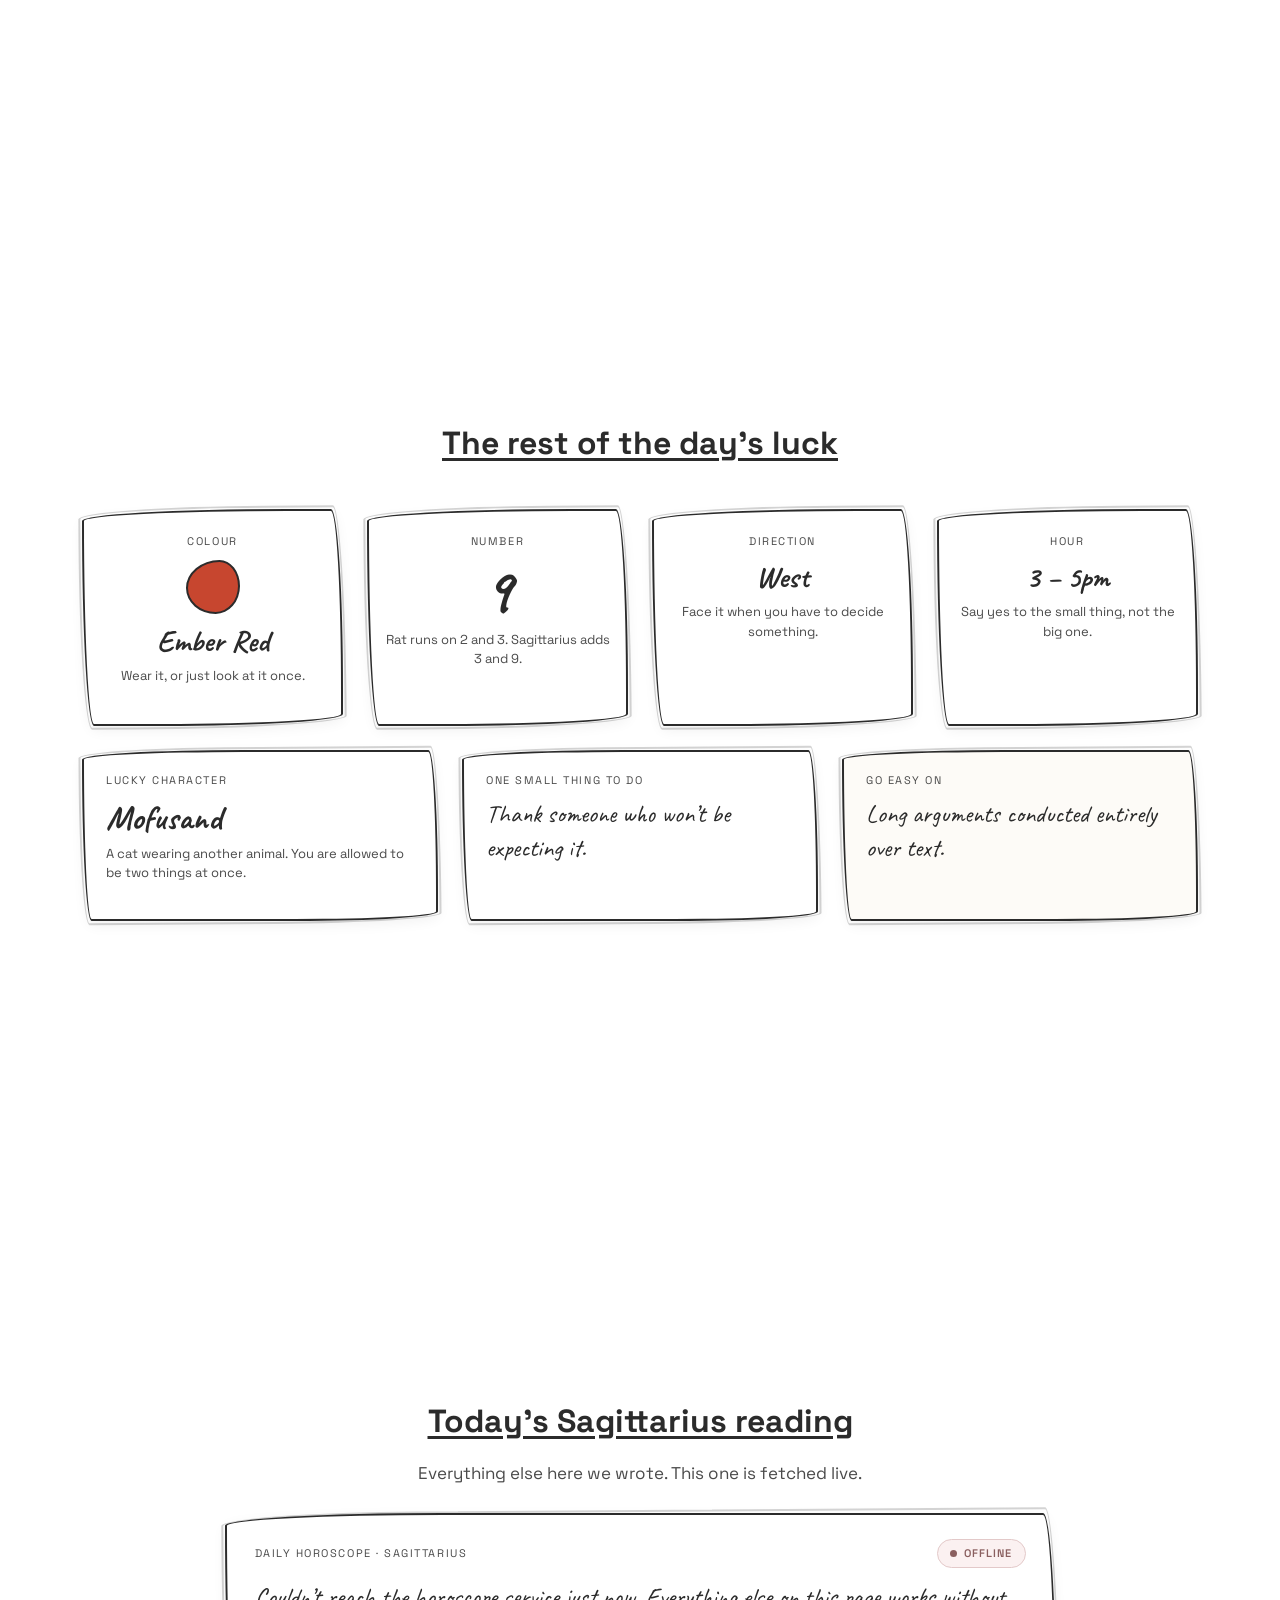
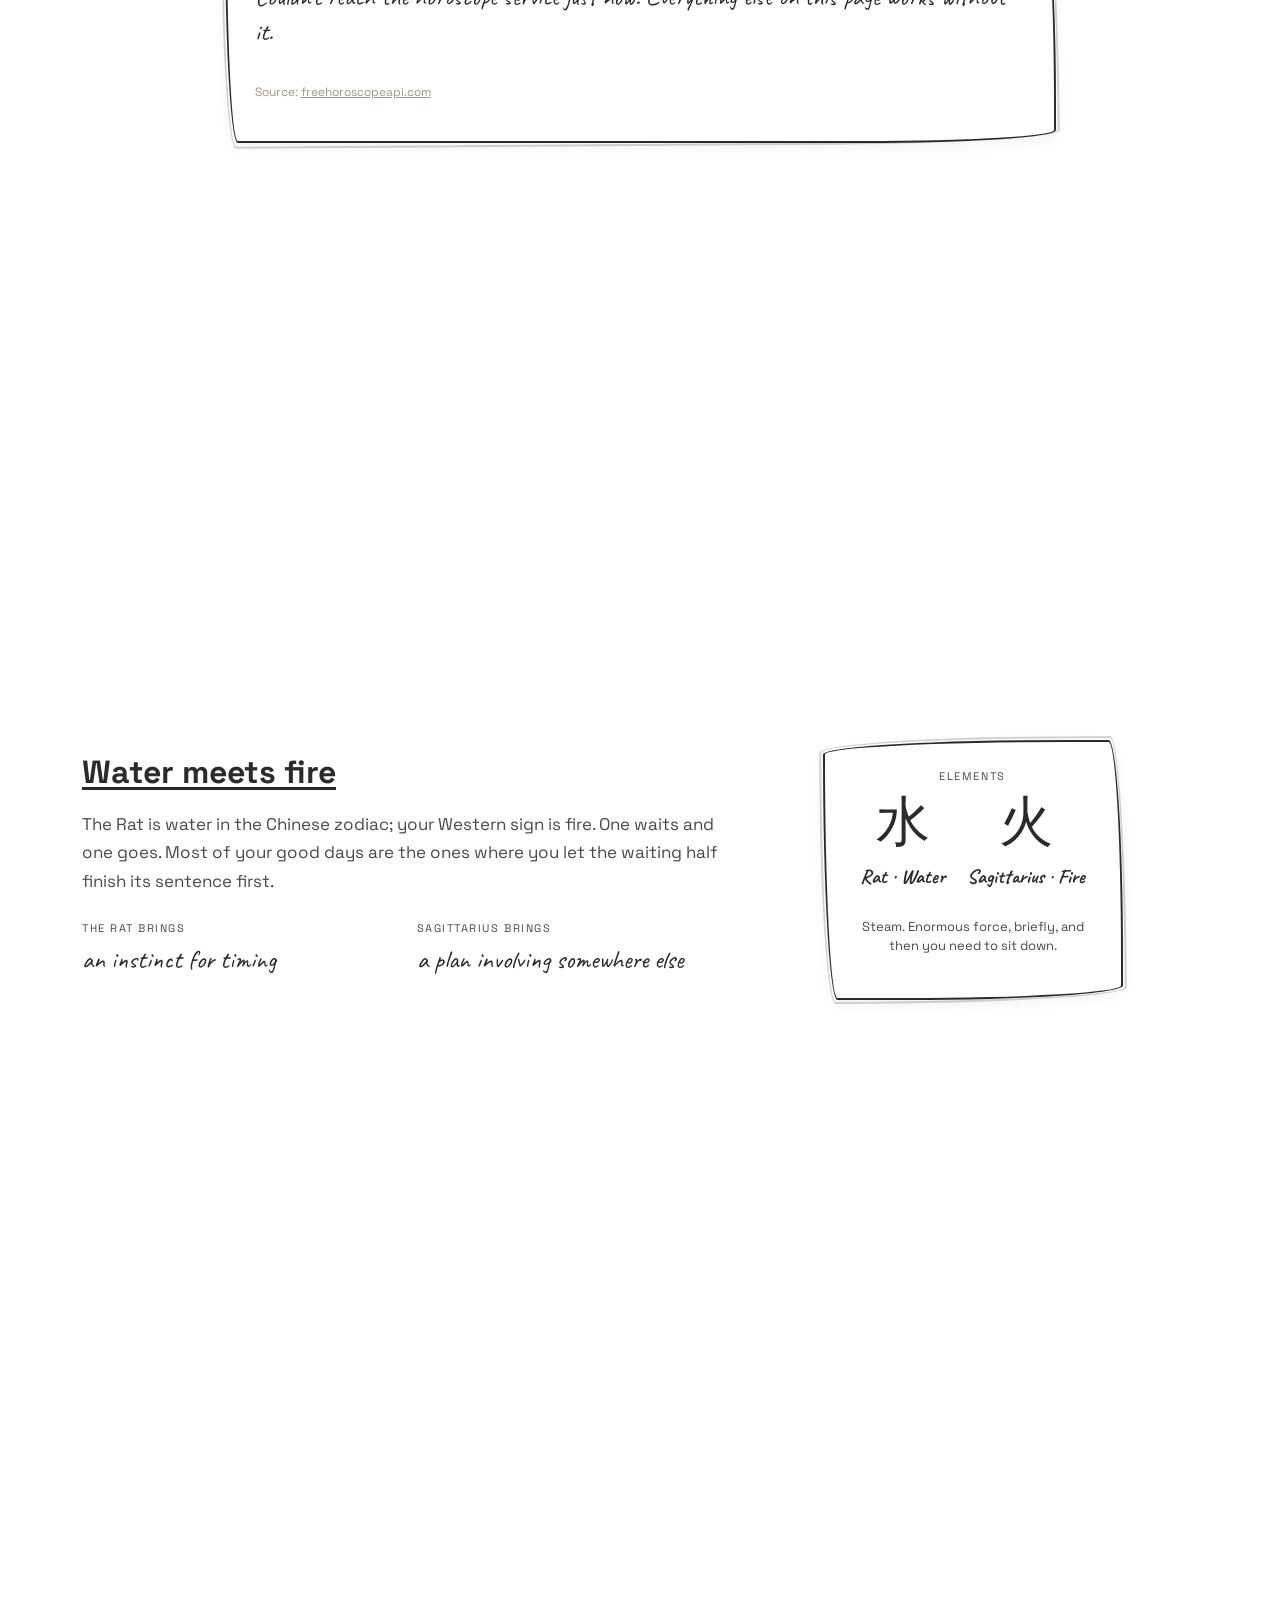
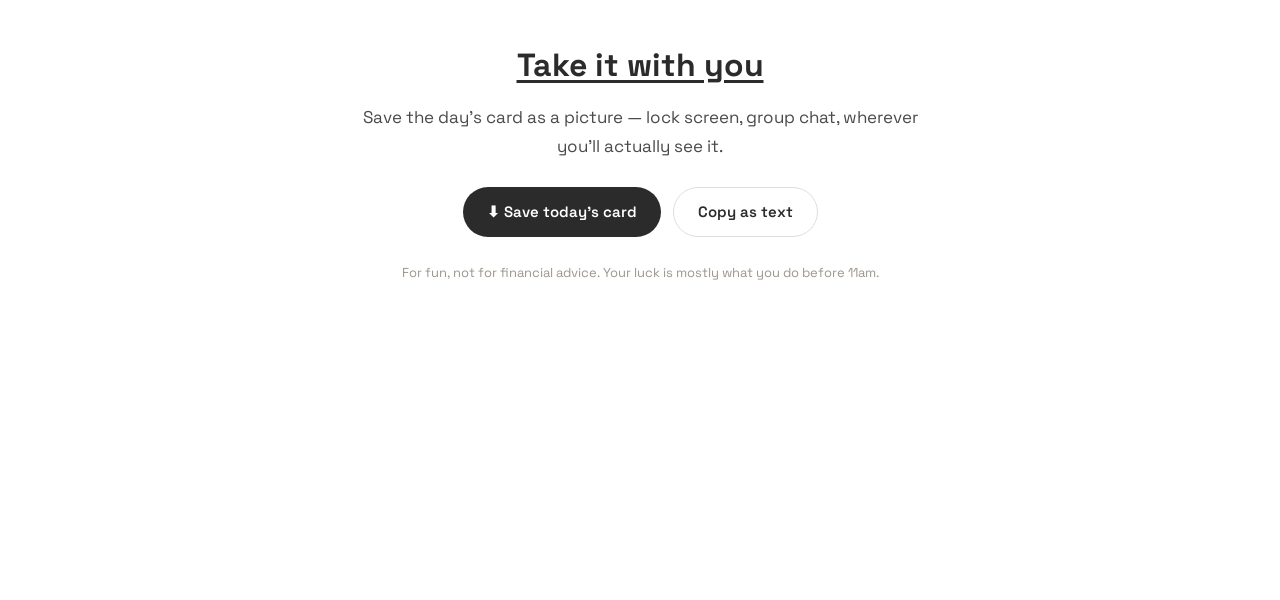
<file: sagittarius.html>
<!DOCTYPE html>
<html lang="en">
<head>
  <meta charset="UTF-8" />
  <meta name="viewport" content="width=device-width, initial-scale=1.0" />
  <title>LUCKY — Rat × Sagittarius</title>

  <!-- Bootstrap 5 -->
  <link href="https://cdn.jsdelivr.net/npm/bootstrap@5.3.0/dist/css/bootstrap.min.css" rel="stylesheet" />

  <!-- Google Fonts — same pairing as HELPFUL -->
  <link href="https://fonts.googleapis.com/css2?family=Space+Grotesk:wght@400;600;700&family=Caveat:wght@500;700&display=swap" rel="stylesheet" />

  <link rel="stylesheet" href="style_1.css" />
  <meta name="theme-color" content="#2B2B2B" />
</head>

<body data-sign="sagittarius">

  <!-- ══ SKETCH FILTER ═══════════════════════════════════
       One feTurbulence + feDisplacementMap, reused by every
       drawn line on the page. Same trick as the timer dial. -->
  <svg width="0" height="0" style="position:absolute" aria-hidden="true">
    <filter id="roughen">
      <feTurbulence type="fractalNoise" baseFrequency="0.035" numOctaves="2" seed="7" result="n" />
      <feDisplacementMap in="SourceGraphic" in2="n" scale="3" xChannelSelector="R" yChannelSelector="G" />
    </filter>
    <filter id="roughen2">
      <feTurbulence type="fractalNoise" baseFrequency="0.02" numOctaves="3" seed="19" result="n" />
      <feDisplacementMap in="SourceGraphic" in2="n" scale="5" xChannelSelector="R" yChannelSelector="G" />
    </filter>
  </svg>

  <!-- ── NAV ──────────────────────────────────────────── -->
  <nav class="nav-bar">
    <div></div>
    <a class="nav-logo" href="#top" aria-label="LUCKY — back to top">LUCKY</a>
    <button class="hamburger" id="menuBtn" aria-label="Open menu">
      <span></span><span></span><span></span>
    </button>
  </nav>

  <div class="overlay" id="overlay"></div>
  <div class="side-menu" id="sideMenu">
    <button class="menu-close" id="menuClose" aria-label="Close menu">✕</button>
    <a class="menu-home" href="index_2.html">← All signs</a>
    <p class="menu-head">Year of the Rat ×</p>
    <p class="menu-sub">Pick your star sign</p>
    <!-- the twelve buttons are built by script.js from SIGNS -->
    <div class="sign-list" id="signList"></div>
  </div>

  <!-- ── SECTION 1 — HERO ─────────────────────────────── -->
  <section class="snap-section hero" id="top">
    <div class="container">
      <div class="row align-items-center g-4">

        <!-- left character — the Rat -->
        <div class="col-6 col-md-3 d-flex justify-content-center">
          <div class="doodle-char animate-in">
            <svg viewBox="0 0 270 210" role="img" aria-label="A hand-drawn rat">
              <g filter="url(#roughen)" fill="none" stroke="#2B2B2B" stroke-width="4"
                 stroke-linecap="round" stroke-linejoin="round">
                <path d="M64 142 C 40 158 18 148 20 128 C 21 116 30 112 36 116" />
                <ellipse cx="128" cy="132" rx="66" ry="44" fill="#FFFFFF" />
                <circle cx="196" cy="118" r="32" fill="#FFFFFF" />
                <circle cx="190" cy="90" r="16" fill="#C8D8E8" />
                <path d="M96 170 q 12 13 25 0" />
                <path d="M146 172 q 12 13 25 0" />
                <path d="M228 124 l 30 -11 M230 131 l 32 3 M226 137 l 24 15" />
              </g>
              <circle cx="209" cy="112" r="4" fill="#2B2B2B" />
              <circle cx="226" cy="126" r="5.5" fill="#E8CFC8" stroke="#2B2B2B" stroke-width="2.5" />
            </svg>
            <p class="doodle-name">Rat</p>
          </div>
        </div>

        <!-- centre text -->
        <div class="col-12 col-md-6 text-center order-3 order-md-2">
          <p class="hero-eyebrow animate-in">Today's lucky item for</p>
          <h1 class="hero-tagline animate-in delay-1">
            Year of the Rat,<br>
            <span id="signLine">born under Sagittarius</span>
          </h1>
          <p class="hero-sub animate-in delay-2" id="heroDate">—</p>

          <div class="day-switch animate-in delay-3" id="daySwitch">
            <button class="chip" data-offset="-1">Yesterday</button>
            <button class="chip" data-offset="0" aria-pressed="true">Today</button>
            <button class="chip" data-offset="1">Tomorrow</button>
          </div>

          <p class="scroll-hint animate-in delay-3">scroll ↓</p>
        </div>

        <!-- right character — the chosen star sign -->
        <div class="col-6 col-md-3 d-flex justify-content-center order-2 order-md-3">
          <div class="doodle-char animate-in delay-2">
            <svg viewBox="0 0 270 210" role="img" aria-label="Your star sign">
              <g filter="url(#roughen)" fill="none" stroke="#2B2B2B" stroke-width="4"
                 stroke-linecap="round" stroke-linejoin="round">
                <circle cx="135" cy="105" r="72" fill="#FFFFFF" />
                <circle cx="135" cy="105" r="80" stroke-width="2.5" opacity=".3" />
              </g>
              <!-- a few stars, because a bare circle looked like a coin -->
              <g fill="#C8D8E8" stroke="#2B2B2B" stroke-width="2">
                <circle cx="40"  cy="52"  r="5" />
                <circle cx="236" cy="66"  r="4" />
                <circle cx="52"  cy="168" r="4" />
                <circle cx="226" cy="160" r="5" />
              </g>
              <text id="signGlyph" x="135" y="105" text-anchor="middle"
                    dominant-baseline="central" class="sign-glyph">♐︎</text>
            </svg>
            <p class="doodle-name" id="signName">Sagittarius</p>
            <p class="doodle-dates" id="signDates">22 Nov – 21 Dec</p>
          </div>
        </div>

      </div>
    </div>
  </section>

  <!-- ── SECTION 2 — THE ITEM ─────────────────────────── -->
  <section class="snap-section section-item" id="item">
    <div class="container">
      <div class="row align-items-center g-5 justify-content-center">

        <!-- luck dial -->
        <div class="col-md-5 d-flex flex-column align-items-center">
          <div class="luck-dial doodle" id="luckDial">
            <svg class="ring" viewBox="0 0 200 200">
              <circle class="ring-sketch" cx="100" cy="100" r="86" />
              <circle class="ring-track"  cx="100" cy="100" r="86" />
              <circle class="ring-fill"   cx="100" cy="100" r="86" id="ringFill" />
            </svg>
            <div class="dial-face">
              <span class="dial-num" id="luckNum">—</span>
              <span class="dial-label" id="luckLabel">luck today</span>
            </div>
          </div>
          <div class="speech-bubble animate-in" id="readingBubble">—</div>
        </div>

        <!-- the item card -->
        <div class="col-md-6">
          <p class="section-heading animate-in">Carry this today</p>
          <div class="doodle-box item-card animate-in delay-1">
            <div class="item-icon" id="itemIcon">✦</div>
            <p class="item-name" id="itemName">—</p>
            <p class="item-note" id="itemNote">—</p>
            <p class="item-stamp" id="itemStamp">—</p>
          </div>
        </div>

      </div>
    </div>
  </section>

  <!-- ── SECTION 3 — THE DETAILS ──────────────────────── -->
  <section class="snap-section section-details" id="details">
    <div class="container">
      <div class="row g-4 justify-content-center">

        <div class="col-12 text-center mb-1">
          <p class="section-heading animate-in">The rest of the day's luck</p>
        </div>

        <div class="col-md-3 col-6">
          <div class="doodle-box mini-card animate-in">
            <p class="mini-label">Colour</p>
            <span class="swatch" id="colourSwatch"></span>
            <p class="mini-value" id="colourName">—</p>
            <p class="mini-note">Wear it, or just look at it once.</p>
          </div>
        </div>

        <div class="col-md-3 col-6">
          <div class="doodle-box mini-card animate-in delay-1">
            <p class="mini-label">Number</p>
            <p class="mini-big" id="luckyNumber">—</p>
            <p class="mini-note" id="numberNote">—</p>
          </div>
        </div>

        <div class="col-md-3 col-6">
          <div class="doodle-box mini-card animate-in delay-2">
            <p class="mini-label">Direction</p>
            <p class="mini-value" id="luckyDirection">—</p>
            <p class="mini-note">Face it when you have to decide something.</p>
          </div>
        </div>

        <div class="col-md-3 col-6">
          <div class="doodle-box mini-card animate-in delay-3">
            <p class="mini-label">Hour</p>
            <p class="mini-value" id="luckyHour">—</p>
            <p class="mini-note" id="hourNote">—</p>
          </div>
        </div>

        <div class="col-md-4 col-12">
          <div class="doodle-box strip-card char-card animate-in">
            <p class="mini-label">Lucky character</p>
            <p class="char-name" id="charName">—</p>
            <p class="mini-note" id="charNote">—</p>
          </div>
        </div>

        <div class="col-md-4 col-12">
          <div class="doodle-box strip-card animate-in delay-1">
            <p class="mini-label">One small thing to do</p>
            <p class="strip-text" id="microAction">—</p>
          </div>
        </div>

        <div class="col-md-4 col-12">
          <div class="doodle-box strip-card warn animate-in delay-2">
            <p class="mini-label">Go easy on</p>
            <p class="strip-text" id="avoidThing">—</p>
          </div>
        </div>

      </div>
    </div>
  </section>

  <!-- ── SECTION 4 — LIVE HOROSCOPE ───────────────────────
       The only part of this page that isn't ours. Pulled from
       freehoroscopeapi.com (free, no API key). If the request
       fails — offline, blocked, service down — the card says so
       and the rest of the page carries on unaffected.          -->
  <section class="snap-section section-horoscope" id="horoscope">
    <div class="container">
      <div class="row justify-content-center">
        <div class="col-lg-9">

          <p class="section-heading animate-in text-center" id="horoHeading">Today's reading</p>
          <p class="section-text animate-in delay-1 text-center" style="max-width:520px;margin:0 auto 26px">
            Everything else here we wrote. This one is fetched live.
          </p>

          <div class="doodle-box horo-card animate-in delay-2">
            <div class="horo-head">
              <span class="mini-label" style="margin:0" id="horoLabel">Daily horoscope</span>
              <span class="horo-badge loading" id="horoBadge">loading</span>
            </div>
            <p class="horo-text" id="horoText">Fetching today's reading…</p>
            <p class="horo-source" id="horoSource">
              Source: <a href="https://freehoroscopeapi.com" target="_blank" rel="noopener">freehoroscopeapi.com</a>
            </p>
          </div>

        </div>
      </div>
    </div>
  </section>

  <!-- ── SECTION 4 — THE TWO SIGNS ────────────────────── -->
  <section class="snap-section section-signs" id="signs">
    <div class="container">
      <div class="row align-items-center g-4">

        <div class="col-md-7">
          <p class="section-heading animate-in" id="blendHeading">&nbsp;</p>
          <p class="section-text animate-in delay-1" id="blendText">—</p>

          <div class="brings animate-in delay-2">
            <div class="brings-col">
              <p class="brings-head">The Rat brings</p>
              <p class="brings-text" id="ratBrings">—</p>
            </div>
            <div class="brings-col">
              <p class="brings-head" id="signBringsHead">Sagittarius brings</p>
              <p class="brings-text" id="signBrings">—</p>
            </div>
          </div>
        </div>

        <div class="col-md-5 d-flex justify-content-center">
          <div class="doodle-box element-card animate-in delay-1">
            <p class="mini-label">Elements</p>
            <div class="elem-pair">
              <div>
                <p class="elem-glyph">水</p>
                <p class="elem-name">Rat · Water</p>
              </div>
              <div>
                <p class="elem-glyph" id="signElemGlyph">水</p>
                <p class="elem-name" id="signElemName">&nbsp;</p>
              </div>
            </div>
            <p class="mini-note" id="blendNote">—</p>
          </div>
        </div>

      </div>
    </div>
  </section>

  <!-- ── SECTION 5 — SAVE ─────────────────────────────── -->
  <section class="snap-section section-save" id="save">
    <div class="container text-center">
      <p class="section-heading animate-in">Take it with you</p>
      <p class="section-text animate-in delay-1" style="max-width:560px;margin:0 auto 26px">
        Save the day's card as a picture — lock screen, group chat, wherever
        you'll actually see it.
      </p>

      <div class="save-actions animate-in delay-2">
        <button class="bth bth-primary" id="saveBtn">⬇ Save today's card</button>
        <button class="bth bth-soft" id="copyBtn">Copy as text</button>
      </div>

      <p class="disclaimer animate-in delay-3">
        For fun, not for financial advice. Your luck is mostly what you do before 11am.
      </p>
    </div>
  </section>

  <div class="toast" id="toast"></div>

  <script src="https://cdn.jsdelivr.net/npm/bootstrap@5.3.0/dist/js/bootstrap.bundle.min.js"></script>
  <script src="script.js" defer></script>
</body>
</html>
</file>
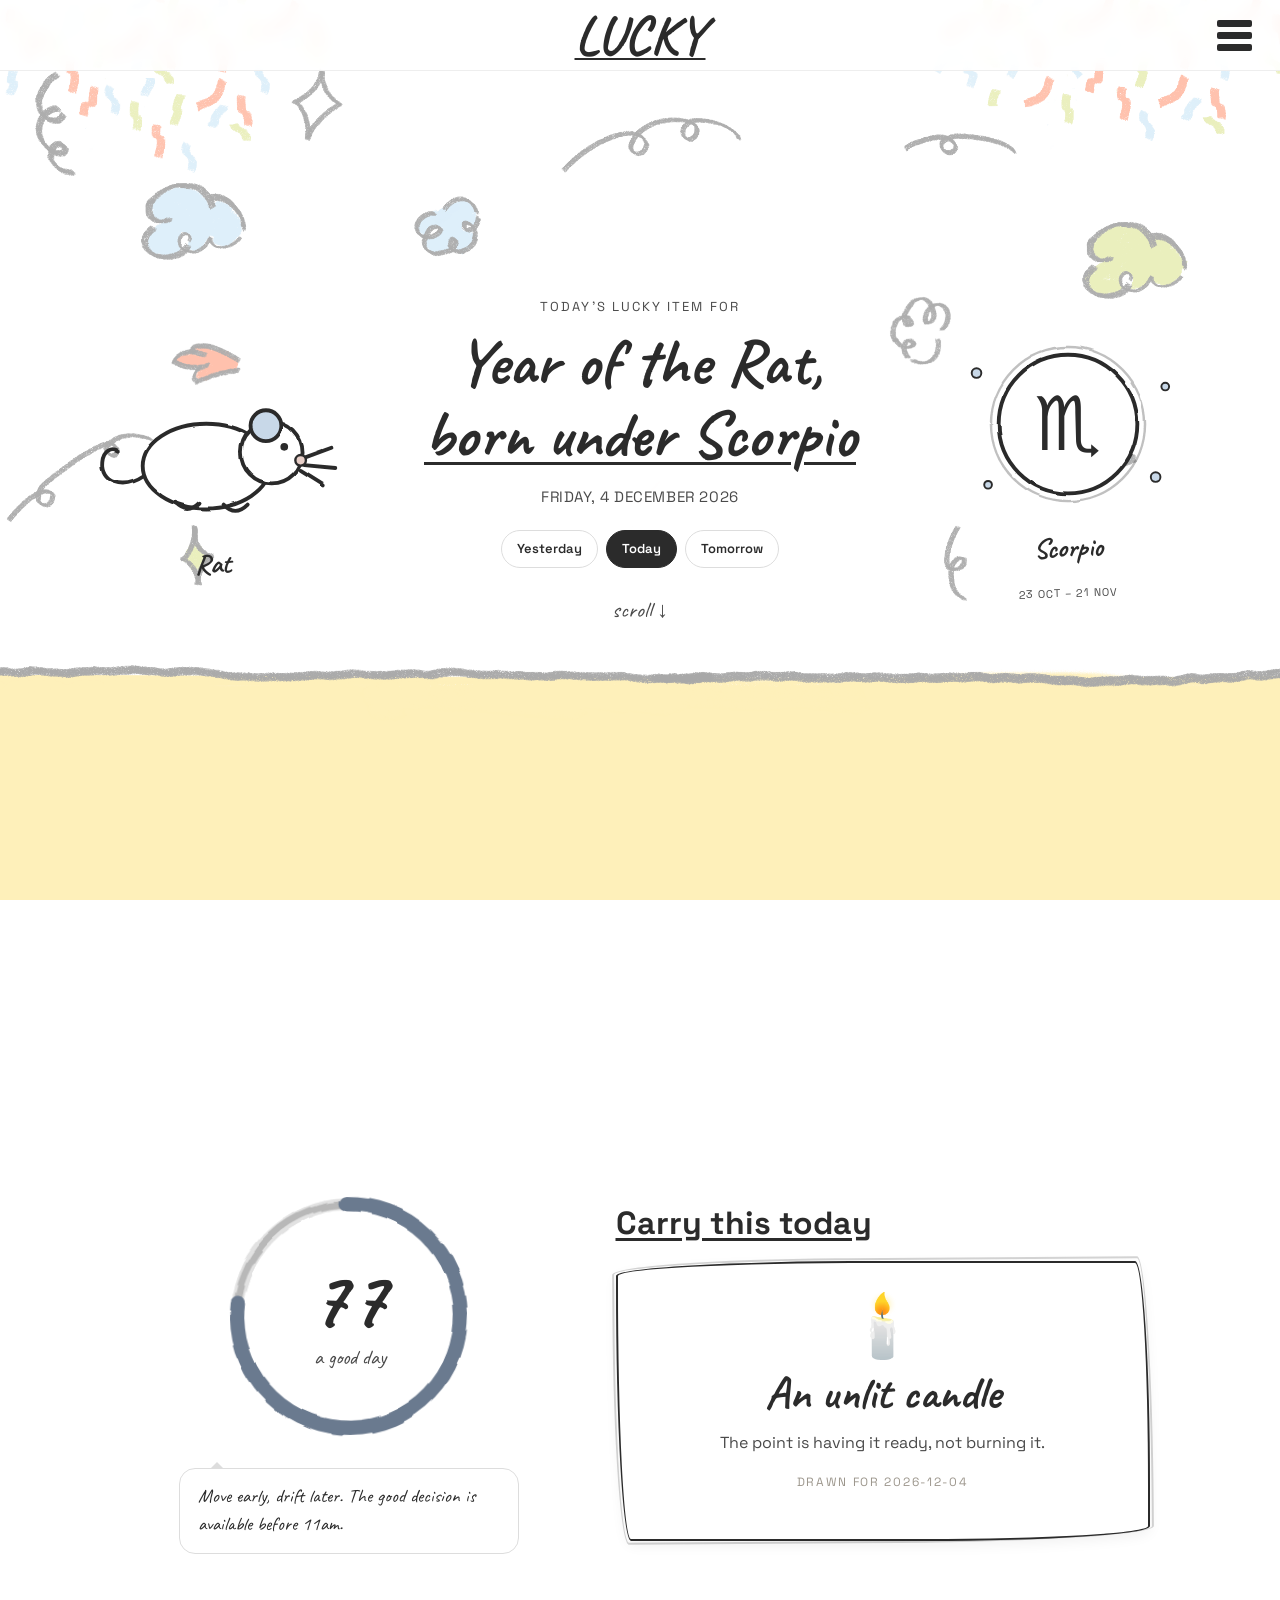
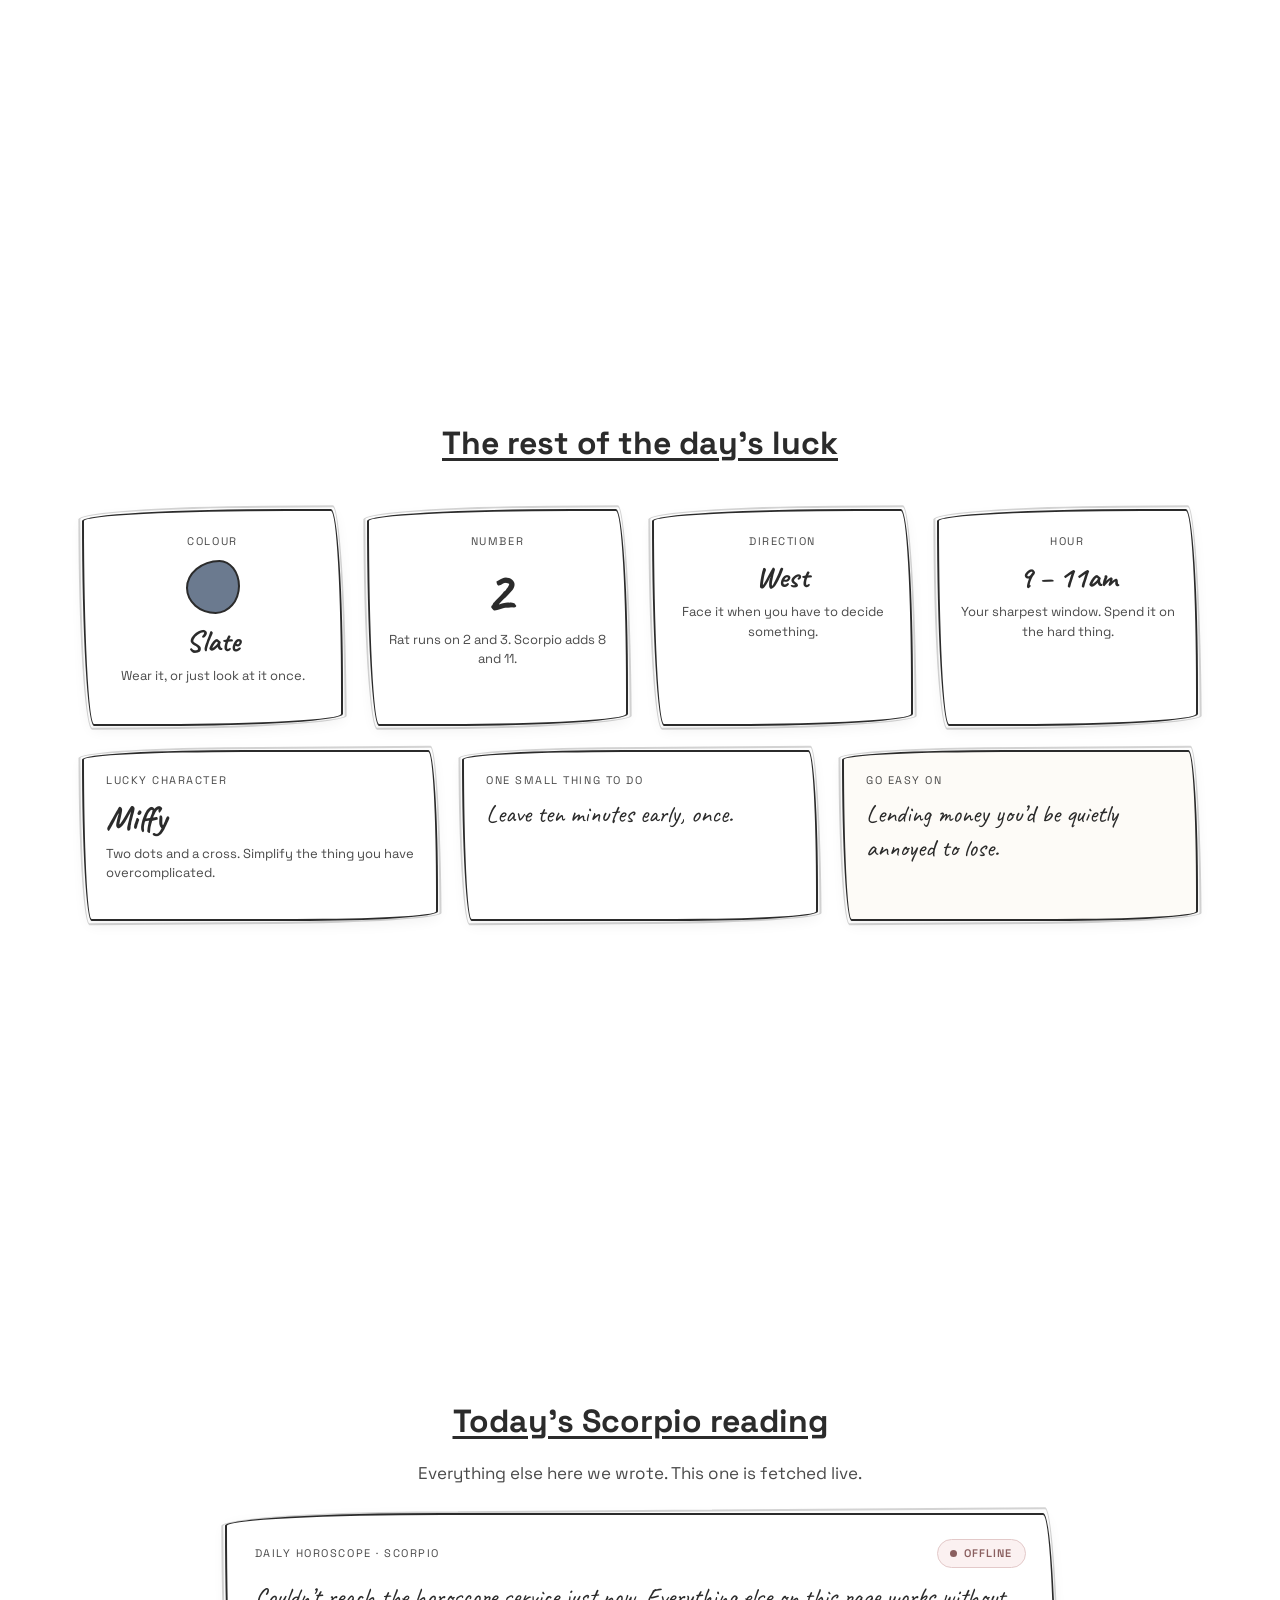
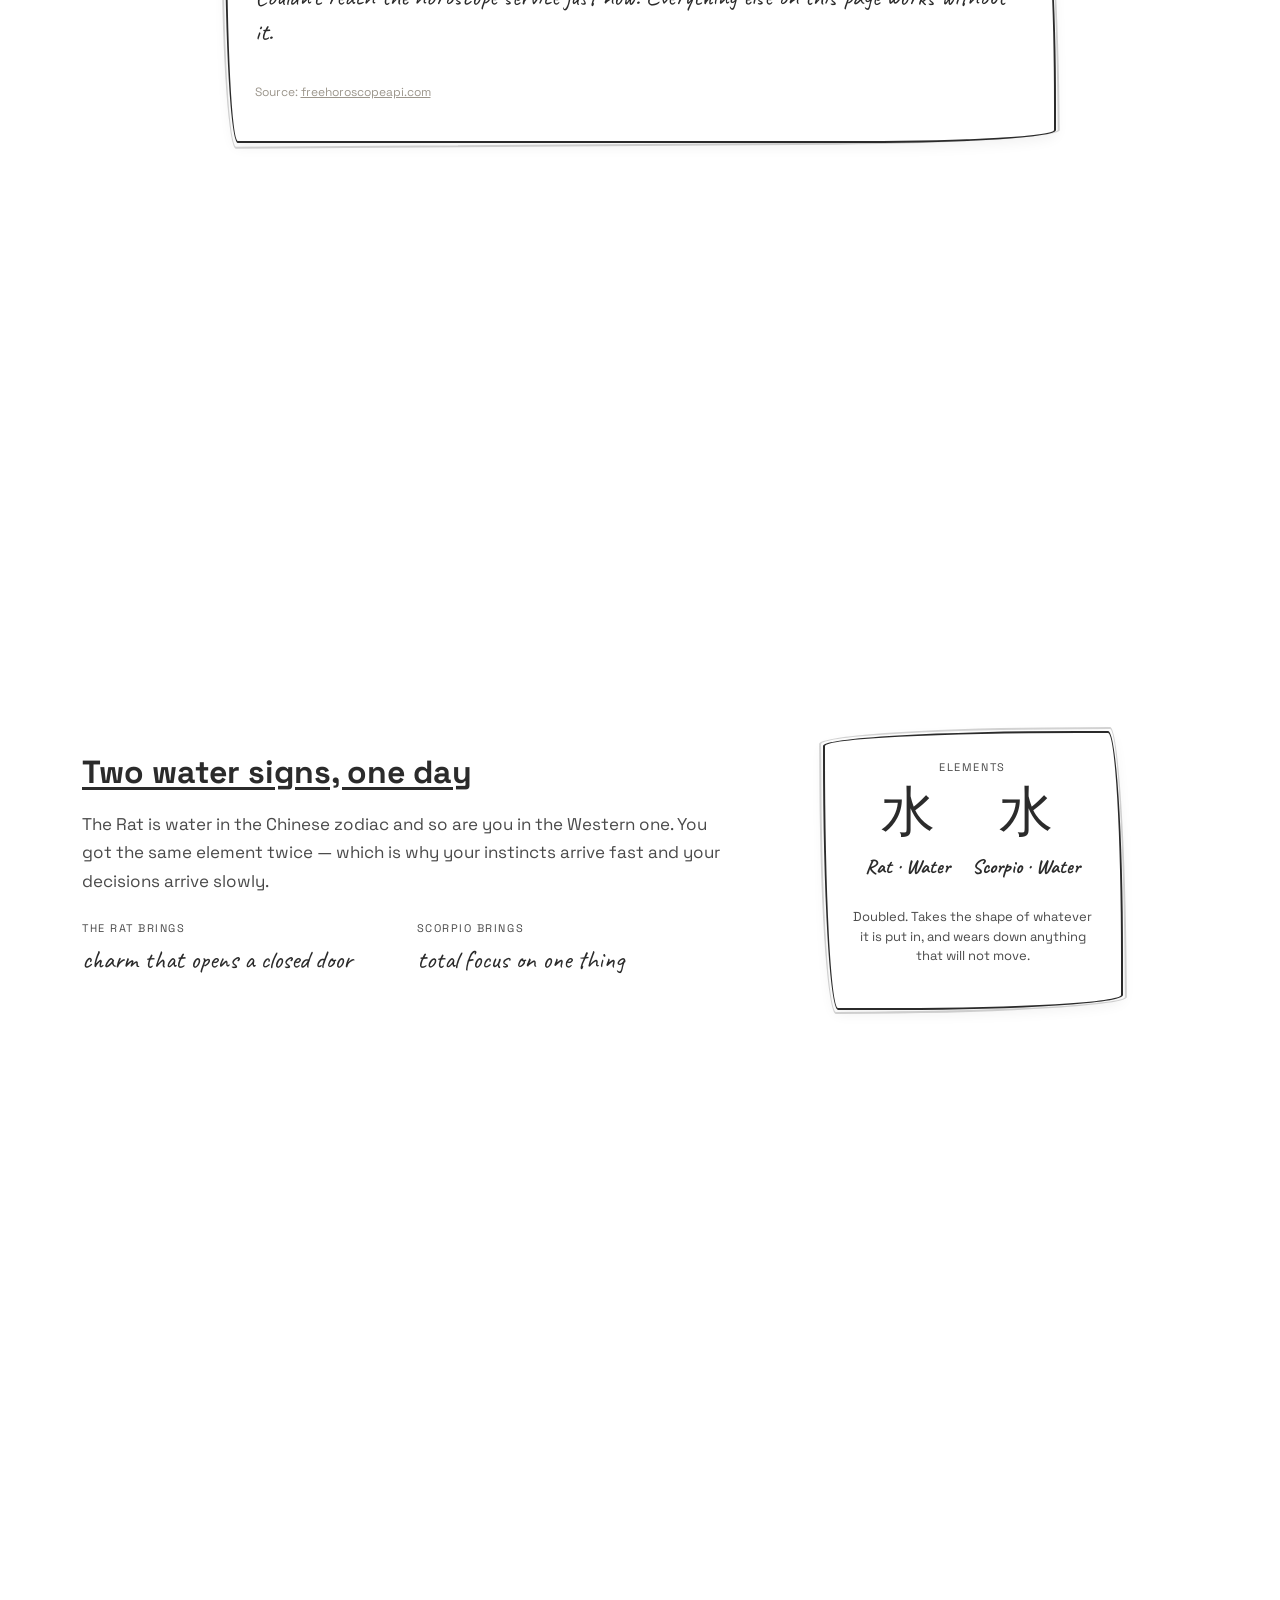
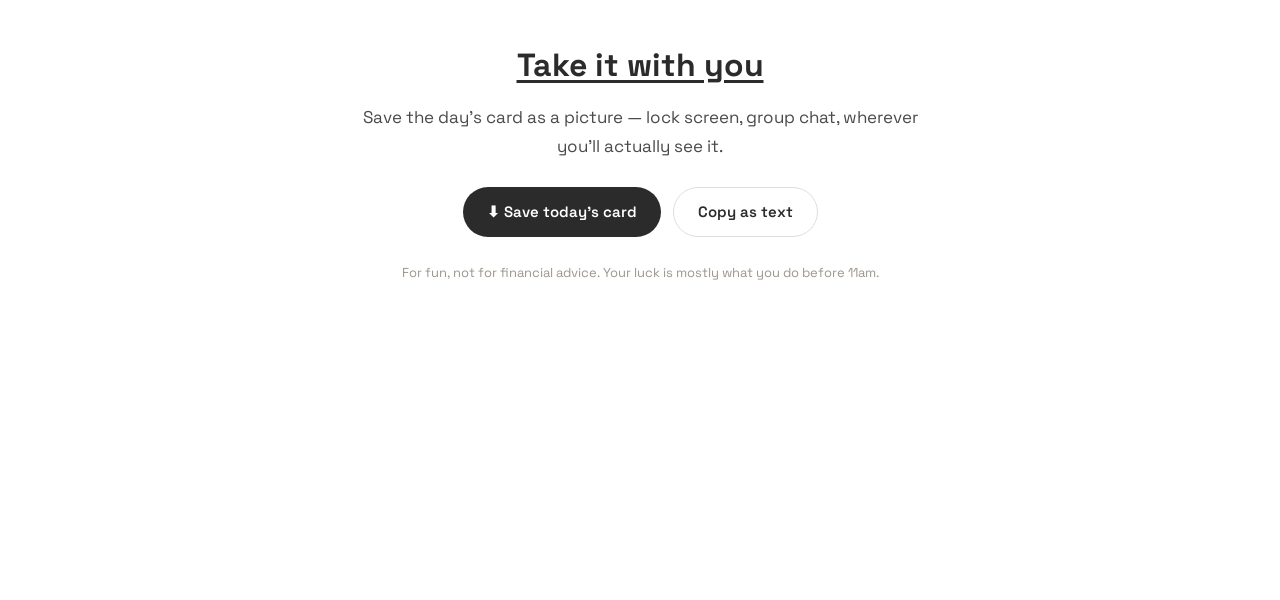
<file: scorpio.html>
<!DOCTYPE html>
<html lang="en">
<head>
  <meta charset="UTF-8" />
  <meta name="viewport" content="width=device-width, initial-scale=1.0" />
  <title>LUCKY — Rat × Scorpio</title>

  <!-- Bootstrap 5 -->
  <link href="https://cdn.jsdelivr.net/npm/bootstrap@5.3.0/dist/css/bootstrap.min.css" rel="stylesheet" />

  <!-- Google Fonts — same pairing as HELPFUL -->
  <link href="https://fonts.googleapis.com/css2?family=Space+Grotesk:wght@400;600;700&family=Caveat:wght@500;700&display=swap" rel="stylesheet" />

  <link rel="stylesheet" href="style_1.css" />
  <meta name="theme-color" content="#2B2B2B" />
</head>

<body data-sign="scorpio">

  <!-- ══ SKETCH FILTER ═══════════════════════════════════
       One feTurbulence + feDisplacementMap, reused by every
       drawn line on the page. Same trick as the timer dial. -->
  <svg width="0" height="0" style="position:absolute" aria-hidden="true">
    <filter id="roughen">
      <feTurbulence type="fractalNoise" baseFrequency="0.035" numOctaves="2" seed="7" result="n" />
      <feDisplacementMap in="SourceGraphic" in2="n" scale="3" xChannelSelector="R" yChannelSelector="G" />
    </filter>
    <filter id="roughen2">
      <feTurbulence type="fractalNoise" baseFrequency="0.02" numOctaves="3" seed="19" result="n" />
      <feDisplacementMap in="SourceGraphic" in2="n" scale="5" xChannelSelector="R" yChannelSelector="G" />
    </filter>
  </svg>

  <!-- ── NAV ──────────────────────────────────────────── -->
  <nav class="nav-bar">
    <div></div>
    <a class="nav-logo" href="#top" aria-label="LUCKY — back to top">LUCKY</a>
    <button class="hamburger" id="menuBtn" aria-label="Open menu">
      <span></span><span></span><span></span>
    </button>
  </nav>

  <div class="overlay" id="overlay"></div>
  <div class="side-menu" id="sideMenu">
    <button class="menu-close" id="menuClose" aria-label="Close menu">✕</button>
    <a class="menu-home" href="index_2.html">← All signs</a>
    <p class="menu-head">Year of the Rat ×</p>
    <p class="menu-sub">Pick your star sign</p>
    <!-- the twelve buttons are built by script.js from SIGNS -->
    <div class="sign-list" id="signList"></div>
  </div>

  <!-- ── SECTION 1 — HERO ─────────────────────────────── -->
  <section class="snap-section hero" id="top">
    <div class="container">
      <div class="row align-items-center g-4">

        <!-- left character — the Rat -->
        <div class="col-6 col-md-3 d-flex justify-content-center">
          <div class="doodle-char animate-in">
            <svg viewBox="0 0 270 210" role="img" aria-label="A hand-drawn rat">
              <g filter="url(#roughen)" fill="none" stroke="#2B2B2B" stroke-width="4"
                 stroke-linecap="round" stroke-linejoin="round">
                <path d="M64 142 C 40 158 18 148 20 128 C 21 116 30 112 36 116" />
                <ellipse cx="128" cy="132" rx="66" ry="44" fill="#FFFFFF" />
                <circle cx="196" cy="118" r="32" fill="#FFFFFF" />
                <circle cx="190" cy="90" r="16" fill="#C8D8E8" />
                <path d="M96 170 q 12 13 25 0" />
                <path d="M146 172 q 12 13 25 0" />
                <path d="M228 124 l 30 -11 M230 131 l 32 3 M226 137 l 24 15" />
              </g>
              <circle cx="209" cy="112" r="4" fill="#2B2B2B" />
              <circle cx="226" cy="126" r="5.5" fill="#E8CFC8" stroke="#2B2B2B" stroke-width="2.5" />
            </svg>
            <p class="doodle-name">Rat</p>
          </div>
        </div>

        <!-- centre text -->
        <div class="col-12 col-md-6 text-center order-3 order-md-2">
          <p class="hero-eyebrow animate-in">Today's lucky item for</p>
          <h1 class="hero-tagline animate-in delay-1">
            Year of the Rat,<br>
            <span id="signLine">born under Scorpio</span>
          </h1>
          <p class="hero-sub animate-in delay-2" id="heroDate">—</p>

          <div class="day-switch animate-in delay-3" id="daySwitch">
            <button class="chip" data-offset="-1">Yesterday</button>
            <button class="chip" data-offset="0" aria-pressed="true">Today</button>
            <button class="chip" data-offset="1">Tomorrow</button>
          </div>

          <p class="scroll-hint animate-in delay-3">scroll ↓</p>
        </div>

        <!-- right character — the chosen star sign -->
        <div class="col-6 col-md-3 d-flex justify-content-center order-2 order-md-3">
          <div class="doodle-char animate-in delay-2">
            <svg viewBox="0 0 270 210" role="img" aria-label="Your star sign">
              <g filter="url(#roughen)" fill="none" stroke="#2B2B2B" stroke-width="4"
                 stroke-linecap="round" stroke-linejoin="round">
                <circle cx="135" cy="105" r="72" fill="#FFFFFF" />
                <circle cx="135" cy="105" r="80" stroke-width="2.5" opacity=".3" />
              </g>
              <!-- a few stars, because a bare circle looked like a coin -->
              <g fill="#C8D8E8" stroke="#2B2B2B" stroke-width="2">
                <circle cx="40"  cy="52"  r="5" />
                <circle cx="236" cy="66"  r="4" />
                <circle cx="52"  cy="168" r="4" />
                <circle cx="226" cy="160" r="5" />
              </g>
              <text id="signGlyph" x="135" y="105" text-anchor="middle"
                    dominant-baseline="central" class="sign-glyph">♏︎</text>
            </svg>
            <p class="doodle-name" id="signName">Scorpio</p>
            <p class="doodle-dates" id="signDates">23 Oct – 21 Nov</p>
          </div>
        </div>

      </div>
    </div>
  </section>

  <!-- ── SECTION 2 — THE ITEM ─────────────────────────── -->
  <section class="snap-section section-item" id="item">
    <div class="container">
      <div class="row align-items-center g-5 justify-content-center">

        <!-- luck dial -->
        <div class="col-md-5 d-flex flex-column align-items-center">
          <div class="luck-dial doodle" id="luckDial">
            <svg class="ring" viewBox="0 0 200 200">
              <circle class="ring-sketch" cx="100" cy="100" r="86" />
              <circle class="ring-track"  cx="100" cy="100" r="86" />
              <circle class="ring-fill"   cx="100" cy="100" r="86" id="ringFill" />
            </svg>
            <div class="dial-face">
              <span class="dial-num" id="luckNum">—</span>
              <span class="dial-label" id="luckLabel">luck today</span>
            </div>
          </div>
          <div class="speech-bubble animate-in" id="readingBubble">—</div>
        </div>

        <!-- the item card -->
        <div class="col-md-6">
          <p class="section-heading animate-in">Carry this today</p>
          <div class="doodle-box item-card animate-in delay-1">
            <div class="item-icon" id="itemIcon">✦</div>
            <p class="item-name" id="itemName">—</p>
            <p class="item-note" id="itemNote">—</p>
            <p class="item-stamp" id="itemStamp">—</p>
          </div>
        </div>

      </div>
    </div>
  </section>

  <!-- ── SECTION 3 — THE DETAILS ──────────────────────── -->
  <section class="snap-section section-details" id="details">
    <div class="container">
      <div class="row g-4 justify-content-center">

        <div class="col-12 text-center mb-1">
          <p class="section-heading animate-in">The rest of the day's luck</p>
        </div>

        <div class="col-md-3 col-6">
          <div class="doodle-box mini-card animate-in">
            <p class="mini-label">Colour</p>
            <span class="swatch" id="colourSwatch"></span>
            <p class="mini-value" id="colourName">—</p>
            <p class="mini-note">Wear it, or just look at it once.</p>
          </div>
        </div>

        <div class="col-md-3 col-6">
          <div class="doodle-box mini-card animate-in delay-1">
            <p class="mini-label">Number</p>
            <p class="mini-big" id="luckyNumber">—</p>
            <p class="mini-note" id="numberNote">—</p>
          </div>
        </div>

        <div class="col-md-3 col-6">
          <div class="doodle-box mini-card animate-in delay-2">
            <p class="mini-label">Direction</p>
            <p class="mini-value" id="luckyDirection">—</p>
            <p class="mini-note">Face it when you have to decide something.</p>
          </div>
        </div>

        <div class="col-md-3 col-6">
          <div class="doodle-box mini-card animate-in delay-3">
            <p class="mini-label">Hour</p>
            <p class="mini-value" id="luckyHour">—</p>
            <p class="mini-note" id="hourNote">—</p>
          </div>
        </div>

        <div class="col-md-4 col-12">
          <div class="doodle-box strip-card char-card animate-in">
            <p class="mini-label">Lucky character</p>
            <p class="char-name" id="charName">—</p>
            <p class="mini-note" id="charNote">—</p>
          </div>
        </div>

        <div class="col-md-4 col-12">
          <div class="doodle-box strip-card animate-in delay-1">
            <p class="mini-label">One small thing to do</p>
            <p class="strip-text" id="microAction">—</p>
          </div>
        </div>

        <div class="col-md-4 col-12">
          <div class="doodle-box strip-card warn animate-in delay-2">
            <p class="mini-label">Go easy on</p>
            <p class="strip-text" id="avoidThing">—</p>
          </div>
        </div>

      </div>
    </div>
  </section>

  <!-- ── SECTION 4 — LIVE HOROSCOPE ───────────────────────
       The only part of this page that isn't ours. Pulled from
       freehoroscopeapi.com (free, no API key). If the request
       fails — offline, blocked, service down — the card says so
       and the rest of the page carries on unaffected.          -->
  <section class="snap-section section-horoscope" id="horoscope">
    <div class="container">
      <div class="row justify-content-center">
        <div class="col-lg-9">

          <p class="section-heading animate-in text-center" id="horoHeading">Today's reading</p>
          <p class="section-text animate-in delay-1 text-center" style="max-width:520px;margin:0 auto 26px">
            Everything else here we wrote. This one is fetched live.
          </p>

          <div class="doodle-box horo-card animate-in delay-2">
            <div class="horo-head">
              <span class="mini-label" style="margin:0" id="horoLabel">Daily horoscope</span>
              <span class="horo-badge loading" id="horoBadge">loading</span>
            </div>
            <p class="horo-text" id="horoText">Fetching today's reading…</p>
            <p class="horo-source" id="horoSource">
              Source: <a href="https://freehoroscopeapi.com" target="_blank" rel="noopener">freehoroscopeapi.com</a>
            </p>
          </div>

        </div>
      </div>
    </div>
  </section>

  <!-- ── SECTION 4 — THE TWO SIGNS ────────────────────── -->
  <section class="snap-section section-signs" id="signs">
    <div class="container">
      <div class="row align-items-center g-4">

        <div class="col-md-7">
          <p class="section-heading animate-in" id="blendHeading">&nbsp;</p>
          <p class="section-text animate-in delay-1" id="blendText">—</p>

          <div class="brings animate-in delay-2">
            <div class="brings-col">
              <p class="brings-head">The Rat brings</p>
              <p class="brings-text" id="ratBrings">—</p>
            </div>
            <div class="brings-col">
              <p class="brings-head" id="signBringsHead">Scorpio brings</p>
              <p class="brings-text" id="signBrings">—</p>
            </div>
          </div>
        </div>

        <div class="col-md-5 d-flex justify-content-center">
          <div class="doodle-box element-card animate-in delay-1">
            <p class="mini-label">Elements</p>
            <div class="elem-pair">
              <div>
                <p class="elem-glyph">水</p>
                <p class="elem-name">Rat · Water</p>
              </div>
              <div>
                <p class="elem-glyph" id="signElemGlyph">水</p>
                <p class="elem-name" id="signElemName">&nbsp;</p>
              </div>
            </div>
            <p class="mini-note" id="blendNote">—</p>
          </div>
        </div>

      </div>
    </div>
  </section>

  <!-- ── SECTION 5 — SAVE ─────────────────────────────── -->
  <section class="snap-section section-save" id="save">
    <div class="container text-center">
      <p class="section-heading animate-in">Take it with you</p>
      <p class="section-text animate-in delay-1" style="max-width:560px;margin:0 auto 26px">
        Save the day's card as a picture — lock screen, group chat, wherever
        you'll actually see it.
      </p>

      <div class="save-actions animate-in delay-2">
        <button class="bth bth-primary" id="saveBtn">⬇ Save today's card</button>
        <button class="bth bth-soft" id="copyBtn">Copy as text</button>
      </div>

      <p class="disclaimer animate-in delay-3">
        For fun, not for financial advice. Your luck is mostly what you do before 11am.
      </p>
    </div>
  </section>

  <div class="toast" id="toast"></div>

  <script src="https://cdn.jsdelivr.net/npm/bootstrap@5.3.0/dist/js/bootstrap.bundle.min.js"></script>
  <script src="script.js" defer></script>
</body>
</html>
</file>
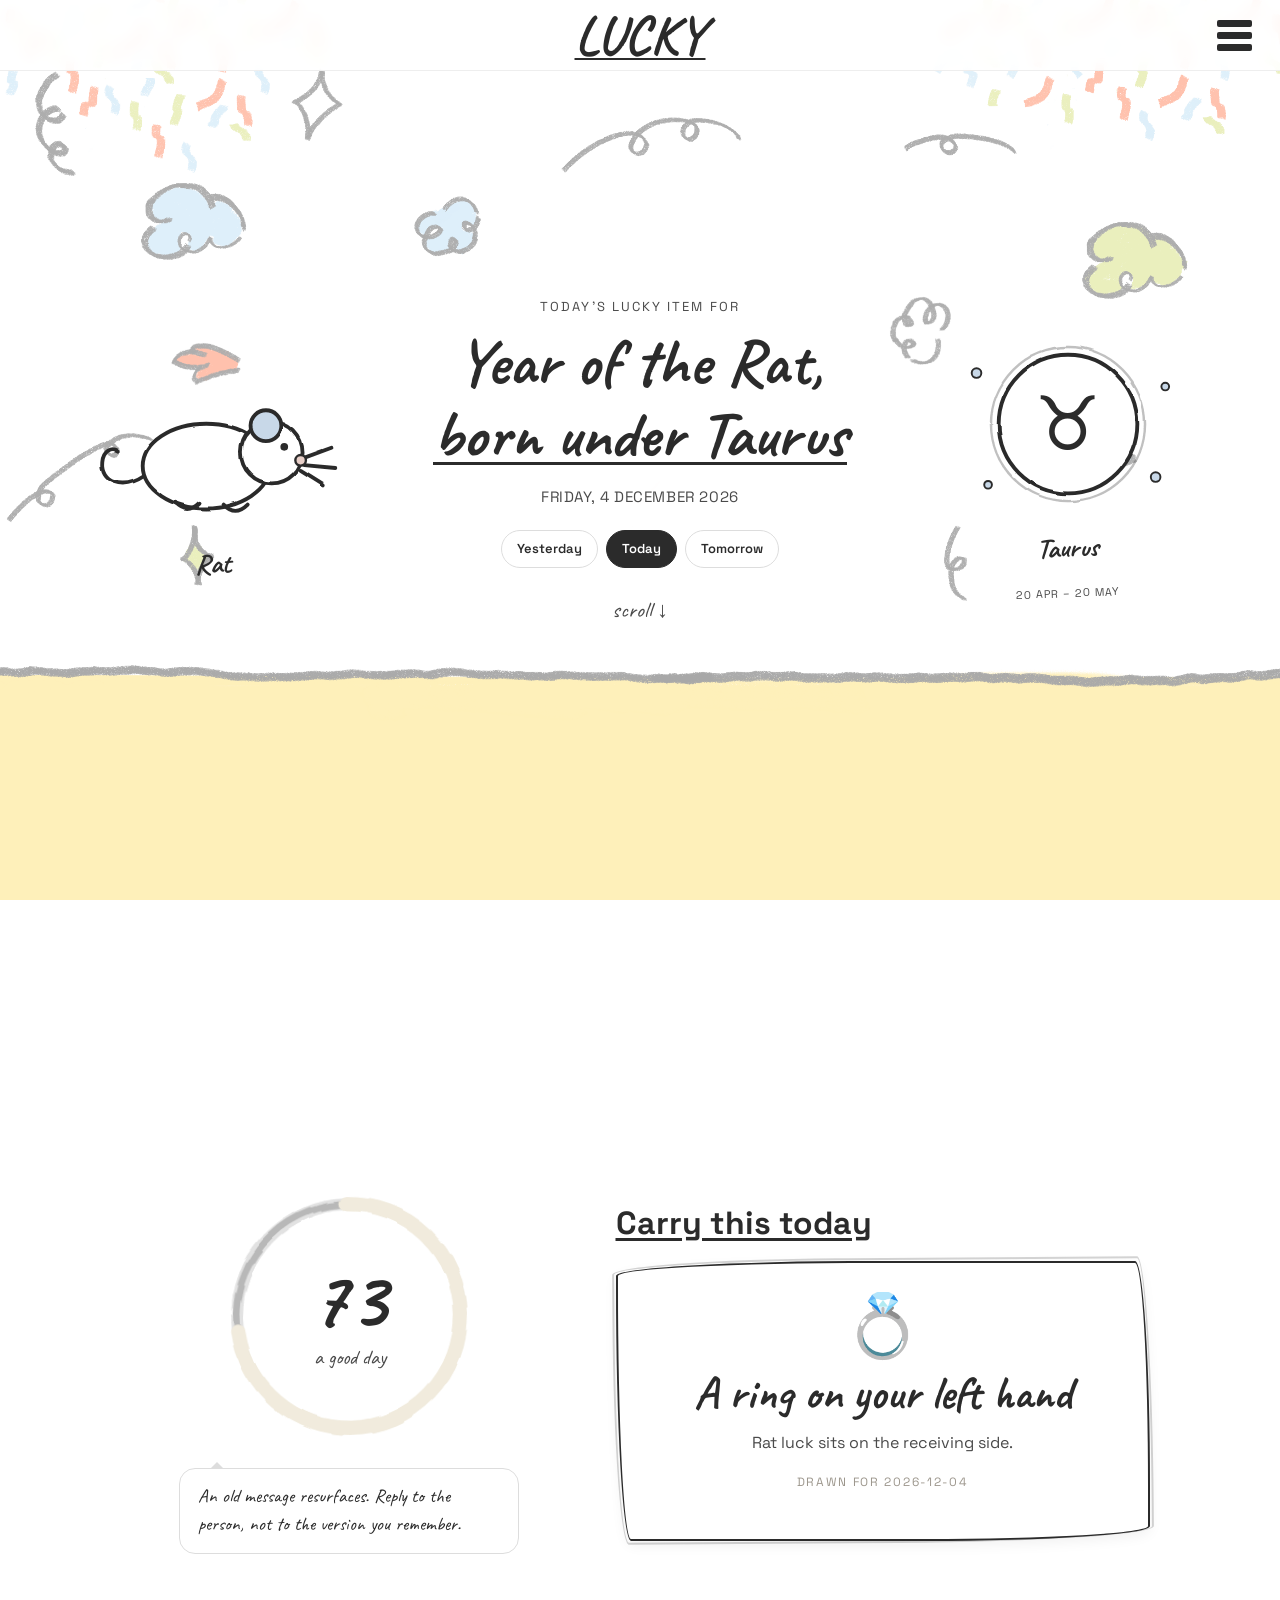
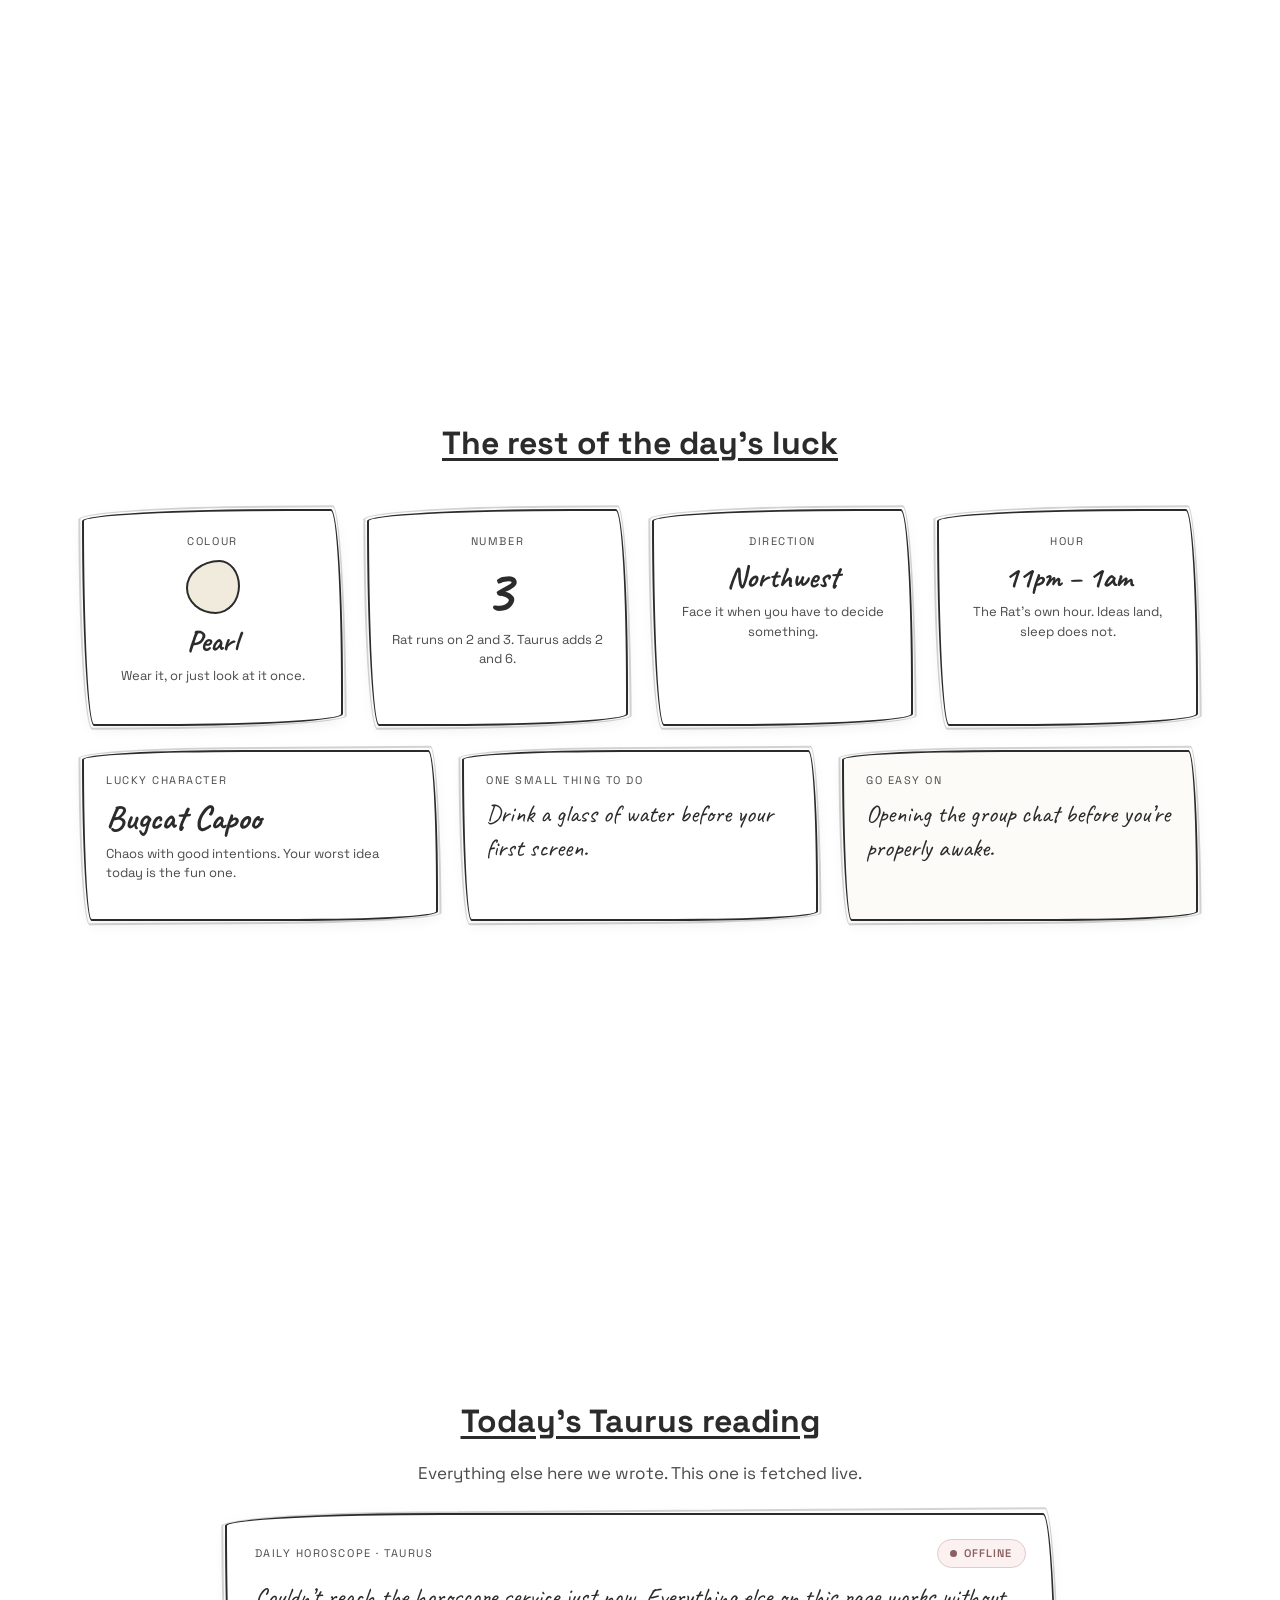
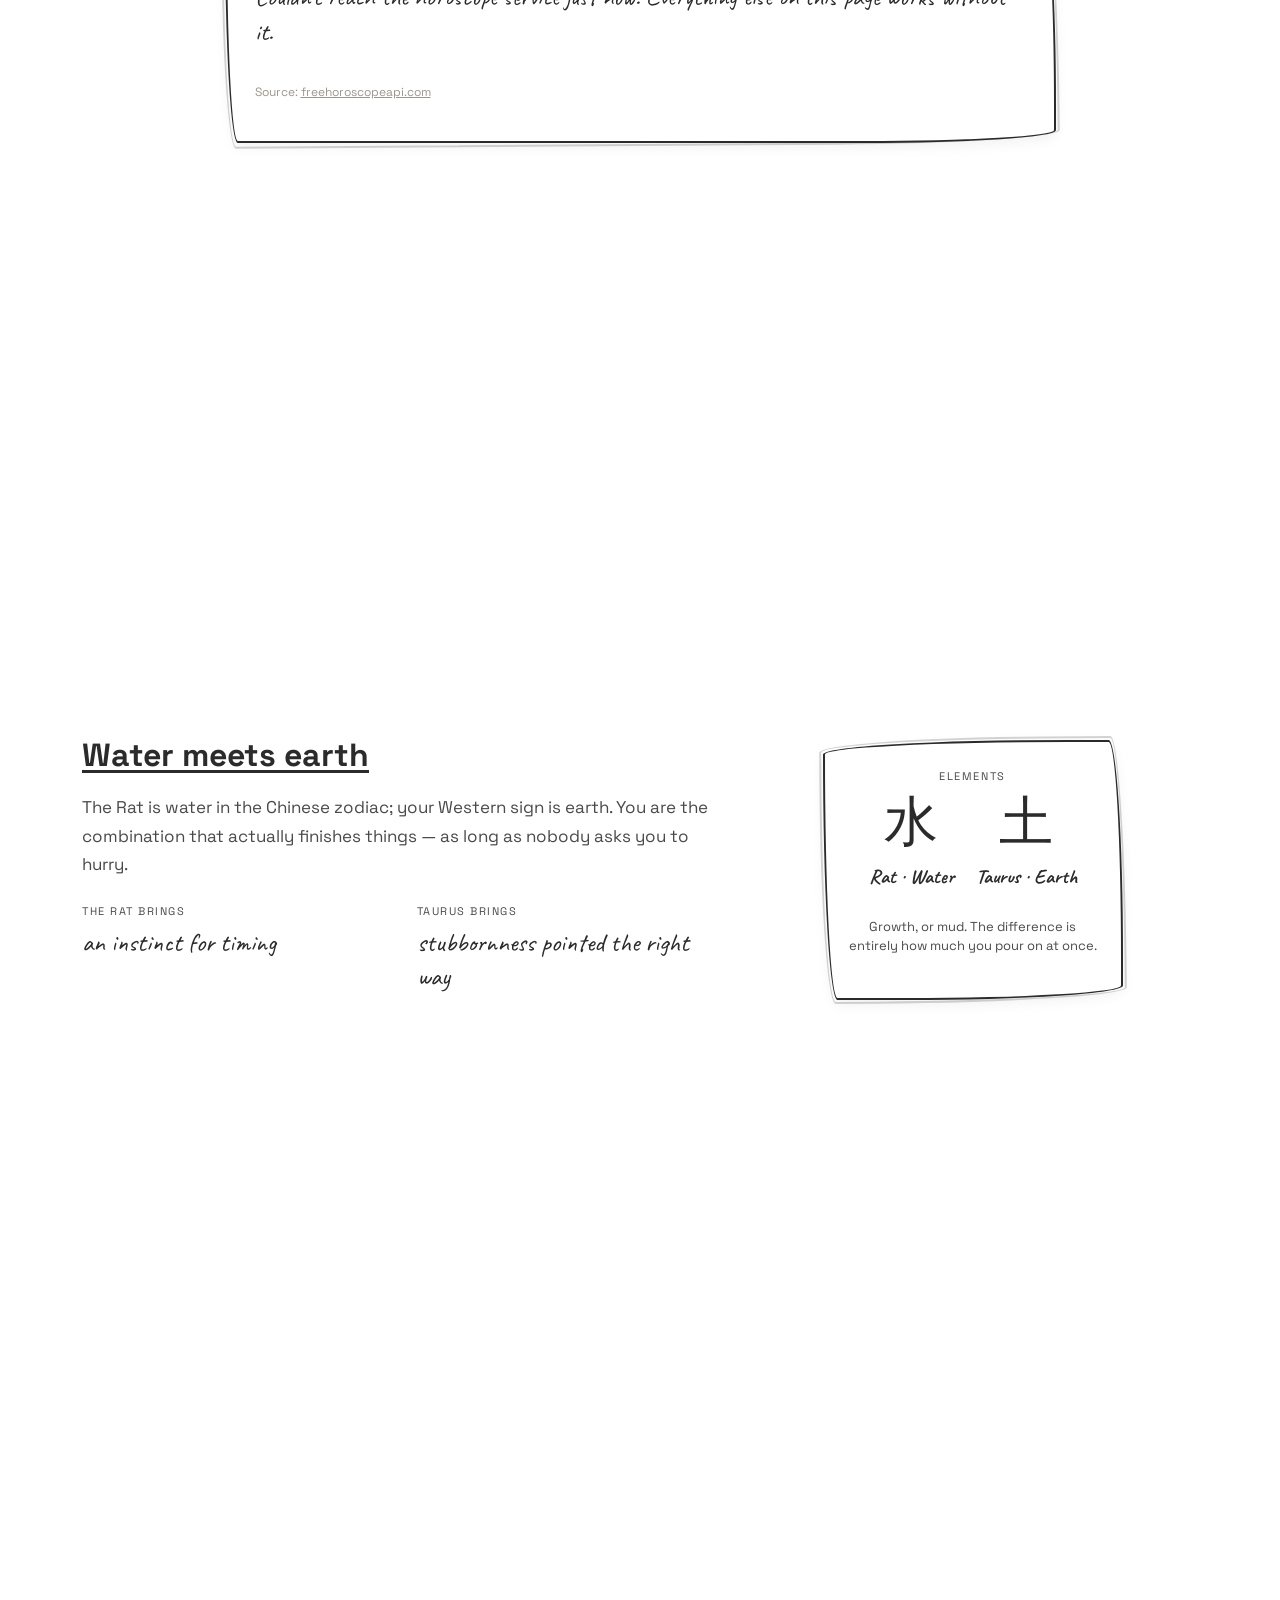
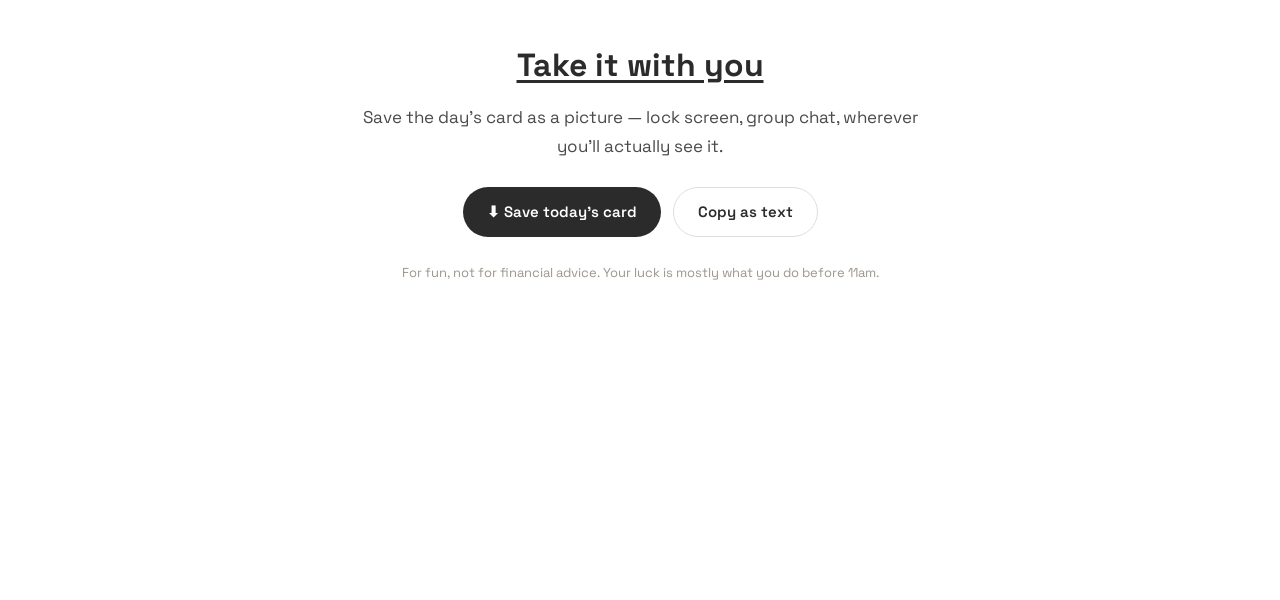
<file: taurus.html>
<!DOCTYPE html>
<html lang="en">
<head>
  <meta charset="UTF-8" />
  <meta name="viewport" content="width=device-width, initial-scale=1.0" />
  <title>LUCKY — Rat × Taurus</title>

  <!-- Bootstrap 5 -->
  <link href="https://cdn.jsdelivr.net/npm/bootstrap@5.3.0/dist/css/bootstrap.min.css" rel="stylesheet" />

  <!-- Google Fonts — same pairing as HELPFUL -->
  <link href="https://fonts.googleapis.com/css2?family=Space+Grotesk:wght@400;600;700&family=Caveat:wght@500;700&display=swap" rel="stylesheet" />

  <link rel="stylesheet" href="style_1.css" />
  <meta name="theme-color" content="#2B2B2B" />
</head>

<body data-sign="taurus">

  <!-- ══ SKETCH FILTER ═══════════════════════════════════
       One feTurbulence + feDisplacementMap, reused by every
       drawn line on the page. Same trick as the timer dial. -->
  <svg width="0" height="0" style="position:absolute" aria-hidden="true">
    <filter id="roughen">
      <feTurbulence type="fractalNoise" baseFrequency="0.035" numOctaves="2" seed="7" result="n" />
      <feDisplacementMap in="SourceGraphic" in2="n" scale="3" xChannelSelector="R" yChannelSelector="G" />
    </filter>
    <filter id="roughen2">
      <feTurbulence type="fractalNoise" baseFrequency="0.02" numOctaves="3" seed="19" result="n" />
      <feDisplacementMap in="SourceGraphic" in2="n" scale="5" xChannelSelector="R" yChannelSelector="G" />
    </filter>
  </svg>

  <!-- ── NAV ──────────────────────────────────────────── -->
  <nav class="nav-bar">
    <div></div>
    <a class="nav-logo" href="#top" aria-label="LUCKY — back to top">LUCKY</a>
    <button class="hamburger" id="menuBtn" aria-label="Open menu">
      <span></span><span></span><span></span>
    </button>
  </nav>

  <div class="overlay" id="overlay"></div>
  <div class="side-menu" id="sideMenu">
    <button class="menu-close" id="menuClose" aria-label="Close menu">✕</button>
    <a class="menu-home" href="index_2.html">← All signs</a>
    <p class="menu-head">Year of the Rat ×</p>
    <p class="menu-sub">Pick your star sign</p>
    <!-- the twelve buttons are built by script.js from SIGNS -->
    <div class="sign-list" id="signList"></div>
  </div>

  <!-- ── SECTION 1 — HERO ─────────────────────────────── -->
  <section class="snap-section hero" id="top">
    <div class="container">
      <div class="row align-items-center g-4">

        <!-- left character — the Rat -->
        <div class="col-6 col-md-3 d-flex justify-content-center">
          <div class="doodle-char animate-in">
            <svg viewBox="0 0 270 210" role="img" aria-label="A hand-drawn rat">
              <g filter="url(#roughen)" fill="none" stroke="#2B2B2B" stroke-width="4"
                 stroke-linecap="round" stroke-linejoin="round">
                <path d="M64 142 C 40 158 18 148 20 128 C 21 116 30 112 36 116" />
                <ellipse cx="128" cy="132" rx="66" ry="44" fill="#FFFFFF" />
                <circle cx="196" cy="118" r="32" fill="#FFFFFF" />
                <circle cx="190" cy="90" r="16" fill="#C8D8E8" />
                <path d="M96 170 q 12 13 25 0" />
                <path d="M146 172 q 12 13 25 0" />
                <path d="M228 124 l 30 -11 M230 131 l 32 3 M226 137 l 24 15" />
              </g>
              <circle cx="209" cy="112" r="4" fill="#2B2B2B" />
              <circle cx="226" cy="126" r="5.5" fill="#E8CFC8" stroke="#2B2B2B" stroke-width="2.5" />
            </svg>
            <p class="doodle-name">Rat</p>
          </div>
        </div>

        <!-- centre text -->
        <div class="col-12 col-md-6 text-center order-3 order-md-2">
          <p class="hero-eyebrow animate-in">Today's lucky item for</p>
          <h1 class="hero-tagline animate-in delay-1">
            Year of the Rat,<br>
            <span id="signLine">born under Taurus</span>
          </h1>
          <p class="hero-sub animate-in delay-2" id="heroDate">—</p>

          <div class="day-switch animate-in delay-3" id="daySwitch">
            <button class="chip" data-offset="-1">Yesterday</button>
            <button class="chip" data-offset="0" aria-pressed="true">Today</button>
            <button class="chip" data-offset="1">Tomorrow</button>
          </div>

          <p class="scroll-hint animate-in delay-3">scroll ↓</p>
        </div>

        <!-- right character — the chosen star sign -->
        <div class="col-6 col-md-3 d-flex justify-content-center order-2 order-md-3">
          <div class="doodle-char animate-in delay-2">
            <svg viewBox="0 0 270 210" role="img" aria-label="Your star sign">
              <g filter="url(#roughen)" fill="none" stroke="#2B2B2B" stroke-width="4"
                 stroke-linecap="round" stroke-linejoin="round">
                <circle cx="135" cy="105" r="72" fill="#FFFFFF" />
                <circle cx="135" cy="105" r="80" stroke-width="2.5" opacity=".3" />
              </g>
              <!-- a few stars, because a bare circle looked like a coin -->
              <g fill="#C8D8E8" stroke="#2B2B2B" stroke-width="2">
                <circle cx="40"  cy="52"  r="5" />
                <circle cx="236" cy="66"  r="4" />
                <circle cx="52"  cy="168" r="4" />
                <circle cx="226" cy="160" r="5" />
              </g>
              <text id="signGlyph" x="135" y="105" text-anchor="middle"
                    dominant-baseline="central" class="sign-glyph">♉︎</text>
            </svg>
            <p class="doodle-name" id="signName">Taurus</p>
            <p class="doodle-dates" id="signDates">20 Apr – 20 May</p>
          </div>
        </div>

      </div>
    </div>
  </section>

  <!-- ── SECTION 2 — THE ITEM ─────────────────────────── -->
  <section class="snap-section section-item" id="item">
    <div class="container">
      <div class="row align-items-center g-5 justify-content-center">

        <!-- luck dial -->
        <div class="col-md-5 d-flex flex-column align-items-center">
          <div class="luck-dial doodle" id="luckDial">
            <svg class="ring" viewBox="0 0 200 200">
              <circle class="ring-sketch" cx="100" cy="100" r="86" />
              <circle class="ring-track"  cx="100" cy="100" r="86" />
              <circle class="ring-fill"   cx="100" cy="100" r="86" id="ringFill" />
            </svg>
            <div class="dial-face">
              <span class="dial-num" id="luckNum">—</span>
              <span class="dial-label" id="luckLabel">luck today</span>
            </div>
          </div>
          <div class="speech-bubble animate-in" id="readingBubble">—</div>
        </div>

        <!-- the item card -->
        <div class="col-md-6">
          <p class="section-heading animate-in">Carry this today</p>
          <div class="doodle-box item-card animate-in delay-1">
            <div class="item-icon" id="itemIcon">✦</div>
            <p class="item-name" id="itemName">—</p>
            <p class="item-note" id="itemNote">—</p>
            <p class="item-stamp" id="itemStamp">—</p>
          </div>
        </div>

      </div>
    </div>
  </section>

  <!-- ── SECTION 3 — THE DETAILS ──────────────────────── -->
  <section class="snap-section section-details" id="details">
    <div class="container">
      <div class="row g-4 justify-content-center">

        <div class="col-12 text-center mb-1">
          <p class="section-heading animate-in">The rest of the day's luck</p>
        </div>

        <div class="col-md-3 col-6">
          <div class="doodle-box mini-card animate-in">
            <p class="mini-label">Colour</p>
            <span class="swatch" id="colourSwatch"></span>
            <p class="mini-value" id="colourName">—</p>
            <p class="mini-note">Wear it, or just look at it once.</p>
          </div>
        </div>

        <div class="col-md-3 col-6">
          <div class="doodle-box mini-card animate-in delay-1">
            <p class="mini-label">Number</p>
            <p class="mini-big" id="luckyNumber">—</p>
            <p class="mini-note" id="numberNote">—</p>
          </div>
        </div>

        <div class="col-md-3 col-6">
          <div class="doodle-box mini-card animate-in delay-2">
            <p class="mini-label">Direction</p>
            <p class="mini-value" id="luckyDirection">—</p>
            <p class="mini-note">Face it when you have to decide something.</p>
          </div>
        </div>

        <div class="col-md-3 col-6">
          <div class="doodle-box mini-card animate-in delay-3">
            <p class="mini-label">Hour</p>
            <p class="mini-value" id="luckyHour">—</p>
            <p class="mini-note" id="hourNote">—</p>
          </div>
        </div>

        <div class="col-md-4 col-12">
          <div class="doodle-box strip-card char-card animate-in">
            <p class="mini-label">Lucky character</p>
            <p class="char-name" id="charName">—</p>
            <p class="mini-note" id="charNote">—</p>
          </div>
        </div>

        <div class="col-md-4 col-12">
          <div class="doodle-box strip-card animate-in delay-1">
            <p class="mini-label">One small thing to do</p>
            <p class="strip-text" id="microAction">—</p>
          </div>
        </div>

        <div class="col-md-4 col-12">
          <div class="doodle-box strip-card warn animate-in delay-2">
            <p class="mini-label">Go easy on</p>
            <p class="strip-text" id="avoidThing">—</p>
          </div>
        </div>

      </div>
    </div>
  </section>

  <!-- ── SECTION 4 — LIVE HOROSCOPE ───────────────────────
       The only part of this page that isn't ours. Pulled from
       freehoroscopeapi.com (free, no API key). If the request
       fails — offline, blocked, service down — the card says so
       and the rest of the page carries on unaffected.          -->
  <section class="snap-section section-horoscope" id="horoscope">
    <div class="container">
      <div class="row justify-content-center">
        <div class="col-lg-9">

          <p class="section-heading animate-in text-center" id="horoHeading">Today's reading</p>
          <p class="section-text animate-in delay-1 text-center" style="max-width:520px;margin:0 auto 26px">
            Everything else here we wrote. This one is fetched live.
          </p>

          <div class="doodle-box horo-card animate-in delay-2">
            <div class="horo-head">
              <span class="mini-label" style="margin:0" id="horoLabel">Daily horoscope</span>
              <span class="horo-badge loading" id="horoBadge">loading</span>
            </div>
            <p class="horo-text" id="horoText">Fetching today's reading…</p>
            <p class="horo-source" id="horoSource">
              Source: <a href="https://freehoroscopeapi.com" target="_blank" rel="noopener">freehoroscopeapi.com</a>
            </p>
          </div>

        </div>
      </div>
    </div>
  </section>

  <!-- ── SECTION 4 — THE TWO SIGNS ────────────────────── -->
  <section class="snap-section section-signs" id="signs">
    <div class="container">
      <div class="row align-items-center g-4">

        <div class="col-md-7">
          <p class="section-heading animate-in" id="blendHeading">&nbsp;</p>
          <p class="section-text animate-in delay-1" id="blendText">—</p>

          <div class="brings animate-in delay-2">
            <div class="brings-col">
              <p class="brings-head">The Rat brings</p>
              <p class="brings-text" id="ratBrings">—</p>
            </div>
            <div class="brings-col">
              <p class="brings-head" id="signBringsHead">Taurus brings</p>
              <p class="brings-text" id="signBrings">—</p>
            </div>
          </div>
        </div>

        <div class="col-md-5 d-flex justify-content-center">
          <div class="doodle-box element-card animate-in delay-1">
            <p class="mini-label">Elements</p>
            <div class="elem-pair">
              <div>
                <p class="elem-glyph">水</p>
                <p class="elem-name">Rat · Water</p>
              </div>
              <div>
                <p class="elem-glyph" id="signElemGlyph">水</p>
                <p class="elem-name" id="signElemName">&nbsp;</p>
              </div>
            </div>
            <p class="mini-note" id="blendNote">—</p>
          </div>
        </div>

      </div>
    </div>
  </section>

  <!-- ── SECTION 5 — SAVE ─────────────────────────────── -->
  <section class="snap-section section-save" id="save">
    <div class="container text-center">
      <p class="section-heading animate-in">Take it with you</p>
      <p class="section-text animate-in delay-1" style="max-width:560px;margin:0 auto 26px">
        Save the day's card as a picture — lock screen, group chat, wherever
        you'll actually see it.
      </p>

      <div class="save-actions animate-in delay-2">
        <button class="bth bth-primary" id="saveBtn">⬇ Save today's card</button>
        <button class="bth bth-soft" id="copyBtn">Copy as text</button>
      </div>

      <p class="disclaimer animate-in delay-3">
        For fun, not for financial advice. Your luck is mostly what you do before 11am.
      </p>
    </div>
  </section>

  <div class="toast" id="toast"></div>

  <script src="https://cdn.jsdelivr.net/npm/bootstrap@5.3.0/dist/js/bootstrap.bundle.min.js"></script>
  <script src="script.js" defer></script>
</body>
</html>
</file>
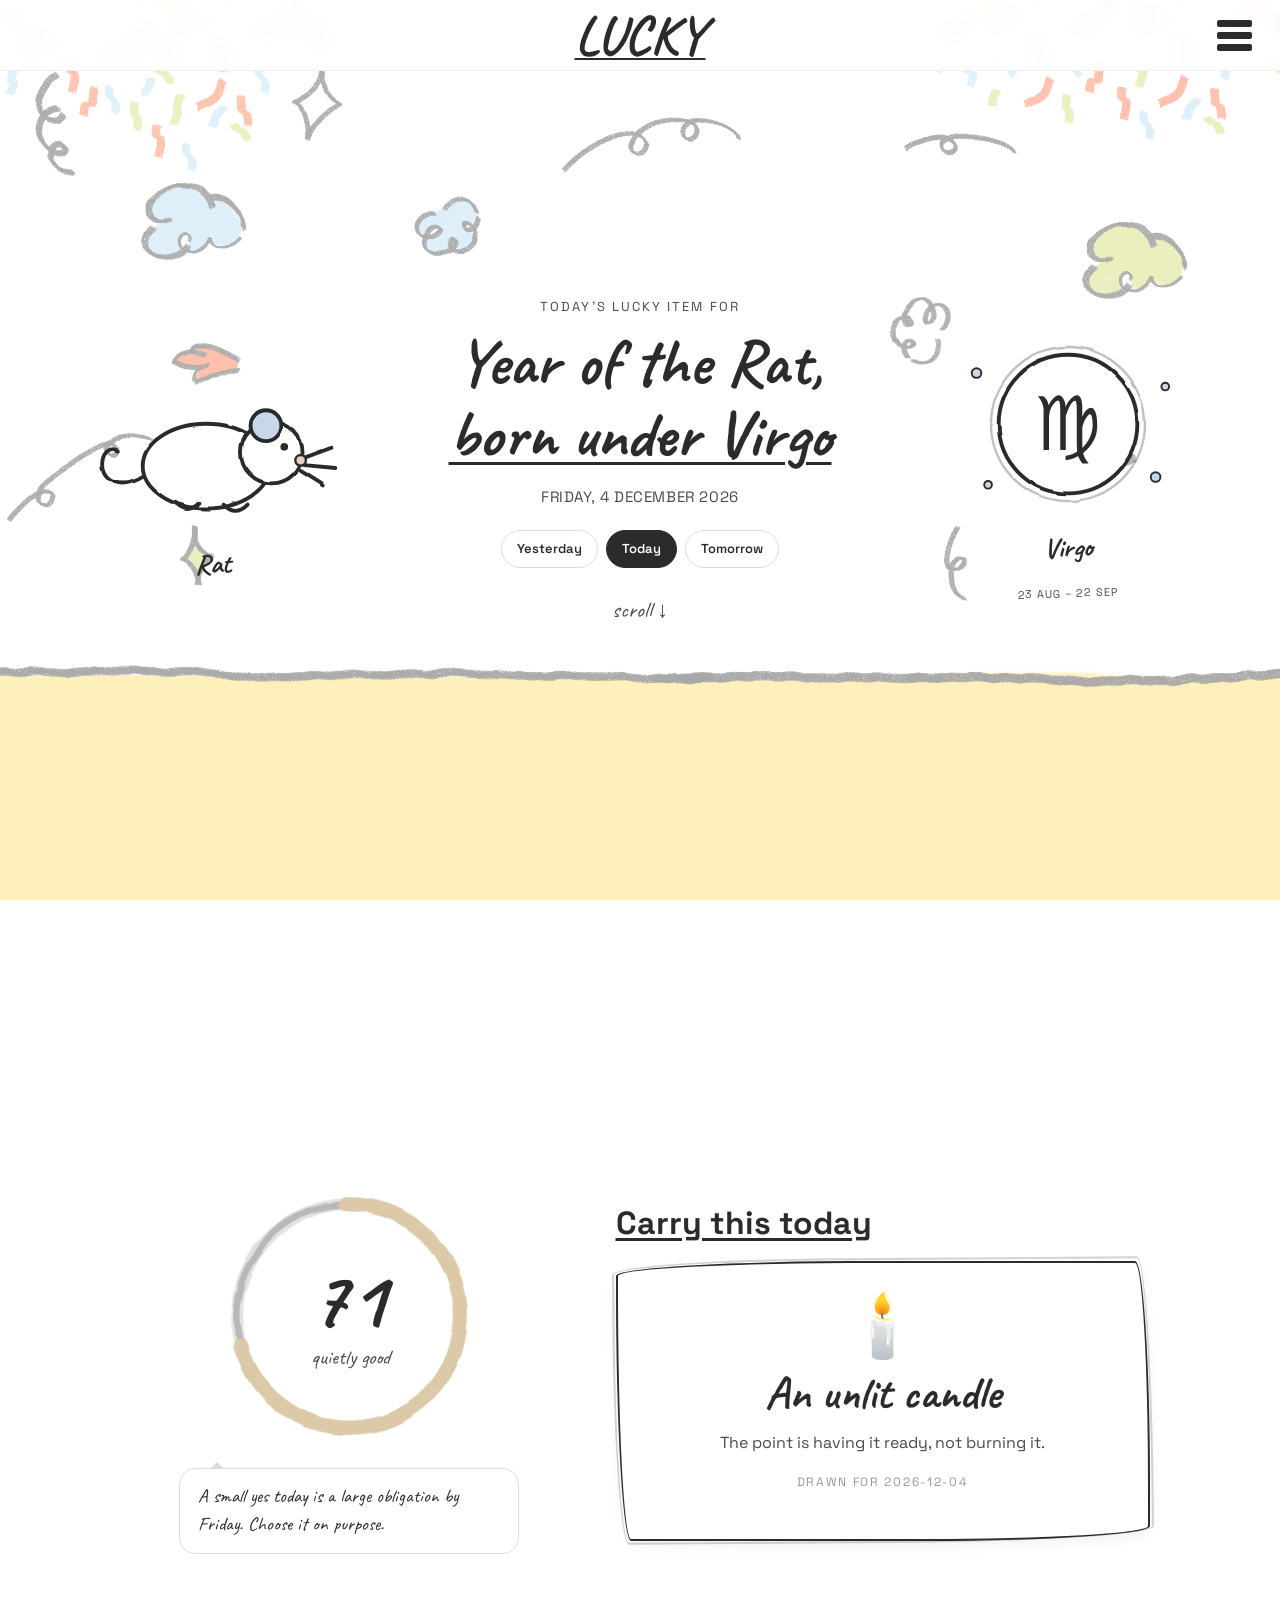
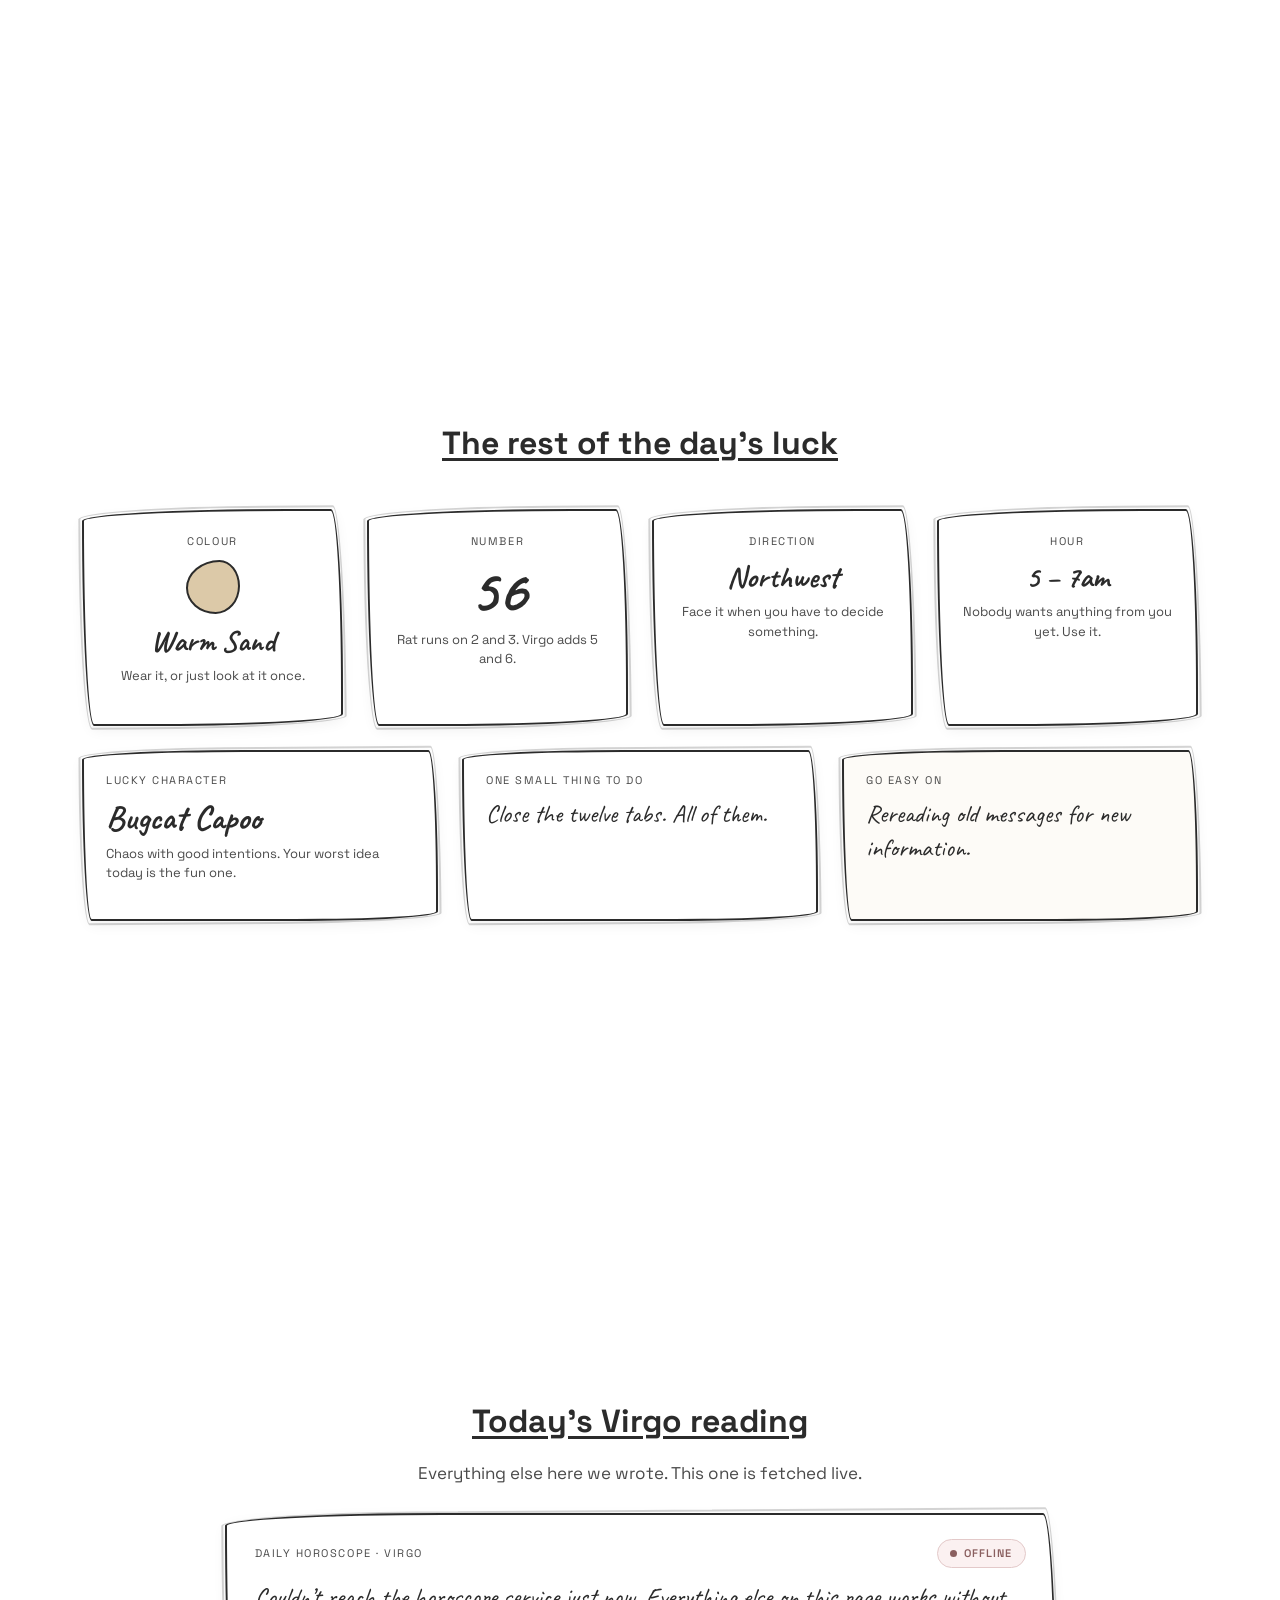
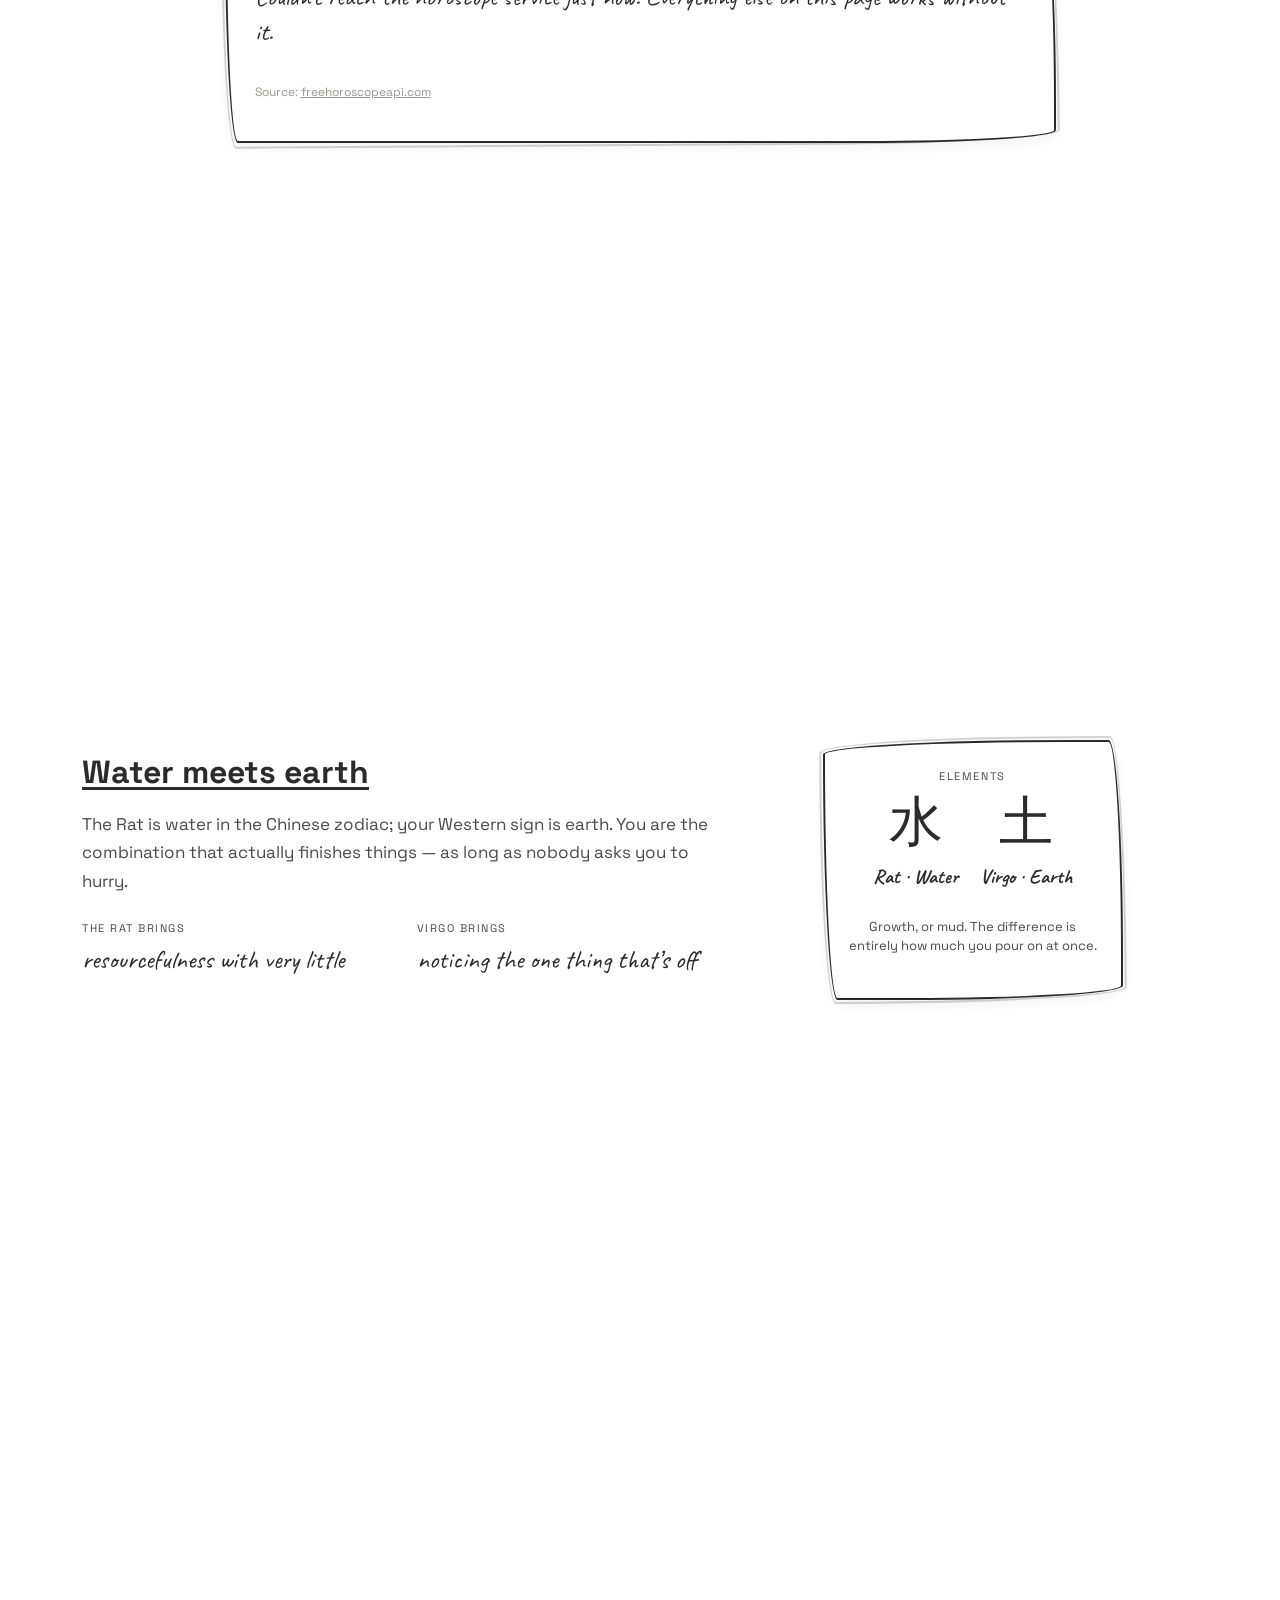
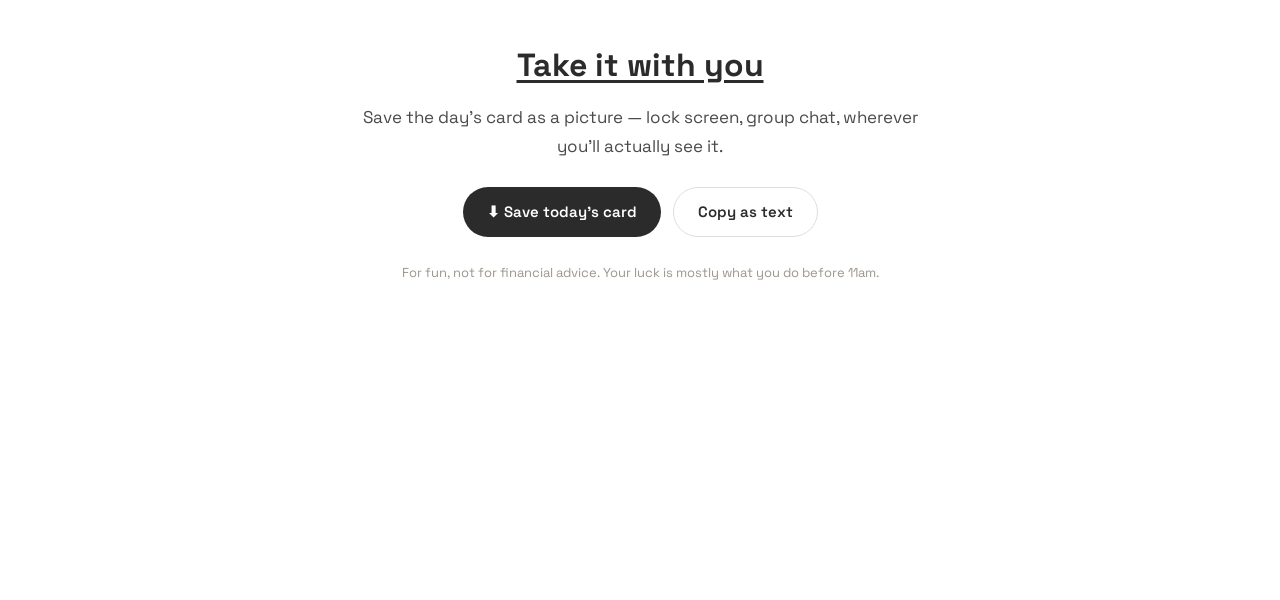
<file: virgo.html>
<!DOCTYPE html>
<html lang="en">
<head>
  <meta charset="UTF-8" />
  <meta name="viewport" content="width=device-width, initial-scale=1.0" />
  <title>LUCKY — Rat × Virgo</title>

  <!-- Bootstrap 5 -->
  <link href="https://cdn.jsdelivr.net/npm/bootstrap@5.3.0/dist/css/bootstrap.min.css" rel="stylesheet" />

  <!-- Google Fonts — same pairing as HELPFUL -->
  <link href="https://fonts.googleapis.com/css2?family=Space+Grotesk:wght@400;600;700&family=Caveat:wght@500;700&display=swap" rel="stylesheet" />

  <link rel="stylesheet" href="style_1.css" />
  <meta name="theme-color" content="#2B2B2B" />
</head>

<body data-sign="virgo">

  <!-- ══ SKETCH FILTER ═══════════════════════════════════
       One feTurbulence + feDisplacementMap, reused by every
       drawn line on the page. Same trick as the timer dial. -->
  <svg width="0" height="0" style="position:absolute" aria-hidden="true">
    <filter id="roughen">
      <feTurbulence type="fractalNoise" baseFrequency="0.035" numOctaves="2" seed="7" result="n" />
      <feDisplacementMap in="SourceGraphic" in2="n" scale="3" xChannelSelector="R" yChannelSelector="G" />
    </filter>
    <filter id="roughen2">
      <feTurbulence type="fractalNoise" baseFrequency="0.02" numOctaves="3" seed="19" result="n" />
      <feDisplacementMap in="SourceGraphic" in2="n" scale="5" xChannelSelector="R" yChannelSelector="G" />
    </filter>
  </svg>

  <!-- ── NAV ──────────────────────────────────────────── -->
  <nav class="nav-bar">
    <div></div>
    <a class="nav-logo" href="#top" aria-label="LUCKY — back to top">LUCKY</a>
    <button class="hamburger" id="menuBtn" aria-label="Open menu">
      <span></span><span></span><span></span>
    </button>
  </nav>

  <div class="overlay" id="overlay"></div>
  <div class="side-menu" id="sideMenu">
    <button class="menu-close" id="menuClose" aria-label="Close menu">✕</button>
    <a class="menu-home" href="index_2.html">← All signs</a>
    <p class="menu-head">Year of the Rat ×</p>
    <p class="menu-sub">Pick your star sign</p>
    <!-- the twelve buttons are built by script.js from SIGNS -->
    <div class="sign-list" id="signList"></div>
  </div>

  <!-- ── SECTION 1 — HERO ─────────────────────────────── -->
  <section class="snap-section hero" id="top">
    <div class="container">
      <div class="row align-items-center g-4">

        <!-- left character — the Rat -->
        <div class="col-6 col-md-3 d-flex justify-content-center">
          <div class="doodle-char animate-in">
            <svg viewBox="0 0 270 210" role="img" aria-label="A hand-drawn rat">
              <g filter="url(#roughen)" fill="none" stroke="#2B2B2B" stroke-width="4"
                 stroke-linecap="round" stroke-linejoin="round">
                <path d="M64 142 C 40 158 18 148 20 128 C 21 116 30 112 36 116" />
                <ellipse cx="128" cy="132" rx="66" ry="44" fill="#FFFFFF" />
                <circle cx="196" cy="118" r="32" fill="#FFFFFF" />
                <circle cx="190" cy="90" r="16" fill="#C8D8E8" />
                <path d="M96 170 q 12 13 25 0" />
                <path d="M146 172 q 12 13 25 0" />
                <path d="M228 124 l 30 -11 M230 131 l 32 3 M226 137 l 24 15" />
              </g>
              <circle cx="209" cy="112" r="4" fill="#2B2B2B" />
              <circle cx="226" cy="126" r="5.5" fill="#E8CFC8" stroke="#2B2B2B" stroke-width="2.5" />
            </svg>
            <p class="doodle-name">Rat</p>
          </div>
        </div>

        <!-- centre text -->
        <div class="col-12 col-md-6 text-center order-3 order-md-2">
          <p class="hero-eyebrow animate-in">Today's lucky item for</p>
          <h1 class="hero-tagline animate-in delay-1">
            Year of the Rat,<br>
            <span id="signLine">born under Virgo</span>
          </h1>
          <p class="hero-sub animate-in delay-2" id="heroDate">—</p>

          <div class="day-switch animate-in delay-3" id="daySwitch">
            <button class="chip" data-offset="-1">Yesterday</button>
            <button class="chip" data-offset="0" aria-pressed="true">Today</button>
            <button class="chip" data-offset="1">Tomorrow</button>
          </div>

          <p class="scroll-hint animate-in delay-3">scroll ↓</p>
        </div>

        <!-- right character — the chosen star sign -->
        <div class="col-6 col-md-3 d-flex justify-content-center order-2 order-md-3">
          <div class="doodle-char animate-in delay-2">
            <svg viewBox="0 0 270 210" role="img" aria-label="Your star sign">
              <g filter="url(#roughen)" fill="none" stroke="#2B2B2B" stroke-width="4"
                 stroke-linecap="round" stroke-linejoin="round">
                <circle cx="135" cy="105" r="72" fill="#FFFFFF" />
                <circle cx="135" cy="105" r="80" stroke-width="2.5" opacity=".3" />
              </g>
              <!-- a few stars, because a bare circle looked like a coin -->
              <g fill="#C8D8E8" stroke="#2B2B2B" stroke-width="2">
                <circle cx="40"  cy="52"  r="5" />
                <circle cx="236" cy="66"  r="4" />
                <circle cx="52"  cy="168" r="4" />
                <circle cx="226" cy="160" r="5" />
              </g>
              <text id="signGlyph" x="135" y="105" text-anchor="middle"
                    dominant-baseline="central" class="sign-glyph">♍︎</text>
            </svg>
            <p class="doodle-name" id="signName">Virgo</p>
            <p class="doodle-dates" id="signDates">23 Aug – 22 Sep</p>
          </div>
        </div>

      </div>
    </div>
  </section>

  <!-- ── SECTION 2 — THE ITEM ─────────────────────────── -->
  <section class="snap-section section-item" id="item">
    <div class="container">
      <div class="row align-items-center g-5 justify-content-center">

        <!-- luck dial -->
        <div class="col-md-5 d-flex flex-column align-items-center">
          <div class="luck-dial doodle" id="luckDial">
            <svg class="ring" viewBox="0 0 200 200">
              <circle class="ring-sketch" cx="100" cy="100" r="86" />
              <circle class="ring-track"  cx="100" cy="100" r="86" />
              <circle class="ring-fill"   cx="100" cy="100" r="86" id="ringFill" />
            </svg>
            <div class="dial-face">
              <span class="dial-num" id="luckNum">—</span>
              <span class="dial-label" id="luckLabel">luck today</span>
            </div>
          </div>
          <div class="speech-bubble animate-in" id="readingBubble">—</div>
        </div>

        <!-- the item card -->
        <div class="col-md-6">
          <p class="section-heading animate-in">Carry this today</p>
          <div class="doodle-box item-card animate-in delay-1">
            <div class="item-icon" id="itemIcon">✦</div>
            <p class="item-name" id="itemName">—</p>
            <p class="item-note" id="itemNote">—</p>
            <p class="item-stamp" id="itemStamp">—</p>
          </div>
        </div>

      </div>
    </div>
  </section>

  <!-- ── SECTION 3 — THE DETAILS ──────────────────────── -->
  <section class="snap-section section-details" id="details">
    <div class="container">
      <div class="row g-4 justify-content-center">

        <div class="col-12 text-center mb-1">
          <p class="section-heading animate-in">The rest of the day's luck</p>
        </div>

        <div class="col-md-3 col-6">
          <div class="doodle-box mini-card animate-in">
            <p class="mini-label">Colour</p>
            <span class="swatch" id="colourSwatch"></span>
            <p class="mini-value" id="colourName">—</p>
            <p class="mini-note">Wear it, or just look at it once.</p>
          </div>
        </div>

        <div class="col-md-3 col-6">
          <div class="doodle-box mini-card animate-in delay-1">
            <p class="mini-label">Number</p>
            <p class="mini-big" id="luckyNumber">—</p>
            <p class="mini-note" id="numberNote">—</p>
          </div>
        </div>

        <div class="col-md-3 col-6">
          <div class="doodle-box mini-card animate-in delay-2">
            <p class="mini-label">Direction</p>
            <p class="mini-value" id="luckyDirection">—</p>
            <p class="mini-note">Face it when you have to decide something.</p>
          </div>
        </div>

        <div class="col-md-3 col-6">
          <div class="doodle-box mini-card animate-in delay-3">
            <p class="mini-label">Hour</p>
            <p class="mini-value" id="luckyHour">—</p>
            <p class="mini-note" id="hourNote">—</p>
          </div>
        </div>

        <div class="col-md-4 col-12">
          <div class="doodle-box strip-card char-card animate-in">
            <p class="mini-label">Lucky character</p>
            <p class="char-name" id="charName">—</p>
            <p class="mini-note" id="charNote">—</p>
          </div>
        </div>

        <div class="col-md-4 col-12">
          <div class="doodle-box strip-card animate-in delay-1">
            <p class="mini-label">One small thing to do</p>
            <p class="strip-text" id="microAction">—</p>
          </div>
        </div>

        <div class="col-md-4 col-12">
          <div class="doodle-box strip-card warn animate-in delay-2">
            <p class="mini-label">Go easy on</p>
            <p class="strip-text" id="avoidThing">—</p>
          </div>
        </div>

      </div>
    </div>
  </section>

  <!-- ── SECTION 4 — LIVE HOROSCOPE ───────────────────────
       The only part of this page that isn't ours. Pulled from
       freehoroscopeapi.com (free, no API key). If the request
       fails — offline, blocked, service down — the card says so
       and the rest of the page carries on unaffected.          -->
  <section class="snap-section section-horoscope" id="horoscope">
    <div class="container">
      <div class="row justify-content-center">
        <div class="col-lg-9">

          <p class="section-heading animate-in text-center" id="horoHeading">Today's reading</p>
          <p class="section-text animate-in delay-1 text-center" style="max-width:520px;margin:0 auto 26px">
            Everything else here we wrote. This one is fetched live.
          </p>

          <div class="doodle-box horo-card animate-in delay-2">
            <div class="horo-head">
              <span class="mini-label" style="margin:0" id="horoLabel">Daily horoscope</span>
              <span class="horo-badge loading" id="horoBadge">loading</span>
            </div>
            <p class="horo-text" id="horoText">Fetching today's reading…</p>
            <p class="horo-source" id="horoSource">
              Source: <a href="https://freehoroscopeapi.com" target="_blank" rel="noopener">freehoroscopeapi.com</a>
            </p>
          </div>

        </div>
      </div>
    </div>
  </section>

  <!-- ── SECTION 4 — THE TWO SIGNS ────────────────────── -->
  <section class="snap-section section-signs" id="signs">
    <div class="container">
      <div class="row align-items-center g-4">

        <div class="col-md-7">
          <p class="section-heading animate-in" id="blendHeading">&nbsp;</p>
          <p class="section-text animate-in delay-1" id="blendText">—</p>

          <div class="brings animate-in delay-2">
            <div class="brings-col">
              <p class="brings-head">The Rat brings</p>
              <p class="brings-text" id="ratBrings">—</p>
            </div>
            <div class="brings-col">
              <p class="brings-head" id="signBringsHead">Virgo brings</p>
              <p class="brings-text" id="signBrings">—</p>
            </div>
          </div>
        </div>

        <div class="col-md-5 d-flex justify-content-center">
          <div class="doodle-box element-card animate-in delay-1">
            <p class="mini-label">Elements</p>
            <div class="elem-pair">
              <div>
                <p class="elem-glyph">水</p>
                <p class="elem-name">Rat · Water</p>
              </div>
              <div>
                <p class="elem-glyph" id="signElemGlyph">水</p>
                <p class="elem-name" id="signElemName">&nbsp;</p>
              </div>
            </div>
            <p class="mini-note" id="blendNote">—</p>
          </div>
        </div>

      </div>
    </div>
  </section>

  <!-- ── SECTION 5 — SAVE ─────────────────────────────── -->
  <section class="snap-section section-save" id="save">
    <div class="container text-center">
      <p class="section-heading animate-in">Take it with you</p>
      <p class="section-text animate-in delay-1" style="max-width:560px;margin:0 auto 26px">
        Save the day's card as a picture — lock screen, group chat, wherever
        you'll actually see it.
      </p>

      <div class="save-actions animate-in delay-2">
        <button class="bth bth-primary" id="saveBtn">⬇ Save today's card</button>
        <button class="bth bth-soft" id="copyBtn">Copy as text</button>
      </div>

      <p class="disclaimer animate-in delay-3">
        For fun, not for financial advice. Your luck is mostly what you do before 11am.
      </p>
    </div>
  </section>

  <div class="toast" id="toast"></div>

  <script src="https://cdn.jsdelivr.net/npm/bootstrap@5.3.0/dist/js/bootstrap.bundle.min.js"></script>
  <script src="script.js" defer></script>
</body>
</html>
</file>
<file: style_1.css>
/* ══════════════════════════════════════════════════════
   LUCKY — Rat × Pisces
   Built on the same tokens and idioms as HELPFUL:
   cream/blue/pink pastels, Space Grotesk + Caveat,
   fixed centre nav, scroll-snap sections, hand-drawn
   lopsided borders and sketch-filtered rings.
   ══════════════════════════════════════════════════════ */

/* ── TOKENS ─────────────────────────────────────────── */
:root {
  --cream:   #F5F0E8;
  --blue:    #C8D8E8;
  --pink:    #E8CFC8;
  --grey:    #4A4A4A;
  --dark:    #2B2B2B;
  --white:   #FFFFFF;
  --font-display: 'Space Grotesk', sans-serif;
  --font-hand:    'Caveat', cursive;

  /* the wandering pen outline, reused everywhere */
  --doodle-radius:  255px 15px 225px 15px / 15px 225px 15px 255px;
  --doodle-radius2: 225px 15px 255px 15px / 15px 255px 15px 225px;
}

/* ── BASE ───────────────────────────────────────────── */
* { box-sizing: border-box; margin: 0; padding: 0; }

html {
  scroll-snap-type: y proximity;
  scroll-behavior: smooth;
  overflow-y: scroll;
}

body {
  font-family: var(--font-display);
  background-color: var(--white);
  color: var(--dark);
}

/* ══ PAGE BACKDROP ═══════════════════════════════════
   The hand-drawn sky sits behind the whole site, pinned
   to the viewport so it stays put while the page scrolls.
   Two fixed layers rather than background-attachment:fixed,
   which stutters badly on iOS Safari.
   ::before is the drawing, ::after is the white veil that
   knocks it back so text stays readable.               */
body::before,
body::after {
  content: '';
  position: fixed;
  inset: 0;
  pointer-events: none;
}
body::before {
  z-index: -2;
  background-image: url('background.png');
  background-size: cover;
  background-position: center bottom;
  background-repeat: no-repeat;
  background-color: var(--white);   /* letterbox fill on odd ratios */
}
body::after {
  z-index: -1;
  background: rgba(255, 255, 255, .58);   /* the dimmer */
}

/* ── NAV ────────────────────────────────────────────── */
.nav-bar {
  position: fixed;
  top: 0; left: 0;
  width: 100%;
  z-index: 100;
  background: rgba(255, 255, 255, .88);
  backdrop-filter: blur(8px);
  -webkit-backdrop-filter: blur(8px);
  border-bottom: 1px solid #eee;
  padding: 8px 24px;
  display: grid;
  grid-template-columns: 1fr auto 1fr;
  align-items: center;
}

.nav-logo {
  grid-column: 2;
  justify-self: center;
  font-family: var(--font-hand);
  font-weight: 700;
  font-size: 54px;
  line-height: 1;
  letter-spacing: 1px;
  text-decoration: underline;
  text-underline-offset: 5px;
  text-decoration-thickness: 2px;
  color: var(--dark);
}

.hamburger {
  background: none; border: none; cursor: pointer;
  display: flex; flex-direction: column; gap: 5px;
  padding: 4px; grid-column: 3; justify-self: end;
}
.hamburger span {
  display: block; width: 35px; height: 7px;
  background: var(--dark); border-radius: 2px; transition: .3s;
}

.side-menu {
  position: fixed;
  top: 0; right: -280px;
  width: 280px; height: 100%;
  background: var(--white);
  border-left: 1px solid #eee;
  z-index: 200; padding: 32px 24px;
  transition: right .3s ease;
}
.side-menu.open { right: 0; }
.menu-home {
  display: block;
  font-size: 13px; font-weight: 600;
  color: var(--grey); text-decoration: none;
  margin-bottom: 10px;
}
.menu-home:hover { color: var(--dark); }

.menu-head {
  font-family: var(--font-hand);
  font-size: 30px; font-weight: 700; line-height: 1.1;
}
.menu-sub {
  font-size: 11px; text-transform: uppercase;
  letter-spacing: .14em; color: var(--grey); margin-bottom: 14px;
}

/* the twelve signs — scrolls inside the drawer on short screens */
.sign-list {
  display: flex; flex-direction: column;
  max-height: calc(100vh - 190px);
  overflow-y: auto;
}
.sign-list a {
  display: grid;
  grid-template-columns: 30px 1fr;
  grid-template-areas: "g n" "g d";
  align-items: center;
  column-gap: 12px;
  text-align: left;
  border-bottom: 1px solid #eee;
  padding: 10px 8px; cursor: pointer;
  color: var(--dark); text-decoration: none; transition: .15s;
}
.sign-list a:hover { background: rgba(200,216,232,.35); }
.sign-list a[aria-current="page"] {
  background: var(--dark); color: #fff; border-radius: 10px;
  border-bottom-color: transparent;
}
.sign-g { grid-area: g; font-size: 24px; line-height: 1; font-variant-emoji: text; }
.sign-n {
  grid-area: n;
  font-family: var(--font-display);
  font-weight: 600; font-size: 16px;
}
.sign-d { grid-area: d; font-size: 11px; opacity: .65; }

.menu-close {
  background: none; border: none; font-size: 24px;
  cursor: pointer; margin-bottom: 10px; color: var(--dark);
  display: block; padding: 0;
}

.overlay {
  display: none; position: fixed; inset: 0;
  background: rgba(0,0,0,.2); z-index: 150;
}
.overlay.open { display: block; }

/* ── SECTIONS ───────────────────────────────────────── */
.snap-section {
  scroll-snap-align: start;
  min-height: 100vh;
  padding: 96px 0 56px;
  display: flex; align-items: center;
  position: relative; overflow: hidden;
}

.section-heading {
  font-family: var(--font-display);
  font-weight: 700; font-size: 32px;
  text-decoration: underline;
  text-underline-offset: 4px;
  margin-bottom: 14px;
}
.section-text {
  font-size: 17px; line-height: 1.7; color: var(--grey);
}

/* ── HERO ───────────────────────────────────────────── */
.hero { background: transparent; }

.hero-eyebrow {
  font-size: 13px; text-transform: uppercase;
  letter-spacing: .16em; color: var(--grey); margin-bottom: 10px;
}

.hero-tagline {
  font-family: var(--font-hand);
  font-size: clamp(42px, 6vw, 66px);
  font-weight: 700; line-height: 1.1;
  margin-bottom: 14px; color: var(--dark);
}
.hero-tagline span {
  text-decoration: underline;
  text-underline-offset: 6px;
  text-decoration-thickness: 3px;
}

.hero-sub {
  font-family: var(--font-display);
  font-size: 15px; letter-spacing: .04em;
  color: var(--grey); margin-bottom: 22px;
}

.day-switch { display: flex; gap: 8px; justify-content: center; margin-bottom: 26px; }

.scroll-hint {
  font-family: var(--font-hand);
  font-size: 22px; color: var(--grey);
  animation: bob 2.2s ease-in-out infinite;
}
@keyframes bob {
  0%,100% { transform: translateY(0); }
  50%     { transform: translateY(7px); }
}

/* the two hand-drawn characters */
.doodle-char { width: 100%; max-width: 260px; text-align: center; }
.doodle-char svg { width: 100%; height: auto; display: block; }
.row > div:first-child .doodle-char { transform: rotate(-1.6deg); }
.row > div:last-child  .doodle-char { transform: rotate(1.8deg); }
.doodle-name {
  font-family: var(--font-hand);
  font-size: 28px; font-weight: 700;
  margin-top: 2px; transform: rotate(-2deg);
}
.doodle-dates {
  font-size: 11px; letter-spacing: .08em;
  text-transform: uppercase; color: var(--grey);
  transform: rotate(-2deg);
}

/* the zodiac glyph sits inside the drawn circle. It is a font
   character, not a path, so it can swap without redrawing.   */
.sign-glyph {
  font-size: 78px;
  fill: var(--dark);
  font-family: var(--font-display);
  font-variant-emoji: text;
}

@media (prefers-reduced-motion: reduce) {
  .scroll-hint { animation: none; }
  html { scroll-behavior: auto; }
}

/* ── HAND-DRAWN BOX ─────────────────────────────────
   Eight radius values instead of four, so every corner
   curves differently and the edge wanders like a pen
   line. The ::after is a second, fainter pass.        */
.doodle-box {
  position: relative;
  background: var(--white);
  border: 2px solid var(--dark);
  border-radius: var(--doodle-radius);
  box-shadow: 0 4px 14px rgba(0,0,0,.06);
  padding: 26px 24px;
  transform: rotate(.2deg);
}
.doodle-box::after {
  content: '';
  position: absolute; inset: -5px;
  border: 2px solid var(--dark);
  border-radius: var(--doodle-radius2);
  opacity: .2;
  transform: rotate(-.4deg);
  pointer-events: none;
}

/* ── SECTION 2 — THE ITEM ───────────────────────────── */
.section-item { background: transparent; }

.luck-dial {
  position: relative;
  width: 260px; height: 260px;
  max-width: 74vw; max-height: 74vw;
  margin-bottom: 22px;
}
.luck-dial.doodle { transform: rotate(-1.2deg); }
.ring { width: 100%; height: 100%; display: block; transform: rotate(-90deg); }

.ring-track {
  fill: none; stroke: rgba(43,43,43,.14);
  stroke-width: 9; stroke-linecap: round;
  filter: url(#roughen);
}
.ring-sketch {
  fill: none; stroke: rgba(43,43,43,.22);
  stroke-width: 5; stroke-linecap: round;
  filter: url(#roughen2);
  transform: rotate(2deg); transform-origin: 50% 50%;
}
.ring-fill {
  fill: none; stroke: var(--dark);
  stroke-width: 11; stroke-linecap: round;
  filter: url(#roughen);
  transition: stroke-dashoffset .9s ease, stroke .4s;
}

.dial-face {
  position: absolute; inset: 0;
  display: flex; flex-direction: column;
  align-items: center; justify-content: center;
  gap: 2px; text-align: center; pointer-events: none;
}
.dial-face::before {
  content: '';
  position: absolute; left: 16%; top: 16%; right: 16%; bottom: 16%;
  background: rgba(255,255,255,.72);
  border-radius: 50%; z-index: -1;
}
.dial-num {
  font-family: var(--font-hand);
  font-size: 82px; font-weight: 700; line-height: 1;
  letter-spacing: 2px;
  transform: rotate(1.2deg);
}
.dial-label {
  font-family: var(--font-hand);
  font-size: 21px; color: var(--grey);
  transform: rotate(1.2deg);
}

.speech-bubble {
  background: var(--white);
  border: 1px solid #ddd;
  border-radius: 16px;
  padding: 14px 18px;
  font-family: var(--font-hand);
  font-size: 19px; line-height: 1.45;
  position: relative; max-width: 340px;
}
.speech-bubble::after {
  content: '';
  position: absolute; top: -14px; left: 30px;
  border: 7px solid transparent;
  border-bottom-color: #ddd;
}

.item-card { padding: 32px 30px; text-align: center; max-width: 560px; margin: 0 auto; }
.item-icon { font-size: 62px; line-height: 1; margin-bottom: 10px; }
.item-name {
  font-family: var(--font-hand);
  font-size: clamp(32px, 4.4vw, 46px);
  font-weight: 700; line-height: 1.15; margin-bottom: 10px;
}
.item-note { font-size: 16px; line-height: 1.65; color: var(--grey); }
.item-stamp {
  margin-top: 16px; font-size: 12px;
  text-transform: uppercase; letter-spacing: .14em; color: #9c968c;
}

/* ── SECTION 3 — DETAILS ────────────────────────────── */
.section-details { background: transparent; }

.mini-card { text-align: center; height: 100%; padding: 22px 16px; }
.row > div:nth-child(even) .mini-card { transform: rotate(-.35deg); }

.mini-label {
  font-size: 11px; text-transform: uppercase;
  letter-spacing: .14em; color: var(--grey); margin-bottom: 10px;
}
.mini-value {
  font-family: var(--font-hand);
  font-size: 30px; font-weight: 700; line-height: 1.15;
  margin-bottom: 8px;
}
.mini-big {
  font-family: var(--font-hand);
  font-size: 62px; font-weight: 700; line-height: 1; margin-bottom: 8px;
}
.mini-note { font-size: 13px; line-height: 1.5; color: var(--grey); }

.swatch {
  display: block; width: 54px; height: 54px;
  margin: 0 auto 10px;
  border: 2px solid var(--dark);
  border-radius: 62% 38% 45% 55% / 52% 48% 52% 48%;
}

.strip-card { padding: 20px 22px; height: 100%; }

/* the character card leads with the name, so it gets its own
   scale rather than borrowing .strip-text                    */
.char-card { transform: rotate(.28deg); }
.char-name {
  font-family: var(--font-hand);
  font-size: 34px; font-weight: 700;
  line-height: 1.15; margin-bottom: 6px;
}
.strip-card.warn { transform: rotate(-.3deg); background: #FDFBF7; }
.strip-text {
  font-family: var(--font-hand);
  font-size: 25px; line-height: 1.35;
}

/* ── SECTION 4 — LIVE HOROSCOPE ─────────────────────── */
.section-horoscope { background: transparent; }

.horo-card { padding: 24px 28px; }
.horo-head {
  display: flex; align-items: center; justify-content: space-between;
  gap: 12px; flex-wrap: wrap; margin-bottom: 12px;
}

/* the badge is the whole status UI: live / cached / offline */
.horo-badge {
  font-size: 11px; font-weight: 600;
  text-transform: uppercase; letter-spacing: .1em;
  border-radius: 999px; padding: 5px 12px;
  border: 1px solid #ddd; color: var(--grey); background: var(--white);
  display: inline-flex; align-items: center; gap: 7px;
}
.horo-badge::before {
  content: ''; width: 7px; height: 7px;
  border-radius: 50%; background: currentColor;
}
.horo-badge.live    { color: #3F7D52; border-color: #BED9C6; background: #F1F8F3; }
.horo-badge.cached  { color: #7A6A3F; border-color: #E2D6B4; background: #FBF7EC; }
.horo-badge.offline { color: #8A5F5F; border-color: #E3C9C9; background: #FBF1F1; }
.horo-badge.loading::before { animation: pulse 1.1s ease-in-out infinite; }
@keyframes pulse { 0%,100% { opacity: .25; } 50% { opacity: 1; } }

.horo-text {
  font-family: var(--font-hand);
  font-size: 25px; line-height: 1.4;
  min-height: 3.5em;
}
.horo-source { margin-top: 14px; font-size: 12px; color: #9c968c; }
.horo-source a { color: inherit; }

/* ── SECTION 5 — SIGNS ──────────────────────────────── */
.section-signs { background: transparent; }

.brings { display: flex; gap: 28px; flex-wrap: wrap; margin-top: 24px; }
.brings-col { flex: 1 1 200px; }
.brings-head {
  font-size: 11px; text-transform: uppercase;
  letter-spacing: .14em; color: var(--grey); margin-bottom: 6px;
}
.brings-text {
  font-family: var(--font-hand);
  font-size: 26px; line-height: 1.3;
}

.element-card { text-align: center; max-width: 300px; }
.elem-pair {
  display: flex; justify-content: center;
  gap: 22px; margin: 6px 0 12px;
}
.elem-glyph { font-size: 54px; line-height: 1; }
.elem-name {
  font-family: var(--font-hand);
  font-size: 20px; font-weight: 700; line-height: 1.2;
}

/* ── SECTION 6 — SAVE ───────────────────────────────── */
.section-save { background: transparent; }

.save-actions {
  display: flex; gap: 12px; justify-content: center;
  flex-wrap: wrap; margin-bottom: 26px;
}

.bth {
  font-family: var(--font-display);
  font-weight: 600; font-size: 15px;
  border: none; border-radius: 999px;
  padding: 13px 24px; cursor: pointer;
  transition: transform .15s, box-shadow .15s, opacity .15s;
  display: inline-flex; align-items: center; gap: 8px;
}
.bth:hover:not(:disabled) { transform: translateY(-2px); box-shadow: 0 6px 16px rgba(0,0,0,.14); }
.bth:disabled { opacity: .45; cursor: not-allowed; }
.bth-primary { background: var(--dark);  color: #fff; }
.bth-soft    { background: var(--white); color: var(--dark); border: 1px solid #ddd; }

.chip {
  font-family: var(--font-display);
  font-size: 13px; font-weight: 600;
  border: 1px solid #ddd; background: var(--white); color: var(--dark);
  border-radius: 999px; padding: 8px 15px; cursor: pointer;
  transition: .15s;
}
.chip:hover { border-color: var(--dark); }
.chip[aria-pressed="true"] { background: var(--dark); color: #fff; border-color: var(--dark); }

.disclaimer { font-size: 13px; color: #9c968c; }

/* ── TOAST ──────────────────────────────────────────── */
.toast {
  position: fixed; left: 50%; bottom: 26px;
  transform: translateX(-50%) translateY(20px);
  background: var(--dark); color: #fff;
  font-size: 14px; font-weight: 600;
  padding: 11px 20px; border-radius: 999px;
  opacity: 0; pointer-events: none;
  transition: opacity .25s, transform .25s;
  z-index: 300;
}
.toast.show { opacity: 1; transform: translateX(-50%) translateY(0); }

/* ── ANIMATION ──────────────────────────────────────── */
.animate-in { animation: fadeSlideUp .6s ease both; }
.delay-1 { animation-delay: .1s; }
.delay-2 { animation-delay: .2s; }
.delay-3 { animation-delay: .3s; }
@keyframes fadeSlideUp {
  from { opacity: 0; transform: translateY(18px); }
  to   { opacity: 1; transform: translateY(0); }
}

/* ── RESPONSIVE ─────────────────────────────────────── */
@media (max-width: 767px) {
  .hide-mobile { display: none !important; }
  .doodle-char { max-width: 150px; }
  .doodle-name { font-size: 22px; }
  .nav-logo { font-size: 42px; }
  .snap-section { padding: 84px 0 44px; }
  .section-heading { font-size: 26px; }
  .brings { gap: 18px; }
  .horo-card { padding: 20px 18px; }
  .horo-text { font-size: 22px; }
  html { scroll-snap-type: none; }
}


/* ── HOME: THE TWELVE ───────────────────────────────── */
/* six across, so the twelve land as two clean rows rather
   than the 7 + 5 that flex-wrap produced */
.sign-grid {
  display: grid;
  grid-template-columns: repeat(6, minmax(0, 1fr));
  gap: 10px;
  max-width: 900px;
  margin: 0 auto;
}

.sign-card {
  text-align: center;
  text-decoration: none;
  color: var(--dark);
  padding: 16px 10px;
  transition: transform .18s;
}
.sign-card:nth-child(even) { transform: rotate(-.5deg); }
.sign-card:hover { transform: translateY(-4px) rotate(.4deg); }

.sign-card .g {
  display: block; font-size: 38px; line-height: 1; margin-bottom: 4px;
  font-variant-emoji: text;
}
.sign-card .n {
  display: block;
  font-family: var(--font-hand);
  font-size: 26px; font-weight: 700; line-height: 1.1;
}
.sign-card .d {
  display: block; font-size: 11px;
  letter-spacing: .06em; text-transform: uppercase; color: var(--grey);
}

@media (max-width: 991px) { .sign-grid { grid-template-columns: repeat(4, minmax(0, 1fr)); } }
@media (max-width: 575px) { .sign-grid { grid-template-columns: repeat(3, minmax(0, 1fr)); } }
</file>
